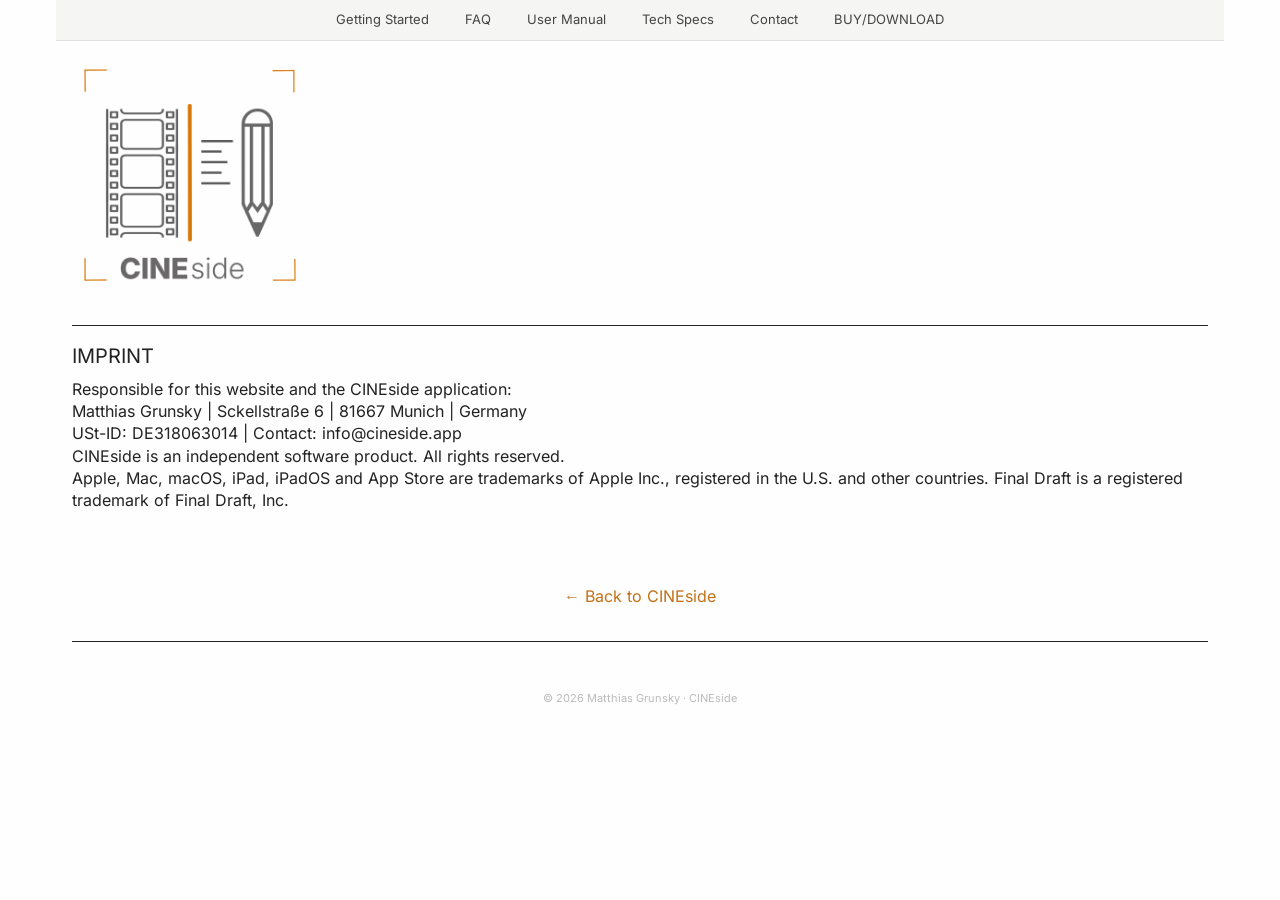
<file: imprint.html>
<!doctype html>
<html class="no-js no-touch"  lang="en">
<head>
    <meta charset="utf-8" />
	<title>CINEside | imprint</title>

	<meta http-equiv="x-ua-compatible" content="ie=edge" />
    <meta name="viewport" content="width=device-width, initial-scale=1.0, viewport-fit=cover" />

	<meta name="theme-version" content="6.26.0" />
	<meta name="foundation-version" content="6.9.0" />

	
<!-- ========================================================================
     CINEside &mdash; cineside.app
     Global head: SEO, OpenGraph, Twitter Card, JSON-LD
     charset/viewport/title kommen vom Theme bzw. RapidWeaver &mdash; hier NICHT setzen.
     Meta description + canonical sitzen im seitenspezifischen Head jeder Seite.
     ======================================================================== -->

<!-- ── Primary SEO ───────────────────────────────────────────────────────── -->
<meta name="keywords" content="cinematographer, director, DP, director of photography, shot list, shooting script, shot planning, film prep, screenplay planning, shooting order, cinematography software, film preparation, Mac app, iPad app, iPad shot list, offline, CINEside, CINEside CONNECT">
<meta name="robots" content="index, follow, max-image-preview:large">
<meta name="theme-color" content="#b87c1a">

<!-- ── Open Graph (Facebook, LinkedIn, Slack, Messaging apps) ────────────── -->
<meta property="og:type" content="website">
<meta property="og:image" content="https://cineside.app/resources/og-image.png">
<meta property="og:image:width" content="1200">
<meta property="og:image:height" content="630">
<meta property="og:image:alt" content="CINEside &mdash; shot planning for cinematographers and directors, on Mac and iPad">
<meta property="og:locale" content="en_US">
<meta property="og:site_name" content="CINEside">

<!-- ── Twitter / X Card ──────────────────────────────────────────────────── -->
<meta name="twitter:card" content="summary_large_image">
<meta name="twitter:image" content="https://cineside.app/resources/og-image.png">
<meta name="twitter:image:alt" content="CINEside &mdash; shot planning for cinematographers and directors, on Mac and iPad">

<!-- ── Structured data: CINEside (Mac & iPad) ─────────────────────────────────── -->
<script type="application/ld+json">
{
  "@context": "https://schema.org",
  "@type": "SoftwareApplication",
  "@id": "https://cineside.app/#cineside",
  "name": "CINEside",
  "alternateName": "CINEside for Mac and iPad",
  "description": "An app for Mac and iPad for cinematographers and directors preparing narrative work. Keeps your shot list, script, references, and department notes in one place. Imports Final Draft PDFs, detects scenes automatically, and lets you anchor shots to specific script passages. Works completely offline.",
  "url": "https://cineside.app/",
  "image": "https://cineside.app/resources/CINEside_logo_text.png",
  "applicationCategory": "MultimediaApplication",
  "applicationSubCategory": "Cinematography",
  "operatingSystem": "macOS 13 or newer, iPadOS 15 or newer",
  "processorRequirements": "Intel or Apple Silicon (Universal)",
  "downloadUrl": "https://apps.apple.com/app/cineside-shot-list-script/id6791491272",
  "installUrl": "https://apps.apple.com/app/cineside-shot-list-script/id6791491272",
  "releaseNotes": "https://cineside.app/whats-new.html",
  "inLanguage": "en",
    "sameAs": [
    "https://www.wikidata.org/wiki/Q141537740",
    "https://apps.apple.com/app/cineside-shot-list-script/id6791491272"
  ],
  "featureList": [
    "Import screenplays as PDF with automatic scene detection",
    "Build shot lists with size, angle, lens, camera move, POV/OS",
    "Anchor shots to specific passages in the script",
    "Re-import revised drafts &mdash; shots, notes, and anchors stay attached",
    "Attach reference photos, sun position diagrams, sketches, and storyboards per scene and per shot",
    "Add notes per department (Director, Gaffer, Art Department, Costume, Make Up, Key Grip)",
    "Flag VFX and SFX shots and export separate shot lists for post production",
    "Drag and drop into Shooting Order for daily schedules",
    "Export facing-pages PDF, shot list only, or notes sheet",
    "Collaborate with your director or cinematographer via CINEside CONNECT",
    "Works completely offline &mdash; no cloud, no AI"
  ],
  "author": {
    "@type": "Person",
    "@id": "https://matthias-grunsky.com/#person",
    "name": "Matthias Grunsky",
    "url": "https://matthias-grunsky.com/"
  },
  "offers": {
    "@type": "Offer",
    "price": "129.00",
    "priceCurrency": "USD",
    "category": "OneTimePurchase",
    "availability": "https://schema.org/InStock",
    "url": "https://apps.apple.com/app/cineside-shot-list-script/id6791491272"
  },
  "mentions": {
    "@type": "Article",
    "name": "Grunsky Releases Cineside",
    "url": "https://theasc.com/article/grunsky-releases-cineside/",
    "publisher": {
      "@type": "Organization",
      "name": "American Cinematographer"
    },
    "datePublished": "2026-06-22"
  }
}
</script>

<!-- ── Structured data: CINEside for iPad ────────────────────────────────── -->
<script type="application/ld+json">
{
  "@context": "https://schema.org",
  "@type": "SoftwareApplication",
  "@id": "https://cineside.app/#cineside-ipad",
  "name": "CINEside for iPad",
  "description": "The native iPad version of CINEside &mdash; the same shot planning workflow built around the screenplay, sharing the same project format as the Mac app. Free to download; the full version is a one-time purchase that covers both Mac and iPad. Works completely offline.",
  "url": "https://cineside.app/",
  "image": "https://cineside.app/resources/CINEside_logo_text.png",
  "applicationCategory": "MultimediaApplication",
  "applicationSubCategory": "Cinematography",
  "operatingSystem": "iPadOS 15 or newer",
  "downloadUrl": "https://apps.apple.com/app/cineside-shot-list-script/id6791491272",
  "installUrl": "https://apps.apple.com/app/cineside-shot-list-script/id6791491272",
  "inLanguage": "en",
  "featureList": [
    "Same project format as CINEside for Mac &mdash; open projects on either device",
    "Import screenplays as PDF with automatic scene detection",
    "Build shot lists and anchor shots to script passages",
    "Place camera, character, light, and grip anchors on floorplans",
    "Export facing-pages PDF, shot list, schedule, and reference sheets on device",
    "Works completely offline &mdash; no cloud, no AI"
  ],
  "author": {
    "@type": "Person",
    "@id": "https://matthias-grunsky.com/#person",
    "name": "Matthias Grunsky",
    "url": "https://matthias-grunsky.com/"
  },
  "offers": {
    "@type": "Offer",
    "price": "129.00",
    "priceCurrency": "USD",
    "category": "OneTimePurchase",
    "description": "Free to download. Full version as a one-time purchase that covers both Mac and iPad; local pricing on the App Store.",
    "availability": "https://schema.org/InStock",
    "url": "https://apps.apple.com/app/cineside-shot-list-script/id6791491272"
  }
}
</script>

<!-- ── Structured data: CINEside CONNECT as a companion SoftwareApplication ─ -->
<script type="application/ld+json">
{
  "@context": "https://schema.org",
  "@type": "SoftwareApplication",
  "@id": "https://cineside.app/#cineside-connect",
  "name": "CINEside CONNECT",
  "description": "A free companion app for directors and collaborators, on Mac and iPad. Opens project files sent from CINEside, lets directors add notes to shots, script passages, and reference images, and export the notes back. Read-only, works completely offline.",
  "url": "https://cineside.app/",
  "image": "https://cineside.app/resources/CINEside_CONNECT_logo_text.png",
  "applicationCategory": "MultimediaApplication",
  "applicationSubCategory": "Cinematography",
  "operatingSystem": "macOS 10.13 or newer, iPadOS 15 or newer",
  "processorRequirements": "Intel or Apple Silicon (Universal)",
  "downloadUrl": "https://apps.apple.com/app/cineside-connect/id6793694166",
  "installUrl": "https://apps.apple.com/app/cineside-connect/id6793694166",
  "inLanguage": "en",
  "featureList": [
    "Opens project files sent from CINEside",
    "Add notes to shots, script passages, and images",
    "Export notes as .cnsn for re-import into CINEside",
    "Read-only &mdash; cannot modify the project itself",
    "Works completely offline"
  ],
  "author": {
    "@type": "Person",
    "@id": "https://matthias-grunsky.com/#person",
    "name": "Matthias Grunsky",
    "url": "https://matthias-grunsky.com/"
  },
  "offers": {
    "@type": "Offer",
    "price": "0.00",
    "priceCurrency": "EUR",
    "availability": "https://schema.org/InStock",
    "url": "https://apps.apple.com/app/cineside-connect/id6793694166"
  },
  "isAccessoryOrSparePartFor": {
    "@id": "https://cineside.app/#cineside"
  }
}
</script>

<!-- ── Structured data: CINEside walkthrough video ───────────────────────── -->
<script type="application/ld+json">
{
  "@context": "https://schema.org",
  "@type": "VideoObject",
  "@id": "https://cineside.app/#walkthrough",
  "name": "CINEside &mdash; Walkthrough",
  "description": "Walkthrough of CINEside for cinematographers and directors: importing a screenplay, building the shot list, anchoring shots, and exporting for the crew.",
  "thumbnailUrl": "https://cineside.app/resources/og-image.png",
  "uploadDate": "2026-06-01",
  "duration": "PT1M32S",
  "contentUrl": "https://www.youtube.com/watch?v=msX2kV9YZTM",
  "embedUrl": "https://www.youtube-nocookie.com/embed/msX2kV9YZTM",
  "publisher": {
    "@type": "Person",
    "@id": "https://matthias-grunsky.com/#person",
    "name": "Matthias Grunsky"
  },
  "isPartOf": { "@id": "https://cineside.app/#cineside" }
}
</script>
  <script>(function(){try{var i=new Image();i.src='https://matthias-grunsky.com/px/cineside.gif?p='+encodeURIComponent(location.pathname)+'&r='+encodeURIComponent(document.referrer||'-');}catch(e){}})();</script>
<meta http-equiv="Content-Type" content="text/html; charset=utf-8" />
		<link rel="apple-touch-icon" sizes="167x167" href="https://cineside.app/resources/medium.png" />
<link rel="apple-touch-icon" sizes="180x180" href="https://cineside.app/resources/picturep.png" />
<link rel="apple-touch-icon" sizes="152x152" href="https://cineside.app/resources/small.png" />
<link rel="mask-icon" href="https://cineside.app/resources/CINEside-Logo.svg" color="rgba(255,255,255,1.00)" /><link rel="icon" type="image/png" href="https://cineside.app/resources/favicon_medium.png" sizes="32x32" />
<link rel="icon" type="image/png" href="https://cineside.app/resources/favicon_small.png" sizes="16x16" />
<link rel="icon" type="image/png" href="https://cineside.app/resources/favicon_large.png" sizes="64x64" />


	<meta name="description" content="Legal information and contact details for CINEside, developed by Matthias Grunsky, Munich.">
<link rel="canonical" href="https://cineside.app/imprint.html">
<meta name="robots" content="noindex, nofollow">

	<link rel="stylesheet" href="rw_common/themes/foundation6/foundation.css" />

	<template id="plugin-header">
        		<link rel='stylesheet' type='text/css' media='all' href='rw_common/plugins/stacks/stacks.css' />
<link rel="stylesheet" type="text/css" media="all" href="rw_common/plugins/stacks/fa5pro.css" />		<link rel='stylesheet' type='text/css' media='all' href='imprint_files/stacks_page_page2.css' />
        <script type='text/javascript' charset='utf-8' src='rw_common/plugins/stacks/jquery-2.2.4.min.js'></script>
        
        
        
		

		<script type='text/javascript' charset='utf-8' src='imprint_files/stacks_page_page2.js'></script>
        <meta name="formatter" content="Stacks v5.3.2 (6389)" >
		<meta class="stacks 5 stack version" id="ws.foundation.2col" name="2 Columns" content="6.26.0">
		<meta class="stacks 5 stack version" id="ws.foundation.1col" name="1 Column" content="6.26.0">
		<meta class="stacks 5 stack version" id="ws.foundation.header" name="Header" content="6.26.0">
		<meta class="stacks 5 stack version" id="ws.foundation.styles" name=" Site Styles" content="6.26.0">
		<meta class="stacks 5 stack version" id="ws.foundation.html" name="HTML" content="6.26.0">
		<meta class="stacks 5 stack version" id="ws.foundation.fontstyle3" name="Font Style" content="6.26.0">
		<meta class="stacks 5 stack version" id="ws.foundation.styles.fontcolor2" name="Font Color" content="6.26.0">
		<meta class="stacks 5 stack version" id="ws.foundation.picture" name="Picture" content="6.26.0">
		<meta class="stacks 5 stack version" id="ws.lines" name="Lines" content="2.2.1">
		<meta class="stacks 5 stack version" id="ws.foundation.link.container" name="Link Container" content="6.26.0">
		<meta class="stacks 5 stack version" id="ws.foundation.fa5.css" name="Font Awesome 5 CSS + Fonts" content="6.26.0">
		<meta class="stacks 5 stack version" id="ws.foundation.styles.textcolors" name="Text Colors" content="6.26.0">
		<meta class="stacks 5 stack version" id="ws.foundation.container" name=" Container" content="6.26.0">
		

	</template>

	<script integrity="sha384-L6Plmo9wRdbut7vf9+1Uod3iRjzt/Q3BvxIIr3SGZQlQh47LOxwfUSL/APINqgi7">const pluginHeader=document.getElementById("plugin-header").content.cloneNode(!0),pluginScripts=Array.from(pluginHeader.querySelectorAll("script")).filter((e=>!e.outerHTML.match(/jquery-\d\.\d\.\d\.min\.js/))),pluginStyles=Array.from(pluginHeader.querySelectorAll("link"));!function(){const e="127.0.0.1"===location.hostname,t=e=>e+"?v="+Math.random().toString(36).substring(2,15);pluginScripts.map((r=>(e&&r.hasAttribute("src")&&(r.src=t(r.src)),r)));let r=!1;const n=r=>{if("stylesheet"!==r.rel)return void document.head.appendChild(r);const n=["stacks_page_page"];for(const e of n)if(r.href.match(e))return void document.write(r.outerHTML);e&&(r.href=t(r.href)),r.media="print",r.addEventListener("load",(e=>e.target.media="all"),{once:!0}),document.head.appendChild(r)};for(const e of pluginStyles)"preload"!==e.rel&&(e.href.match("stacks.css")||(e.href.match("fa5pro.css")&&(r=!0),e.href.match("js-fa5pro.css")||!0===r&&e.href.match("font-awesome.min.css")||n(e)));const o=e=>{const t=document.createElement("link");t.rel="preload",t.as="script",t.href=e.src,document.head.appendChild(t)},c=pluginScripts.filter((e=>e.hasAttribute("src")));for(const e of c)o(e)}();</script>

    <link rel="preload" as="script" href="rw_common/themes/foundation6/foundation.js" />
    <link rel="preload" as="script" href="rw_common/themes/foundation6/jquery.min.js" />
    <link rel="preload" as="script" href="rw_common/themes/foundation6/what-input.min.js" />

	
	<!-- 17.11.26 -->
</head>

<body class="antialiased">



<div id='stacks_out_1' class='stacks_top'><div id='stacks_in_1' class=''>  <link type="text/css" rel="stylesheet" media="all" href="rw_common/plugins/stacks/utility.css" />   <link type="text/css" rel="stylesheet" media="print" onload="this.media='all'" href="rw_common/plugins/stacks/utility-extra.css" />         
   
 
 
 
  <div class='slice empty out'><div class='slice empty in'></div></div>  <div class='slice empty out'><div class='slice empty in'></div></div>   
<div id='stacks_out_612' class='stacks_out'><div id='stacks_in_612' class='stacks_in html_stack'><style>
@font-face{font-family:"Inter";font-style:normal;font-weight:400;font-display:swap;src:url("/resources/inter-latin-400-normal.woff2") format("woff2");}
@font-face{font-family:"Courier Prime";font-style:normal;font-weight:400;font-display:swap;src:url("/resources/courier-prime-latin-400-normal.woff2") format("woff2");}
html,body,p,.p,h2,.h2,h3,.h3,h4,.h4,h5,.h5,h6,.h6,blockquote,.menu li,li,form,.button,.myclass{font-family:"Inter",sans-serif;}
h1,.h1,.myclass{font-family:"Courier Prime",sans-serif;}
</style></div></div>  <div       class='container position-relative  overflow-hidden     '>   <div class="grid-container">  <div style="background:#f5f5f3;border-bottom:1px solid #e0e0dc;padding:10px 0;text-align:center;font-size:13px;">
  <a href="https://cineside.app/getting-started.html" style="color:#444;text-decoration:none;margin:0 16px;">Getting Started</a>
  <a href="https://cineside.app/shot-list-faq.html" style="color:#444;text-decoration:none;margin:0 16px;">FAQ</a>
  <a href="https://cineside.app/downloads/CINEside_User_Manual.pdf" target="_blank" rel="noopener"  style="color:#444;text-decoration:none;margin:0 16px;">User Manual</a>
  <a href="https://cineside.app/techspecs.html" style="color:#444;text-decoration:none;margin:0 16px;">Tech Specs</a>
  <a href="mailto:info@cineside.app" style="color:#444;text-decoration:none;margin:0 16px;">Contact</a>
<a href="https://cineside.app/#download" style="color:#444;text-decoration:none;margin:0 16px;">BUY/DOWNLOAD</a>
</div> 
<div class='grid-x    grid-margin-x grid-margin-y grid-padding-x grid-padding-y   align-bottom    '> <div class="cell small-3  ">  <a href="./" target="_self" class="link-container   "          >     <picture class=" stacks_in_592"  oncontextmenu="return false;"> <div class='slice empty out'><div class='slice empty in'></div></div>  <img class="    " loading="auto" srcset='imprint_files/image-592.png' src="imprint_files/image-592.png" alt="CINEside | Home" draggable="false" />       </picture>    
  </a>  
 </div> <div class="cell small-9  "> <div class='slice empty out'><div class='slice empty in'></div></div> </div> </div> 
  </div>   </div>   
  <div       class='container position-relative  overflow-hidden     '>   <div class="grid-container">  <div class='grid-x    grid-margin-x  grid-padding-x        '> <div class="cell small-12 medium-auto "> <div class="lines-wrapper "> <hr class="lines stacks_in_320 solid   ">   </div> 
 <h5 class='       '   >IMPRINT</h5> 
 <h6 class='       '   >

Responsible for this website and the CINEside application:<br>
Matthias Grunsky | 
Sckellstraße 6 | 
81667 Munich | 
Germany<br>

USt-ID: DE318063014 | 
Contact: info@cineside.app<br>

CINEside is an independent software product. All rights reserved.<br>

Apple, Mac, macOS, iPad, iPadOS and App Store are trademarks of Apple Inc., registered in the U.S. and other countries.
Final Draft is a registered trademark of Final Draft, Inc.</h6> 
<br> 
 </div> </div> 
  </div>   </div>   
<p style="text-align:center; margin-top:40px;">
  <a href="/" style="color:#c27118; text-decoration:none;">← Back to CINEside</a>
</p> 
  <div       class='container position-relative  overflow-hidden     '>   <div class="grid-container">  <div class='grid-x    grid-margin-x  grid-padding-x        '> <div class="cell small-12 medium-auto "> <div class="lines-wrapper "> <hr class="lines stacks_in_600 solid   ">   </div> 
 </div> </div> 
  </div>   </div>   
<div style="text-align:center; padding:20px 0; font-family:'Inter', -apple-system, sans-serif;"> <p style="font-size:11px; color:#bbb; margin-top:12px;">© 2026 Matthias Grunsky · CINEside</p>
</div> 
</div></div>



<script async src="rw_common/themes/foundation6/what-input.min.js"></script>
<script src="rw_common/themes/foundation6/jquery.min.js"></script>
<script integrity="sha384-LhLG2dDsbyGi75OY57kTvI/WowYrKuxeYai9iS1yqYwOPQX7qD1lOw0qMBa2Xh/J">for(const o of pluginScripts)document.write(o.outerHTML);</script>
<script integrity="sha384-BFzxG6ij/HP+1InLX57rEA5TpDIb8xIeQFChGPYQ0eoQgHLpXwuEuBi0+G6uxBt+">if("object"==typeof stacks&&"function"==typeof stacks.jQuery)var jQuery=stacks.jQuery,$=jQuery;</script>
<script src="rw_common/themes/foundation6/foundation.js"></script>

<script integrity="sha384-qRDjLKBnurzIEk3LoUNl2PqqiI2LI+34U5RuRRHWvJeEw8XGQWNOea741DzP0/YB">$(document).foundation();</script>
</body>
</html>
</file>
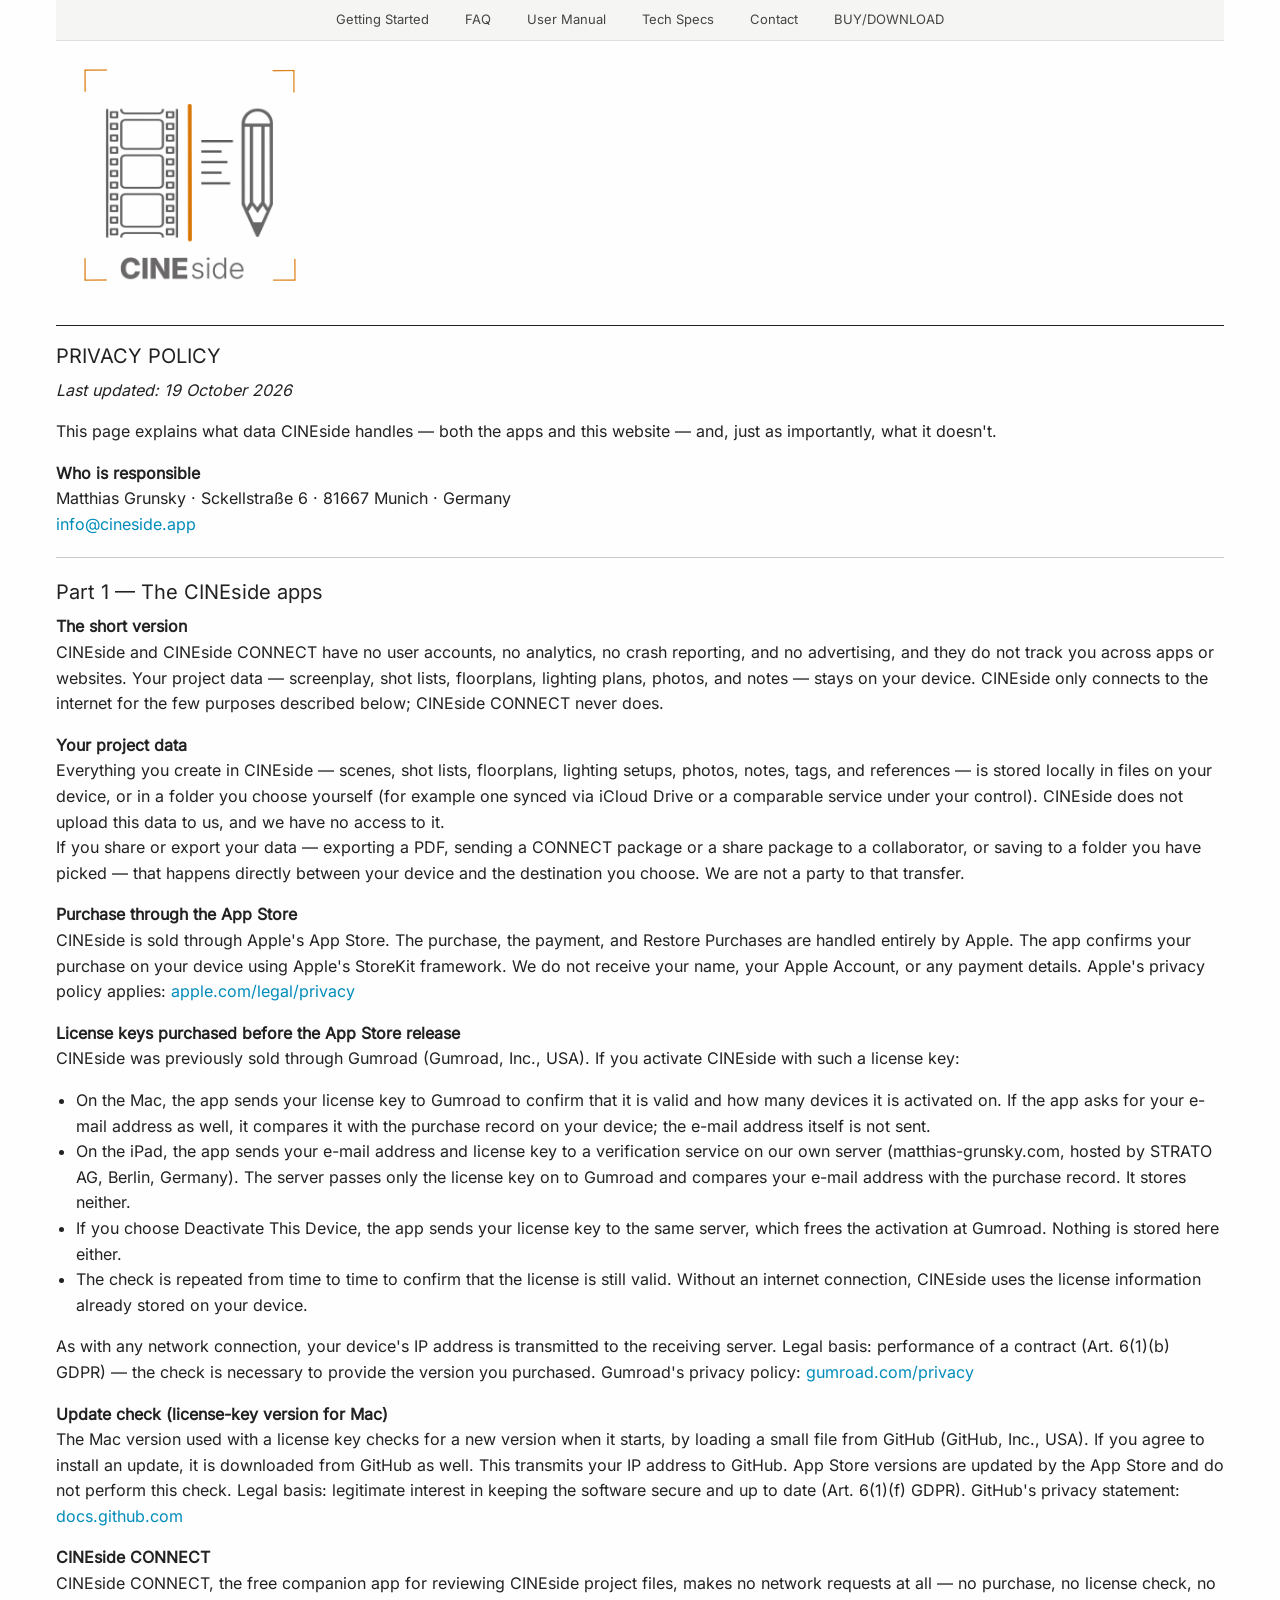
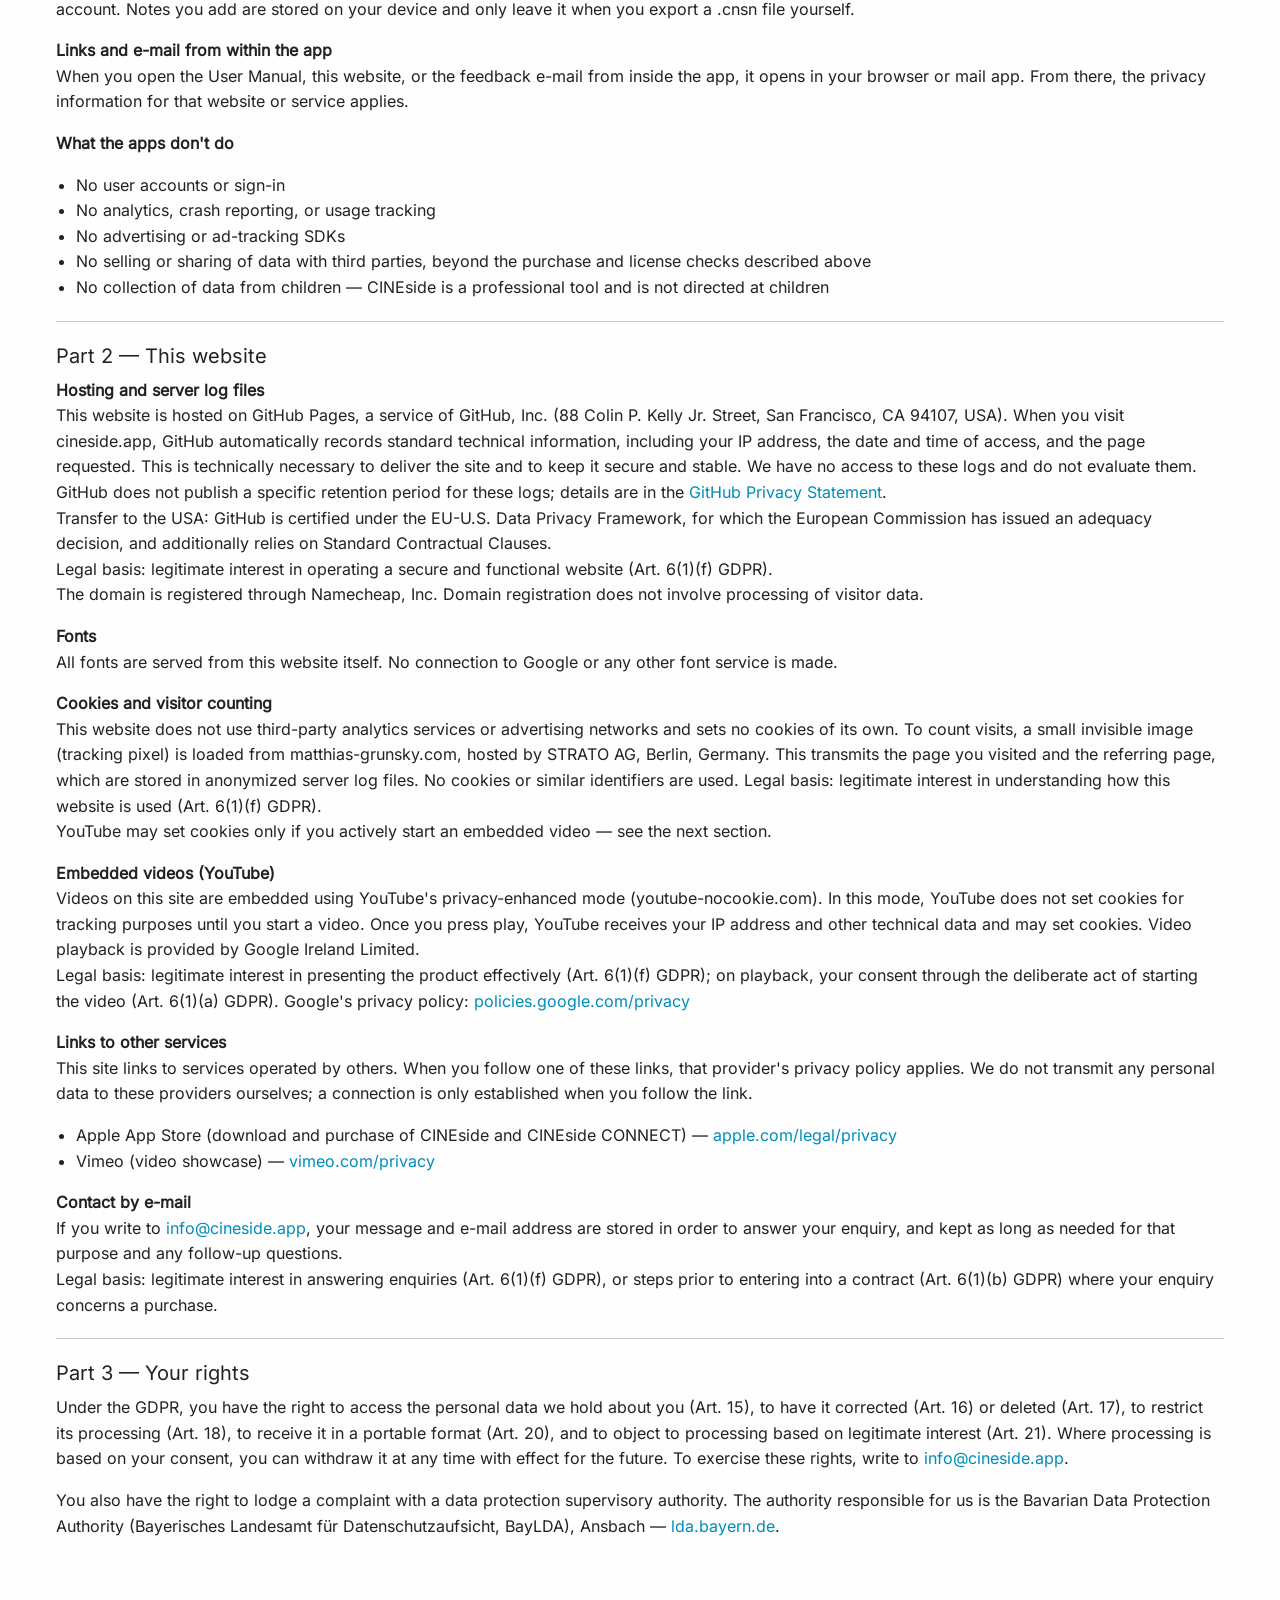
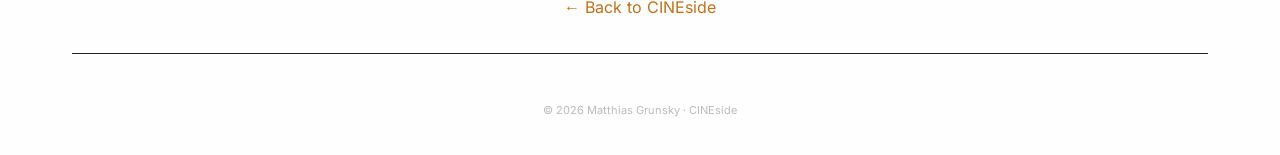
<file: privacy.html>
<!doctype html>
<html class="no-js no-touch"  lang="en">
<head>
    <meta charset="utf-8" />
	<title>CINEside | privacy</title>

	<meta http-equiv="x-ua-compatible" content="ie=edge" />
    <meta name="viewport" content="width=device-width, initial-scale=1.0, viewport-fit=cover" />

	<meta name="theme-version" content="6.26.0" />
	<meta name="foundation-version" content="6.9.0" />

	
<!-- ========================================================================
     CINEside &mdash; cineside.app
     Global head: SEO, OpenGraph, Twitter Card, JSON-LD
     charset/viewport/title kommen vom Theme bzw. RapidWeaver &mdash; hier NICHT setzen.
     Meta description + canonical sitzen im seitenspezifischen Head jeder Seite.
     ======================================================================== -->

<!-- ── Primary SEO ───────────────────────────────────────────────────────── -->
<meta name="keywords" content="cinematographer, director, DP, director of photography, shot list, shooting script, shot planning, film prep, screenplay planning, shooting order, cinematography software, film preparation, Mac app, iPad app, iPad shot list, offline, CINEside, CINEside CONNECT">
<meta name="robots" content="index, follow, max-image-preview:large">
<meta name="theme-color" content="#b87c1a">

<!-- ── Open Graph (Facebook, LinkedIn, Slack, Messaging apps) ────────────── -->
<meta property="og:type" content="website">
<meta property="og:image" content="https://cineside.app/resources/og-image.png">
<meta property="og:image:width" content="1200">
<meta property="og:image:height" content="630">
<meta property="og:image:alt" content="CINEside &mdash; shot planning for cinematographers and directors, on Mac and iPad">
<meta property="og:locale" content="en_US">
<meta property="og:site_name" content="CINEside">

<!-- ── Twitter / X Card ──────────────────────────────────────────────────── -->
<meta name="twitter:card" content="summary_large_image">
<meta name="twitter:image" content="https://cineside.app/resources/og-image.png">
<meta name="twitter:image:alt" content="CINEside &mdash; shot planning for cinematographers and directors, on Mac and iPad">

<!-- ── Structured data: CINEside (Mac & iPad) ─────────────────────────────────── -->
<script type="application/ld+json">
{
  "@context": "https://schema.org",
  "@type": "SoftwareApplication",
  "@id": "https://cineside.app/#cineside",
  "name": "CINEside",
  "alternateName": "CINEside for Mac and iPad",
  "description": "An app for Mac and iPad for cinematographers and directors preparing narrative work. Keeps your shot list, script, references, and department notes in one place. Imports Final Draft PDFs, detects scenes automatically, and lets you anchor shots to specific script passages. Works completely offline.",
  "url": "https://cineside.app/",
  "image": "https://cineside.app/resources/CINEside_logo_text.png",
  "applicationCategory": "MultimediaApplication",
  "applicationSubCategory": "Cinematography",
  "operatingSystem": "macOS 13 or newer, iPadOS 15 or newer",
  "processorRequirements": "Intel or Apple Silicon (Universal)",
  "downloadUrl": "https://apps.apple.com/app/cineside-shot-list-script/id6791491272",
  "installUrl": "https://apps.apple.com/app/cineside-shot-list-script/id6791491272",
  "releaseNotes": "https://cineside.app/whats-new.html",
  "inLanguage": "en",
    "sameAs": [
    "https://www.wikidata.org/wiki/Q141537740",
    "https://apps.apple.com/app/cineside-shot-list-script/id6791491272"
  ],
  "featureList": [
    "Import screenplays as PDF with automatic scene detection",
    "Build shot lists with size, angle, lens, camera move, POV/OS",
    "Anchor shots to specific passages in the script",
    "Re-import revised drafts &mdash; shots, notes, and anchors stay attached",
    "Attach reference photos, sun position diagrams, sketches, and storyboards per scene and per shot",
    "Add notes per department (Director, Gaffer, Art Department, Costume, Make Up, Key Grip)",
    "Flag VFX and SFX shots and export separate shot lists for post production",
    "Drag and drop into Shooting Order for daily schedules",
    "Export facing-pages PDF, shot list only, or notes sheet",
    "Collaborate with your director or cinematographer via CINEside CONNECT",
    "Works completely offline &mdash; no cloud, no AI"
  ],
  "author": {
    "@type": "Person",
    "@id": "https://matthias-grunsky.com/#person",
    "name": "Matthias Grunsky",
    "url": "https://matthias-grunsky.com/"
  },
  "offers": {
    "@type": "Offer",
    "price": "129.00",
    "priceCurrency": "USD",
    "category": "OneTimePurchase",
    "availability": "https://schema.org/InStock",
    "url": "https://apps.apple.com/app/cineside-shot-list-script/id6791491272"
  },
  "mentions": {
    "@type": "Article",
    "name": "Grunsky Releases Cineside",
    "url": "https://theasc.com/article/grunsky-releases-cineside/",
    "publisher": {
      "@type": "Organization",
      "name": "American Cinematographer"
    },
    "datePublished": "2026-06-22"
  }
}
</script>

<!-- ── Structured data: CINEside for iPad ────────────────────────────────── -->
<script type="application/ld+json">
{
  "@context": "https://schema.org",
  "@type": "SoftwareApplication",
  "@id": "https://cineside.app/#cineside-ipad",
  "name": "CINEside for iPad",
  "description": "The native iPad version of CINEside &mdash; the same shot planning workflow built around the screenplay, sharing the same project format as the Mac app. Free to download; the full version is a one-time purchase that covers both Mac and iPad. Works completely offline.",
  "url": "https://cineside.app/",
  "image": "https://cineside.app/resources/CINEside_logo_text.png",
  "applicationCategory": "MultimediaApplication",
  "applicationSubCategory": "Cinematography",
  "operatingSystem": "iPadOS 15 or newer",
  "downloadUrl": "https://apps.apple.com/app/cineside-shot-list-script/id6791491272",
  "installUrl": "https://apps.apple.com/app/cineside-shot-list-script/id6791491272",
  "inLanguage": "en",
  "featureList": [
    "Same project format as CINEside for Mac &mdash; open projects on either device",
    "Import screenplays as PDF with automatic scene detection",
    "Build shot lists and anchor shots to script passages",
    "Place camera, character, light, and grip anchors on floorplans",
    "Export facing-pages PDF, shot list, schedule, and reference sheets on device",
    "Works completely offline &mdash; no cloud, no AI"
  ],
  "author": {
    "@type": "Person",
    "@id": "https://matthias-grunsky.com/#person",
    "name": "Matthias Grunsky",
    "url": "https://matthias-grunsky.com/"
  },
  "offers": {
    "@type": "Offer",
    "price": "129.00",
    "priceCurrency": "USD",
    "category": "OneTimePurchase",
    "description": "Free to download. Full version as a one-time purchase that covers both Mac and iPad; local pricing on the App Store.",
    "availability": "https://schema.org/InStock",
    "url": "https://apps.apple.com/app/cineside-shot-list-script/id6791491272"
  }
}
</script>

<!-- ── Structured data: CINEside CONNECT as a companion SoftwareApplication ─ -->
<script type="application/ld+json">
{
  "@context": "https://schema.org",
  "@type": "SoftwareApplication",
  "@id": "https://cineside.app/#cineside-connect",
  "name": "CINEside CONNECT",
  "description": "A free companion app for directors and collaborators, on Mac and iPad. Opens project files sent from CINEside, lets directors add notes to shots, script passages, and reference images, and export the notes back. Read-only, works completely offline.",
  "url": "https://cineside.app/",
  "image": "https://cineside.app/resources/CINEside_CONNECT_logo_text.png",
  "applicationCategory": "MultimediaApplication",
  "applicationSubCategory": "Cinematography",
  "operatingSystem": "macOS 10.13 or newer, iPadOS 15 or newer",
  "processorRequirements": "Intel or Apple Silicon (Universal)",
  "downloadUrl": "https://apps.apple.com/app/cineside-connect/id6793694166",
  "installUrl": "https://apps.apple.com/app/cineside-connect/id6793694166",
  "inLanguage": "en",
  "featureList": [
    "Opens project files sent from CINEside",
    "Add notes to shots, script passages, and images",
    "Export notes as .cnsn for re-import into CINEside",
    "Read-only &mdash; cannot modify the project itself",
    "Works completely offline"
  ],
  "author": {
    "@type": "Person",
    "@id": "https://matthias-grunsky.com/#person",
    "name": "Matthias Grunsky",
    "url": "https://matthias-grunsky.com/"
  },
  "offers": {
    "@type": "Offer",
    "price": "0.00",
    "priceCurrency": "EUR",
    "availability": "https://schema.org/InStock",
    "url": "https://apps.apple.com/app/cineside-connect/id6793694166"
  },
  "isAccessoryOrSparePartFor": {
    "@id": "https://cineside.app/#cineside"
  }
}
</script>

<!-- ── Structured data: CINEside walkthrough video ───────────────────────── -->
<script type="application/ld+json">
{
  "@context": "https://schema.org",
  "@type": "VideoObject",
  "@id": "https://cineside.app/#walkthrough",
  "name": "CINEside &mdash; Walkthrough",
  "description": "Walkthrough of CINEside for cinematographers and directors: importing a screenplay, building the shot list, anchoring shots, and exporting for the crew.",
  "thumbnailUrl": "https://cineside.app/resources/og-image.png",
  "uploadDate": "2026-06-01",
  "duration": "PT1M32S",
  "contentUrl": "https://www.youtube.com/watch?v=msX2kV9YZTM",
  "embedUrl": "https://www.youtube-nocookie.com/embed/msX2kV9YZTM",
  "publisher": {
    "@type": "Person",
    "@id": "https://matthias-grunsky.com/#person",
    "name": "Matthias Grunsky"
  },
  "isPartOf": { "@id": "https://cineside.app/#cineside" }
}
</script>
  <script>(function(){try{var i=new Image();i.src='https://matthias-grunsky.com/px/cineside.gif?p='+encodeURIComponent(location.pathname)+'&r='+encodeURIComponent(document.referrer||'-');}catch(e){}})();</script>
<meta http-equiv="Content-Type" content="text/html; charset=utf-8" />
		<link rel="apple-touch-icon" sizes="167x167" href="https://cineside.app/resources/medium.png" />
<link rel="apple-touch-icon" sizes="180x180" href="https://cineside.app/resources/picturep.png" />
<link rel="apple-touch-icon" sizes="152x152" href="https://cineside.app/resources/small.png" />
<link rel="mask-icon" href="https://cineside.app/resources/CINEside-Logo.svg" color="rgba(255,255,255,1.00)" /><link rel="icon" type="image/png" href="https://cineside.app/resources/favicon_medium.png" sizes="32x32" />
<link rel="icon" type="image/png" href="https://cineside.app/resources/favicon_small.png" sizes="16x16" />
<link rel="icon" type="image/png" href="https://cineside.app/resources/favicon_large.png" sizes="64x64" />


	<meta name="description" content="Privacy policy for CINEside and cineside.app — how data is handled, developed by Matthias Grunsky, Munich.">
<link rel="canonical" href="https://cineside.app/privacy.html">
<meta name="robots" content="noindex, nofollow">

	<link rel="stylesheet" href="rw_common/themes/foundation6/foundation.css" />

	<template id="plugin-header">
        		<link rel='stylesheet' type='text/css' media='all' href='rw_common/plugins/stacks/stacks.css' />
<link rel="stylesheet" type="text/css" media="all" href="rw_common/plugins/stacks/fa5pro.css" />		<link rel='stylesheet' type='text/css' media='all' href='privacy_files/stacks_page_page6.css' />
        <script type='text/javascript' charset='utf-8' src='rw_common/plugins/stacks/jquery-2.2.4.min.js'></script>
        
        
        
		

		<script type='text/javascript' charset='utf-8' src='privacy_files/stacks_page_page6.js'></script>
        <meta name="formatter" content="Stacks v5.3.2 (6389)" >
		<meta class="stacks 5 stack version" id="ws.foundation.container" name=" Container" content="6.26.0">
		<meta class="stacks 5 stack version" id="ws.foundation.2col" name="2 Columns" content="6.26.0">
		<meta class="stacks 5 stack version" id="ws.foundation.1col" name="1 Column" content="6.26.0">
		<meta class="stacks 5 stack version" id="ws.foundation.styles" name=" Site Styles" content="6.26.0">
		<meta class="stacks 5 stack version" id="ws.foundation.html" name="HTML" content="6.26.0">
		<meta class="stacks 5 stack version" id="ws.foundation.fontstyle3" name="Font Style" content="6.26.0">
		<meta class="stacks 5 stack version" id="ws.foundation.styles.fontcolor2" name="Font Color" content="6.26.0">
		<meta class="stacks 5 stack version" id="ws.foundation.picture" name="Picture" content="6.26.0">
		<meta class="stacks 5 stack version" id="ws.lines" name="Lines" content="2.2.1">
		<meta class="stacks 5 stack version" id="ws.foundation.link.container" name="Link Container" content="6.26.0">
		<meta class="stacks 5 stack version" id="ws.foundation.fa5.css" name="Font Awesome 5 CSS + Fonts" content="6.26.0">
		<meta class="stacks 5 stack version" id="ws.foundation.styles.textcolors" name="Text Colors" content="6.26.0">
		

	</template>

	<script integrity="sha384-L6Plmo9wRdbut7vf9+1Uod3iRjzt/Q3BvxIIr3SGZQlQh47LOxwfUSL/APINqgi7">const pluginHeader=document.getElementById("plugin-header").content.cloneNode(!0),pluginScripts=Array.from(pluginHeader.querySelectorAll("script")).filter((e=>!e.outerHTML.match(/jquery-\d\.\d\.\d\.min\.js/))),pluginStyles=Array.from(pluginHeader.querySelectorAll("link"));!function(){const e="127.0.0.1"===location.hostname,t=e=>e+"?v="+Math.random().toString(36).substring(2,15);pluginScripts.map((r=>(e&&r.hasAttribute("src")&&(r.src=t(r.src)),r)));let r=!1;const n=r=>{if("stylesheet"!==r.rel)return void document.head.appendChild(r);const n=["stacks_page_page"];for(const e of n)if(r.href.match(e))return void document.write(r.outerHTML);e&&(r.href=t(r.href)),r.media="print",r.addEventListener("load",(e=>e.target.media="all"),{once:!0}),document.head.appendChild(r)};for(const e of pluginStyles)"preload"!==e.rel&&(e.href.match("stacks.css")||(e.href.match("fa5pro.css")&&(r=!0),e.href.match("js-fa5pro.css")||!0===r&&e.href.match("font-awesome.min.css")||n(e)));const o=e=>{const t=document.createElement("link");t.rel="preload",t.as="script",t.href=e.src,document.head.appendChild(t)},c=pluginScripts.filter((e=>e.hasAttribute("src")));for(const e of c)o(e)}();</script>

    <link rel="preload" as="script" href="rw_common/themes/foundation6/foundation.js" />
    <link rel="preload" as="script" href="rw_common/themes/foundation6/jquery.min.js" />
    <link rel="preload" as="script" href="rw_common/themes/foundation6/what-input.min.js" />

	
	<!-- 17.11.26 -->
</head>

<body class="antialiased">



<div id='stacks_out_1' class='stacks_top'><div id='stacks_in_1' class=''>  <link type="text/css" rel="stylesheet" media="all" href="rw_common/plugins/stacks/utility.css" />   <link type="text/css" rel="stylesheet" media="print" onload="this.media='all'" href="rw_common/plugins/stacks/utility-extra.css" />         
   
 
 
 
  <div class='slice empty out'><div class='slice empty in'></div></div>  <div class='slice empty out'><div class='slice empty in'></div></div>   
<div id='stacks_out_647' class='stacks_out'><div id='stacks_in_647' class='stacks_in html_stack'><style>
@font-face{font-family:"Inter";font-style:normal;font-weight:400;font-display:swap;src:url("/resources/inter-latin-400-normal.woff2") format("woff2");}
@font-face{font-family:"Courier Prime";font-style:normal;font-weight:400;font-display:swap;src:url("/resources/courier-prime-latin-400-normal.woff2") format("woff2");}
html,body,p,.p,h2,.h2,h3,.h3,h4,.h4,h5,.h5,h6,.h6,blockquote,.menu li,li,form,.button,.myclass{font-family:"Inter",sans-serif;}
h1,.h1,.myclass{font-family:"Courier Prime",sans-serif;}
</style></div></div>  <div       class='container position-relative  overflow-hidden     '>   <div class="grid-container">  <div style="background:#f5f5f3;border-bottom:1px solid #e0e0dc;padding:10px 0;text-align:center;font-size:13px;">
  <a href="https://cineside.app/getting-started.html" style="color:#444;text-decoration:none;margin:0 16px;">Getting Started</a>
  <a href="https://cineside.app/shot-list-faq.html" style="color:#444;text-decoration:none;margin:0 16px;">FAQ</a>
  <a href="https://cineside.app/downloads/CINEside_User_Manual.pdf" target="_blank" rel="noopener"  style="color:#444;text-decoration:none;margin:0 16px;">User Manual</a>
  <a href="https://cineside.app/techspecs.html" style="color:#444;text-decoration:none;margin:0 16px;">Tech Specs</a>
  <a href="mailto:info@cineside.app" style="color:#444;text-decoration:none;margin:0 16px;">Contact</a>
<a href="https://cineside.app/#download" style="color:#444;text-decoration:none;margin:0 16px;">BUY/DOWNLOAD</a>
</div> 
<div class='grid-x    grid-margin-x grid-margin-y grid-padding-x grid-padding-y   align-bottom    '> <div class="cell small-3  ">  <a href="./" target="_self" class="link-container   "          >     <picture class=" stacks_in_592"  oncontextmenu="return false;"> <div class='slice empty out'><div class='slice empty in'></div></div>  <img class="    " loading="auto" srcset='privacy_files/image-592.png' src="privacy_files/image-592.png" alt="CINEside | Home" draggable="false" />       </picture>    
  </a>  
 </div> <div class="cell small-9  "> <div class='slice empty out'><div class='slice empty in'></div></div> </div> </div> 
  </div>   </div>   
  <div       class='container position-relative  overflow-hidden     '>   <div class="grid-container">  <div class="lines-wrapper "> <hr class="lines stacks_in_652 solid   ">   </div> 
  </div>   </div>   
  <div       class='container position-relative  overflow-hidden     '>   <div class="grid-container">  <div id='stacks_out_645' class='stacks_out'><div id='stacks_in_645' class='stacks_in html_stack'><!-- ==========================================================================
     CINEside — Privacy Policy, Entwurf 19.10.2026
     Ersetzt die drei Header-Stacks (Einleitung, Part 1, Part 2) auf privacy.html.
     In RapidWeaver: ein HTML-Stack, diesen Inhalt komplett einfügen.
     Kommentare wie dieser erscheinen nicht auf der Seite.
     Vor dem Veröffentlichen die mit PRÜFEN markierten Stellen klären.
     ========================================================================== -->

<h5>PRIVACY POLICY</h5>
<p><em>Last updated: 19 October 2026</em></p>

<p>This page explains what data CINEside handles — both the apps and this website — and, just as importantly, what it doesn't.</p>

<p><strong>Who is responsible</strong><br>
Matthias Grunsky · Sckellstraße 6 · 81667 Munich · Germany<br>
<a href="mailto:info@cineside.app?subject=privacy">info@cineside.app</a></p>

<hr>

<h5>Part 1 — The CINEside apps</h5>

<p><strong>The short version</strong><br>
CINEside and CINEside CONNECT have no user accounts, no analytics, no crash reporting, and no advertising, and they do not track you across apps or websites. Your project data — screenplay, shot lists, floorplans, lighting plans, photos, and notes — stays on your device. CINEside only connects to the internet for the few purposes described below; CINEside CONNECT never does.</p>

<p><strong>Your project data</strong><br>
Everything you create in CINEside — scenes, shot lists, floorplans, lighting setups, photos, notes, tags, and references — is stored locally in files on your device, or in a folder you choose yourself (for example one synced via iCloud Drive or a comparable service under your control). CINEside does not upload this data to us, and we have no access to it.<br>
If you share or export your data — exporting a PDF, sending a CONNECT package or a share package to a collaborator, or saving to a folder you have picked — that happens directly between your device and the destination you choose. We are not a party to that transfer.</p>

<p><strong>Purchase through the App Store</strong><br>
CINEside is sold through Apple's App Store. The purchase, the payment, and Restore Purchases are handled entirely by Apple. The app confirms your purchase on your device using Apple's StoreKit framework. We do not receive your name, your Apple Account, or any payment details. Apple's privacy policy applies: <a href="https://www.apple.com/legal/privacy/" target="_blank" rel="noopener">apple.com/legal/privacy</a></p>

<p><strong>License keys purchased before the App Store release</strong><br>
CINEside was previously sold through Gumroad (Gumroad, Inc., USA). If you activate CINEside with such a license key:</p>
<ul>
  <li>On the Mac, the app sends your license key to Gumroad to confirm that it is valid and how many devices it is activated on. If the app asks for your e-mail address as well, it compares it with the purchase record on your device; the e-mail address itself is not sent.</li>
  <li>On the iPad, the app sends your e-mail address and license key to a verification service on our own server (matthias-grunsky.com, hosted by STRATO AG, Berlin, Germany). The server passes only the license key on to Gumroad and compares your e-mail address with the purchase record. It stores neither.</li>
  <li>If you choose Deactivate This Device, the app sends your license key to the same server, which frees the activation at Gumroad. Nothing is stored here either.</li>
  <li>The check is repeated from time to time to confirm that the license is still valid. Without an internet connection, CINEside uses the license information already stored on your device.</li>
</ul>
<p>As with any network connection, your device's IP address is transmitted to the receiving server. Legal basis: performance of a contract (Art. 6(1)(b) GDPR) — the check is necessary to provide the version you purchased. Gumroad's privacy policy: <a href="https://gumroad.com/privacy" target="_blank" rel="noopener">gumroad.com/privacy</a></p>

<p><strong>Update check (license-key version for Mac)</strong><br>
The Mac version used with a license key checks for a new version when it starts, by loading a small file from GitHub (GitHub, Inc., USA). If you agree to install an update, it is downloaded from GitHub as well. This transmits your IP address to GitHub. App Store versions are updated by the App Store and do not perform this check. Legal basis: legitimate interest in keeping the software secure and up to date (Art. 6(1)(f) GDPR). GitHub's privacy statement: <a href="https://docs.github.com/site-policy/privacy-policies/github-general-privacy-statement" target="_blank" rel="noopener">docs.github.com</a></p>

<p><strong>CINEside CONNECT</strong><br>
CINEside CONNECT, the free companion app for reviewing CINEside project files, makes no network requests at all — no purchase, no license check, no account. Notes you add are stored on your device and only leave it when you export a .cnsn file yourself.</p>

<p><strong>Links and e-mail from within the app</strong><br>
When you open the User Manual, this website, or the feedback e-mail from inside the app, it opens in your browser or mail app. From there, the privacy information for that website or service applies.</p>

<p><strong>What the apps don't do</strong></p>
<ul>
  <li>No user accounts or sign-in</li>
  <li>No analytics, crash reporting, or usage tracking</li>
  <li>No advertising or ad-tracking SDKs</li>
  <li>No selling or sharing of data with third parties, beyond the purchase and license checks described above</li>
  <li>No collection of data from children — CINEside is a professional tool and is not directed at children</li>
</ul>

<hr>

<h5>Part 2 — This website</h5>

<p><strong>Hosting and server log files</strong><br>
This website is hosted on GitHub Pages, a service of GitHub, Inc. (88 Colin P. Kelly Jr. Street, San Francisco, CA 94107, USA). When you visit cineside.app, GitHub automatically records standard technical information, including your IP address, the date and time of access, and the page requested. This is technically necessary to deliver the site and to keep it secure and stable. We have no access to these logs and do not evaluate them. GitHub does not publish a specific retention period for these logs; details are in the <a href="https://docs.github.com/site-policy/privacy-policies/github-general-privacy-statement" target="_blank" rel="noopener">GitHub Privacy Statement</a>.<br>
Transfer to the USA: GitHub is certified under the EU-U.S. Data Privacy Framework, for which the European Commission has issued an adequacy decision, and additionally relies on Standard Contractual Clauses.<br>
Legal basis: legitimate interest in operating a secure and functional website (Art. 6(1)(f) GDPR).<br>
The domain is registered through Namecheap, Inc. Domain registration does not involve processing of visitor data.</p>


<p><strong>Fonts</strong><br>
All fonts are served from this website itself. No connection to Google or any other font service is made.</p>

<!-- Zählpixel: Dieser Absatz gilt, sobald die Pixel-Zeile wieder im Global Head
     (RapidWeaver) und in techspecs.html steckt. -->
<p><strong>Cookies and visitor counting</strong><br>
This website does not use third-party analytics services or advertising networks and sets no cookies of its own. To count visits, a small invisible image (tracking pixel) is loaded from matthias-grunsky.com, hosted by STRATO AG, Berlin, Germany. This transmits the page you visited and the referring page, which are stored in anonymized server log files. No cookies or similar identifiers are used. Legal basis: legitimate interest in understanding how this website is used (Art. 6(1)(f) GDPR).<br>
YouTube may set cookies only if you actively start an embedded video — see the next section.</p>

<p><strong>Embedded videos (YouTube)</strong><br>
Videos on this site are embedded using YouTube's privacy-enhanced mode (youtube-nocookie.com). In this mode, YouTube does not set cookies for tracking purposes until you start a video. Once you press play, YouTube receives your IP address and other technical data and may set cookies. Video playback is provided by Google Ireland Limited.<br>
Legal basis: legitimate interest in presenting the product effectively (Art. 6(1)(f) GDPR); on playback, your consent through the deliberate act of starting the video (Art. 6(1)(a) GDPR). Google's privacy policy: <a href="https://policies.google.com/privacy" target="_blank" rel="noopener">policies.google.com/privacy</a></p>

<p><strong>Links to other services</strong><br>
This site links to services operated by others. When you follow one of these links, that provider's privacy policy applies. We do not transmit any personal data to these providers ourselves; a connection is only established when you follow the link.</p>
<ul>
  <li>Apple App Store (download and purchase of CINEside and CINEside CONNECT) — <a href="https://www.apple.com/legal/privacy/" target="_blank" rel="noopener">apple.com/legal/privacy</a></li>
  <li>Vimeo (video showcase) — <a href="https://vimeo.com/privacy" target="_blank" rel="noopener">vimeo.com/privacy</a></li>
</ul>

<p><strong>Contact by e-mail</strong><br>
If you write to <a href="mailto:info@cineside.app?subject=privacy">info@cineside.app</a>, your message and e-mail address are stored in order to answer your enquiry, and kept as long as needed for that purpose and any follow-up questions.<br>
Legal basis: legitimate interest in answering enquiries (Art. 6(1)(f) GDPR), or steps prior to entering into a contract (Art. 6(1)(b) GDPR) where your enquiry concerns a purchase.</p>

<hr>

<h5>Part 3 — Your rights</h5>

<p>Under the GDPR, you have the right to access the personal data we hold about you (Art. 15), to have it corrected (Art. 16) or deleted (Art. 17), to restrict its processing (Art. 18), to receive it in a portable format (Art. 20), and to object to processing based on legitimate interest (Art. 21). Where processing is based on your consent, you can withdraw it at any time with effect for the future. To exercise these rights, write to <a href="mailto:info@cineside.app?subject=privacy">info@cineside.app</a>.</p>

<p>You also have the right to lodge a complaint with a data protection supervisory authority. The authority responsible for us is the Bavarian Data Protection Authority (Bayerisches Landesamt für Datenschutzaufsicht, BayLDA), Ansbach — <a href="https://www.lda.bayern.de" target="_blank" rel="noopener">lda.bayern.de</a>.</p></div></div>  </div>   </div>   
<p style="text-align:center; margin-top:40px;">
  <a href="/" style="color:#c27118; text-decoration:none;">← Back to CINEside</a>
</p> 
  <div       class='container position-relative  overflow-hidden     '>   <div class="grid-container">  <div class='grid-x    grid-margin-x  grid-padding-x        '> <div class="cell small-12 medium-auto "> <div class="lines-wrapper "> <hr class="lines stacks_in_600 solid   ">   </div> 
 </div> </div> 
  </div>   </div>   
<div style="text-align:center; padding:20px 0; font-family:'Inter', -apple-system, sans-serif;"> <p style="font-size:11px; color:#bbb; margin-top:12px;">© 2026 Matthias Grunsky · CINEside</p>
</div> 
</div></div>



<script async src="rw_common/themes/foundation6/what-input.min.js"></script>
<script src="rw_common/themes/foundation6/jquery.min.js"></script>
<script integrity="sha384-LhLG2dDsbyGi75OY57kTvI/WowYrKuxeYai9iS1yqYwOPQX7qD1lOw0qMBa2Xh/J">for(const o of pluginScripts)document.write(o.outerHTML);</script>
<script integrity="sha384-BFzxG6ij/HP+1InLX57rEA5TpDIb8xIeQFChGPYQ0eoQgHLpXwuEuBi0+G6uxBt+">if("object"==typeof stacks&&"function"==typeof stacks.jQuery)var jQuery=stacks.jQuery,$=jQuery;</script>
<script src="rw_common/themes/foundation6/foundation.js"></script>

<script integrity="sha384-qRDjLKBnurzIEk3LoUNl2PqqiI2LI+34U5RuRRHWvJeEw8XGQWNOea741DzP0/YB">$(document).foundation();</script>
</body>
</html>
</file>
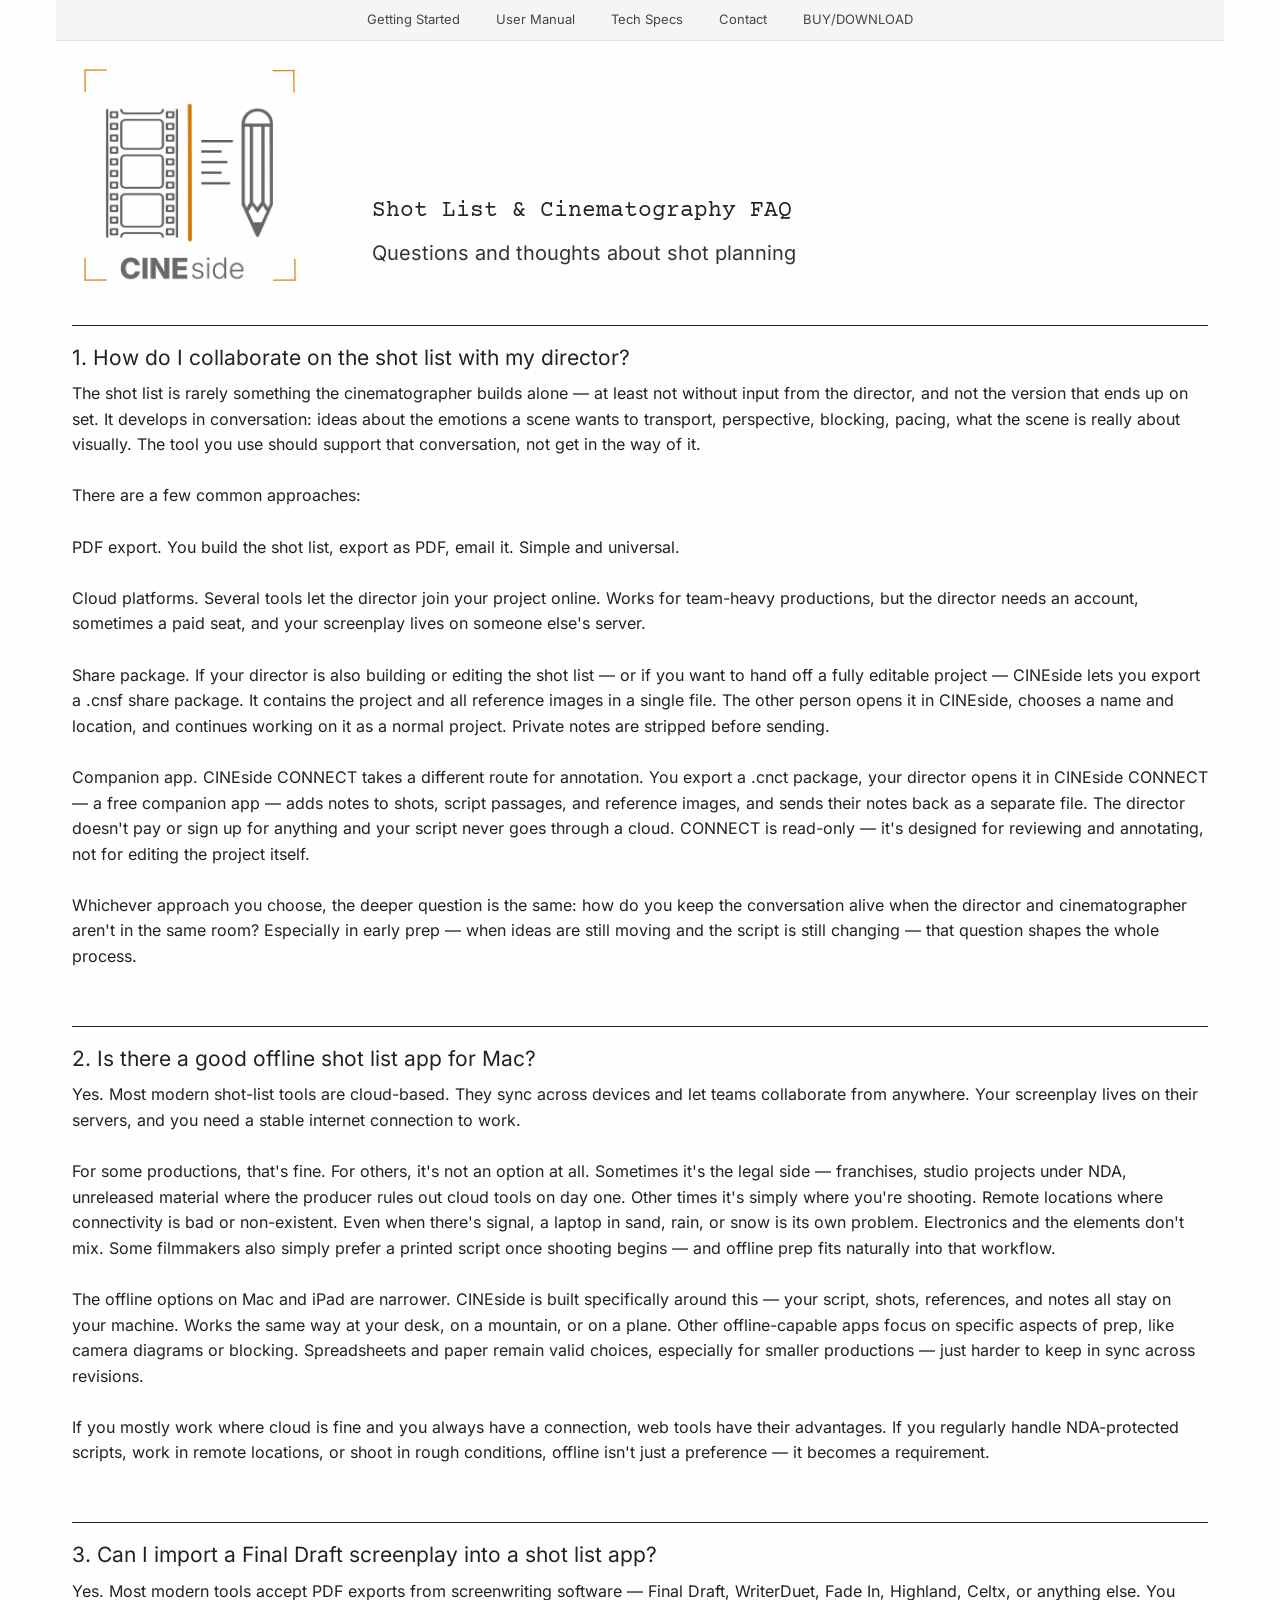
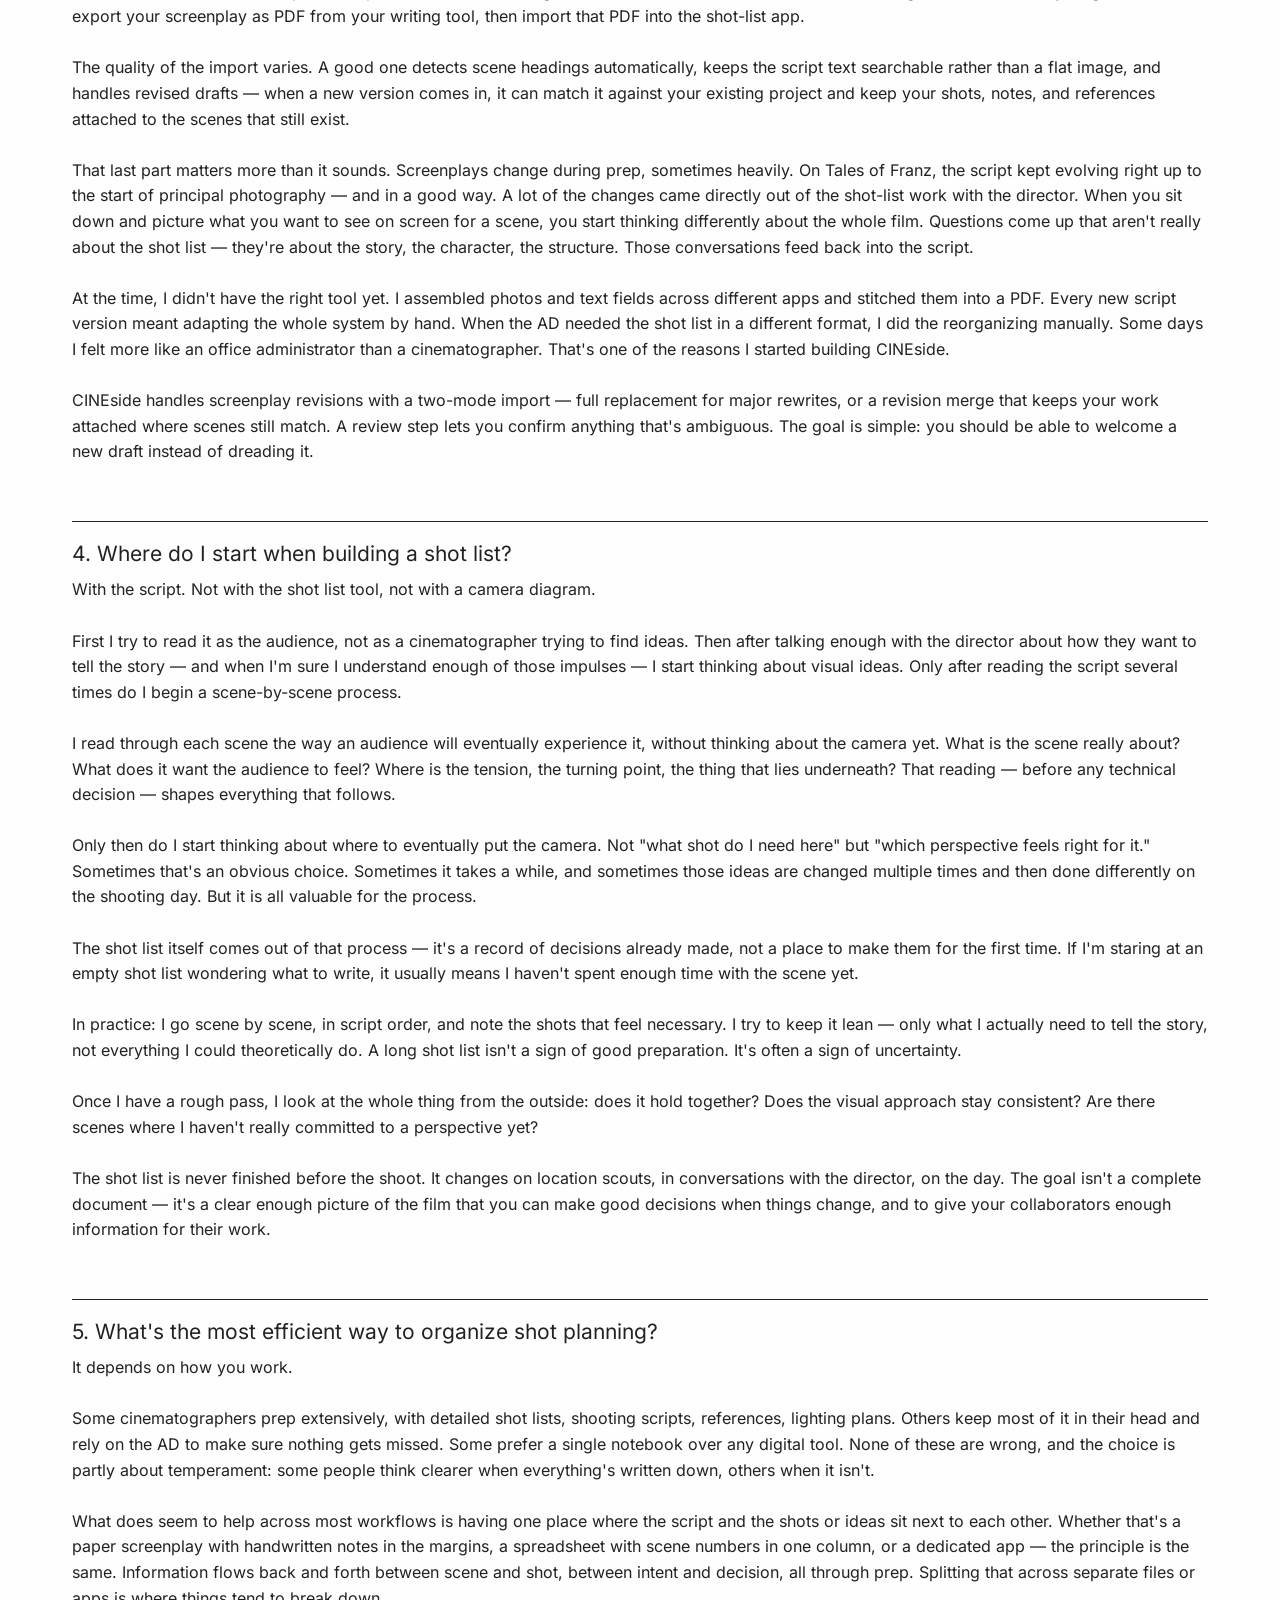
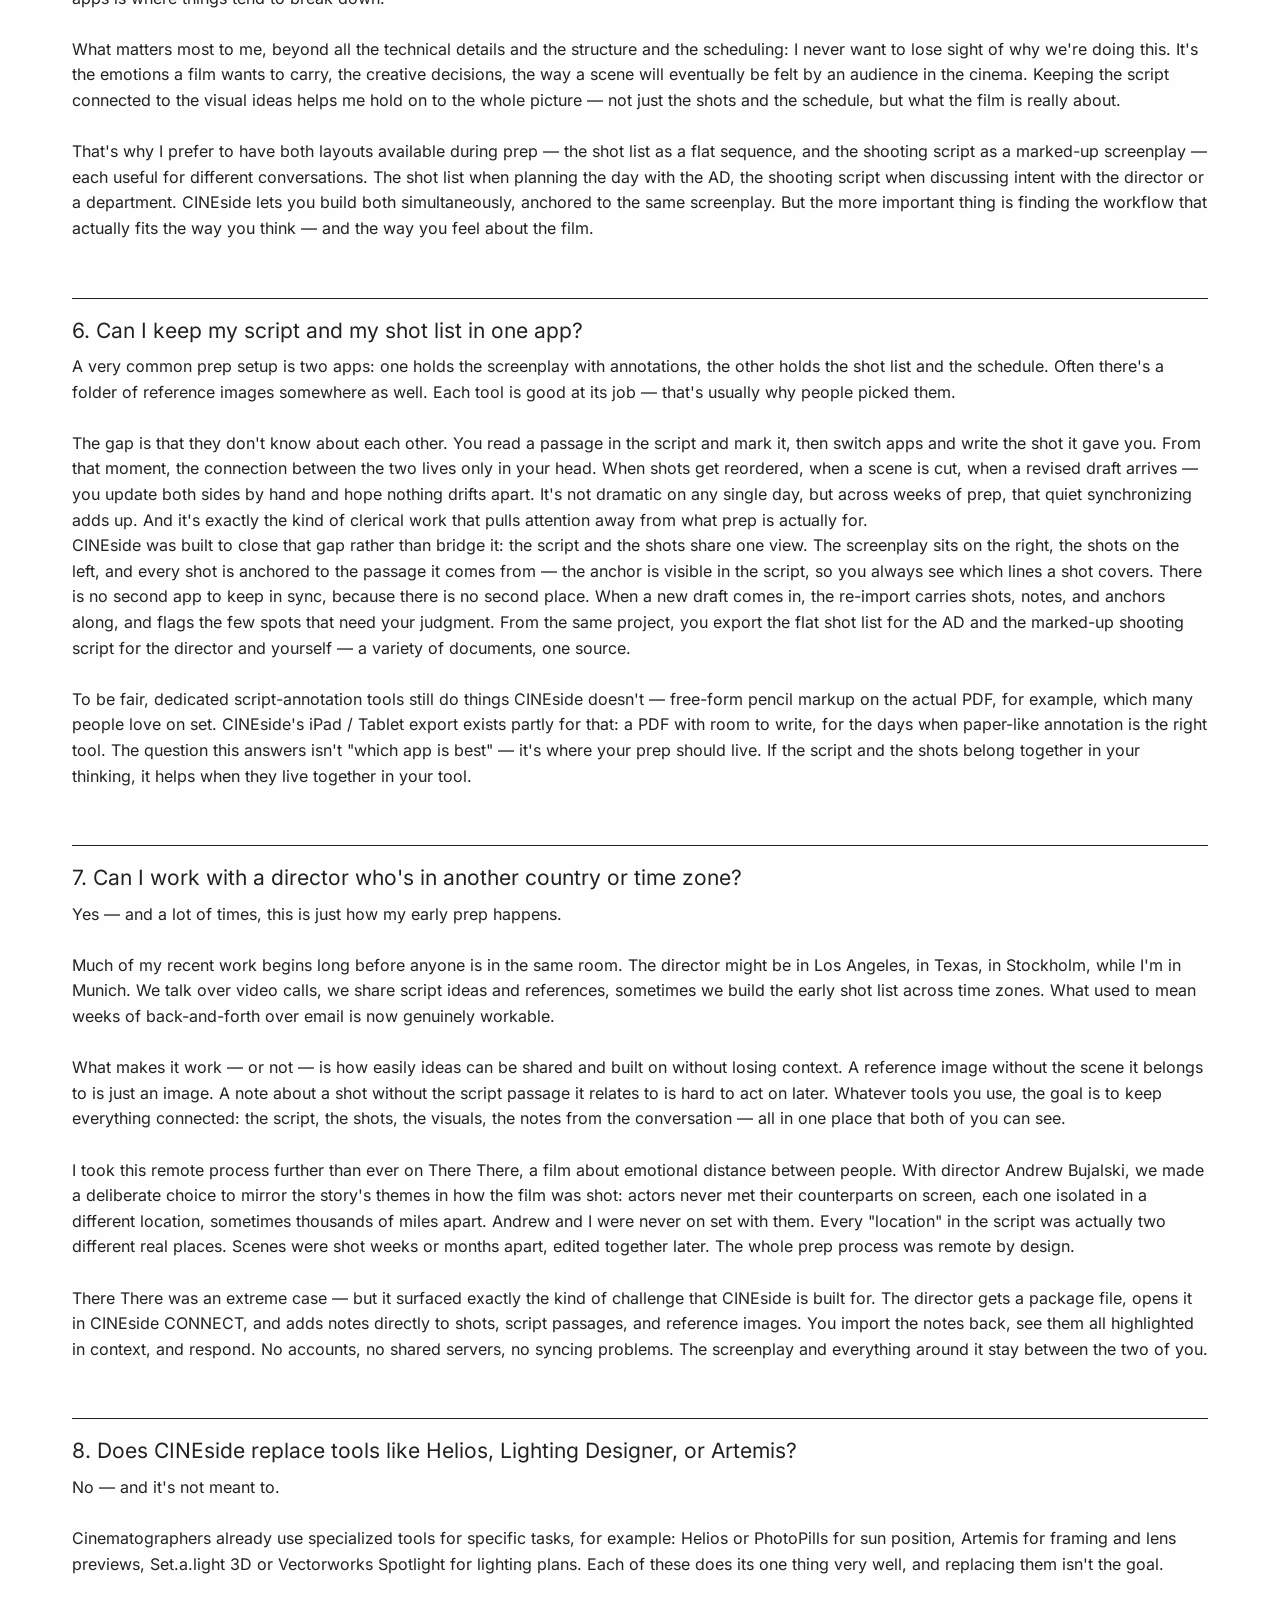
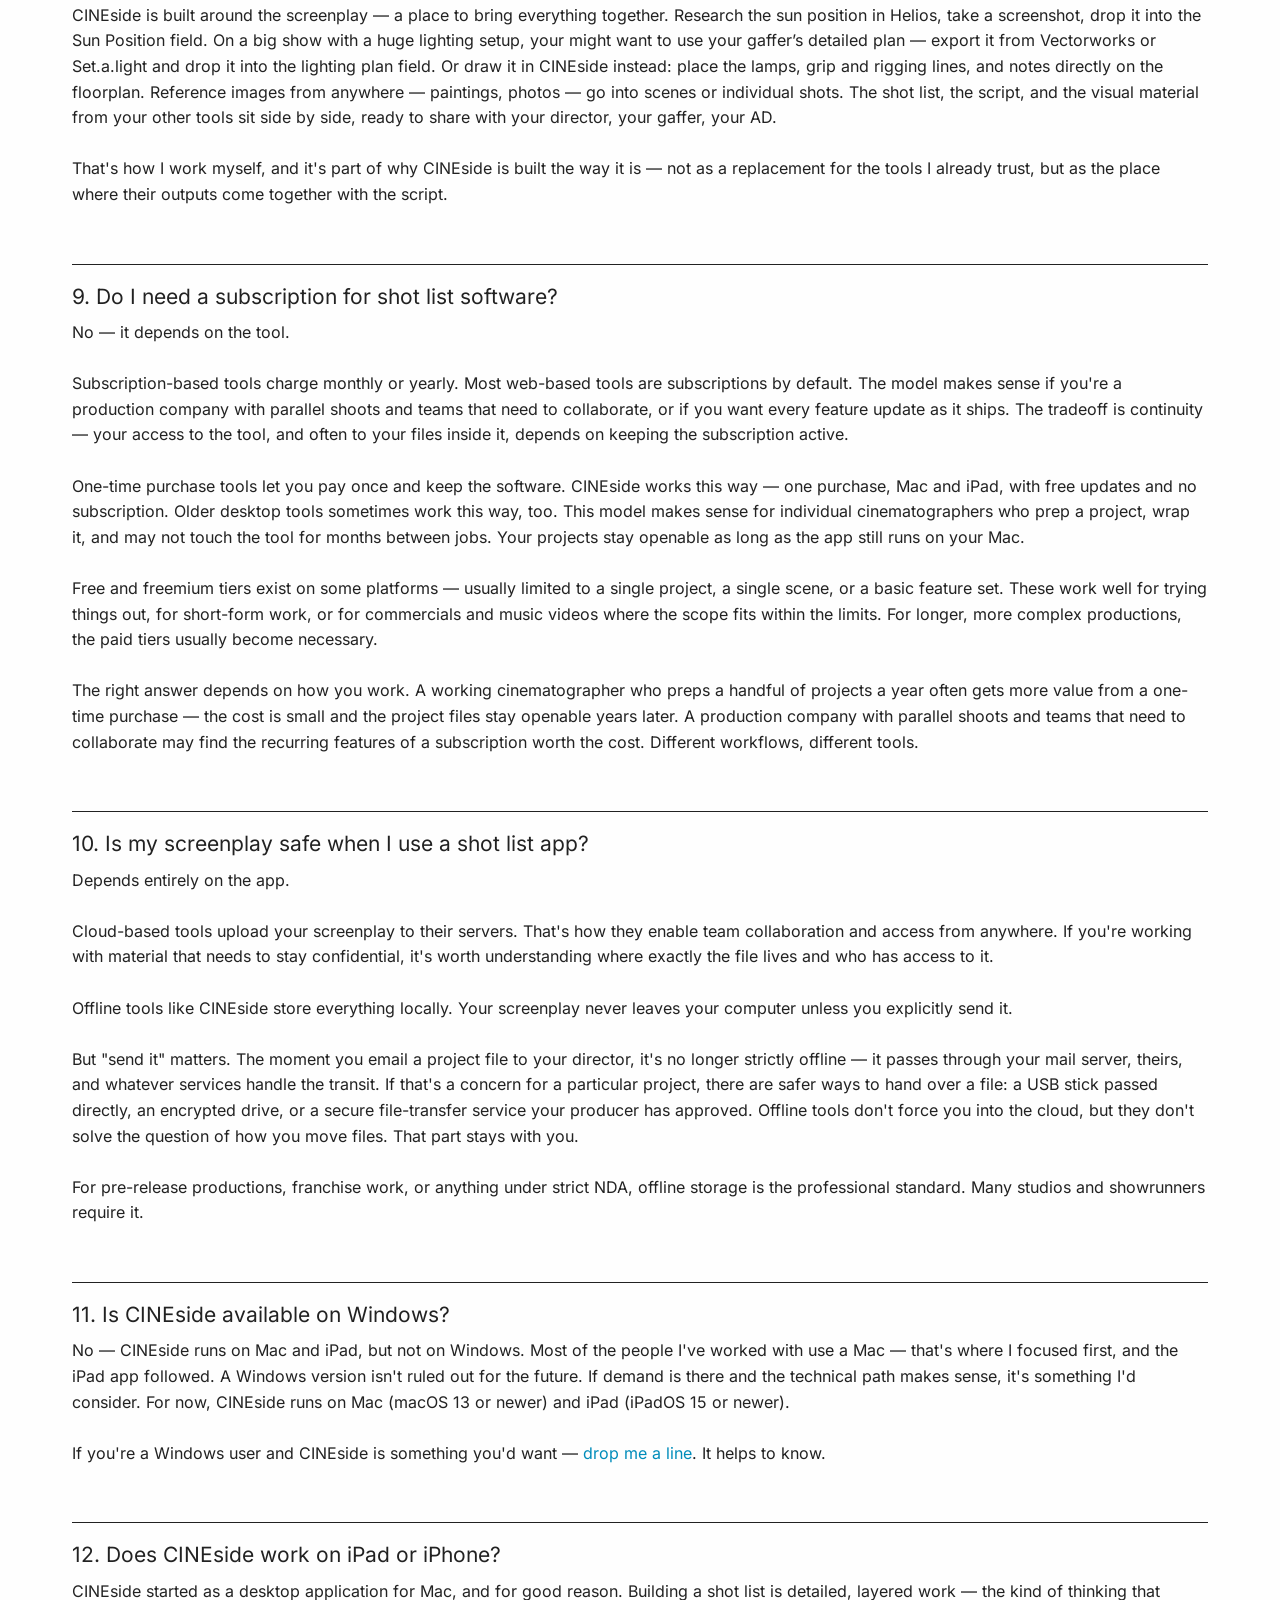
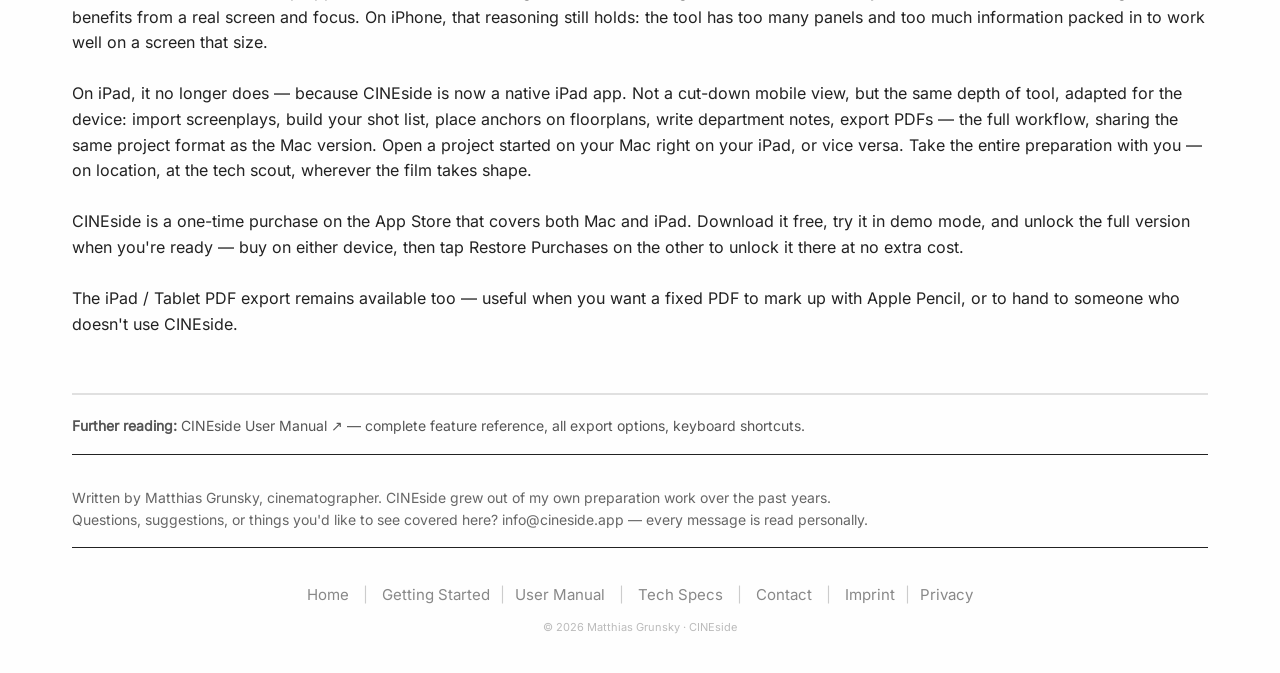
<file: shot-list-faq.html>
<!doctype html>
<html class="no-js no-touch"  lang="en">
<head>
    <meta charset="utf-8" />
	<title>Shot List & Cinematography FAQ | CINEside</title>

	<meta http-equiv="x-ua-compatible" content="ie=edge" />
    <meta name="viewport" content="width=device-width, initial-scale=1.0, viewport-fit=cover" />

	<meta name="theme-version" content="6.26.0" />
	<meta name="foundation-version" content="6.9.0" />

	
<!-- ========================================================================
     CINEside &mdash; cineside.app
     Global head: SEO, OpenGraph, Twitter Card, JSON-LD
     charset/viewport/title kommen vom Theme bzw. RapidWeaver &mdash; hier NICHT setzen.
     Meta description + canonical sitzen im seitenspezifischen Head jeder Seite.
     ======================================================================== -->

<!-- ── Primary SEO ───────────────────────────────────────────────────────── -->
<meta name="keywords" content="cinematographer, director, DP, director of photography, shot list, shooting script, shot planning, film prep, screenplay planning, shooting order, cinematography software, film preparation, Mac app, iPad app, iPad shot list, offline, CINEside, CINEside CONNECT">
<meta name="robots" content="index, follow, max-image-preview:large">
<meta name="theme-color" content="#b87c1a">

<!-- ── Open Graph (Facebook, LinkedIn, Slack, Messaging apps) ────────────── -->
<meta property="og:type" content="website">
<meta property="og:image" content="https://cineside.app/resources/og-image.png">
<meta property="og:image:width" content="1200">
<meta property="og:image:height" content="630">
<meta property="og:image:alt" content="CINEside &mdash; shot planning for cinematographers and directors, on Mac and iPad">
<meta property="og:locale" content="en_US">
<meta property="og:site_name" content="CINEside">

<!-- ── Twitter / X Card ──────────────────────────────────────────────────── -->
<meta name="twitter:card" content="summary_large_image">
<meta name="twitter:image" content="https://cineside.app/resources/og-image.png">
<meta name="twitter:image:alt" content="CINEside &mdash; shot planning for cinematographers and directors, on Mac and iPad">

<!-- ── Structured data: CINEside (Mac & iPad) ─────────────────────────────────── -->
<script type="application/ld+json">
{
  "@context": "https://schema.org",
  "@type": "SoftwareApplication",
  "@id": "https://cineside.app/#cineside",
  "name": "CINEside",
  "alternateName": "CINEside for Mac and iPad",
  "description": "An app for Mac and iPad for cinematographers and directors preparing narrative work. Keeps your shot list, script, references, and department notes in one place. Imports Final Draft PDFs, detects scenes automatically, and lets you anchor shots to specific script passages. Works completely offline.",
  "url": "https://cineside.app/",
  "image": "https://cineside.app/resources/CINEside_logo_text.png",
  "applicationCategory": "MultimediaApplication",
  "applicationSubCategory": "Cinematography",
  "operatingSystem": "macOS 13 or newer, iPadOS 15 or newer",
  "processorRequirements": "Intel or Apple Silicon (Universal)",
  "downloadUrl": "https://apps.apple.com/app/cineside-shot-list-script/id6791491272",
  "installUrl": "https://apps.apple.com/app/cineside-shot-list-script/id6791491272",
  "releaseNotes": "https://cineside.app/whats-new.html",
  "inLanguage": "en",
    "sameAs": [
    "https://www.wikidata.org/wiki/Q141537740",
    "https://apps.apple.com/app/cineside-shot-list-script/id6791491272"
  ],
  "featureList": [
    "Import screenplays as PDF with automatic scene detection",
    "Build shot lists with size, angle, lens, camera move, POV/OS",
    "Anchor shots to specific passages in the script",
    "Re-import revised drafts &mdash; shots, notes, and anchors stay attached",
    "Attach reference photos, sun position diagrams, sketches, and storyboards per scene and per shot",
    "Add notes per department (Director, Gaffer, Art Department, Costume, Make Up, Key Grip)",
    "Flag VFX and SFX shots and export separate shot lists for post production",
    "Drag and drop into Shooting Order for daily schedules",
    "Export facing-pages PDF, shot list only, or notes sheet",
    "Collaborate with your director or cinematographer via CINEside CONNECT",
    "Works completely offline &mdash; no cloud, no AI"
  ],
  "author": {
    "@type": "Person",
    "@id": "https://matthias-grunsky.com/#person",
    "name": "Matthias Grunsky",
    "url": "https://matthias-grunsky.com/"
  },
  "offers": {
    "@type": "Offer",
    "price": "129.00",
    "priceCurrency": "USD",
    "category": "OneTimePurchase",
    "availability": "https://schema.org/InStock",
    "url": "https://apps.apple.com/app/cineside-shot-list-script/id6791491272"
  },
  "mentions": {
    "@type": "Article",
    "name": "Grunsky Releases Cineside",
    "url": "https://theasc.com/article/grunsky-releases-cineside/",
    "publisher": {
      "@type": "Organization",
      "name": "American Cinematographer"
    },
    "datePublished": "2026-06-22"
  }
}
</script>

<!-- ── Structured data: CINEside for iPad ────────────────────────────────── -->
<script type="application/ld+json">
{
  "@context": "https://schema.org",
  "@type": "SoftwareApplication",
  "@id": "https://cineside.app/#cineside-ipad",
  "name": "CINEside for iPad",
  "description": "The native iPad version of CINEside &mdash; the same shot planning workflow built around the screenplay, sharing the same project format as the Mac app. Free to download; the full version is a one-time purchase that covers both Mac and iPad. Works completely offline.",
  "url": "https://cineside.app/",
  "image": "https://cineside.app/resources/CINEside_logo_text.png",
  "applicationCategory": "MultimediaApplication",
  "applicationSubCategory": "Cinematography",
  "operatingSystem": "iPadOS 15 or newer",
  "downloadUrl": "https://apps.apple.com/app/cineside-shot-list-script/id6791491272",
  "installUrl": "https://apps.apple.com/app/cineside-shot-list-script/id6791491272",
  "inLanguage": "en",
  "featureList": [
    "Same project format as CINEside for Mac &mdash; open projects on either device",
    "Import screenplays as PDF with automatic scene detection",
    "Build shot lists and anchor shots to script passages",
    "Place camera, character, light, and grip anchors on floorplans",
    "Export facing-pages PDF, shot list, schedule, and reference sheets on device",
    "Works completely offline &mdash; no cloud, no AI"
  ],
  "author": {
    "@type": "Person",
    "@id": "https://matthias-grunsky.com/#person",
    "name": "Matthias Grunsky",
    "url": "https://matthias-grunsky.com/"
  },
  "offers": {
    "@type": "Offer",
    "price": "129.00",
    "priceCurrency": "USD",
    "category": "OneTimePurchase",
    "description": "Free to download. Full version as a one-time purchase that covers both Mac and iPad; local pricing on the App Store.",
    "availability": "https://schema.org/InStock",
    "url": "https://apps.apple.com/app/cineside-shot-list-script/id6791491272"
  }
}
</script>

<!-- ── Structured data: CINEside CONNECT as a companion SoftwareApplication ─ -->
<script type="application/ld+json">
{
  "@context": "https://schema.org",
  "@type": "SoftwareApplication",
  "@id": "https://cineside.app/#cineside-connect",
  "name": "CINEside CONNECT",
  "description": "A free companion app for directors and collaborators, on Mac and iPad. Opens project files sent from CINEside, lets directors add notes to shots, script passages, and reference images, and export the notes back. Read-only, works completely offline.",
  "url": "https://cineside.app/",
  "image": "https://cineside.app/resources/CINEside_CONNECT_logo_text.png",
  "applicationCategory": "MultimediaApplication",
  "applicationSubCategory": "Cinematography",
  "operatingSystem": "macOS 10.13 or newer, iPadOS 15 or newer",
  "processorRequirements": "Intel or Apple Silicon (Universal)",
  "downloadUrl": "https://apps.apple.com/app/cineside-connect/id6793694166",
  "installUrl": "https://apps.apple.com/app/cineside-connect/id6793694166",
  "inLanguage": "en",
  "featureList": [
    "Opens project files sent from CINEside",
    "Add notes to shots, script passages, and images",
    "Export notes as .cnsn for re-import into CINEside",
    "Read-only &mdash; cannot modify the project itself",
    "Works completely offline"
  ],
  "author": {
    "@type": "Person",
    "@id": "https://matthias-grunsky.com/#person",
    "name": "Matthias Grunsky",
    "url": "https://matthias-grunsky.com/"
  },
  "offers": {
    "@type": "Offer",
    "price": "0.00",
    "priceCurrency": "EUR",
    "availability": "https://schema.org/InStock",
    "url": "https://apps.apple.com/app/cineside-connect/id6793694166"
  },
  "isAccessoryOrSparePartFor": {
    "@id": "https://cineside.app/#cineside"
  }
}
</script>

<!-- ── Structured data: CINEside walkthrough video ───────────────────────── -->
<script type="application/ld+json">
{
  "@context": "https://schema.org",
  "@type": "VideoObject",
  "@id": "https://cineside.app/#walkthrough",
  "name": "CINEside &mdash; Walkthrough",
  "description": "Walkthrough of CINEside for cinematographers and directors: importing a screenplay, building the shot list, anchoring shots, and exporting for the crew.",
  "thumbnailUrl": "https://cineside.app/resources/og-image.png",
  "uploadDate": "2026-06-01",
  "duration": "PT1M32S",
  "contentUrl": "https://www.youtube.com/watch?v=msX2kV9YZTM",
  "embedUrl": "https://www.youtube-nocookie.com/embed/msX2kV9YZTM",
  "publisher": {
    "@type": "Person",
    "@id": "https://matthias-grunsky.com/#person",
    "name": "Matthias Grunsky"
  },
  "isPartOf": { "@id": "https://cineside.app/#cineside" }
}
</script>
  <script>(function(){try{var i=new Image();i.src='https://matthias-grunsky.com/px/cineside.gif?p='+encodeURIComponent(location.pathname)+'&r='+encodeURIComponent(document.referrer||'-');}catch(e){}})();</script>
<meta http-equiv="Content-Type" content="text/html; charset=utf-8" />
		<link rel="apple-touch-icon" sizes="167x167" href="https://cineside.app/resources/medium.png" />
<link rel="apple-touch-icon" sizes="180x180" href="https://cineside.app/resources/picturep.png" />
<link rel="apple-touch-icon" sizes="152x152" href="https://cineside.app/resources/small.png" />
<link rel="mask-icon" href="https://cineside.app/resources/CINEside-Logo.svg" color="rgba(255,255,255,1.00)" /><link rel="icon" type="image/png" href="https://cineside.app/resources/favicon_medium.png" sizes="32x32" />
<link rel="icon" type="image/png" href="https://cineside.app/resources/favicon_small.png" sizes="16x16" />
<link rel="icon" type="image/png" href="https://cineside.app/resources/favicon_large.png" sizes="64x64" />


	<meta name="description" content="Common questions about shot lists, cinematography prep, and director-cinematographer collaboration — from a working cinematographer.">
<meta name="twitter:title" content="Shot List &amp; Cinematography FAQ — CINEside">
<meta name="twitter:description" content="Common questions about shot lists, cinematography prep, and director-cinematographer collaboration — from a working cinematographer.">
<link rel="canonical" href="https://cineside.app/shot-list-faq.html">
<meta property="og:url" content="https://cineside.app/shot-list-faq.html">
<meta property="og:title" content="Shot List &amp; Cinematography FAQ — CINEside">
<meta property="og:description" content="Common questions about shot lists, cinematography prep, and director-cinematographer collaboration — from a working cinematographer.">
<script type="application/ld+json">
{
  "@context": "https://schema.org",
  "@type": "FAQPage",
  "mainEntity": [
    {
      "@type": "Question",
      "name": "How do I collaborate on the shot list with my director?",
      "acceptedAnswer": {
        "@type": "Answer",
        "text": "The shot list is rarely something the cinematographer builds alone — at least not without input from the director, and not the version that ends up on set. It develops in conversation: ideas about the emotions a scene wants to transport, perspective, blocking, pacing, what the scene is really about visually. The tool you use should support that conversation, not get in the way of it. There are a few common approaches: PDF export. You build the shot list, export as PDF, email it. Simple and universal. Cloud platforms. Several tools let the director join your project online. Works for team-heavy productions, but the director needs an account, sometimes a paid seat, and your screenplay lives on someone else's server. Share package. If your director is also building or editing the shot list — or if you want to hand off a fully editable project — CINEside lets you export a .cnsf share package. It contains the project and all reference images in a single file. The other person opens it in CINEside, chooses a name and location, and continues working on it as a normal project. Private notes are stripped before sending. Companion app. CINEside CONNECT takes a different route for annotation. You export a .cnct package, your director opens it in CINEside CONNECT — a free companion app — adds notes to shots, script passages, and reference images, and sends their notes back as a separate file. The director doesn't pay or sign up for anything and your script never goes through a cloud. CONNECT is read-only — it's designed for reviewing and annotating, not for editing the project itself. Whichever approach you choose, the deeper question is the same: how do you keep the conversation alive when the director and cinematographer aren't in the same room? Especially in early prep — when ideas are still moving and the script is still changing — that question shapes the whole process."
      }
    },
    {
      "@type": "Question",
      "name": "Is there a good offline shot list app for Mac?",
      "acceptedAnswer": {
        "@type": "Answer",
        "text": "Yes. Most modern shot-list tools are cloud-based. They sync across devices and let teams collaborate from anywhere. Your screenplay lives on their servers, and you need a stable internet connection to work. For some productions, that's fine. For others, it's not an option at all. Sometimes it's the legal side — franchises, studio projects under NDA, unreleased material where the producer rules out cloud tools on day one. Other times it's simply where you're shooting. Remote locations where connectivity is bad or non-existent. Even when there's signal, a laptop in sand, rain, or snow is its own problem. Electronics and the elements don't mix. Some filmmakers also simply prefer a printed script once shooting begins — and offline prep fits naturally into that workflow. The offline options on Mac and iPad are narrower. CINEside is built specifically around this — your script, shots, references, and notes all stay on your machine. Works the same way at your desk, on a mountain, or on a plane. Other offline-capable apps focus on specific aspects of prep, like camera diagrams or blocking. Spreadsheets and paper remain valid choices, especially for smaller productions — just harder to keep in sync across revisions. If you mostly work where cloud is fine and you always have a connection, web tools have their advantages. If you regularly handle NDA-protected scripts, work in remote locations, or shoot in rough conditions, offline isn't just a preference — it becomes a requirement."
      }
    },
    {
      "@type": "Question",
      "name": "Can I import a Final Draft screenplay into a shot list app?",
      "acceptedAnswer": {
        "@type": "Answer",
        "text": "Yes. Most modern tools accept PDF exports from screenwriting software — Final Draft, WriterDuet, Fade In, Highland, Celtx, or anything else. You export your screenplay as PDF from your writing tool, then import that PDF into the shot-list app. The quality of the import varies. A good one detects scene headings automatically, keeps the script text searchable rather than a flat image, and handles revised drafts — when a new version comes in, it can match it against your existing project and keep your shots, notes, and references attached to the scenes that still exist. That last part matters more than it sounds. Screenplays change during prep, sometimes heavily. On Tales of Franz, the script kept evolving right up to the start of principal photography — and in a good way. A lot of the changes came directly out of the shot-list work with the director. When you sit down and picture what you want to see on screen for a scene, you start thinking differently about the whole film. Questions come up that aren't really about the shot list — they're about the story, the character, the structure. Those conversations feed back into the script. At the time, I didn't have the right tool yet. I assembled photos and text fields across different apps and stitched them into a PDF. Every new script version meant adapting the whole system by hand. When the AD needed the shot list in a different format, I did the reorganizing manually. Some days I felt more like an office administrator than a cinematographer. That's one of the reasons I started building CINEside. CINEside handles screenplay revisions with a two-mode import — full replacement for major rewrites, or a revision merge that keeps your work attached where scenes still match. A review step lets you confirm anything that's ambiguous. The goal is simple: you should be able to welcome a new draft instead of dreading it."
      }
    },
    {
      "@type": "Question",
      "name": "Where do I start when building a shot list?",
      "acceptedAnswer": {
        "@type": "Answer",
        "text": "With the script. Not with the shot list tool, not with a camera diagram. First I try to read it as the audience, not as a cinematographer trying to find ideas. Then after talking enough with the director about how they want to tell the story — and when I'm sure I understand enough of those impulses — I start thinking about visual ideas. Only after reading the script several times do I begin a scene-by-scene process. I read through each scene the way an audience will eventually experience it, without thinking about the camera yet. What is the scene really about? What does it want the audience to feel? Where is the tension, the turning point, the thing that lies underneath? That reading — before any technical decision — shapes everything that follows. Only then do I start thinking about where to eventually put the camera. Not 'what shot do I need here' but 'which perspective feels right for it.' Sometimes that's an obvious choice. Sometimes it takes a while, and sometimes those ideas are changed multiple times and then done differently on the shooting day. But it is all valuable for the process. The shot list itself comes out of that process — it's a record of decisions already made, not a place to make them for the first time. If I'm staring at an empty shot list wondering what to write, it usually means I haven't spent enough time with the scene yet. In practice: I go scene by scene, in script order, and note the shots that feel necessary. I try to keep it lean — only what I actually need to tell the story, not everything I could theoretically do. A long shot list isn't a sign of good preparation. It's often a sign of uncertainty. Once I have a rough pass, I look at the whole thing from the outside: does it hold together? Does the visual approach stay consistent? Are there scenes where I haven't really committed to a perspective yet? The shot list is never finished before the shoot. It changes on location scouts, in conversations with the director, on the day. The goal isn't a complete document — it's a clear enough picture of the film that you can make good decisions when things change, and to give your collaborators enough information for their work."
      }
    },
    {
      "@type": "Question",
      "name": "What's the most efficient way to organize shot planning?",
      "acceptedAnswer": {
        "@type": "Answer",
        "text": "It depends on how you work. Some cinematographers prep extensively, with detailed shot lists, shooting scripts, references, lighting plans. Others keep most of it in their head and rely on the AD to make sure nothing gets missed. Some prefer a single notebook over any digital tool. None of these are wrong, and the choice is partly about temperament: some people think clearer when everything's written down, others when it isn't. What does seem to help across most workflows is having one place where the script and the shots or ideas sit next to each other. Whether that's a paper screenplay with handwritten notes in the margins, a spreadsheet with scene numbers in one column, or a dedicated app — the principle is the same. Information flows back and forth between scene and shot, between intent and decision, all through prep. Splitting that across separate files or apps is where things tend to break down. What matters most to me, beyond all the technical details and the structure and the scheduling: I never want to lose sight of why we're doing this. It's the emotions a film wants to carry, the creative decisions, the way a scene will eventually be felt by an audience in the cinema. Keeping the script connected to the visual ideas helps me hold on to the whole picture — not just the shots and the schedule, but what the film is really about. That's why I prefer to have both layouts available during prep — the shot list as a flat sequence, and the shooting script as a marked-up screenplay — each useful for different conversations. The shot list when planning the day with the AD, the shooting script when discussing intent with the director or a department. CINEside lets you build both simultaneously, anchored to the same screenplay. But the more important thing is finding the workflow that actually fits the way you think — and the way you feel about the film."
      }
    },
    {
      "@type": "Question",
      "name": "Can I keep my script and my shot list in one app?",
      "acceptedAnswer": {
        "@type": "Answer",
        "text": "A very common prep setup is two apps: one holds the screenplay with annotations, the other holds the shot list and the schedule. Often there's a folder of reference images somewhere as well. Each tool is good at its job — that's usually why people picked them. The gap is that they don't know about each other. You read a passage in the script and mark it, then switch apps and write the shot it gave you. From that moment, the connection between the two lives only in your head. When shots get reordered, when a scene is cut, when a revised draft arrives — you update both sides by hand and hope nothing drifts apart. It's not dramatic on any single day, but across weeks of prep, that quiet synchronizing adds up. And it's exactly the kind of clerical work that pulls attention away from what prep is actually for. CINEside was built to close that gap rather than bridge it: the script and the shots share one view. The screenplay sits on the right, the shots on the left, and every shot is anchored to the passage it comes from — the anchor is visible in the script, so you always see which lines a shot covers. There is no second app to keep in sync, because there is no second place. When a new draft comes in, the re-import carries shots, notes, and anchors along, and flags the few spots that need your judgment. From the same project, you export the flat shot list for the AD and the marked-up shooting script for the director and yourself — a variety of documents, one source. To be fair, dedicated script-annotation tools still do things CINEside doesn't — free-form pencil markup on the actual PDF, for example, which many people love on set. CINEside's iPad / Tablet export exists partly for that: a PDF with room to write, for the days when paper-like annotation is the right tool. The question this answers isn't 'which app is best' — it's where your prep should live. If the script and the shots belong together in your thinking, it helps when they live together in your tool."
      }
    },
    {
      "@type": "Question",
      "name": "Can I work with a director who's in another country or time zone?",
      "acceptedAnswer": {
        "@type": "Answer",
        "text": "Yes — and a lot of times, this is just how my early prep happens. Much of my recent work begins long before anyone is in the same room. The director might be in Los Angeles, in Texas, in Stockholm, while I'm in Munich. We talk over video calls, we share script ideas and references, sometimes we build the early shot list across time zones. What used to mean weeks of back-and-forth over email is now genuinely workable. What makes it work — or not — is how easily ideas can be shared and built on without losing context. A reference image without the scene it belongs to is just an image. A note about a shot without the script passage it relates to is hard to act on later. Whatever tools you use, the goal is to keep everything connected: the script, the shots, the visuals, the notes from the conversation — all in one place that both of you can see. I took this remote process further than ever on There There, a film about emotional distance between people. With director Andrew Bujalski, we made a deliberate choice to mirror the story's themes in how the film was shot: actors never met their counterparts on screen, each one isolated in a different location, sometimes thousands of miles apart. Andrew and I were never on set with them. Every 'location' in the script was actually two different real places. Scenes were shot weeks or months apart, edited together later. The whole prep process was remote by design. There There was an extreme case — but it surfaced exactly the kind of challenge that CINEside is built for. The director gets a package file, opens it in CINEside CONNECT, and adds notes directly to shots, script passages, and reference images. You import the notes back, see them all highlighted in context, and respond. No accounts, no shared servers, no syncing problems. The screenplay and everything around it stay between the two of you."
      }
    },
    {
      "@type": "Question",
      "name": "Does CINEside replace tools like Helios, Lighting Designer, or Artemis?",
      "acceptedAnswer": {
        "@type": "Answer",
        "text": "No — and it's not meant to. Cinematographers already use specialized tools for specific tasks, for example: Helios or PhotoPills for sun position, Artemis for framing and lens previews, Set.a.light 3D or Vectorworks Spotlight for lighting plans. Each of these does its one thing very well, and replacing them isn't the goal. CINEside is built around the screenplay — a place to bring everything together. Research the sun position in Helios, take a screenshot, drop it into the Sun Position field. You export a lighting plan from Vectorworks and drop it into the lighting floorplan field. Reference images from anywhere — paintings, photos — go into scenes or individual shots. The shot list, the script, and the visual material from your other tools sit side by side, ready to share with your director, your gaffer, your AD. That's how I work myself, and it's part of why CINEside is built the way it is — not as a replacement for the tools I already trust, but as the place where their outputs come together with the script."
      }
    },
    {
      "@type": "Question",
      "name": "Do I need a subscription for shot list software?",
      "acceptedAnswer": {
        "@type": "Answer",
        "text": "No — it depends on the tool. Subscription-based tools charge monthly or yearly. Most web-based tools are subscriptions by default. The model makes sense if you're a production company with parallel shoots and teams that need to collaborate, or if you want every feature update as it ships. The tradeoff is continuity — your access to the tool, and often to your files inside it, depends on keeping the subscription active. One-time purchase tools let you pay once and keep the software. CINEside works this way — one purchase, Mac and iPad, with free updates and no subscription. Older desktop tools sometimes work this way too. This model makes sense for individual cinematographers who prep a project, wrap it, and may not touch the tool for months between jobs. Your projects stay openable as long as the app still runs on your Mac. Free and freemium tiers exist on some platforms — usually limited to a single project, a single scene, or a basic feature set. These work well for trying things out, for short-form work, or for commercials and music videos where the scope fits within the limits. For longer, more complex productions, the paid tiers usually become necessary. The right answer depends on how you work. A working cinematographer who preps a handful of projects a year often gets more value from a one-time purchase — the cost is small and the project files stay openable years later. A production company with parallel shoots and teams that need to collaborate may find the recurring features of a subscription worth the cost. Different workflows, different tools."
      }
    },
    {
      "@type": "Question",
      "name": "Is my screenplay safe when I use a shot list app?",
      "acceptedAnswer": {
        "@type": "Answer",
        "text": "Depends entirely on the app. Cloud-based tools upload your screenplay to their servers. That's how they enable team collaboration and access from anywhere. If you're working with material that needs to stay confidential, it's worth understanding where exactly the file lives and who has access to it. Offline tools like CINEside store everything locally. Your screenplay never leaves your computer unless you explicitly send it. But 'send it' matters. The moment you email a project file to your director, it's no longer strictly offline — it passes through your mail server, theirs, and whatever services handle the transit. If that's a concern for a particular project, there are safer ways to hand over a file: a USB stick passed directly, an encrypted drive, or a secure file-transfer service your producer has approved. Offline tools don't force you into the cloud, but they don't solve the question of how you move files. That part stays with you. For pre-release productions, franchise work, or anything under strict NDA, offline storage is the professional standard. Many studios and showrunners require it."
      }
    },
    {
      "@type": "Question",
      "name": "Is CINEside available on Windows?",
      "acceptedAnswer": {
        "@type": "Answer",
        "text": "No — CINEside runs on Mac and iPad, but not on Windows. Most of the people I've worked with use a Mac — that's where I focused first, and the iPad app followed. A Windows version isn't ruled out for the future. If demand is there and the technical path makes sense, it's something I'd consider. For now, CINEside runs on Mac (macOS 13 or newer) and iPad (iPadOS 15 or newer). If you're a Windows user and CINEside is something you'd want — drop me a line. It helps to know."
      }
    },
    {
      "@type": "Question",
      "name": "Does CINEside work on iPad or iPhone?",
      "acceptedAnswer": {
        "@type": "Answer",
        "text": "CINEside started as a desktop application for Mac, and for good reason. Building a shot list is detailed, layered work — the kind of thinking that benefits from a real screen and focus. On iPhone, that reasoning still holds: the tool has too many panels and too much information packed in to work well on a screen that size. On iPad, it no longer does — because CINEside is now a native iPad app. Not a cut-down mobile view, but the same depth of tool, adapted for the device: import screenplays, build your shot list, place anchors on floorplans, write department notes, export PDFs — the full workflow, sharing the same project format as the Mac version. Open a project started on your Mac right on your iPad, or vice versa. Take the entire preparation with you — on location, at the tech scout, wherever the film takes shape. CINEside is a one-time purchase on the App Store that covers both Mac and iPad. Download it free, try it in demo mode, and unlock the full version when you're ready — buy on either device, then tap Restore Purchases on the other to unlock it there at no extra cost. The iPad / Tablet PDF export remains available too — useful when you want a fixed PDF to mark up with Apple Pencil, or to hand to someone who doesn't use CINEside."
      }
    }
  ]
}
</script>

	<link rel="stylesheet" href="rw_common/themes/foundation6/foundation.css" />

	<template id="plugin-header">
        		<link rel='stylesheet' type='text/css' media='all' href='rw_common/plugins/stacks/stacks.css' />
<link rel="stylesheet" type="text/css" media="all" href="rw_common/plugins/stacks/fa5pro.css" />		<link rel='stylesheet' type='text/css' media='all' href='shot-list-faq_files/stacks_page_page3.css' />
        <script type='text/javascript' charset='utf-8' src='rw_common/plugins/stacks/jquery-2.2.4.min.js'></script>
        
        
        
		

		<script type='text/javascript' charset='utf-8' src='shot-list-faq_files/stacks_page_page3.js'></script>
        <meta name="formatter" content="Stacks v5.3.2 (6389)" >
		<meta class="stacks 5 stack version" id="ws.foundation.styles" name=" Site Styles" content="6.26.0">
		<meta class="stacks 5 stack version" id="ws.foundation.fontstyle3" name="Font Style" content="6.26.0">
		<meta class="stacks 5 stack version" id="ws.foundation.styles.textcolors" name="Text Colors" content="6.26.0">
		<meta class="stacks 5 stack version" id="ws.foundation.container" name=" Container" content="6.26.0">
		<meta class="stacks 5 stack version" id="ws.foundation.2col" name="2 Columns" content="6.26.0">
		<meta class="stacks 5 stack version" id="ws.foundation.header" name="Header" content="6.26.0">
		<meta class="stacks 5 stack version" id="ws.foundation.html" name="HTML" content="6.26.0">
		<meta class="stacks 5 stack version" id="ws.foundation.link.container" name="Link Container" content="6.26.0">
		<meta class="stacks 5 stack version" id="ws.foundation.1col" name="1 Column" content="6.26.0">
		<meta class="stacks 5 stack version" id="ws.foundation.fa5.css" name="Font Awesome 5 CSS + Fonts" content="6.26.0">
		<meta class="stacks 5 stack version" id="com.nickcatesdesign.stacks.scrollpage" name="Scroll Page" content="1.1.1">
		<meta class="stacks 5 stack version" id="ws.lines" name="Lines" content="2.2.1">
		<meta class="stacks 5 stack version" id="ws.foundation.styles.fontcolor2" name="Font Color" content="6.26.0">
		<meta class="stacks 5 stack version" id="ws.foundation.picture" name="Picture" content="6.26.0">
		

	</template>

	<script integrity="sha384-L6Plmo9wRdbut7vf9+1Uod3iRjzt/Q3BvxIIr3SGZQlQh47LOxwfUSL/APINqgi7">const pluginHeader=document.getElementById("plugin-header").content.cloneNode(!0),pluginScripts=Array.from(pluginHeader.querySelectorAll("script")).filter((e=>!e.outerHTML.match(/jquery-\d\.\d\.\d\.min\.js/))),pluginStyles=Array.from(pluginHeader.querySelectorAll("link"));!function(){const e="127.0.0.1"===location.hostname,t=e=>e+"?v="+Math.random().toString(36).substring(2,15);pluginScripts.map((r=>(e&&r.hasAttribute("src")&&(r.src=t(r.src)),r)));let r=!1;const n=r=>{if("stylesheet"!==r.rel)return void document.head.appendChild(r);const n=["stacks_page_page"];for(const e of n)if(r.href.match(e))return void document.write(r.outerHTML);e&&(r.href=t(r.href)),r.media="print",r.addEventListener("load",(e=>e.target.media="all"),{once:!0}),document.head.appendChild(r)};for(const e of pluginStyles)"preload"!==e.rel&&(e.href.match("stacks.css")||(e.href.match("fa5pro.css")&&(r=!0),e.href.match("js-fa5pro.css")||!0===r&&e.href.match("font-awesome.min.css")||n(e)));const o=e=>{const t=document.createElement("link");t.rel="preload",t.as="script",t.href=e.src,document.head.appendChild(t)},c=pluginScripts.filter((e=>e.hasAttribute("src")));for(const e of c)o(e)}();</script>

    <link rel="preload" as="script" href="rw_common/themes/foundation6/foundation.js" />
    <link rel="preload" as="script" href="rw_common/themes/foundation6/jquery.min.js" />
    <link rel="preload" as="script" href="rw_common/themes/foundation6/what-input.min.js" />

	
	<!-- 17.11.26 -->
</head>

<body class="antialiased">



<div id='stacks_out_1' class='stacks_top'><div id='stacks_in_1' class=''>  <link type="text/css" rel="stylesheet" media="all" href="rw_common/plugins/stacks/utility.css" />   <link type="text/css" rel="stylesheet" media="print" onload="this.media='all'" href="rw_common/plugins/stacks/utility-extra.css" />         
   
 
 
 
 
 
  <div class='slice empty out'><div class='slice empty in'></div></div>  <div class='slice empty out'><div class='slice empty in'></div></div>   
<div id='stacks_out_756' class='stacks_out'><div id='stacks_in_756' class='stacks_in html_stack'><style>
@font-face{font-family:"Inter";font-style:normal;font-weight:400;font-display:swap;src:url("/resources/inter-latin-400-normal.woff2") format("woff2");}
@font-face{font-family:"Courier Prime";font-style:normal;font-weight:400;font-display:swap;src:url("/resources/courier-prime-latin-400-normal.woff2") format("woff2");}
html,body,p,.p,h2,.h2,h3,.h3,h4,.h4,h5,.h5,h6,.h6,blockquote,.menu li,li,form,.button,.myclass{font-family:"Inter",sans-serif;}
h1,.h1,.myclass{font-family:"Courier Prime",sans-serif;}
</style></div></div>  <div       class='container position-relative  overflow-hidden     '>   <div class="grid-container">  <div style="background:#f5f5f3;border-bottom:1px solid #e0e0dc;padding:10px 0;text-align:center;font-size:13px;">
  <a href="https://cineside.app/getting-started.html" style="color:#444;text-decoration:none;margin:0 16px;">Getting Started</a>
  <a href="https://cineside.app/downloads/CINEside_User_Manual.pdf" target="_blank" rel="noopener"  style="color:#444;text-decoration:none;margin:0 16px;">User Manual</a>
  <a href="https://cineside.app/techspecs.html" style="color:#444;text-decoration:none;margin:0 16px;">Tech Specs</a>
  <a href="mailto:info@cineside.app" style="color:#444;text-decoration:none;margin:0 16px;">Contact</a>
<a href="https://cineside.app/#download" style="color:#444;text-decoration:none;margin:0 16px;">BUY/DOWNLOAD</a>

</div> 
<div class='grid-x    grid-margin-x grid-margin-y grid-padding-x grid-padding-y   align-bottom    '> <div class="cell small-3  ">  <a href="./" target="_self" class="link-container   "          >     <picture class=" stacks_in_16"  oncontextmenu="return false;"> <div class='slice empty out'><div class='slice empty in'></div></div>  <img class="    " loading="auto" srcset='shot-list-faq_files/image-16.png' src="shot-list-faq_files/image-16.png" alt="CINEside | Home" draggable="false" />       </picture>    
  </a>  
 </div> <div class="cell small-9  ">  <h1 class='     title  '   >Shot List & Cinematography FAQ</h1> 
<div id='stacks_out_640' class='stacks_out'><div id='stacks_in_640' class='stacks_in html_stack'><p style="font-size:20px; color:#333; font-style:regular; margin-bottom:24px;">Questions and thoughts about shot planning <span style="font-size:14px; color:#666;"> </span></p></div></div> </div> </div> 
  </div>   </div>   
  <div       class='container position-relative  overflow-hidden     '>   <div class="grid-container">  <div class='grid-x    grid-margin-x  grid-padding-x        '> <div class="cell small-12 medium-auto "> <div class="lines-wrapper "> <hr class="lines stacks_in_628 solid   ">   </div> 
 <h2 class='       '   >1. How do I collaborate on the shot list with my director?</h2> 
 <p class='       '   >The shot list is rarely something the cinematographer builds alone — at least not without input from the director, and not the version that ends up on set. It develops in conversation: ideas about the emotions a scene wants to transport, perspective, blocking, pacing, what the scene is really about visually. The tool you use should support that conversation, not get in the way of it.<br><br>

There are a few common approaches:<br><br>

PDF export. You build the shot list, export as PDF, email it. Simple and universal.<br><br>
Cloud platforms. Several tools let the director join your project online. Works for team-heavy productions, but the director needs an account, sometimes a paid seat, and your screenplay lives on someone else's server.<br><br>
Share package. If your director is also building or editing the shot list — or if you want to hand off a fully editable project — CINEside lets you export a .cnsf share package. It contains the project and all reference images in a single file. The other person opens it in CINEside, chooses a name and location, and continues working on it as a normal project. Private notes are stripped before sending.<br><br>
Companion app. CINEside CONNECT takes a different route for annotation. You export a .cnct package, your director opens it in CINEside CONNECT — a free companion app — adds notes to shots, script passages, and reference images, and sends their notes back as a separate file. The director doesn't pay or sign up for anything and your script never goes through a cloud. CONNECT is read-only — it's designed for reviewing and annotating, not for editing the project itself.<br><br>

Whichever approach you choose, the deeper question is the same: how do you keep the conversation alive when the director and cinematographer aren't in the same room? Especially in early prep — when ideas are still moving and the script is still changing — that question shapes the whole process.
</p> 
<br> 
 </div> </div> 
  </div>   </div>   
  <div       class='container position-relative  overflow-hidden     '>   <div class="grid-container">  <div class='grid-x    grid-margin-x  grid-padding-x        '> <div class="cell small-12 medium-auto "> <div class="lines-wrapper "> <hr class="lines stacks_in_598 solid   ">   </div> 
 <h2 class='       '   >2. Is there a good offline shot list app for Mac?</h2> 
 <p class='       '   >Yes. Most modern shot-list tools are cloud-based. They sync across devices and let teams collaborate from anywhere. Your screenplay lives on their servers, and you need a stable internet connection to work.<br><br>
For some productions, that's fine. For others, it's not an option at all. Sometimes it's the legal side — franchises, studio projects under NDA, unreleased material where the producer rules out cloud tools on day one. Other times it's simply where you're shooting. Remote locations where connectivity is bad or non-existent. Even when there's signal, a laptop in sand, rain, or snow is its own problem. Electronics and the elements don't mix. Some filmmakers also simply prefer a printed script once shooting begins — and offline prep fits naturally into that workflow.<br><br>
The offline options on Mac and iPad are narrower. CINEside is built specifically around this — your script, shots, references, and notes all stay on your machine. Works the same way at your desk, on a mountain, or on a plane. Other offline-capable apps focus on specific aspects of prep, like camera diagrams or blocking. Spreadsheets and paper remain valid choices, especially for smaller productions — just harder to keep in sync across revisions.<br><br>

If you mostly work where cloud is fine and you always have a connection, web tools have their advantages. If you regularly handle NDA-protected scripts, work in remote locations, or shoot in rough conditions, offline isn't just a preference — it becomes a requirement.
</p> 
<br> 
 </div> </div> 
  </div>   </div>   
  <div       class='container position-relative  overflow-hidden     '>   <div class="grid-container">  <div class='grid-x    grid-margin-x  grid-padding-x        '> <div class="cell small-12 medium-auto "> <div class="lines-wrapper "> <hr class="lines stacks_in_326 solid   ">   </div> 
 <h2 class='       '   >3. Can I import a Final Draft screenplay into a shot list app?</h2> 
 <p class='       '   >Yes. Most modern tools accept PDF exports from screenwriting software — Final Draft, WriterDuet, Fade In, Highland, Celtx, or anything else. You export your screenplay as PDF from your writing tool, then import that PDF into the shot-list app.<br><br>
The quality of the import varies. A good one detects scene headings automatically, keeps the script text searchable rather than a flat image, and handles revised drafts — when a new version comes in, it can match it against your existing project and keep your shots, notes, and references attached to the scenes that still exist.<br><br>
That last part matters more than it sounds. Screenplays change during prep, sometimes heavily. On Tales of Franz, the script kept evolving right up to the start of principal photography — and in a good way. A lot of the changes came directly out of the shot-list work with the director. When you sit down and picture what you want to see on screen for a scene, you start thinking differently about the whole film. Questions come up that aren't really about the shot list — they're about the story, the character, the structure. Those conversations feed back into the script.<br><br>
At the time, I didn't have the right tool yet. I assembled photos and text fields across different apps and stitched them into a PDF. Every new script version meant adapting the whole system by hand. When the AD needed the shot list in a different format, I did the reorganizing manually. Some days I felt more like an office administrator than a cinematographer. That's one of the reasons I started building CINEside.<br><br>
CINEside handles screenplay revisions with a two-mode import — full replacement for major rewrites, or a revision merge that keeps your work attached where scenes still match. A review step lets you confirm anything that's ambiguous. The goal is simple: you should be able to welcome a new draft instead of dreading it.

</p> 
<br> 
 </div> </div> 
  </div>   </div>   
  <div       class='container position-relative  overflow-hidden     '>   <div class="grid-container">  <div class='grid-x    grid-margin-x  grid-padding-x        '> <div class="cell small-12 medium-auto "> <div class="lines-wrapper "> <hr class="lines stacks_in_721 solid   ">   </div> 
 <h2 class='       '   >4. Where do I start when building a shot list?</h2> 
 <p class='       '   >With the script. Not with the shot list tool, not with a camera diagram.<br><br>
First I try to read it as the audience, not as a cinematographer trying to find ideas. Then after talking enough with the director about how they want to tell the story — and when I'm sure I understand enough of those impulses — I start thinking about visual ideas. Only after reading the script several times do I begin a scene-by-scene process.<br><br>
I read through each scene the way an audience will eventually experience it, without thinking about the camera yet. What is the scene really about? What does it want the audience to feel? Where is the tension, the turning point, the thing that lies underneath? That reading — before any technical decision — shapes everything that follows.<br><br>
Only then do I start thinking about where to eventually put the camera. Not "what shot do I need here" but "which perspective feels right for it." Sometimes that's an obvious choice. Sometimes it takes a while, and sometimes those ideas are changed multiple times and then done differently on the shooting day. But it is all valuable for the process.<br><br>
The shot list itself comes out of that process — it's a record of decisions already made, not a place to make them for the first time. If I'm staring at an empty shot list wondering what to write, it usually means I haven't spent enough time with the scene yet.<br><br>
In practice: I go scene by scene, in script order, and note the shots that feel necessary. I try to keep it lean — only what I actually need to tell the story, not everything I could theoretically do. A long shot list isn't a sign of good preparation. It's often a sign of uncertainty.<br><br>
Once I have a rough pass, I look at the whole thing from the outside: does it hold together? Does the visual approach stay consistent? Are there scenes where I haven't really committed to a perspective yet?<br><br>
The shot list is never finished before the shoot. It changes on location scouts, in conversations with the director, on the day. The goal isn't a complete document — it's a clear enough picture of the film that you can make good decisions when things change, and to give your collaborators enough information for their work.</p> 
<br> 
 </div> </div> 
  </div>   </div>   
  <div       class='container position-relative  overflow-hidden     '>   <div class="grid-container">  <div class='grid-x    grid-margin-x  grid-padding-x        '> <div class="cell small-12 medium-auto "> <div class="lines-wrapper "> <hr class="lines stacks_in_338 solid   ">   </div> 
 <h2 class='       '   >5. What's the most efficient way to organize shot planning?</h2> 
 <p class='       '   >It depends on how you work.<br><br>

Some cinematographers prep extensively, with detailed shot lists, shooting scripts, references, lighting plans. Others keep most of it in their head and rely on the AD to make sure nothing gets missed. Some prefer a single notebook over any digital tool. None of these are wrong, and the choice is partly about temperament: some people think clearer when everything's written down, others when it isn't.<br><br>

What does seem to help across most workflows is having one place where the script and the shots or ideas sit next to each other. Whether that's a paper screenplay with handwritten notes in the margins, a spreadsheet with scene numbers in one column, or a dedicated app — the principle is the same. Information flows back and forth between scene and shot, between intent and decision, all through prep. Splitting that across separate files or apps is where things tend to break down.<br><br>

What matters most to me, beyond all the technical details and the structure and the scheduling: I never want to lose sight of why we're doing this. It's the emotions a film wants to carry, the creative decisions, the way a scene will eventually be felt by an audience in the cinema. Keeping the script connected to the visual ideas helps me hold on to the whole picture — not just the shots and the schedule, but what the film is really about.<br><br>

That's why I prefer to have both layouts available during prep — the shot list as a flat sequence, and the shooting script as a marked-up screenplay — each useful for different conversations. The shot list when planning the day with the AD, the shooting script when discussing intent with the director or a department. CINEside lets you build both simultaneously, anchored to the same screenplay. But the more important thing is finding the workflow that actually fits the way you think — and the way you feel about the film.
</p> 
<br> 
 </div> </div> 
  </div>   </div>   
  <div       class='container position-relative  overflow-hidden     '>   <div class="grid-container">  <div class='grid-x    grid-margin-x  grid-padding-x        '> <div class="cell small-12 medium-auto "> <div class="lines-wrapper "> <hr class="lines stacks_in_609 solid   ">   </div> 
 <h2 class='       '   >6. Can I keep my script and my shot list in one app?</h2> 
 <p class='       '   >A very common prep setup is two apps: one holds the screenplay with annotations, the other holds the shot list and the schedule. Often there's a folder of reference images somewhere as well. Each tool is good at its job — that's usually why people picked them.<br><br>
The gap is that they don't know about each other. You read a passage in the script and mark it, then switch apps and write the shot it gave you. From that moment, the connection between the two lives only in your head. When shots get reordered, when a scene is cut, when a revised draft arrives — you update both sides by hand and hope nothing drifts apart. It's not dramatic on any single day, but across weeks of prep, that quiet synchronizing adds up. And it's exactly the kind of clerical work that pulls attention away from what prep is actually for.<br>
CINEside was built to close that gap rather than bridge it: the script and the shots share one view. The screenplay sits on the right, the shots on the left, and every shot is anchored to the passage it comes from — the anchor is visible in the script, so you always see which lines a shot covers. There is no second app to keep in sync, because there is no second place. When a new draft comes in, the re-import carries shots, notes, and anchors along, and flags the few spots that need your judgment. From the same project, you export the flat shot list for the AD and the marked-up shooting script for the director and yourself — a variety of documents, one source.<br><br>
To be fair, dedicated script-annotation tools still do things CINEside doesn't — free-form pencil markup on the actual PDF, for example, which many people love on set. CINEside's iPad / Tablet export exists partly for that: a PDF with room to write, for the days when paper-like annotation is the right tool. The question this answers isn't "which app is best" — it's where your prep should live. If the script and the shots belong together in your thinking, it helps when they live together in your tool.
</p> 
<br> 
 </div> </div> 
  </div>   </div>   
  <div       class='container position-relative  overflow-hidden     '>   <div class="grid-container">  <div class='grid-x    grid-margin-x  grid-padding-x        '> <div class="cell small-12 medium-auto "> <div class="lines-wrapper "> <hr class="lines stacks_in_744 solid   ">   </div> 
 <h2 class='       '   >7. Can I work with a director who's in another country or time zone?</h2> 
 <p class='       '   >Yes — and a lot of times, this is just how my early prep happens.<br><br>
Much of my recent work begins long before anyone is in the same room. The director might be in Los Angeles, in Texas, in Stockholm, while I'm in Munich. We talk over video calls, we share script ideas and references, sometimes we build the early shot list across time zones. What used to mean weeks of back-and-forth over email is now genuinely workable.<br><br>

What makes it work — or not — is how easily ideas can be shared and built on without losing context. A reference image without the scene it belongs to is just an image. A note about a shot without the script passage it relates to is hard to act on later. Whatever tools you use, the goal is to keep everything connected: the script, the shots, the visuals, the notes from the conversation — all in one place that both of you can see.<br><br>

I took this remote process further than ever on There There, a film about emotional distance between people. With director Andrew Bujalski, we made a deliberate choice to mirror the story's themes in how the film was shot: actors never met their counterparts on screen, each one isolated in a different location, sometimes thousands of miles apart. Andrew and I were never on set with them. Every "location" in the script was actually two different real places. Scenes were shot weeks or months apart, edited together later. The whole prep process was remote by design.<br><br>

There There was an extreme case — but it surfaced exactly the kind of challenge that CINEside is built for. The director gets a package file, opens it in CINEside CONNECT, and adds notes directly to shots, script passages, and reference images. You import the notes back, see them all highlighted in context, and respond. No accounts, no shared servers, no syncing problems. The screenplay and everything around it stay between the two of you.
</p> 
<br> 
 </div> </div> 
  </div>   </div>   
  <div       class='container position-relative  overflow-hidden     '>   <div class="grid-container">  <div class='grid-x    grid-margin-x  grid-padding-x        '> <div class="cell small-12 medium-auto "> <div class="lines-wrapper "> <hr class="lines stacks_in_350 solid   ">   </div> 
 <h2 class='       '   >8. Does CINEside replace tools like Helios, Lighting Designer, or Artemis?</h2> 
 <p class='       '   >No — and it's not meant to.<br><br>
Cinematographers already use specialized tools for specific tasks, for example: Helios or PhotoPills for sun position, Artemis for framing and lens previews, Set.a.light 3D or Vectorworks Spotlight for lighting plans. Each of these does its one thing very well, and replacing them isn't the goal.<br><br>

CINEside is built around the screenplay — a place to bring everything together. Research the sun position in Helios, take a screenshot, drop it into the Sun Position field. On a big show with a huge lighting setup, your might want to use your gaffer’s detailed plan — export it from Vectorworks or Set.a.light and drop it into the lighting plan field. Or draw it in CINEside instead: place the lamps, grip and rigging lines, and notes directly on the floorplan. Reference images from anywhere — paintings, photos — go into scenes or individual shots. The shot list, the script, and the visual material from your other tools sit side by side, ready to share with your director, your gaffer, your AD.<br><br>

That's how I work myself, and it's part of why CINEside is built the way it is — not as a replacement for the tools I already trust, but as the place where their outputs come together with the script.
</p> 
<br> 
 </div> </div> 
  </div>   </div>   
  <div       class='container position-relative  overflow-hidden     '>   <div class="grid-container">  <div class='grid-x    grid-margin-x  grid-padding-x        '> <div class="cell small-12 medium-auto "> <div class="lines-wrapper "> <hr class="lines stacks_in_362 solid   ">   </div> 
 <h2 class='       '   >9. Do I need a subscription for shot list software?</h2> 
 <p class='       '   >No — it depends on the tool.<br><br>
Subscription-based tools charge monthly or yearly. Most web-based tools are subscriptions by default. The model makes sense if you're a production company with parallel shoots and teams that need to collaborate, or if you want every feature update as it ships. The tradeoff is continuity — your access to the tool, and often to your files inside it, depends on keeping the subscription active.<br><br>
One-time purchase tools let you pay once and keep the software. CINEside works this way — one purchase, Mac and iPad, with free updates and no subscription. Older desktop tools sometimes work this way, too. This model makes sense for individual cinematographers who prep a project, wrap it, and may not touch the tool for months between jobs. Your projects stay openable as long as the app still runs on your Mac.<br><br>
Free and freemium tiers exist on some platforms — usually limited to a single project, a single scene, or a basic feature set. These work well for trying things out, for short-form work, or for commercials and music videos where the scope fits within the limits. For longer, more complex productions, the paid tiers usually become necessary.<br><br>
The right answer depends on how you work. A working cinematographer who preps a handful of projects a year often gets more value from a one-time purchase — the cost is small and the project files stay openable years later. A production company with parallel shoots and teams that need to collaborate may find the recurring features of a subscription worth the cost. Different workflows, different tools.
</p> 
<br> 
 </div> </div> 
  </div>   </div>   
  <div       class='container position-relative  overflow-hidden     '>   <div class="grid-container">  <div class='grid-x    grid-margin-x  grid-padding-x        '> <div class="cell small-12 medium-auto "> <div class="lines-wrapper "> <hr class="lines stacks_in_645 solid   ">   </div> 
 <h2 class='       '   >10. Is my screenplay safe when I use a shot list app?</h2> 
 <p class='       '   >Depends entirely on the app.<br><br>
Cloud-based tools upload your screenplay to their servers. That's how they enable team collaboration and access from anywhere. If you're working with material that needs to stay confidential, it's worth understanding where exactly the file lives and who has access to it.<br><br>
Offline tools like CINEside store everything locally. Your screenplay never leaves your computer unless you explicitly send it.<br><br>
But "send it" matters. The moment you email a project file to your director, it's no longer strictly offline — it passes through your mail server, theirs, and whatever services handle the transit. If that's a concern for a particular project, there are safer ways to hand over a file: a USB stick passed directly, an encrypted drive, or a secure file-transfer service your producer has approved. Offline tools don't force you into the cloud, but they don't solve the question of how you move files. That part stays with you.<br><br>
For pre-release productions, franchise work, or anything under strict NDA, offline storage is the professional standard. Many studios and showrunners require it.
</p> 
<br> 
 </div> </div> 
  </div>   </div>   
  <div       class='container position-relative  overflow-hidden     '>   <div class="grid-container">  <div class='grid-x    grid-margin-x  grid-padding-x        '> <div class="cell small-12 medium-auto "> <div class="lines-wrapper "> <hr class="lines stacks_in_656 solid   ">   </div> 
 <h2 class='       '   >11. Is CINEside available on Windows?</h2> 
 <p class='       '   >No — CINEside runs on Mac and iPad, but not on Windows.
Most of the people I've worked with use a Mac — that's where I focused first, and the iPad app followed.
A Windows version isn't ruled out for the future. If demand is there and the technical path makes sense, it's something I'd consider. For now, CINEside runs on Mac (macOS 13 or newer) and iPad (iPadOS 15 or newer).<br><br>
If you're a Windows user and CINEside is something you'd want —  <a href="mailto:info@cineside.app?subject=Windows%20Version">drop me a line</a>.  It helps to know.
</p> 
<br> 
 </div> </div> 
  </div>   </div>   
  <div       class='container position-relative  overflow-hidden     '>   <div class="grid-container">  <div class='grid-x    grid-margin-x  grid-padding-x        '> <div class="cell small-12 medium-auto "> <div class="lines-wrapper "> <hr class="lines stacks_in_667 solid   ">   </div> 
 <h2 class='       '   >12. Does CINEside work on iPad or iPhone?</h2> 
 <p class='       '   >CINEside started as a desktop application for Mac, and for good reason. Building a shot list is detailed, layered work — the kind of thinking that benefits from a real screen and focus. On iPhone, that reasoning still holds: the tool has too many panels and too much information packed in to work well on a screen that size.<br><br>
On iPad, it no longer does — because CINEside is now a native iPad app. Not a cut-down mobile view, but the same depth of tool, adapted for the device: import screenplays, build your shot list, place anchors on floorplans, write department notes, export PDFs — the full workflow, sharing the same project format as the Mac version. Open a project started on your Mac right on your iPad, or vice versa. Take the entire preparation with you — on location, at the tech scout, wherever the film takes shape.<br><br>
CINEside is a one-time purchase on the App Store that covers both Mac and iPad. Download it free, try it in demo mode, and unlock the full version when you're ready — buy on either device, then tap Restore Purchases on the other to unlock it there at no extra cost.<br><br>
The iPad / Tablet PDF export remains available too — useful when you want a fixed PDF to mark up with Apple Pencil, or to hand to someone who doesn't use CINEside.</p> 
 </div> </div> 
  </div>   </div>   
  <div       class='container position-relative  overflow-hidden     '>   <div class="grid-container">  <div class='grid-x    grid-margin-x  grid-padding-x        '> <div class="cell small-12 medium-auto "> <div id='stacks_out_733' class='stacks_out'><div id='stacks_in_733' class='stacks_in html_stack'><p style="margin-top: 40px; padding-top: 20px; border-top: 2px solid #e0e0e0; font-size: 14px; color: #555;">
  <strong>Further reading:</strong>
  <a href="https://cineside.app/downloads/CINEside_User_Manual.pdf" target="_blank" rel="noopener" style="color: #555;">CINEside User Manual ↗</a>
  — complete feature reference, all export options, keyboard shortcuts.
</p></div></div><div class="lines-wrapper "> <hr class="lines stacks_in_494 solid   ">   </div> 
 <p class='       '   ><p style="font-size:14px; color:#666; font-style:regular; margin-top:32px;">
Written by <a href="https://matthias-grunsky.com" style="color:#666;">Matthias Grunsky</a>, cinematographer. CINEside grew out of my own preparation work over the past years.<br> Questions, suggestions, or things you'd like to see covered here? <a href="mailto:info@cineside.app" style="color:#666;">info@cineside.app</a> — every message is read personally.
</p></p> 
<div class="lines-wrapper "> <hr class="lines stacks_in_684 solid   ">   </div> 
<div style="text-align:center; padding:20px 0; font-family:'Inter', -apple-system, sans-serif;">
  <nav style="font-size:15px; color:#888;">
    <a href="/" style="color:#888; text-decoration:none; padding:0 10px; transition:color 0.15s;" onmouseover="this.style.color='#c27118'" onmouseout="this.style.color='#888'">Home</a>
    <span style="color:#ccc;">|</span>
    <a href="/getting-started.html" style="color:#888; text-decoration:none; padding:0 10px; transition:color 0.15s;" onmouseover="this.style.color='#c27118'" onmouseout="this.style.color='#888'">Getting Started</a><span style="color:#ccc;">|<span style="color:#ccc;"></span><a href="https://cineside.app/downloads/CINEside_User_Manual.pdf" target="_blank" rel="noopener" style="color:#888; text-decoration:none; padding:0 10px; transition:color 0.15s;" onmouseover="this.style.color='#c27118'" onmouseout="this.style.color='#888'">User Manual</a>
    <span style="color:#ccc;">|</span>
    <a href="/techspecs.html" style="color:#888; text-decoration:none; padding:0 10px; transition:color 0.15s;" onmouseover="this.style.color='#c27118'" onmouseout="this.style.color='#888'">Tech Specs</a>
    <span style="color:#ccc;">|</span>
    <a href="mailto:info@cineside.app" style="color:#888; text-decoration:none; padding:0 10px; transition:color 0.15s;" onmouseover="this.style.color='#c27118'" onmouseout="this.style.color='#888'">Contact</a>
    <span style="color:#ccc;">|</span>
    <a href="/imprint.html" style="color:#888; text-decoration:none; padding:0 10px; transition:color 0.15s;" onmouseover="this.style.color='#c27118'" onmouseout="this.style.color='#888'">Imprint</a><span style="color:#ccc;">|</span><a href="/privacy.html" style="color:#888; text-decoration:none; padding:0 10px; transition:color 0.15s;" onmouseover="this.style.color='#c27118'" onmouseout="this.style.color='#888'">Privacy</a>
  </nav>
  <p style="font-size:11px; color:#bbb; margin-top:12px;">© 2026 Matthias Grunsky · CINEside</p>
</div> 
 <div id="ncd-scroll-page"> <div id="ncd-sp-arrow" class="none up br" data-trans="750" data-pause="3000" data-amount-down="500" data-container-offset="100" data-down-trigger="450"><div class="rotateThis"><i class="sp-icon-round-2"></i></div></div>  </div> 
 </div> </div> 
  </div>   </div>   
</div></div>



<script async src="rw_common/themes/foundation6/what-input.min.js"></script>
<script src="rw_common/themes/foundation6/jquery.min.js"></script>
<script integrity="sha384-LhLG2dDsbyGi75OY57kTvI/WowYrKuxeYai9iS1yqYwOPQX7qD1lOw0qMBa2Xh/J">for(const o of pluginScripts)document.write(o.outerHTML);</script>
<script integrity="sha384-BFzxG6ij/HP+1InLX57rEA5TpDIb8xIeQFChGPYQ0eoQgHLpXwuEuBi0+G6uxBt+">if("object"==typeof stacks&&"function"==typeof stacks.jQuery)var jQuery=stacks.jQuery,$=jQuery;</script>
<script src="rw_common/themes/foundation6/foundation.js"></script>

<script integrity="sha384-qRDjLKBnurzIEk3LoUNl2PqqiI2LI+34U5RuRRHWvJeEw8XGQWNOea741DzP0/YB">$(document).foundation();</script>
</body>
</html>
</file>
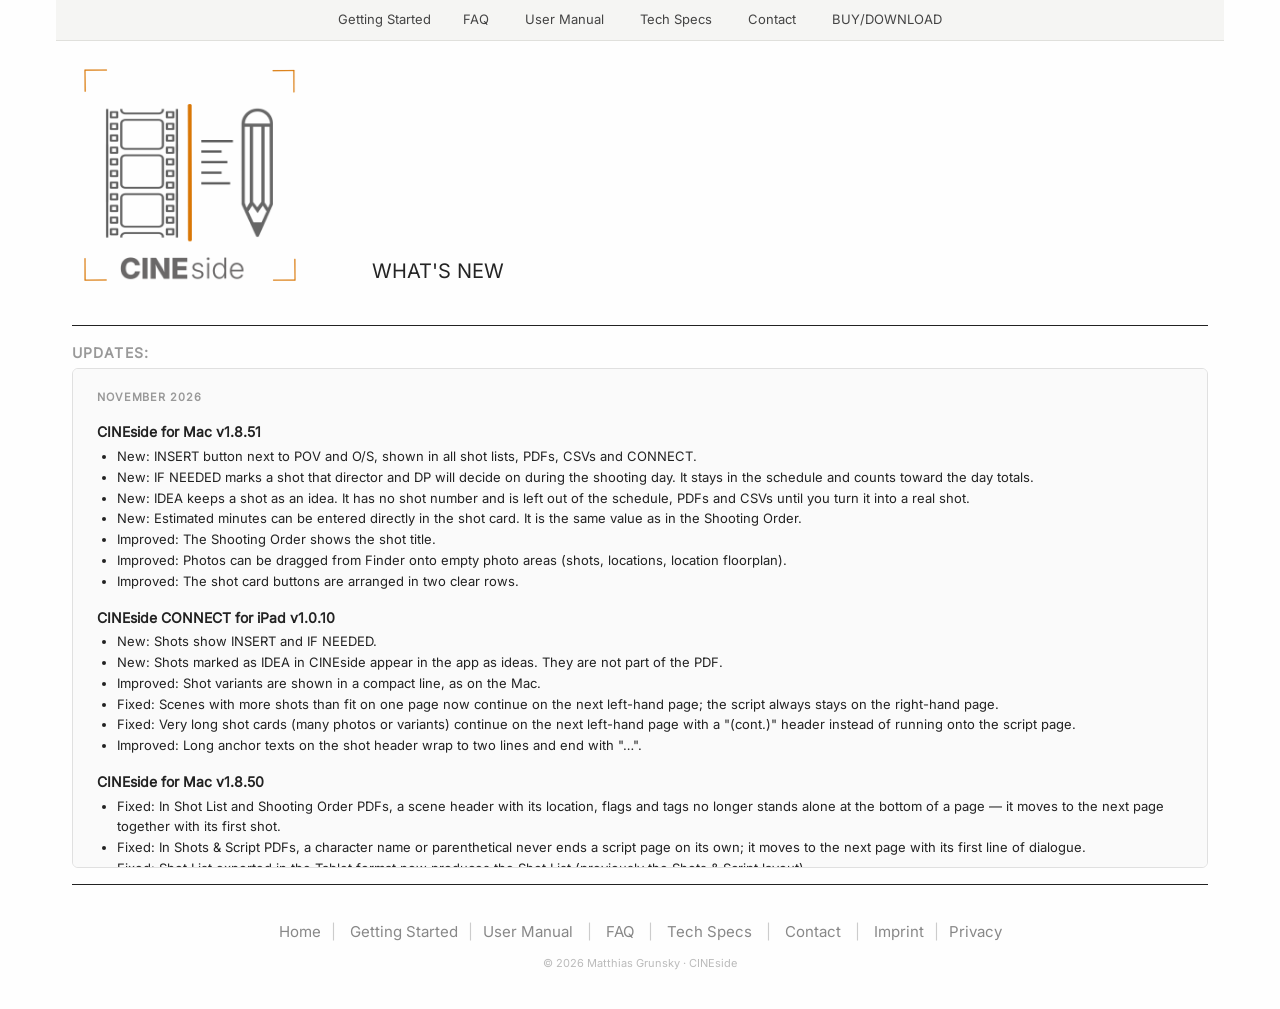
<file: whats-new.html>
<!doctype html>
<html class="no-js no-touch"  lang="en">
<head>
    <meta charset="utf-8" />
	<title>CINEside | What's New</title>

	<meta http-equiv="x-ua-compatible" content="ie=edge" />
    <meta name="viewport" content="width=device-width, initial-scale=1.0, viewport-fit=cover" />

	<meta name="theme-version" content="6.26.0" />
	<meta name="foundation-version" content="6.9.0" />

	
<!-- ========================================================================
     CINEside &mdash; cineside.app
     Global head: SEO, OpenGraph, Twitter Card, JSON-LD
     charset/viewport/title kommen vom Theme bzw. RapidWeaver &mdash; hier NICHT setzen.
     Meta description + canonical sitzen im seitenspezifischen Head jeder Seite.
     ======================================================================== -->

<!-- ── Primary SEO ───────────────────────────────────────────────────────── -->
<meta name="keywords" content="cinematographer, director, DP, director of photography, shot list, shooting script, shot planning, film prep, screenplay planning, shooting order, cinematography software, film preparation, Mac app, iPad app, iPad shot list, offline, CINEside, CINEside CONNECT">
<meta name="robots" content="index, follow, max-image-preview:large">
<meta name="theme-color" content="#b87c1a">

<!-- ── Open Graph (Facebook, LinkedIn, Slack, Messaging apps) ────────────── -->
<meta property="og:type" content="website">
<meta property="og:image" content="https://cineside.app/resources/og-image.png">
<meta property="og:image:width" content="1200">
<meta property="og:image:height" content="630">
<meta property="og:image:alt" content="CINEside &mdash; shot planning for cinematographers and directors, on Mac and iPad">
<meta property="og:locale" content="en_US">
<meta property="og:site_name" content="CINEside">

<!-- ── Twitter / X Card ──────────────────────────────────────────────────── -->
<meta name="twitter:card" content="summary_large_image">
<meta name="twitter:image" content="https://cineside.app/resources/og-image.png">
<meta name="twitter:image:alt" content="CINEside &mdash; shot planning for cinematographers and directors, on Mac and iPad">

<!-- ── Structured data: CINEside (Mac & iPad) ─────────────────────────────────── -->
<script type="application/ld+json">
{
  "@context": "https://schema.org",
  "@type": "SoftwareApplication",
  "@id": "https://cineside.app/#cineside",
  "name": "CINEside",
  "alternateName": "CINEside for Mac and iPad",
  "description": "An app for Mac and iPad for cinematographers and directors preparing narrative work. Keeps your shot list, script, references, and department notes in one place. Imports Final Draft PDFs, detects scenes automatically, and lets you anchor shots to specific script passages. Works completely offline.",
  "url": "https://cineside.app/",
  "image": "https://cineside.app/resources/CINEside_logo_text.png",
  "applicationCategory": "MultimediaApplication",
  "applicationSubCategory": "Cinematography",
  "operatingSystem": "macOS 13 or newer, iPadOS 15 or newer",
  "processorRequirements": "Intel or Apple Silicon (Universal)",
  "downloadUrl": "https://apps.apple.com/app/cineside-shot-list-script/id6791491272",
  "installUrl": "https://apps.apple.com/app/cineside-shot-list-script/id6791491272",
  "releaseNotes": "https://cineside.app/whats-new.html",
  "inLanguage": "en",
    "sameAs": [
    "https://www.wikidata.org/wiki/Q141537740",
    "https://apps.apple.com/app/cineside-shot-list-script/id6791491272"
  ],
  "featureList": [
    "Import screenplays as PDF with automatic scene detection",
    "Build shot lists with size, angle, lens, camera move, POV/OS",
    "Anchor shots to specific passages in the script",
    "Re-import revised drafts &mdash; shots, notes, and anchors stay attached",
    "Attach reference photos, sun position diagrams, sketches, and storyboards per scene and per shot",
    "Add notes per department (Director, Gaffer, Art Department, Costume, Make Up, Key Grip)",
    "Flag VFX and SFX shots and export separate shot lists for post production",
    "Drag and drop into Shooting Order for daily schedules",
    "Export facing-pages PDF, shot list only, or notes sheet",
    "Collaborate with your director or cinematographer via CINEside CONNECT",
    "Works completely offline &mdash; no cloud, no AI"
  ],
  "author": {
    "@type": "Person",
    "@id": "https://matthias-grunsky.com/#person",
    "name": "Matthias Grunsky",
    "url": "https://matthias-grunsky.com/"
  },
  "offers": {
    "@type": "Offer",
    "price": "129.00",
    "priceCurrency": "USD",
    "category": "OneTimePurchase",
    "availability": "https://schema.org/InStock",
    "url": "https://apps.apple.com/app/cineside-shot-list-script/id6791491272"
  },
  "mentions": {
    "@type": "Article",
    "name": "Grunsky Releases Cineside",
    "url": "https://theasc.com/article/grunsky-releases-cineside/",
    "publisher": {
      "@type": "Organization",
      "name": "American Cinematographer"
    },
    "datePublished": "2026-06-22"
  }
}
</script>

<!-- ── Structured data: CINEside for iPad ────────────────────────────────── -->
<script type="application/ld+json">
{
  "@context": "https://schema.org",
  "@type": "SoftwareApplication",
  "@id": "https://cineside.app/#cineside-ipad",
  "name": "CINEside for iPad",
  "description": "The native iPad version of CINEside &mdash; the same shot planning workflow built around the screenplay, sharing the same project format as the Mac app. Free to download; the full version is a one-time purchase that covers both Mac and iPad. Works completely offline.",
  "url": "https://cineside.app/",
  "image": "https://cineside.app/resources/CINEside_logo_text.png",
  "applicationCategory": "MultimediaApplication",
  "applicationSubCategory": "Cinematography",
  "operatingSystem": "iPadOS 15 or newer",
  "downloadUrl": "https://apps.apple.com/app/cineside-shot-list-script/id6791491272",
  "installUrl": "https://apps.apple.com/app/cineside-shot-list-script/id6791491272",
  "inLanguage": "en",
  "featureList": [
    "Same project format as CINEside for Mac &mdash; open projects on either device",
    "Import screenplays as PDF with automatic scene detection",
    "Build shot lists and anchor shots to script passages",
    "Place camera, character, light, and grip anchors on floorplans",
    "Export facing-pages PDF, shot list, schedule, and reference sheets on device",
    "Works completely offline &mdash; no cloud, no AI"
  ],
  "author": {
    "@type": "Person",
    "@id": "https://matthias-grunsky.com/#person",
    "name": "Matthias Grunsky",
    "url": "https://matthias-grunsky.com/"
  },
  "offers": {
    "@type": "Offer",
    "price": "129.00",
    "priceCurrency": "USD",
    "category": "OneTimePurchase",
    "description": "Free to download. Full version as a one-time purchase that covers both Mac and iPad; local pricing on the App Store.",
    "availability": "https://schema.org/InStock",
    "url": "https://apps.apple.com/app/cineside-shot-list-script/id6791491272"
  }
}
</script>

<!-- ── Structured data: CINEside CONNECT as a companion SoftwareApplication ─ -->
<script type="application/ld+json">
{
  "@context": "https://schema.org",
  "@type": "SoftwareApplication",
  "@id": "https://cineside.app/#cineside-connect",
  "name": "CINEside CONNECT",
  "description": "A free companion app for directors and collaborators, on Mac and iPad. Opens project files sent from CINEside, lets directors add notes to shots, script passages, and reference images, and export the notes back. Read-only, works completely offline.",
  "url": "https://cineside.app/",
  "image": "https://cineside.app/resources/CINEside_CONNECT_logo_text.png",
  "applicationCategory": "MultimediaApplication",
  "applicationSubCategory": "Cinematography",
  "operatingSystem": "macOS 10.13 or newer, iPadOS 15 or newer",
  "processorRequirements": "Intel or Apple Silicon (Universal)",
  "downloadUrl": "https://apps.apple.com/app/cineside-connect/id6793694166",
  "installUrl": "https://apps.apple.com/app/cineside-connect/id6793694166",
  "inLanguage": "en",
  "featureList": [
    "Opens project files sent from CINEside",
    "Add notes to shots, script passages, and images",
    "Export notes as .cnsn for re-import into CINEside",
    "Read-only &mdash; cannot modify the project itself",
    "Works completely offline"
  ],
  "author": {
    "@type": "Person",
    "@id": "https://matthias-grunsky.com/#person",
    "name": "Matthias Grunsky",
    "url": "https://matthias-grunsky.com/"
  },
  "offers": {
    "@type": "Offer",
    "price": "0.00",
    "priceCurrency": "EUR",
    "availability": "https://schema.org/InStock",
    "url": "https://apps.apple.com/app/cineside-connect/id6793694166"
  },
  "isAccessoryOrSparePartFor": {
    "@id": "https://cineside.app/#cineside"
  }
}
</script>

<!-- ── Structured data: CINEside walkthrough video ───────────────────────── -->
<script type="application/ld+json">
{
  "@context": "https://schema.org",
  "@type": "VideoObject",
  "@id": "https://cineside.app/#walkthrough",
  "name": "CINEside &mdash; Walkthrough",
  "description": "Walkthrough of CINEside for cinematographers and directors: importing a screenplay, building the shot list, anchoring shots, and exporting for the crew.",
  "thumbnailUrl": "https://cineside.app/resources/og-image.png",
  "uploadDate": "2026-06-01",
  "duration": "PT1M32S",
  "contentUrl": "https://www.youtube.com/watch?v=msX2kV9YZTM",
  "embedUrl": "https://www.youtube-nocookie.com/embed/msX2kV9YZTM",
  "publisher": {
    "@type": "Person",
    "@id": "https://matthias-grunsky.com/#person",
    "name": "Matthias Grunsky"
  },
  "isPartOf": { "@id": "https://cineside.app/#cineside" }
}
</script>
  <script>(function(){try{var i=new Image();i.src='https://matthias-grunsky.com/px/cineside.gif?p='+encodeURIComponent(location.pathname)+'&r='+encodeURIComponent(document.referrer||'-');}catch(e){}})();</script>
<meta http-equiv="Content-Type" content="text/html; charset=utf-8" />
		<link rel="apple-touch-icon" sizes="167x167" href="https://cineside.app/resources/medium.png" />
<link rel="apple-touch-icon" sizes="180x180" href="https://cineside.app/resources/picturep.png" />
<link rel="apple-touch-icon" sizes="152x152" href="https://cineside.app/resources/small.png" />
<link rel="mask-icon" href="https://cineside.app/resources/CINEside-Logo.svg" color="rgba(255,255,255,1.00)" /><link rel="icon" type="image/png" href="https://cineside.app/resources/favicon_medium.png" sizes="32x32" />
<link rel="icon" type="image/png" href="https://cineside.app/resources/favicon_small.png" sizes="16x16" />
<link rel="icon" type="image/png" href="https://cineside.app/resources/favicon_large.png" sizes="64x64" />


	<meta name="description" content="Release notes for CINEside and CINEside CONNECT — every update for the Mac and iPad shot planning apps, from the current version back to the first release.">
<link rel="canonical" href="https://cineside.app/whats-new.html">
<meta property="og:url" content="https://cineside.app/whats-new.html">
<meta property="og:title" content="CINEside — What's New">
<meta property="og:description" content="Release notes for CINEside and CINEside CONNECT — every update for the Mac and iPad shot planning apps.">
<meta name="twitter:title" content="CINEside — What's New">
<meta name="twitter:description" content="Release notes for CINEside and CINEside CONNECT — every update for the Mac and iPad shot planning apps.">

	<link rel="stylesheet" href="rw_common/themes/foundation6/foundation.css" />

	<template id="plugin-header">
        		<link rel='stylesheet' type='text/css' media='all' href='rw_common/plugins/stacks/stacks.css' />
<link rel="stylesheet" type="text/css" media="all" href="rw_common/plugins/stacks/fa5pro.css" />		<link rel='stylesheet' type='text/css' media='all' href='whats-new_files/stacks_page_page7.css' />
        <script type='text/javascript' charset='utf-8' src='rw_common/plugins/stacks/jquery-2.2.4.min.js'></script>
        
        
        
		

		<script type='text/javascript' charset='utf-8' src='whats-new_files/stacks_page_page7.js'></script>
        <meta name="formatter" content="Stacks v5.3.2 (6389)" >
		<meta class="stacks 5 stack version" id="ws.foundation.container" name=" Container" content="6.26.0">
		<meta class="stacks 5 stack version" id="com.nickcatesdesign.stacks.scrollpage" name="Scroll Page" content="1.1.1">
		<meta class="stacks 5 stack version" id="ws.foundation.2col" name="2 Columns" content="6.26.0">
		<meta class="stacks 5 stack version" id="ws.foundation.1col" name="1 Column" content="6.26.0">
		<meta class="stacks 5 stack version" id="ws.foundation.header" name="Header" content="6.26.0">
		<meta class="stacks 5 stack version" id="ws.foundation.styles" name=" Site Styles" content="6.26.0">
		<meta class="stacks 5 stack version" id="ws.foundation.html" name="HTML" content="6.26.0">
		<meta class="stacks 5 stack version" id="ws.foundation.fontstyle3" name="Font Style" content="6.26.0">
		<meta class="stacks 5 stack version" id="ws.foundation.styles.fontcolor2" name="Font Color" content="6.26.0">
		<meta class="stacks 5 stack version" id="ws.foundation.picture" name="Picture" content="6.26.0">
		<meta class="stacks 5 stack version" id="ws.lines" name="Lines" content="2.2.1">
		<meta class="stacks 5 stack version" id="ws.foundation.fa5.css" name="Font Awesome 5 CSS + Fonts" content="6.26.0">
		<meta class="stacks 5 stack version" id="ws.foundation.link.container" name="Link Container" content="6.26.0">
		<meta class="stacks 5 stack version" id="ws.foundation.styles.textcolors" name="Text Colors" content="6.26.0">
		

	</template>

	<script integrity="sha384-L6Plmo9wRdbut7vf9+1Uod3iRjzt/Q3BvxIIr3SGZQlQh47LOxwfUSL/APINqgi7">const pluginHeader=document.getElementById("plugin-header").content.cloneNode(!0),pluginScripts=Array.from(pluginHeader.querySelectorAll("script")).filter((e=>!e.outerHTML.match(/jquery-\d\.\d\.\d\.min\.js/))),pluginStyles=Array.from(pluginHeader.querySelectorAll("link"));!function(){const e="127.0.0.1"===location.hostname,t=e=>e+"?v="+Math.random().toString(36).substring(2,15);pluginScripts.map((r=>(e&&r.hasAttribute("src")&&(r.src=t(r.src)),r)));let r=!1;const n=r=>{if("stylesheet"!==r.rel)return void document.head.appendChild(r);const n=["stacks_page_page"];for(const e of n)if(r.href.match(e))return void document.write(r.outerHTML);e&&(r.href=t(r.href)),r.media="print",r.addEventListener("load",(e=>e.target.media="all"),{once:!0}),document.head.appendChild(r)};for(const e of pluginStyles)"preload"!==e.rel&&(e.href.match("stacks.css")||(e.href.match("fa5pro.css")&&(r=!0),e.href.match("js-fa5pro.css")||!0===r&&e.href.match("font-awesome.min.css")||n(e)));const o=e=>{const t=document.createElement("link");t.rel="preload",t.as="script",t.href=e.src,document.head.appendChild(t)},c=pluginScripts.filter((e=>e.hasAttribute("src")));for(const e of c)o(e)}();</script>

    <link rel="preload" as="script" href="rw_common/themes/foundation6/foundation.js" />
    <link rel="preload" as="script" href="rw_common/themes/foundation6/jquery.min.js" />
    <link rel="preload" as="script" href="rw_common/themes/foundation6/what-input.min.js" />

	
	<!-- 17.11.26 -->
</head>

<body class="antialiased">



<div id='stacks_out_1' class='stacks_top'><div id='stacks_in_1' class=''>  <link type="text/css" rel="stylesheet" media="all" href="rw_common/plugins/stacks/utility.css" />   <link type="text/css" rel="stylesheet" media="print" onload="this.media='all'" href="rw_common/plugins/stacks/utility-extra.css" />         
   
 
 
 
  <div class='slice empty out'><div class='slice empty in'></div></div>  <div class='slice empty out'><div class='slice empty in'></div></div>   
<div id='stacks_out_736' class='stacks_out'><div id='stacks_in_736' class='stacks_in html_stack'><style>
@font-face{font-family:"Inter";font-style:normal;font-weight:400;font-display:swap;src:url("/resources/inter-latin-400-normal.woff2") format("woff2");}
@font-face{font-family:"Courier Prime";font-style:normal;font-weight:400;font-display:swap;src:url("/resources/courier-prime-latin-400-normal.woff2") format("woff2");}
html,body,p,.p,h2,.h2,h3,.h3,h4,.h4,h5,.h5,h6,.h6,blockquote,.menu li,li,form,.button,.myclass{font-family:"Inter",sans-serif;}
h1,.h1,.myclass{font-family:"Courier Prime",sans-serif;}
</style></div></div>  <div       class='container position-relative  overflow-hidden     '>   <div class="grid-container">  <div style="background:#f5f5f3;border-bottom:1px solid #e0e0dc;padding:10px 0;text-align:center;font-size:13px;">
  <a href="https://cineside.app/getting-started.html" style="color:#444;text-decoration:none;margin:0 16px;">Getting Started</a><a href="https://cineside.app/shot-list-faq.html" style="color:#444;text-decoration:none;margin:0 16px;">FAQ</a>
  <a href="https://cineside.app/downloads/CINEside_User_Manual.pdf" target="_blank" rel="noopener"  style="color:#444;text-decoration:none;margin:0 16px;">User Manual</a>
  <a href="https://cineside.app/techspecs.html" style="color:#444;text-decoration:none;margin:0 16px;">Tech Specs</a>
  <a href="mailto:info@cineside.app" style="color:#444;text-decoration:none;margin:0 16px;">Contact</a>
<a href="https://cineside.app/#download" style="color:#444;text-decoration:none;margin:0 16px;">BUY/DOWNLOAD</a>

</div> 
<div class='grid-x    grid-margin-x grid-margin-y grid-padding-x grid-padding-y   align-bottom    '> <div class="cell small-3  ">  <a href="./" target="_self" class="link-container   "          >     <picture class=" stacks_in_16"  oncontextmenu="return false;"> <div class='slice empty out'><div class='slice empty in'></div></div>  <img class="    " loading="auto" srcset='whats-new_files/image-16.png' src="whats-new_files/image-16.png" alt="CINEside | Home" draggable="false" />       </picture>    
  </a>  
 </div> <div class="cell small-9  ">  <h5 class='     title  '   >WHAT'S NEW</h5> 
 </div> </div> 
  </div>   </div>   
  <div       class='container position-relative  overflow-hidden     '>   <div class="grid-container">  <div class='grid-x    grid-margin-x  grid-padding-x        '> <div class="cell small-12 medium-auto "> <div class="lines-wrapper "> <hr class="lines stacks_in_725 solid   ">   </div> 
<div id='stacks_out_734' class='stacks_out'><div id='stacks_in_734' class='stacks_in text_stack'><span style="color:#FFFFFF;"><p style="margin:0 0 4px;font-size:14px;font-weight:700;letter-spacing:0.08em;color:#999;text-transform:uppercase;">Updates:</p></span></div></div><div id='stacks_out_727' class='stacks_out'><div id='stacks_in_727' class='stacks_in html_stack'><div style="
  max-height: 500px;
  overflow-y: auto;
  border: 1px solid #e0e0e0;
  border-radius: 6px;
  padding: 20px 24px;
  font-family: -apple-system, Helvetica, sans-serif;
  font-size: 13px;
  line-height: 1.6;
  color: #333;
  background: #fafafa;
">
<p style="margin:0 0 4px;font-size:11px;font-weight:700;letter-spacing:0.08em;color:#999;text-transform:uppercase;">November 2026</p>

<h4 style="margin:16px 0 4px;font-size:14px;font-weight:700;">CINEside for Mac v1.8.51 <span class="date"></span></h4>
<ul>
<li>New: INSERT button next to POV and O/S, shown in all shot lists, PDFs, CSVs and CONNECT.</li>
<li>New: IF NEEDED marks a shot that director and DP will decide on during the shooting day. It stays in the schedule and counts toward the day totals.</li>
<li>New: IDEA keeps a shot as an idea. It has no shot number and is left out of the schedule, PDFs and CSVs until you turn it into a real shot.</li>
<li>New: Estimated minutes can be entered directly in the shot card. It is the same value as in the Shooting Order.</li>
<li>Improved: The Shooting Order shows the shot title.</li>
<li>Improved: Photos can be dragged from Finder onto empty photo areas (shots, locations, location floorplan).</li>
<li>Improved: The shot card buttons are arranged in two clear rows.</li>
</ul>

<h4 style="margin:16px 0 4px;font-size:14px;font-weight:700;">CINEside CONNECT for iPad v1.0.10 <span class="date"></span></h4>
<ul>
<li>New: Shots show INSERT and IF NEEDED.</li>
<li>New: Shots marked as IDEA in CINEside appear in the app as ideas. They are not part of the PDF.</li>
<li>Improved: Shot variants are shown in a compact line, as on the Mac.</li>
<li>Fixed: Scenes with more shots than fit on one page now continue on the next left-hand page; the script always stays on the right-hand page.</li>
<li>Fixed: Very long shot cards (many photos or variants) continue on the next left-hand page with a "(cont.)" header instead of running onto the script page.</li>
<li>Improved: Long anchor texts on the shot header wrap to two lines and end with "…".</li>
</ul>

<h4 style="margin:16px 0 4px;font-size:14px;font-weight:700;">CINEside for Mac v1.8.50 <span class="date"></span></h4>
<ul>
<li>Fixed: In Shot List and Shooting Order PDFs, a scene header with its location, flags and tags no longer stands alone at the bottom of a page — it moves to the next page together with its first shot.</li>
<li>Fixed: In Shots &amp; Script PDFs, a character name or parenthetical never ends a script page on its own; it moves to the next page with its first line of dialogue.</li>
<li>Fixed: Shot List exported in the Tablet format now produces the Shot List (previously the Shots &amp; Script layout).</li>
</ul>

<h4 style="margin:16px 0 4px;font-size:14px;font-weight:700;">CINEside for iPad v1.2.26 <span class="date"></span></h4>
<ul>
<li>New: INSERT button next to POV and O/S, shown in all shot lists, PDFs, CSVs and CONNECT.</li>
<li>New: IF NEEDED marks a shot that director and DP will decide on during the shooting day. It stays in the schedule and counts toward the day totals.</li>
<li>New: IDEA keeps a shot as an idea. It has no shot number and is left out of the schedule, PDFs and CSVs until you turn it into a real shot.</li>
<li>New: Estimated minutes can be entered directly in the shot card. It is the same value as in the Shooting Order.</li>
<li>Improved: The Shooting Order shows the shot title.</li>
<li>Improved: Photos can be dropped onto empty photo areas (shots, scenes, locations, location floorplan).</li>
<li>Improved: The shot card buttons are arranged in two clear rows.</li>
</ul>

<h4 style="margin:16px 0 4px;font-size:14px;font-weight:700;">CINEside for iPad v1.2.25 <span class="date"></span></h4>
<ul>
<li>Fixed: In Shot List and Shooting Order PDFs, a scene header with its location, flags and tags no longer stands alone at the bottom of a page — it moves to the next page together with its first shot.</li>
<li>Fixed: In Shots &amp; Script PDFs, a character name or parenthetical never ends a script page on its own; it moves to the next page with its first line of dialogue.</li>
<li>Fixed: Shot List exported in the Tablet format now produces the Shot List (previously the Shots &amp; Script layout).</li>
</ul>

<h4 style="margin:16px 0 4px;font-size:14px;font-weight:700;">CINEside CONNECT for Mac v1.0.9 <span class="date"></span></h4>
<ul>
<li>New (direct download v0.3.12): Shots show INSERT and IF NEEDED.</li>
<li>New: Shots marked as IDEA in CINEside appear in the app as ideas. They are not part of the PDF.</li>
<li>Fixed (direct download v0.3.11): Scenes with more shots than fit on one page now continue on the next left-hand page; the script always stays on the right-hand page.</li>
<li>Fixed: Very long shot cards (many photos or variants) continue on the next left-hand page with a "(cont.)" header instead of running onto the script page.</li>
<li>Improved: Long anchor texts on the shot header wrap to two lines and end with "…".</li>
</ul>

<h4 style="margin:16px 0 4px;font-size:14px;font-weight:700;">CINEside CONNECT for iPad v1.0.10 <span class="date"></span></h4>
<ul>
<li>New: Shots show INSERT and IF NEEDED.</li>
<li>New: Shots marked as IDEA in CINEside appear in the app as ideas. They are not part of the PDF.</li>
<li>Improved: Shot variants are shown in a compact line, as on the Mac.</li>
<li>Fixed: Scenes with more shots than fit on one page now continue on the next left-hand page; the script always stays on the right-hand page.</li>
<li>Fixed: Very long shot cards (many photos or variants) continue on the next left-hand page with a "(cont.)" header instead of running onto the script page.</li>
<li>Improved: Long anchor texts on the shot header wrap to two lines and end with "…".</li>
</ul>
<h4 style="margin:16px 0 4px;font-size:14px;font-weight:700;">CINEside for Mac v1.8.49 <span class="date"></span></h4>
<ul>
<li>Improved: In every PDF export, a heading never stands alone at the bottom of a page any more — shooting order, day banners, scene and shot headers, photo and floorplan labels all move to the next page together with their first item.</li>
<li>Improved: Scenes stay in screenplay order after importing a new script version. Scenes removed in the new version keep their place in the list instead of dropping to the end.</li>
<li>Improved: Importing a new script version now also takes over changed scene headings, and screenplays that start mid-document keep their printed page numbers.</li>
<li>Improved: Shot colors are exported for every scene, not only the ones you have scrolled to — CONNECT and the Shots &amp; Script PDF now show them all.</li>
<li>Improved: The Lined Script trims long character names and parentheticals only where they would overflow, with an ellipsis.</li>
<li>Improved: When objects lie on a lighting plan or floorplan, the rotation cursor is greyed out and explains why the plan is locked.</li>
<li>Fixed: A scene heading that appeared at the top of a page as CONTINUED and again further down as a new scene is now imported as two scenes.</li>
<li>Fixed: The location floorplan in the PDF no longer runs over the bottom edge of the page.</li>
<li>Fixed: "Part 2" of a split shot could stand alone at the bottom of a page in Shot List Only.</li>
</ul>

<h4 style="margin:16px 0 4px;font-size:14px;font-weight:700;">CINEside for iPad v1.2.24 <span class="date"></span></h4>
<ul>
<li>New: Jumping to a scene from the scene menu, the arrows or search now loads only the scenes in view. Large projects no longer run out of memory and restart on a jump.</li>
<li>New: Objects on lighting plans and floorplans need a tap before they can be dragged. Swiping over a lamp, camera or character scrolls the page instead of moving it.</li>
<li>Improved: In every PDF export, a heading never stands alone at the bottom of a page any more — reference photos, day banners, scene and shot headers move to the next page together with their first item.</li>
<li>Improved: Scenes stay in screenplay order after importing a new script version. Scenes removed in the new version keep their place in the list.</li>
<li>Improved: Shot colors are exported for every scene — CONNECT and the Shots &amp; Script PDF now show them all.</li>
<li>Improved: Screenplays that start mid-document keep their printed page numbers; the Lined Script trims names and parentheticals only where they would overflow.</li>
<li>Fixed: Returning to your reading position after a background reload no longer rebuilds the whole project and could trigger a second reload.</li>
<li>Fixed: A scene heading that appeared at the top of a page as CONTINUED and again further down as a new scene is now imported as two scenes.</li>
<li>Fixed: The location floorplan in the PDF no longer runs over the bottom edge of the page.</li>
</ul>

<h4 style="margin:16px 0 4px;font-size:14px;font-weight:700;">CINEside CONNECT for Mac v1.0.8 <span class="date"></span></h4>
<ul>
<li>New (direct download v0.3.10): The shot page of the PDF shows each shot's color — a stripe next to the shot header matches the shot's line on the script page.</li>
<li>Improved: Headings, shot headers and character names never stand alone at the bottom of a PDF page; they move to the next page together with their first line.</li>
<li>Fixed: CONNECT no longer overwrites the shot color index when saving notes.</li>
</ul>

<h4 style="margin:16px 0 4px;font-size:14px;font-weight:700;">CINEside CONNECT for iPad v1.0.9 <span class="date"></span></h4>
<ul>
<li>New: The shot page of the PDF shows each shot's color — a stripe next to the shot header matches the shot's line on the script page.</li>
<li>Improved: Headings, shot headers and character names never stand alone at the bottom of a PDF page; they move to the next page together with their first line.</li>
<li>Fixed: CONNECT no longer overwrites the shot color index when saving notes.</li>
</ul>

<h4 style="margin:16px 0 4px;font-size:14px;font-weight:700;">CINEside for iPad v1.2.23 <span class="date"></span></h4>
<ul>
<li>Fixed: Scenes now always appear in screenplay order — in the scene list, scene menu, Scene Manager, exports and Shooting Order. Scenes with a letter before the number (A16) are no longer listed at the end, and renumbering a scene no longer moves it.</li>
<li>Fixed: Screenplay import cut off very long scenes — a scene longer than about ten pages ended early and the rest of its text was missing.</li>
<li>Fixed: Screenplay import could lose the heading and lines of very short scenes. Merged lines now stay in the scene before; a kept short scene appears in its place with its own text.</li>
<li>Fixed: When the same scene heading appeared twice on one page, one scene could stay empty while another showed duplicated text.</li>
<li>Fixed: Headings with a letter before the number are found reliably, so no lines from the previous scene end up in them.</li>
<li>Fixed: Importing a new screenplay version no longer adds an empty extra scene after merging a repeated heading at a page break.</li>
<li>New: When the scene filter hides scenes, the Filter button, the scene menu and a line above the scene list show how many are hidden, with a one-click Clear.</li>
<li>To repair a project imported with an earlier version, choose Import new version with the same screenplay PDF. Shots and notes are kept.</li>
<li>Changed: Importing a new script version always uses the complete screenplay. The "Revisions Only" option has been removed because it could replace scenes with the wrong text.</li>
<li>Fixed: Changes could be lost when iPadOS reloaded the app in the background — up to the last few minutes of work. The project is now saved a few seconds after every change, and after a reload you return to the scene you were working on.</li>
<li>Fixed: Rotating the iPad could jump to a different scene, often the last one.</li>
<li>Fixed: Rotating a floor plan or lighting plan moved the light symbols and swapped some of them for other lamp types. Lights, labels and symbols now stay where they were placed, on screen and in the PDF.</li>
<li>Fixed: The lighting plan in the PDF export used different colours than on screen.</li>
<li>Fixed: Dragging a plan into a narrow frame no longer shifts the anchor points.</li>
</ul>

<h4 style="margin:16px 0 4px;font-size:14px;font-weight:700;">CINEside for Mac v1.8.48 <span class="date"></span></h4>
<ul>
<li>Fixed: Scenes now always appear in screenplay order — in the scene list, scene menu, Scene Manager, exports and Shooting Order. Scenes with a letter before the number (A16) are no longer listed at the end, and renumbering a scene no longer moves it.</li>
<li>Fixed: Screenplay import cut off very long scenes — a scene longer than about ten pages ended early and the rest of its text was missing.</li>
<li>Fixed: Screenplay import could lose the heading and lines of very short scenes (since 1.8.31). Merged lines now stay in the scene before; a kept short scene appears in its place with its own text.</li>
<li>Fixed: When the same scene heading appeared twice on one page, one scene could stay empty while another showed duplicated text.</li>
<li>Fixed: Headings with a letter before the number are found reliably, so no lines from the previous scene end up in them.</li>
<li>Fixed: Importing a new screenplay version no longer adds an empty extra scene after merging a repeated heading at a page break.</li>
<li>New: When the scene filter hides scenes, the Filter button, the scene menu and a line above the scene list show how many are hidden, with a one-click Clear.</li>
<li>To repair a project imported with an earlier version, choose Import new version with the same screenplay PDF. Shots and notes are kept.</li>
<li>Fixed: Scene order after a "Revisions Only" re-import — in 1.8.47 scenes from revised pages could appear at the top of the list.</li>
<li>Changed: Importing a new script version always uses the complete screenplay. The "Revisions Only" option has been removed because it could replace scenes with the wrong text.</li>
</ul>

<h4 style="margin:16px 0 4px;font-size:14px;font-weight:700;">CINEside CONNECT for iPad v1.0.8 <span class="date"></span></h4>
<ul>
<li>New: Shot cards show their shot color — a slim stripe on each card matches the shot's line in the script, so cards and script are easy to match at a glance.</li>
</ul>

<h4 style="margin:16px 0 4px;font-size:14px;font-weight:700;">CINEside CONNECT for Mac v1.0.7 <span class="date"></span></h4>
<ul>
<li>New (direct download v0.3.9): Shot cards show their shot color — a thin stripe on the left edge of each card matches the shot's line and start box in the script column, so cards and lines are easy to match at a glance.</li>
</ul>

<h4 style="margin:16px 0 4px;font-size:14px;font-weight:700;">CINEside for iPad v1.2.22 <span class="date"></span></h4>
<ul>
<li>New: Dual dialogue in screenplay import — simultaneous speeches become two consecutive speeches instead of one merged block.</li>
<li>New: Time of day shown as written in the screenplay ("LATER THAT NIGHT"); filters, CSV and PDFs keep DAY/NIGHT.</li>
<li>Improved: Clearer questions when importing a new script version.</li>
<li>Fixed: Re-import no longer asks again about short scenes you already kept; very short scenes are pre-matched by location and keep their shots.</li>
</ul>

<h4 style="margin:16px 0 4px;font-size:14px;font-weight:700;">CINEside for iPad v1.2.21 <span class="date"></span></h4>
<ul>
<li>New: Symbol size per plan — a slider at the top of the floor plan and lighting plan legend (×0.5 to ×3.0) scales all symbols on that plan, in the app, in PDFs and in CONNECT packages. Existing projects look exactly as before.</li>
<li>Fixed: Notes on rotated plans are visible and editable again, and anchors can be placed in the top-left area of a rotated plan.</li>
<li>Fixed: Plan numbering is now consistent across app, PDF, CONNECT export, scene merge and captions.</li>
</ul>

<h4 style="margin:16px 0 4px;font-size:14px;font-weight:700;">CINEside for Mac v1.8.44 <span class="date"></span></h4>
<ul>
<li>New: Symbol size per plan — a slider at the top of the floor plan and lighting plan legend (×0.5 to ×3.0) scales all symbols on that plan. Works in the app, in PDFs, in CONNECT packages and on the Scene Board; existing projects look exactly as before.</li>
<li>New: Dual dialogue — two-column dialogue in the screenplay is recognised and split into the two speakers' lines.</li>
<li>New: Time of day is read as the phrase after the last separator in the scene heading, including NOON, MIDNIGHT, LATER THAT NIGHT and German forms such as MORGENGRAUEN or ABENDDÄMMERUNG, and shown as written in the script.</li>
<li>Improved: Importing a new screenplay version — known short scenes are restored without a prompt, and location matches are pre-filled.</li>
<li>Improved: Import prompts now say what a heading is and what will happen; dashes and dots appear only where a time of day or INT/EXT was actually recognised.</li>
<li>Fixed: The Scene Board no longer jumps back to plan 1 after a change in the app.</li>
<li>Fixed: Rotated floor plans and lighting plans could be cut off and their anchors misplaced after resizing the window or clearing a scene filter.</li>
<li>Fixed: Shooting Order PDF — long shot cards no longer run past the bottom of the page.</li>
<li>Fixed: "for Director" packages no longer carry lighting data.</li>
<li>Fixed: Plan numbering is now consistent across app, PDF and delete.</li>
</ul>

<p style="margin:0 0 4px;font-size:11px;font-weight:700;letter-spacing:0.08em;color:#999;text-transform:uppercase;">October 2026</p>

<h4 style="margin:16px 0 4px;font-size:14px;font-weight:700;">CINEside for Mac v1.8.43 <span class="date"></span></h4>
<ul>
<li>New: Screenplay import recognises scene headings in Spanish, Italian and Portuguese. Times of day are translated for the shot list.</li>
<li>Improved: PDF exports are about a third of their previous size — photos at 150 dpi, floor plans and lighting plans at 200 dpi, no visible difference in print or on screen.</li>
<li>Fixed: Two consecutive scene headings with different numbers are now both recognised (e.g. an INTERCUT heading directly before the next scene).</li>
</ul>

<h4 style="margin:16px 0 4px;font-size:14px;font-weight:700;">CINEside for iPad v1.2.20 <span class="date"></span></h4>
<ul>
<li>New: Screenplay import recognises scene headings in Spanish, Italian and Portuguese, Times of day are translated for the shot list.</li>
<li>Improved: PDF exports are about a third of their previous size — photos at 150 dpi, floor plans and lighting plans at 200 dpi, no visible difference in print or on screen.</li>
<li>Fixed: Two consecutive scene headings with different numbers are now both recognised (e.g. an INTERCUT heading directly before the next scene).</li>
</ul>

<h4 style="margin:16px 0 4px;font-size:14px;font-weight:700;">CINEside CONNECT for Mac v1.0.6 <span class="date"></span></h4>
<ul>
<li>Improved: PDF exports are about a third of their previous size — photos at 150 dpi, floor plans at 200 dpi, no visible difference.</li>
<li>Fixed (direct download v0.3.8): "Check for Updates…" no longer shows the update prompt twice when used right after launch; downloads always show the progress bar.</li>
</ul>

<h4 style="margin:16px 0 4px;font-size:14px;font-weight:700;">CINEside CONNECT for iPad v1.0.7 <span class="date"></span></h4>
<ul>
<li>Improved: PDF exports are about a third of their previous size — photos at 150 dpi, floor plans at 200 dpi, no visible difference. Large exports with many photos open smoothly in Books.</li>
<li>Fixed: The reading position stays put when reopening a package or rotating the iPad while images are still loading.</li>
</ul>
<h4 style="margin:16px 0 4px;font-size:14px;font-weight:700;">CINEside CONNECT for iPad v1.0.6 <span class="date"></span></h4>
<ul>
<li>New: Lane row at the top of each scene's script column — boxes show the running shots, each linked to its line; tap a box to jump to the shot card.</li>
<li>Improved: Each shot keeps its own lane within a scene; shot start numbers are boxes sitting on their own line.</li>
<li>Fixed: Tapping a shot card or deleting a note no longer makes the view jump.</li>
<li>Fixed: Space for floor plans and photos is reserved before loading, so the text no longer shifts afterwards.</li>
<li>Fixed: After dismissing the keyboard the note stays visible and the script column adjusts immediately — also with the hide key and when tapping the same note again.</li>
</ul>
<h4 style="margin:16px 0 4px;font-size:14px;font-weight:700;">CINEside CONNECT v1.0.5 <span class="date"></span></h4>
<ul>
<li>New: Lane row at the top of the script column — boxes show the shots running at the top of the view, each linked to its line; click a box to jump to the shot card.</li>
<li>Improved: Each shot keeps its own lane from start to end; the text no longer shifts sideways.</li>
<li>Improved: Shot start numbers are boxes on their own line; only the shot number is shown next to the lines.</li>
<li>Fixed: Deleting a note or saving a floorplan note no longer makes the page jump.</li>
<li>Fixed: Jumping to a scene right after opening lands in the right place.</li>
</ul>

<h4 style="margin:16px 0 4px;font-size:14px;font-weight:700;">CINEside for iPad v1.2.19 <span class="date"></span></h4>
<ul>
<li>New: Lane row at the top of the script column — boxes show the shots running at the top of the view, each linked to its line; click a box to jump to the shot card.</li>
<li>Improved: Each shot keeps its own lane from start to end; the script text no longer shifts sideways.</li>
<li>Improved: Shot start numbers are boxes sitting on their own line.</li>
<li>Improved: The anchor popup stays on one row, also in the right-hand column.</li>
</ul>

<h4 style="margin:16px 0 4px;font-size:14px;font-weight:700;">CINEside v1.8.42 <span class="date"></span></h4>
<ul>
<li>New: Lane row at the top of the script column — boxes show the shots running at the top of the view, each linked to its line; click a box to jump to the shot card.</li>
<li>Improved: Each shot keeps its own lane from start to end; the script text no longer shifts sideways.</li>
<li>Improved: Shot start numbers are boxes sitting on their own line.</li>
</ul>
<h4 style="margin:16px 0 4px;font-size:14px;font-weight:700;">CINEside v1.8.41 <span class="date"></span></h4>
<ul>
<li>New: Scene detection for Swedish, Norwegian and Danish screenplays (incl. Å, Ø, Æ).</li>
<li>Improved: Cleaner locations — no leading dash, no double spaces from Pages/Word PDFs.</li>
<li>Improved: The anchor popup no longer has a scene selector; shots always go to the scene of the selected text.</li>
<li>Improved: While a note, lighting or camera move entry is open, other popup actions pause until you save or cancel.</li>
</ul>
<h4 style="margin:16px 0 4px;font-size:14px;font-weight:700;">CINEside for iPad v1.2.18 <span class="date"></span></h4>
<ul>
<li>New: Scene detection for Swedish, Norwegian and Danish screenplays (incl. Å, Ø, Æ).</li>
<li>Improved: Cleaner locations — no leading dash, no double spaces from Pages/Word PDFs.</li>
<li>Improved: The anchor popup no longer has a scene selector; shots always go to the scene of the selected text.</li>
<li>Improved: While a note, lighting or camera move entry is open, other popup actions pause until you save or cancel.</li>
<li>Fixed: "Divide" splits at the line shown in the popup.</li>
</ul>

<h4 style="margin:16px 0 4px;font-size:14px;font-weight:700;">CINEside v1.8.40 <span class="date"></span></h4>
<ul>
<li>Improved: The anchor popup follows a new text selection while it is open.</li>
<li>Improved: "Not in frame" shows shot number and name and skips shots already out of frame at that spot.</li>
<li>New: "Cancel" button in the anchor popup input row.</li>
<li>Fixed: Text typed in the anchor popup could reappear and be saved at a different place after closing.</li>
</ul>
<h4 style="margin:16px 0 4px;font-size:14px;font-weight:700;">CINEside for iPad 1.2.16 </h4>
<ul>
<li>Anchor popup always stays fully on screen – selections near the bottom edge, in landscape, and when the popup grows.</li>
<li>Anchor popup: the last-tapped shot card (orange frame) is preselected when you select script text – including new cards without an anchor.</li>
<li>"Not in frame" names the shot it affects in the button and always targets the anchor containing the selection; shots already gapped there are skipped.</li>
<li>Shots marked "anchor out of sync" offer "Re-anchor" instead of "Add to anchor".</li>
<li>Lined script: lighting notes on the same or adjacent lines (one blank line allowed) share a single "L" box; a scene or part without shots gets its header page with "0 Shots".</li>
<li>Split scene: cam moves of shots staying in the original scene are clamped and flagged instead of pointing past the scene end.</li>
<li>Faster scene loading in large projects (style recalculation no longer triggered per text field).</li>
</ul>
<h4 style="margin:16px 0 4px;font-size:14px;font-weight:700;">CINEside v1.8.39 </h4>
<ul>
<li>Anchor popup: the last-clicked shot card (orange frame) is preselected when you select script text – including new cards without an anchor.</li>
<li>"Not in frame" names the shot it affects in the button and always targets the anchor containing the selection, regardless of the dropdown. It is greyed out only when no anchor contains the selection.</li>
<li>Shots marked "anchor out of sync" offer "Re-anchor" in the popup instead of "Add to anchor".</li>
<li>Lined script: lighting notes on the same or adjacent lines (one blank line allowed) share a single "L" box.</li>
<li>Lined script: a scene or part without shots gets its header page with "0 Shots" instead of an error.</li>
</ul>
<h4 style="margin:16px 0 4px;font-size:14px;font-weight:700;">CINEside CONNECT for iPad 1.0.5 </h4>
<ul>
<li>Lined script brought up to date with CINEside 1.8.36: "Not in frame" sections are shown as a paler dashed bar in the script column and as a zigzag line in the PDF.</li>
<li>15 mm hole margin on both sides so the lined script fits any binder; the line column moves inward.</li>
<li>Shot numbers sit in boxes at the start of each line and are repeated every 6 cm.</li>
<li>Shot lines, boxes and zigzags use each shot's color from CINEside.</li>
<li>Shot numbers now always match the number shown in CINEside, including manually reordered shots.</li>
<li>Fixed: with dialogue-heavy scripts, shots could slip onto the left-hand page.</li>
</ul>
<h4 style="margin:16px 0 4px;font-size:14px;font-weight:700;">CINEside CONNECT v0.3.6 </h4>
<ul>
<li>Lined script brought up to date with CINEside 1.8.36: "Not in frame" sections are shown as a paler dashed bar in the script column and as a zigzag line in the PDF.</li>
<li>15 mm hole margin on both sides so the lined script fits any binder; the line column moves inward.</li>
<li>Shot numbers sit in boxes at the start of each line and are repeated every 6 cm.</li>
<li>Shot lines, boxes and zigzags use each shot's color from CINEside.</li>
<li>Shot numbers now always match the number shown in CINEside, including manually reordered shots.</li>
<li>Fixed: with dialogue-heavy scripts, shots could slip onto the left-hand page.</li>
</ul>
<h4 style="margin:16px 0 4px;font-size:14px;font-weight:700;">CINEside v1.8.38 <span class="date"></span></h4>
<ul>
<li>Fixed: Your reading position stays put. Rebuilding the view – after changing preferences, deleting a scene above or clearing the change bar – keeps the shot card you are reading where it is. Closing the Scene Manager no longer jumps to the top of the project; if the scene you were reading was deleted or merged, the view moves to the next remaining scene. “Remove from anchor” no longer scrolls to the shot card.</li>
<li>Improved: Print-friendly (B/W). The line beside each shot card now uses the same black line style as the shot’s line in the script column, so cards and script read together on a photocopy.</li>
<li>Improved: The script column labels anchors with the shot number only – “1 2 3” or “1 MOVE” instead of “58 | 1” – and the labels now sit directly beside their lines.</li>
</ul>


<h4 style="margin:16px 0 4px;font-size:14px;font-weight:700;">CINEside for iPad v1.2.14 <span class="date"></span></h4>
<ul>
<li>New: Not in frame. A shot can now cover several passages of the script, with the parts in between marked as not in frame. Select text and use “Add to anchor” or “Not in frame”; the shot card lists the parts. In the lined script export these gaps appear as the classic zigzag line.</li>
<li>Improved: Lined script export. Shot numbers now sit in their own labels at the head of each line, in the line’s colour – readable even when many shots start on the same beat. Lines run inward from the page edge, so the printout can be hole-punched on either side. Script pages in the iPad / Tablet mode are now filled properly.</li>
<li>New: “Print-friendly (B/W)” option for Shots & Script. Lines are told apart by style instead of colour, and the shot number repeats along long lines.</li>
<li>Improved: Export errors now open in a dialog instead of the status line.</li>
</ul>
<h4 style="margin:16px 0 4px;font-size:14px;font-weight:700;">CINEside v1.8.37 <span class="date"></span></h4>
<ul>
<li>New: Not in frame. A shot can now cover several passages of the script, with the parts in between marked as not in frame. Select text and use “Add to anchor” or “Not in frame” in the script popup or on the shot card. In the lined script export these gaps appear as the classic zigzag line, in colour and in black-and-white.</li>
<li>Improved: Export errors now open in a dialog instead of the status line.</li>
<li>Fixed: In rare cases a long note at a page break could leave the script page without its shot lines.</li>
</ul>
<h4 style="margin:16px 0 4px;font-size:14px;font-weight:700;">CINEside v1.8.36 <span class="date"></span></h4>
<ul>
<li>New: Not in frame. A shot can now cover several passages of the script, with the parts in between marked as not in frame. Select text and use “Add to anchor” or “Not in frame” in the script popup or on the shot card. In the lined script export these gaps appear as the classic zigzag line, in colour and in black-and-white.</li>
<li>Fixed: In rare cases a long note at a page break could leave the script page without its shot lines.</li>
</ul>
<h4 style="margin:16px 0 4px;font-size:14px;font-weight:700;">CINEside v1.8.35 <span class="date"></span></h4>
<ul>
<li>Improved: Lined script export. Shot numbers now sit in their own labels at the head of each line, in the line’s colour – readable even when many shots start on the same beat. Lines run inward from the page edge, so the printout can be hole-punched on either side.</li>
<li>New: “Print-friendly (B/W)” option for Shots & Script. Lines are told apart by style instead of colour, and the shot number repeats along long lines.</li>
<li>Fixed: Script pages could occasionally spill a few lines onto the shot side of the spread.</li>
</ul>
<h4 style="margin:16px 0 4px;font-size:14px;font-weight:700;">CINEside for iPad v1.2.13 <span class="date"></span></h4>
<ul>
<li>New: Sample project. Trying CINEside for the first time? A short sample screenplay with a floorplan opens right away, so you can start planning shots without a script of your own. Reopen it anytime from the start screen with “Open sample project”.</li>
<li>Various fixes and improvements.</li>
</ul>

<h4 style="margin:16px 0 4px;font-size:14px;font-weight:700;">CINEside v1.8.34 <span class="date"></span></h4>
<ul>
<li>New: Sample project. Trying CINEside for the first time? A short sample screenplay with a floorplan opens right away, so you can start planning shots without a script of your own. Reopen it anytime from the start screen with “Open sample project”.</li>
<li>Various fixes and improvements.</li>
</ul>

<h4 style="margin:16px 0 4px;font-size:14px;font-weight:700;">CINEside for iPad v1.2.12 <span class="date"></span></h4>
<ul>
<li>Scene Manager now shows unusual INT/EXT values (such as EXT/INT or INT/EXT) exactly as written in the screenplay, instead of falling back to INT.</li>
<li>Scenes without INT/EXT keep an empty field everywhere, including the Scene Manager box.</li>
</ul>
<h4 style="margin:16px 0 4px;font-size:14px;font-weight:700;">CINEside v1.8.32</h4>
<ul>
  <li>German scripts: scenes whose only text is GESTRICHEN! or ENTFÄLLT are imported like OMITTED scenes – with their number, marked as deleted, heading kept – so the numbering has no gaps and a later script version cannot overwrite them.</li>
  <li>Scenes without INT/EXT show “—” in the INT/EXT field instead of a misleading “INT”; mixed forms such as EXT/INT are shown exactly as written in the script.</li>
  <li>The scene menu is more robust: a single unusual scene can no longer empty the menu or hide the scene bar.</li>
</ul>
<h4 style="margin:16px 0 4px;font-size:14px;font-weight:700;">CINEside for iPad v1.2.11</h4>
<ul>
  <li>Script import now matches the Mac: many more heading styles are recognised (INT.KITCHEN, INT./EXT., time of day after a full stop, AFTERNOON and MOMENTS LATER, headings without a scene number or standard time of day, French and German slash formats, INT/EXT after the location, numbered headings without INT/EXT).</li>
  <li>Omitted scenes (31 OMITTED, and German scenes whose only text is GESTRICHEN! or ENTFÄLLT) keep their number and are imported as deleted, so the numbering has no gaps.</li>
  <li>Scene numbers split by the PDF, short numbered scenes, footer page numbers and revision marks in the margin are handled correctly; scenes keep the order of the script and the Scene Manager flags repeated numbers.</li>
  <li>Re-importing the same PDF no longer marks unchanged scenes as changed; part dividers stay on their line, so shots no longer move to the wrong part. Omitted scenes from a Mac project stay matched by number.</li>
  <li>Scenes without INT/EXT show “—” in the INT/EXT field instead of a misleading “INT”; the scene bar no longer disappears when the first scene of a project is deleted.</li>
</ul><h4 style="margin:16px 0 4px;font-size:14px;font-weight:700;">CINEside v1.8.31</h4>
<ul>
  <li>Script import recognises many more heading styles: INT.KITCHEN, INT./EXT., time of day after a full stop, headings without a scene number or standard time of day, French (INT/JOUR, FIN DE JOURNÉE), German slash format (01 WOHNUNG / INNEN / TAG:), INT/EXT after the location, and numbered headings without INT/EXT (17 MONTAGE).</li>
  <li>Omitted scenes (31 OMITTED) keep their number and are imported as deleted, so the numbering has no gaps.</li>
  <li>Scene numbers split into pieces by the PDF, short numbered scenes, page numbers in the footer and revision marks (*) in the margin are now handled correctly.</li>
  <li>Scenes keep the order of the script; the Scene Manager flags repeated scene numbers. Numbers such as 1-2 / 1-10 sort correctly.</li>
  <li>Re-importing the same PDF no longer marks unchanged scenes as changed, and part dividers stay on their line, so shots no longer move to the wrong part. An omitted scene that returns is matched by number; a scene that becomes omitted keeps its shots.</li>
  <li>Scenes without INT/EXT show without a stray full stop; the shot list and PDF exports no longer add “INT.” where the script has none.</li>
</ul>
<h4 style="margin:16px 0 4px;font-size:14px;font-weight:700;">CINEside for iPad v1.2.10</h4>
<ul>
  <li>Smoother scrolling throughout: Lock and Collapse keep your reading position, the keyboard no longer pushes fields out of view, and shot and script columns stay in sync.</li>
  <li>Picking a shot or scene from the dropdown, the arrows or “Next note” no longer jumps back after a moment.</li>
  <li>Projects saved on the Mac now show Soft Sources, Tubes and Lanterns with their correct symbols – and keep them when saved on the iPad.</li>
  <li>The dark bar under the status line stays in place, also while the keyboard is open.</li>
  <li>Settings, Scene Manager and the photo lightbox no longer scroll the page behind them.</li>
</ul><h4 style="margin:16px 0 4px;font-size:14px;font-weight:700;">CINEside v1.8.30</h4>
<ul>
  <li>Sun Position photos now use the full width of their column.</li>
  <li>The scene header no longer disappears under the app header at narrower window widths – the header height is now measured live instead of assumed.</li>
  <li>Fixes a jump after resizing the window.</li>
</ul>
<h4 style="margin:16px 0 4px;font-size:14px;font-weight:700;">CINEside v1.8.29</h4>
<ul>
<li>Collapse: the view no longer jumps when switching Collapse on or off; the script column keeps its position.</li>
<li>Collapse is now a clean reading view: add buttons and empty photo/plan areas are hidden, empty groups disappear with their heading, and in two-column rows the filled field stays in its column.</li>
<li>Collapse: shared location notes typed in one scene show up in the other scenes of that location — also when you jump there via the scene menu.</li>
<li>Empty fields close again when you leave them, without moving the view or swallowing a click on a nearby button; empty notes no longer count as content.</li>
<li>Dialogs and panels (Preferences, PDF export, Schedule, Scene Manager) no longer scroll the main view behind them.</li>
</ul>
<h4 style="margin:16px 0 4px;font-size:14px;font-weight:700;">CINEside for iPad v1.2.8</h4>
<ul>
<li>PDF export: line breaks in descriptions, notes and other text fields are now kept in the PDF. Previously words at a line break could run together.</li>
<li>Single-line entries (headers, tags, scene list columns) turn a line break into a space.</li>
<li>Page layout accounts for multi-line text.</li>
<li>CSV export: line breaks become a single space.</li>
</ul>
<h4 style="margin:16px 0 4px;font-size:14px;font-weight:700;">CINEside CONNECT for iPad v1.0.4</h4>
<ul>
<li>PDF export: line breaks in shot descriptions, notes and script notes are now kept in the PDF.</li>
<li>Scene headers and the cover page turn a line break into a space.</li>
</ul><h4 style="margin:16px 0 4px;font-size:14px;font-weight:700;">CINEside v1.8.28</h4>
<ul>
<li>Scene editor: fields you have opened stay open while editing; shared location fields in other scenes update their text without changing their layout. Fixes view jumps while typing.</li>
</ul>
<h4 style="margin:16px 0 4px;font-size:14px;font-weight:700;">CINEside v1.8.27</h4>
<ul>
<li>Scene editor reorganized: related fields now sit side by side (Location Notes / To Check at Location, Tags / References, Notes / Discuss With, Crew / Equipment, Lighting Notes / Sun Position), with consistent group headings.</li>
<li>Empty fields are collapsed to a single "+ Add" button until you use them — the scene stays compact. Fields with content are always open.</li>
<li>Sun Position accepts a note without a photo (e.g. "Sunrise 06:23").</li>
<li>Notes are labelled "shared with crew"; My Notes are marked "private". In Export → Shots & Script, My Notes now has its own row, is off by default and is not switched on by "Full" — a clear warning shows when it is included.</li>
<li>Prep Checklist moved to Scene Level.</li>
<li>Fixed: typing in Location Notes or deleting a location photo no longer jumps the view.</li>
<li>Consistent export arrows: ↗ marks anything that writes or shares a file.</li>
</ul>
<h4 style="margin:16px 0 4px;font-size:14px;font-weight:700;">CINEside v1.8.26</h4>
<ul>
<li>PDF export: line breaks in descriptions, notes and other text fields are now kept in the PDF. Previously words at a line break could run together ("ontheir").</li>
<li>Single-line entries (headers, tags, scene list columns) turn a line break into a space instead of dropping it.</li>
<li>Page layout accounts for multi-line text, so shots with several paragraphs no longer risk running past the page edge.</li>
<li>CSV export: line breaks become a single space, with no stray spaces at the start or end of a cell.</li>
</ul>
<h4 style="margin:16px 0 4px;font-size:14px;font-weight:700;">CINEside CONNECT v0.3.5 — Mac</h4>
<ul>
<li>PDF export: line breaks in shot descriptions, notes and script notes are now kept in the PDF. Previously words at a line break could run together.</li>
<li>Scene headers and the cover page turn a line break into a space.</li>
<li>Page layout accounts for multi-line notes.</li>
</ul>
<h4 style="margin:16px 0 4px;font-size:14px;font-weight:700;">CINEside v1.8.25</h4>
<ul>
  <li><b>Schedule, fixed:</b> calendar actions (split parts, add a day, assign a scene) could silently clear your saved shot order and blocks such as Prep or Lunch when the shot list hadn’t been opened in that session. Switching projects no longer carries the previous project’s shot list along.</li>
  <li><b>Deleting a shoot day</b> now asks first and returns its scenes and parts to the unscheduled list instead of moving them to a neighbouring day. Undo now also covers the schedule and the tag list.</li>
  <li><b>Schedule PDF</b> now includes shot photos and shot variants.</li>
  <li><b>Confirmations</b> – delete tag, demo mode, export errors – now appear reliably as in-app dialogs. Deleting a shot with variants or photos, or a location floorplan, asks first; everything else is undoable.</li>
  <li><b>CINEside CONNECT:</b> notes returned from CONNECT always land on the visible shot card, also in older projects.</li>
  <li><b>Scene Board</b> opens even before you have navigated to a scene.</li>
</ul>
<h4 style="margin:16px 0 4px;font-size:14px;font-weight:700;">CINEside for iPad v1.2.7</h4>
<ul>
  <li><b>Schedule, fixed:</b> calendar actions could silently clear your saved shot order and blocks when the shot list hadn’t been opened yet. Switching projects no longer carries the previous project’s shot list along.</li>
  <li><b>Deleting a shoot day</b> now asks first and returns its scenes and parts to the unscheduled list. Undo now also covers the schedule and the tag list.</li>
  <li><b>Schedule PDF</b> now includes shot photos and shot variants.</li>
  <li><b>Confirmations</b> now appear reliably as in-app dialogs. Deleting a shot with variants or photos asks first; everything else is undoable.</li>
  <li><b>CINEside CONNECT:</b> notes returned from CONNECT always land on the visible shot card.</li>
</ul>
<h4 style="margin:16px 0 4px;font-size:14px;font-weight:700;">CINEside CONNECT for iPad v1.0.3</h4>
<ul>
  <li><b>Keyboard:</b> while you type a note, the script column scrolls so the field stays visible above the keyboard – also for notes near the bottom of the screen.</li>
</ul><h4 style="margin:16px 0 4px;font-size:14px;font-weight:700;">CINEside v1.8.24</h4>
<ul>
  <li><b>One shot number everywhere:</b> PDFs, script badges, floorplan camera icons, shot list and shooting order (list, CSV, PDF), equipment, VFX/SFX and the location dossier now show exactly the number on the shot card – including the “A, B, C” setting. Variants read “2B”, “2C” as on the card.</li>
  <li><b>Shooting order</b> keeps the order you set; only the shot numbers follow the cards.</li>
  <li><b>Shot menus</b> (Jump to shot, Anchor to existing shot, Cam Move) show the shot title, otherwise the description, and update while you type.</li>
  <li><b>Jump to shot</b> now always lands on the right shot, even when the list order differs from the script order.</li>
</ul>
<h4 style="margin:16px 0 4px;font-size:14px;font-weight:700;">CINEside for iPad v1.2.6</h4>
<ul>
  <li><b>One shot number everywhere:</b> PDFs, script badges, floorplan camera icons, shot list and shooting order, equipment, VFX/SFX and the location dossier now show exactly the number on the shot card – including the “A, B, C” setting.</li>
  <li><b>Shot menus</b> show the shot title, otherwise the description, and update while you type.</li>
  <li><b>Jump to shot</b> now always lands on the right shot.</li>
</ul>
<h4 style="margin:16px 0 4px;font-size:14px;font-weight:700;">CINEside v1.8.23</h4>
<ul>
  <li><b>CINEside CONNECT export:</b> shot titles, unit and shot variants are now included. Variants keep their own size, lens and movement – a custom “Other” entry arrives as typed.</li>
  <li><b>Shot numbers:</b> shot and variant numbers in CONNECT match the cards in CINEside exactly – script order across all parts, including the “A, B, C” setting.</li>
  <li><b>Privacy:</b> lighting data and My Notes are never part of the CONNECT file. Shot notes are included.</li>
  <li>Notes returned from CONNECT are imported more reliably.</li>
</ul>
<h4 style="margin:16px 0 4px;font-size:14px;font-weight:700;">CINEside for iPad v1.2.5</h4>
<ul>
  <li><b>CINEside CONNECT export:</b> shot titles, unit and shot variants are now included – in the same format as on the Mac.</li>
  <li><b>Shot numbers:</b> shot and variant numbers in CONNECT match the cards in CINEside exactly, including the “A, B, C” setting.</li>
  <li><b>Privacy:</b> lighting data and My Notes are never part of the CONNECT file. Shot notes are included.</li>
</ul>
<h4 style="margin:16px 0 4px;font-size:14px;font-weight:700;">CINEside CONNECT v0.3.4 (Mac) · v1.0.2 (App Store)</h4>
<ul>
  <li><b>Shots as in CINEside:</b> shot titles, unit and shot variants are shown, compact under each shot.</li>
  <li><b>PDF export:</b> the exported PDF opens automatically in Preview (Mac).</li>
  <li><b>Your notes are safe:</b> they are saved continuously, the original CINEside file is never changed, and CONNECT reminds you of unexported notes before you open another file or quit.</li>
</ul>
<h4 style="margin:16px 0 4px;font-size:14px;font-weight:700;">CINEside CONNECT for iPad v1.0.2</h4>
<ul>
  <li><b>Shots as in CINEside:</b> shot titles, unit and shot variants are shown, compact under each shot.</li>
  <li><b>Keyboard:</b> while you type notes, the script column stays above the on-screen keyboard.</li>
  <li>Opening another file – via Open File, Recent files, Files, Mail or AirDrop – first reminds you of unexported notes.</li>
</ul>
<h4 style="margin:16px 0 4px;font-size:14px;font-weight:700;">CINEside v1.8.22</h4>
<ul>
  <li><b>PDF exports, one pattern everywhere:</b> tabs and tiles only select; every export starts with the same “Export PDF ↗” button. Nothing is preselected, so a tap can no longer start an export by accident.</li>
  <li><b>Location Dossier</b> and <b>Discuss with…</b> now show their selection directly in the export window. “Dossier ↗” in a scene opens it with that location already checked.</li>
  <li><b>Schedule:</b> choose “All Days” (default) or “This Day”, then export.</li>
</ul>
<h4 style="margin:16px 0 4px;font-size:14px;font-weight:700;">CINEside for iPad v1.2.4</h4>
<ul>
  <li><b>Search:</b> while you type, the screen stays still and only the counter updates; the search key closes the keyboard and jumps to the result. Results follow the scene order and respect the scene filter – also right after launch.</li>
  <li>The search key can no longer overwrite text in a field.</li>
  <li><b>Pages:</b> scenes that end partway down a page now show the correct last page; existing projects are corrected when opened.</li>
  <li><b>Photo cleanup:</b> photos no longer used anywhere – including in backups – are moved to photos/.unused inside the project instead of being deleted. Undo and restoring a backup bring them back automatically.</li>
  <li><b>Undo</b> now also covers location notes, photos, floorplans and sub-locations.</li>
  <li>Director and Cinematographer exports no longer include the dog-ear “shot” marks.</li>
  <li>If a PDF export fails, a clear message appears.</li>
  <li>Larger touch targets for the search arrows; the clear button now sits inside the search field.</li>
</ul>
<h4 style="margin:16px 0 4px;font-size:14px;font-weight:700;">CINEside v1.8.21</h4>
<ul>
  <li><b>Search:</b> results stay in view instead of jumping back to the top of the scene, follow the scene order, respect the scene filter (“+ n hidden by filter”), and pressing Enter can no longer overwrite text in a field.</li>
  <li><b>Pages:</b> scenes that end partway down a page now show the correct last page; existing projects are corrected when opened.</li>
  <li><b>Photo cleanup:</b> photos no longer used anywhere – including in backups – are moved to photos/.unused inside the project instead of being deleted. Undo and restoring a backup bring them back automatically.</li>
  <li><b>Undo</b> now also covers location notes, photos, floorplans and sub-locations.</li>
  <li>Director and Cinematographer exports no longer include the dog-ear “shot” marks.</li>
  <li>If creating a PDF fails, a clear message appears instead of a print dialog.</li>
</ul>
<h4 style="margin:16px 0 4px;font-size:14px;font-weight:700;">CINEside v1.8.20</h4>
<ul>
  <li><b>New script versions:</b> shots, camera moves and script notes now stay on their lines and in the correct part when you import a new script version – also when a line is added before a part divider or the divider's own line is removed.</li>
  <li>Shots in older projects that are matched by their text are now placed in the correct part.</li>
</ul>
<h4 style="margin:16px 0 4px;font-size:14px;font-weight:700;">CINEside v1.8.18</h4>
<ul>
  <li><b>Safer backups:</b> restoring a backup first saves your current state, and nothing is written to your file until you save. Replacing a project keeps a backup of the old version. These safety copies appear at the top of the backup list.</li>
  <li>The automatic backups now rotate reliably and only when something has changed; hourly and daily backups always contain the current state.</li>
  <li><b>New script versions:</b> CONNECT notes on script lines are kept, and a manual shot order stays as it is.</li>
  <li><b>Project packages:</b> sub-location photos are now included in .cnsf exports.</li>
  <li>Merging locations keeps all sub-locations and addresses.</li>
  <li>Photos can no longer be stored in the wrong project folder, and a shooting schedule recovered at launch now counts as unsaved.</li>
  <li>Preferences now shows the app version.</li>
</ul><h4 style="margin:16px 0 4px;font-size:14px;font-weight:700;">CINEside v1.8.17</h4>
<ul>
  <li><b>Complete project packages:</b> Full exports (.cnsf) now include locations and the full shooting schedule. Importing a package no longer mixes in locations or shooting days from the previously open project. Director and Cinematographer exports now include locations and the schedule as well.</li>
  <li><b>Unsaved changes:</b> every way of opening a project – Open, Open Recent, the Finder, imports – now asks before discarding unsaved changes and names the file that would be saved. If saving fails, the other project is not opened.</li>
  <li><b>New script versions:</b> scenes marked as deleted now keep their shots and notes when you import a new script version.</li>
  <li><b>Safer imports:</b> packages from very old CINEside versions are rejected before anything is written, so an existing project can no longer be overwritten. Import errors now appear in a clear message window.</li>
  <li>Closing a project now clears everything from it, and the autosave now includes locations.</li>
  <li>Save As suggests the current file name and folder.</li>
  <li>Suggestion lists no longer cover dialogs.</li>
</ul>


<h4 style="margin:16px 0 4px;font-size:14px;font-weight:700;">CINEside for iPad v1.2.3</h4>
<ul>
  <li><b>Locations:</b> location notes, photos and floorplans are now reliably kept when the app moves to the background or saves automatically.</li>
  <li>Changes to a location now count as unsaved changes – CINEside asks before closing.</li>
  <li><b>Safer saving:</b> after a restart, a project can no longer be saved with the content of another project.</li>
  <li>Undo right after reopening a project can no longer clear it.</li>
  <li><b>Complete project packages:</b> Full exports (.cnsf) now include locations and the full shooting schedule. Importing a package no longer mixes in locations or shooting days from the previously open project. Director and Cinematographer exports now include locations and the schedule as well.</li>
  <li><b>Unsaved changes:</b> every way of opening a project – the project list, the Files app, imports – now asks before discarding unsaved changes and names the file that would be saved. If saving fails, the other project is not opened.</li>
  <li><b>Import:</b> shared projects (.cnsf) always import the file you chose. Packages from very old CINEside versions are rejected before anything is written, so an existing project can no longer be overwritten, and no empty project folder is left behind. Import errors now appear in a clear message window.</li>
  <li>Closing a project now clears everything from it and keeps your paper size setting.</li>
  <li>The keyboard and suggestion lists no longer cover dialogs.</li>
</ul>
<h4 style="margin:16px 0 4px;font-size:14px;font-weight:700;">CINEside v1.8.15</h4>
<ul>
  <li><b>Locations:</b> location notes, photos and floorplans are now reliably kept when the project is saved automatically or via “Save and close”.</li>
  <li>Changes to a location now count as unsaved changes – CINEside asks before closing.</li>
  <li>No more false “Unsaved changes” prompts in projects whose scene order differs from the scene numbering.</li>
</ul>
<h4 style="margin:16px 0 4px;font-size:14px;font-weight:700;">CINEside v1.8.14</h4>
<ul>
  <li><b>Dog-ears:</b> click the corner of a scene header to mark the scene as shot.</li>
  <li>New <b>Status filter</b> (All / Remaining / Wrapped) shows what's still left to shoot.</li>
  <li><b>Shots &amp; Script PDF:</b> shots now always stay on the left page, even next to tall floorplans.</li>
  <li>A failed license login no longer uses up a device activation.</li>
</ul>

<h4 style="margin:16px 0 4px;font-size:14px;font-weight:700;">CINEside for iPad v1.2.2</h4>
<ul>
  <li><b>Dog-ears:</b> tap the corner of a scene header to mark the scene as shot – also in Lock mode.</li>
  <li>New <b>Status filter</b> (All / Remaining / Wrapped) shows what's still left to shoot.</li>
  <li><b>Shots &amp; Script PDF:</b> shots stay on the left page even more reliably next to tall floorplans.</li>
</ul>
<p style="margin:0 0 4px;font-size:11px;font-weight:700;letter-spacing:0.08em;color:#999;text-transform:uppercase;">September 2026</p>
</ul>

<h4 style="margin:16px 0 4px;font-size:14px;font-weight:700;">CINEside v1.8.13</h4>
<ul>
  <li>Page format setting (<b>A4 / US Letter</b>) is now retained after restarting the app.</li>
</ul><h4 style="margin:16px 0 4px;font-size:14px;font-weight:700;">CINEside v1.8.12</h4>
<ul>
  <li>My Notes now stay private &mdash; <b>Share for Director</b> and <b>Share for Cinematographer</b> packages no longer include your personal notes. Full exports keep everything.</li>
</ul><h4 style="margin:16px 0 4px;font-size:14px;font-weight:700;color:#0d3d3d;">CINEside CONNECT v0.3.3</h4>
<ul style="margin:4px 0 0 16px;padding:0;color:#555;">
<li>If a recent file has been moved or renamed, CONNECT now shows a clear message with the exact path and a <b>Locate&hellip;</b> button &mdash; instead of failing silently. The entry stays in the list, greyed out, until you point CONNECT to the file again.</li>
<li>Update dialogs cleaned up &mdash; consistent English wording throughout.</li>
</ul><h4 style="margin:16px 0 4px;font-size:14px;font-weight:700;">CINEside v1.8.11</h4>
<ul>
  <li>Reorder reference photos inside a shot by dragging the handle in the top-left corner of each photo.</li>
  <li>Turn any reference photo &mdash; from a scene or a location &mdash; into a Floorplan or Lighting Plan with a single click. Click again to remove; if the plan already carries camera, character, light or grip anchors, CINEside asks before removing.</li>
</ul><h4 style="margin:16px 0 4px;font-size:14px;font-weight:700;color:#d97706;">CINEside for iPad 1.2.0 — Sketch Pad</h4>
<ul style="margin:4px 0 0 16px;padding:0;color:#555;">
<li><b>Sketch Pad</b> — draw straight into your project with Apple Pencil. Next to every "+ add photo" button on shots, scenes and locations you'll find a "+ Draw" button. Tap it, sketch a frame, save — the drawing becomes a photo in that scene, ready to caption, export and share like any other.</li>
<li>Drawn shot storyboards let you pick from 9 aspect ratios (1:1 through 2.75:1); your last choice sticks to the project.</li>
<li>Draw a floorplan or lighting plan directly in its own block.</li>
<li>Any reference photo can now be promoted to a floorplan or lighting plan with one tap in its full-screen preview. The original stays put; camera and character positions travel with the plan copy.</li>
<li>Reorder photos inside a shot by dragging.</li>
<li>Sketch tool works with Apple Pencil for clean, precise strokes.</li>
</ul><h4 style="margin:16px 0 4px;font-size:14px;font-weight:700;">CINEside v1.8.10</h4>
<ul>
  <li>Fixed a small viewport jump that could happen when toggling Collapse while reading deep inside a long scene.</li>
  <li>Fixed Description and Notes rendering at reduced height after toggling Collapse.</li>
</ul><h4 style="margin:16px 0 4px;font-size:14px;font-weight:700;">CINEside v1.8.9</h4>
<ul>
  <li>Movement arrows on floorplans are now filled and more subtle — clearly distinct from shot markers, in the app and in PDF exports.</li>
  <li>Movement paths can now be shaped by dragging the arrowhead directly — no need to select an anchor point first.</li>
  <li>Collapse now also hides empty fields inside shot cards and variants.</li>
  <li>Unified button styling on shot cards — inactive toggles (POV, O/S, VFX, SFX, Zoom, add photo) no longer appear dark.</li>
  <li>Character markers in PDF exports are now filled, matching the app.</li>
</ul><h4 style="margin:16px 0 4px;font-size:14px;font-weight:700;">CINEside v1.8.8</h4>
<ul>
  <li>The default projects folder you choose in Preferences is now reliably remembered after restarting the app.</li>
</ul><h4 style="margin:16px 0 4px;font-size:14px;font-weight:700;">CINEside for iPad 1.1.35</h4>
<ul style="margin:4px 0 0 16px;padding:0;color:#555;">
<li>Size (S/L) and Overhead can now be changed on lights that are already placed on a plan — matching the Mac version.</li>
<li>Importing a project now asks before replacing an existing project with the same name — for both AirDrop packages and files opened from the Files app.</li>
<li>Save errors are now shown in a clear dialog instead of only appearing briefly in the status bar.</li>
<li>Improved: internal safeguard prevents photo cleanup from ever running with an empty reference list.</li>
</ul><h4 style="margin:16px 0 4px;font-size:14px;font-weight:700;">CINEside for iPad 1.1.34</h4>
<ul style="margin:4px 0 0 16px;padding:0;color:#555;">
<li>Fixes a crash when taking photos directly with the iPad camera.</li>
</ul><h4 style="margin:16px 0 4px;font-size:14px;font-weight:700;">CINEside v1.8.7</h4><ul style="margin:4px 0 0 16px;padding:0;color:#555;"><li>Fixed: importing a shared project now asks before replacing an existing project at the same location.</li><li>Fixed: preferences, license data and newly saved projects are now written atomically — a crash or full disk can no longer leave half-written files.</li><li>Improved: internal safeguard prevents photo cleanup from ever running with an empty reference list.</li></ul><h4 style="margin:16px 0 4px;font-size:14px;font-weight:700;">CINEside for iPad 1.1.33</h4>
<ul style="margin:4px 0 0 16px;padding:0;color:#555;">
<li>Saving under the name of an existing project now asks before replacing it — previously the other project could be overwritten without warning.</li>
<li>Save As now copies all project photos into the new project — previously only the project file was written.</li>
<li>Lighting symbols in PDF exports now match their orientation in the app.</li>
<li>Tube lights on lighting plans are now drawn at their correct size, matching the Mac version.</li>
</ul><h4 style="margin:16px 0 4px;font-size:14px;font-weight:700;">CINEside for iPad 1.1.32</h4>
<ul style="margin:4px 0 0 16px;padding:0;color:#555;">
<li>Shot layout in PDF exports is now guaranteed: shots always stay on the left page of the spread, never spilling onto the script page.</li>
<li>Sun position photos now use a tighter three-column grid.</li>
<li>Fixed the scene menu showing a placeholder instead of the current scene after switching projects or when the first scene was marked deleted.</li>
<li>Note: iPad version numbering is now unified with the Mac-style scheme — 1.1.32 follows 1.0.3.</li>
</ul><br>
<h4 style="margin:0 0 6px;font-size:14px;font-weight:600;">CINEside v1.8.6</h4>
<ul style="margin:0 0 18px;padding-left:20px;line-height:1.6;">
  <li>Save As now asks before overwriting a different project that already exists at the chosen location, instead of replacing it without warning.</li>
</ul><h4 style="margin:16px 0 4px;font-size:14px;font-weight:700;">CINEside v1.8.5</h4>
<ul style="margin:4px 0 0 16px;padding:0;color:#555;">
<li>Fixed a critical saving issue in the Mac App Store version: saving a new project to the suggested default location could fail silently while reporting success. The app now verifies write permission and asks you to choose a folder when needed.</li>
<li>Save As now copies all project photos to the new location — previously only the project file was written.</li>
<li>When a save cannot complete, a clear error dialog appears instead of a brief status message — no more misleading "saved" confirmations.</li>
<li>Closing a project or quitting the app can no longer discard unsaved work if saving fails or is cancelled.</li>
<li>Save As now refuses to save into a folder that is already a CINEside project, preventing accidental nesting.</li>
</ul>
<p style="margin:16px 0 4px;font-size:11px;font-weight:700;letter-spacing:0.08em;color:#999;text-transform:uppercase;">August 2026</p>

<h4 style="margin:16px 0 4px;font-size:14px;font-weight:700;color:#d97706;">CINEside for Mac — now on the Mac App Store</h4>
<ul style="margin:4px 0 0 16px;padding:0;color:#555;">
<li>CINEside for Mac is now also available on the Mac App Store, alongside the direct download.</li>
<li>One purchase covers both platforms: buying on Mac or iPad unlocks the other via Restore Purchases.</li>
<li>Existing customers: your license already covers the App Store version — log in with your e-mail and license key, no second purchase.</li>
<li>Free to download and work through a real scene in Demo Mode; updates arrive automatically through the App Store.</li>
</ul>
<h4 style="margin:16px 0 4px;font-size:14px;font-weight:700;">CINEside v1.8.3</h4>
<ul style="margin:4px 0 0 16px;padding:0;color:#555;">
<li>Shots &amp; Script export: in some scenes a shot could spill onto the right-hand script page — page fitting is now strictly enforced.</li>
<li>The scene dropdown and the visible scene could disagree on the first scene jump after starting the app.</li>
<li>Adding a location photo no longer makes the view jump.</li>
<li>Entering or leaving full screen now keeps your position in the script.</li>
<li>Sun position photos now use a more compact three-column layout.</li>
</ul><h4 style="margin:16px 0 4px;font-size:14px;font-weight:700;">CINEside for iPad v1.0.3</h4>
<ul style="margin:4px 0 0 16px;padding:0;color:#555;">
<li>Scene Filter: new Location and Sub-location criteria — narrow the script to one location, optionally to one sub-location or to scenes without one.</li>
<li>Location Dossier: sub-locations are listed indented under their location and can be exported individually.</li>
<li>Locations differing only in capitalisation are merged in the Dossier list, the filter and the exported PDF.</li>
<li>The current scene now follows the filter — after changing filter criteria the scene indicator and navigation no longer point to a hidden scene.</li>
<li>Inactive option toggles in the Dossier dialog and the Scene Filter are now clearly readable.</li>
<li>Clearer guidance when a .cnsd file is opened directly from the Files app: projects are opened from inside CINEside via Open or the project list.</li>
</ul><h4 style="margin:16px 0 4px;font-size:14px;font-weight:700;color:#d97706;">CINEside CONNECT for iPad 1.0</h4><ul>
<li>First release on the App Store — free, iPad only</li>
<li>Open .cnct project files, review shot list, script and photos scene by scene</li>
<li>Add notes to shots, script lines and reference photos</li>
<li>Export notes as .cnsn — save to Files or share via Mail / AirDrop</li>
<li>PDF export of the full project</li>
<li>Works completely offline, no account needed</li>
</ul>
<h4 style="margin:16px 0 4px;font-size:14px;font-weight:700;color:#d97706;">CINEside for iPad 1.0</h4>
<ul style="margin:4px 0 0 16px;padding:0;color:#555;">
<li>First release on the App Store — the full CINEside workflow, built for iPad.</li>
<li>Import your screenplay and plan shots directly on the script — facing pages, shots anchored to the lines they come from.</li>
<li>Floorplans, lighting plans, reference and location photos, schedule and all PDF exports included.</li>
<li>Free to download and work through a real scene in Demo Mode; one purchase unlocks the full version.</li>
<li>Existing CINEside customers unlock the iPad with their license — log in with e-mail and license key, no second purchase.</li>
<li>Works completely offline, no account needed.</li>
</ul>
<h4 style="margin:16px 0 4px;font-size:14px;font-weight:700;">CINEside v1.8.2</h4>
<ul style="margin:4px 0 0 16px;padding:0;color:#555;">
<li>Inactive option toggles in the export dialogs and the Scene Filter are now clearly readable.</li>
</ul><h4 style="margin:16px 0 4px;font-size:14px;font-weight:700;">CINEside v1.8.1</h4>
<ul style="margin:4px 0 0 16px;padding:0;color:#555;">
<li>Scene Filter: new Location and Sub-location criteria — narrow the script to one location, optionally to one sub-location or to scenes without one.</li>
<li>Location Dossier: sub-locations are listed indented under their location and can be exported individually.</li>
<li>Locations differing only in capitalisation are merged in the Dossier list, the filter and the exported PDF.</li>

</ul><h4 style="margin:16px 0 4px;font-size:14px;font-weight:700;">CINEside v1.8.0</h4>
<ul style="margin:4px 0 0 16px;padding:0;color:#555;"><li>New: A clear warning dialog now appears when a project file cannot be found on opening — for example after the project folder was moved, renamed, or is on a drive that is not connected. A "Locate…" button lets you reopen the project from its new location; the file link is kept so CINEside will try again on the next launch.</li><li>Fixed: The description field of schedule blocks (Prep, Break, Company Move, Wrap-out) did not accept clicks and could not be filled in.</li><li>Fixed: Photos in the reference, sun position, and location photo grids now keep their own aspect ratio — portrait photos are no longer squeezed into a fixed landscape box.</li></ul><h4 style="margin:16px 0 4px;font-size:14px;font-weight:700;">CINEside v1.7.18</h4>
<ul>
  <li><strong>The Scene Board can now also show all written scene info, not just the visuals.</strong> Alongside the floorplan, location, lighting and reference tabs, there's a new <em>Scene Info</em> tab that gathers everything you've written into the scene header — location, additional crew and equipment, prep to-dos still open, day-for-night, atmosphere, mood and season, and your lighting notes — laid out as one clean list. Empty fields stay out of the way, so you only see what's actually there. A quick, uncluttered read of where a scene stands while you're looking at its reference material.</li>
</ul><h4 style="margin:16px 0 4px;font-size:14px;font-weight:700;">CINEside v1.7.17</h4>
<ul>
  <li><strong>Shot cards lead with the idea.</strong> Title and Description now sit at the top of each shot — right under the shot header and floorplan anchor — with the technical setup (size, angle, camera support and the rest) below a divider. The heart of the shot comes first.</li>
  <li><strong>Schedule blocks for the real shooting day.</strong> In the shot-ordering step you can now drag in Prep, Break, Company Move and Wrap-out blocks between your shots — each with its own note and minutes. The minutes count toward the day's total, and the blocks appear in your Schedule PDF and CSV, so the plan reflects rigging, moves and breaks, not just the shots.</li>
</ul><h4 style="margin:16px 0 4px;font-size:14px;font-weight:700;">CINEside v1.7.16</h4><h4 style="margin:16px 0 4px;font-size:14px;font-weight:700;">Hourly backups</h4>
<ul style="margin:4px 0 0 16px;padding:0;color:#555;">
<li>A new hourly backup layer now sits between the fast rolling saves and the daily anchors, so you can step back hour by hour across a full working day — not just the last few minutes.</li>
<li>The Backups panel and the per-scene Restore dialog both show these hourly points, labelled by date and hour.</li>
</ul>

<h4 style="margin:16px 0 4px;font-size:14px;font-weight:700;">Expanded scene filter</h4>
<ul style="margin:4px 0 0 16px;padding:0;color:#555;">
<li>The scene filter now covers Support (Steadicam, Camera Car, Drone), VFX/SFX, Unit (2nd, Splinter, Pre-Shoot), Additional Equipment, Day for Night, and Additional Crew — all combinable with the existing INT/EXT and Day/Night filters.</li>

<li>With a filter active, the scene navigation — both the dropdown and the up/down arrows — follows the filter and jumps only between matching scenes.</li>
</ul>


</ul><h4 style="margin:16px 0 4px;font-size:14px;font-weight:700;">CINEside v1.7.15</h4>
<ul style="margin:4px 0 0 16px;padding:0;color:#555;">
  <li>New: <strong>Restore a single scene</strong> from a backup — right from the scene header, without touching the rest of your project. Each available backup shows a short summary (shots, notes, floorplan) so you can pick the right version at a glance. Nothing is written to disk until you save, and a single Undo takes it straight back.</li>
</ul><h4 style="margin:16px 0 4px;font-size:14px;font-weight:700;">CINEside v1.7.14</h4>
<ul style="margin:4px 0 0 16px;padding:0;color:#555;">
  <li>New: A <strong>Filter</strong> panel in the header narrows the scene list to what you need right now — Interior or Exterior, Day or Night. It's a small floating window you can drag wherever it suits you; clear the filter and every scene is back. Nothing is changed or removed.</li>
  <li>New: The same filtering now lives in the <strong>Export</strong> dialog. Choose Interior/Exterior and Day/Night, and every document — Shots &amp; Script, Shot List, Reference Sheets, Prep Checklist, Location Dossier — exports just those scenes, with no unchecking by hand.</li>
  <li>Detail: Day and Night read the way a shoot does — <em>Night</em> means night, and everything else (dawn, dusk, magic hour, or your own time-of-day notes) counts as Day, so nothing quietly falls through.</li>
</ul><h4 style="margin:16px 0 4px;font-size:14px;font-weight:700;">CINEside v1.7.13</h4>
<ul style="margin:4px 0 0 16px;padding:0;color:#555;">
  <li>New: A single <strong>Export Project</strong> button now replaces the separate Director and Cinematographer share buttons. It opens one dialog where you choose what to send — a full 1:1 copy for another Mac or iPad, a Director version, or a Cinematographer version.</li>
  <li>Improved: <strong>Collapse</strong> (reading mode) now hides empty section headings too. When a whole section — Notes, Visual References, Lighting, Floorplan, or an empty Location block — has nothing in it, the heading disappears with it, so you only see what's actually filled in.</li>
 
</ul><h4 style="margin:16px 0 4px;font-size:14px;font-weight:700;">CINEside v1.7.12</h4>
<ul style="margin:4px 0 0 16px;padding:0;color:#555;">
  <li>New: the Day/Night field is now a dropdown that always shows every option — pick a standard time, or choose "Other…" to type anything ("Blue Hour", "3 AM"). </li>
  <li>New: a Collapse button in the header hides all empty fields, leaving only what a scene actually contains — a clean reading mode. The scene you're looking at stays in place when you toggle it.</li>
  <li>Improved: screenplay import now recognises "Afternoon" and "Moments Later" as times of day.</li>
</ul>
<h4 style="margin:16px 0 4px;font-size:14px;font-weight:700;">CINEside v1.7.10</h4>
<ul style="margin:4px 0 0 16px;padding:0;color:#555;">
  <li>New: when you open a project, CINEside checks that all referenced photos are still in the project folder and tells you right away — with the exact count — if any are missing.</li>
  </ul>
<h4 style="margin:16px 0 4px;font-size:14px;font-weight:700;">CINEside v1.7.9</h4>
<ul style="margin:4px 0 0 16px;padding:0;color:#555;">
  <li>Fixed: scenes divided into parts no longer produce blank pages in the Shots &amp; Script PDF.</li>
  <li>Fixed: script pages of continued parts showed a duplicate page reference and cramped spacing.</li>
  <li>Improved: the colored scene tag banner now runs across every page of a scene, including part continuation and facing pages.</li>
  <li>Improved: scene endings now close with a full-width line, part boundaries with a full-width dashed line — matching the Shot List Only layout.</li>
  <li>New: if a photo cannot be found in the project folder, PDF exports now show a note with the file name instead of a silent empty space.</li>
</ul><h4 style="margin:16px 0 4px;font-size:14px;font-weight:700;">CINEside v1.7.8</h4>
<ul style="margin:4px 0 0 16px;padding:0;color:#555;"><li>Fixed: the scene navigation bar could occasionally disappear after an update. It now restores itself automatically.</li></ul><h4 style="margin:16px 0 4px;font-size:14px;font-weight:700;color:#d97706;">CINEside for iPad 1.0</h4>
<ul style="margin:4px 0 0 16px;padding:0;color:#555;">
  <li>New: CINEside is now available for iPad. The full prep workflow — shot lists, script, floorplans, lighting plans, scheduling and PDF export — on a device you can carry onto the set.</li>
  <li>Built natively for iPad, with the same project files as the Mac version.</li>
  <li>One-time purchase on the App Store. Offline, no account required.</li>
</ul><h4 style="margin:16px 0 4px;font-size:14px;font-weight:700;">CINEside CONNECT v0.3.2</h4>
<ul style="margin:4px 0 0 16px;padding:0;color:#555;">
  <li>New: Exporting notes now opens a share window with two options — <strong>Save as…</strong> to write the file to disk, or <strong>Email to…</strong> to open a new Mail message with the notes file already attached.</li>
  <li>New: Email recipients can be saved per project. Everyone ticked in the share window is added to the message automatically.</li>
</ul><h4 style="margin:16px 0 4px;font-size:14px;font-weight:700;">CINEside v1.7.7</h4>
<ul style="margin:4px 0 0 16px;padding:0;color:#555;">
  <li>Fixed: On rotated lighting plans, light symbols in PDF exports (Shots &amp; Script, Location Dossier) no longer appear rotated — they now match the app view. Camera and floorplan anchors were unaffected.</li>
</ul><h4 style="margin:16px 0 4px;font-size:14px;font-weight:700;">CINEside v1.7.6</h4>
<ul style="margin:4px 0 0 16px;padding:0;color:#555;">
  <li>Fixed: In the Scene List PDF, long slug lines no longer overrun into the Location column — they are now truncated to fit.</li>
</ul><h4 style="margin:16px 0 4px;font-size:14px;font-weight:700;">CINEside v1.7.5</h4>
<ul style="margin:4px 0 0 16px;padding:0;color:#555;">
  <li>New: Export dialog now offers "Save as…" and "Email to…" for the CONNECT file and every PDF export (Schedule, Shot List, Location Dossier, Notes, Discuss, Prep Checklist, Equipment, Additional Crew, VFX/SFX, Scene List).</li>
  <li>New: Save a list of e-mail recipients per project — the people you send to during a shoot are remembered, so you don't retype them for each export.</li>
  <li>New: "Email to…" opens a new Mail message with the file attached and the recipients filled in; you write the text and send it yourself.</li>
</ul><h4 style="margin:16px 0 4px;font-size:14px;font-weight:700;">CINEside v1.7.4</h4>
<ul style="margin:4px 0 0 16px;padding:0;color:#555;"><li>Fixed: the rotate/zoom view now always reflects the rotation actually saved in your project, even when the same image is used on more than one floorplan.</li></ul><h4 style="margin:16px 0 4px;font-size:14px;font-weight:700;">CINEside v1.7.3</h4>
<ul style="margin:4px 0 0 16px;padding:0;color:#555;"><li>Fixed: notes placed directly on a scene floorplan ("Notes on this Plan") are now included when you export to CINEside CONNECT.</li></ul><h4 style="margin:16px 0 4px;font-size:14px;font-weight:700;">CINEside v1.7.2</h4>
<ul style="margin:4px 0 0 16px;padding:0;color:#555;"><li>Fixed: opening the Schedule on a project without shoot days no longer marks the project as changed, so closing right afterwards won't ask you to save. Assigning a scene, or renaming or adding a day, still counts as a real change.</li><li>Fixed: the floating "Next Note" button now steps aside while a full-screen panel (Schedule, Preferences, and similar) is open, so it no longer sits over content it can't refer to. It reappears as soon as you close the panel.</li></ul><h4 style="margin:16px 0 4px;font-size:14px;font-weight:700;">CINEside v1.7.1</h4>
<ul style="margin:4px 0 0 16px;padding:0;color:#555;"><li>Fixed: the scene navigation bar (scene dropdown, Scene Manager and Scene Board) could disappear while scrolling and only return after a restart. It now stays visible whenever your project has scenes.</li></ul>

<h4 style="margin:16px 0 4px;font-size:14px;font-weight:700;">CINEside v1.7.0</h4>
<ul style="margin:4px 0 0 16px;padding:0;color:#555;"><li>Fixed: shoot days created in the Schedule could disappear after closing and reopening a project. The schedule is now written into every save, so your shoot days are always kept.</li><li>Fixed: CINEside now asks whether to save when you close the app with unsaved schedule changes.</li><li>Fixed: the "Could not reopen last project" message that could appear on every launch or save. The app now keeps its link to your project file instead of dropping it after a single failed read.</li></ul>

<br>
<p style="margin:0 0 4px;font-size:11px;font-weight:700;letter-spacing:0.08em;color:#999;text-transform:uppercase;">July 2026</p><h4 style="margin:16px 0 4px;font-size:14px;font-weight:700;">CINEside v1.6.9</h4>
<ul style="margin:4px 0 0 16px;padding:0;color:#555;"><li>New: Redesigned scene tags — a coloured title underline with a chip and all-caps label in the tag's own colour, applied across the Shot List, Schedule and Location Dossier.</li><li>Improved: Clearer boundary hierarchy in the Shot List — full-bleed scene separators, dashed full-bleed part separators, and in-margin shot separators.</li><li>Fixed: Scene headers and Part headings are no longer left stranded at the bottom of a page.</li><li>Fixed: Removed the double line under tag-less scene titles.</li><li>Fixed: Location Dossier — shots no longer split across pages, and scene notes now carry a label.</li></ul><h4 style="margin:16px 0 4px;font-size:14px;font-weight:700;">CINEside v1.6.8</h4>
<ul style="margin:4px 0 0 16px;padding:0;color:#555;"><li>Fixed: Curved movement lines on floorplans (character and camera paths) rendered incorrectly in PDF exports — curves bowed too far and were attached to the wrong segment. PDFs now match the app exactly.</li><li>Improved: Anchor overlays now align precisely with the rendered plan image, including tall plans that are height-limited on the page.</li></ul><h4 style="margin:16px 0 4px;font-size:14px;font-weight:700;">CINEside v1.6.7</h4>
<ul style="margin:4px 0 0 16px;padding:0;color:#555;"><li>Fixed: shot photos on part-split scenes are now embedded correctly in CONNECT exports (no more "?" placeholders).</li><li>Fixed: long Day for Night / Atmosphere / Mood notes now wrap in PDF exports instead of overflowing the page.</li></ul><h4 style="margin:16px 0 4px;font-size:14px;font-weight:700;">CINEside v1.6.6</h4>
<ul style="margin:4px 0 0 16px;padding:0;color:#555;"><li>Fixed: page content could overlap the export footer in several PDFs (Location Dossier, Notes, VFX/SFX, Equipment, Crew).</li><li>Fixed: a stuck "Generating PDF…" status line after cancelling a VFX/SFX export.</li></ul><h4 style="margin:16px 0 4px;font-size:14px;font-weight:700;">CINEside v1.6.5</h4>
<ul style="margin:4px 0 0 16px;padding:0;color:#555;"><li>Changed: Page format (A4 / US Letter) is now an app-wide setting in Preferences (⚙) instead of a per-export choice — set it once and it applies to all projects and every PDF export.</li></ul><h4 style="margin:16px 0 4px;font-size:14px;font-weight:700;">CINEside v1.6.4</h4>
<ul style="margin:4px 0 0 16px;padding:0;color:#555;"><li>New: Scene List export — every scene in one row, filterable by INT/EXT and time of day, as CSV or landscape PDF.</li><li>Fixed: Shot List CSV now includes scenes without shots.</li><li>Fixed: Editing a shot's anchor moves it to the correct part automatically.</li></ul><h4 style="margin:16px 0 4px;font-size:14px;font-weight:700;">CINEside v1.6.2</h4>
<ul style="margin:4px 0 0 16px;padding:0;color:#555;"><li>Fixed: Note color swatches in the Notes block now change the note's color, matching the behavior of the Discuss with block.</li></ul>
<h4 style="margin:16px 0 4px;font-size:14px;font-weight:700;">CINEside v1.6.1</h4>
<ul style="margin:4px 0 0 16px;padding:0;color:#555;"><li>Fixed: Shared location notes and location photo captions now update live across every open scene at that location, matching the shared photos and floorplan.</li></ul><h4 style="margin:16px 0 4px;font-size:14px;font-weight:700;">CINEside v1.5.9</h4>
<ul style="margin:4px 0 0 16px;padding:0;color:#555;"><li>Improved: The shoot-day type control in the Schedule is now a clearly labelled "Day type" button with a grouped menu (Unit: Main Unit, 2nd Unit, Splinter Unit — Phase: Pre-Shoot, Post-Shoot), replacing the small dot that was easy to miss.</li></ul><h4 style="margin:16px 0 4px;font-size:14px;font-weight:700;">CINEside v1.5.8</h4>
<ul style="margin:4px 0 0 16px;padding:0;color:#555;"><li>Changed: Renamed the Scene Manager's "Cancel" button to "Close". Edits in the Scene Manager are saved automatically, so the button never discarded anything — the new label makes that clear.</li></ul><h4 style="margin:16px 0 4px;font-size:14px;font-weight:700;">CINEside v1.5.7</h4>
<ul style="margin:4px 0 0 16px;padding:0;color:#555;"><li>Fixed: empty slug on scene-boundary insert is now visibly flagged in the field.</li><li>Fixed: undo after the first edit on a loaded project no longer clears the script.</li><li>Removed: the unused "Create first scene" button in the empty Scene Manager.</li></ul><h4 style="margin:16px 0 4px;font-size:14px;font-weight:700;">CINEside v1.5.6</h4>
<ul style="margin:4px 0 0 16px;padding:0;color:#555;"><li>Fixed: Removing a part divider no longer discards shots placed in the removed part — they now fold into the preceding part.</li></ul><h4 style="margin:16px 0 4px;font-size:14px;font-weight:700;">CINEside v1.5.5</h4>
<ul style="margin:4px 0 0 16px;padding:0;color:#555;"><li>Fixed: Splitting a scene now carries shot, cam move, annotation and part-divider anchors along — shots whose text moves into the new scene move with it, instead of pointing at the wrong line.</li><li>Fixed: After re-importing a script, out-of-sync anchors are now detected in every part of a scene, not just the first.</li><li>The import button now reads "Import new version" once a screenplay is loaded, making the merge clearer.</li><li>Clearer wording on the sync notice when only a single issue remains.</li></ul><h4 style="margin:16px 0 4px;font-size:14px;font-weight:700;">CINEside v1.5.4</h4>
<ul style="margin:4px 0 0 16px;padding:0;color:#555;"><li>Fixed: Scene boundary moves (buttons or drag) now keep shots, annotations and part dividers anchored to their script lines</li><li>Fixed: Anchors separated from their script line show a warning immediately</li><li>New: Orphaned anchors re-attach automatically when their script line returns to the scene</li></ul><h4 style="margin:16px 0 4px;font-size:14px;font-weight:700;">CINEside v1.5.3</h4>
<ul style="margin:4px 0 0 16px;padding:0;color:#555;"><li>Fixed: Merging a scene in the Scene Manager no longer deletes its heading line.</li><li>Fixed: "Merge into previous" now carries over the whole scene — plans, anchors, crew, equipment, tags, notes — and keeps every anchor and part divider pointing at the right line.</li><li>Fixed: Deleting a single floorplan or photo no longer leaves rotation and CONNECT notes on the wrong image.</li><li>Improved: Scenes missing from the latest script version are marked in the Scene Manager's script column and shown as "OLD SC. x".</li></ul><h4 style="margin:16px 0 4px;font-size:14px;font-weight:700;">CINEside v1.5.2</h4>
<ul style="margin:4px 0 0 16px;padding:0;color:#555;"><li>Fixed: Reference links with an uppercase scheme (HTTPS://) were silently dropped from PDF exports</li></ul><h4 style="margin:16px 0 4px;font-size:14px;font-weight:700;">CINEside v1.5.1</h4>
<ul style="margin:4px 0 0 16px;padding:0;color:#555;"><li>New: The Location Dossier can now include reference links, with a 🔗 Links toggle in the export dialog. Same clickable URLs as in the shot list.</li></ul><h4 style="margin:16px 0 4px;font-size:14px;font-weight:700;">CINEside v1.5.0</h4>
<ul style="margin:4px 0 0 16px;padding:0;color:#555;"><li>New: Reference links are clickable in exported PDFs. Click the URL to open it in your browser .</li></ul><h4 style="margin:16px 0 4px;font-size:14px;font-weight:700;">CINEside v1.4.9</h4>
<ul style="margin:4px 0 0 16px;padding:0;color:#555;"><li>Fixed: The Prep Checklist PDF now opens automatically after export.</li></ul><h4 style="margin:16px 0 4px;font-size:14px;font-weight:700;">CINEside v1.4.8</h4>
<ul style="margin:4px 0 0 16px;padding:0;color:#555;">
<li>The scene jump dropdown in the toolbar now updates live when INT/EXT or Day/Night is changed in the main view, completing the header consistency work from v1.4.3.</li>

</ul><h4 style="margin:16px 0 4px;font-size:14px;font-weight:700;">CINEside v1.4.3</h4>
<ul style="margin:4px 0 0 16px;padding:0;color:#555;">
<li>Scene header bar now updates instantly when INT/EXT or Day/Night is changed — no more mismatch between the header and the fields below it.</li>
<li>The original scene heading from the screenplay stays untouched in the script column.</li>
</ul><h4 style="margin:16px 0 4px;font-size:14px;font-weight:700;">CINEside v1.4.2</h4><ul style="margin:4px 0 0 16px;padding:0;color:#555;"><li>License keys now allow activation on up to 3 devices (was 2)</li><li>New "Deactivate This Device" option in Preferences — frees up a license slot before selling or replacing a computer</li></ul><h4 style="margin:16px 0 4px;font-size:14px;font-weight:700;">CINEside v1.4.1</h4>
<ul style="margin:4px 0 0 16px;padding:0;color:#555;">
<li>Fixed unreadable character-name autocomplete suggestions (native dropdown replaced with a custom one)</li>
<li>Fixed missing confirmation warning when deleting a floorplan that only has character positions (no camera anchors) placed on it</li>
</ul><h4 style="margin:16px 0 4px;font-size:14px;font-weight:700;">CINEside CONNECT v0.3.1</h4>
<ul style="margin:4px 0 0 16px;padding:0;color:#555;">
<li>Script column no longer gets cut off or leaves unused blank space depending on scene length</li>
<li>Script column now stays properly pinned in view while scrolling through shots and floorplan</li>
</ul>
<h4 style="margin:16px 0 4px;font-size:14px;font-weight:700;">CINEside v1.4.0</h4>
<ul style="margin:4px 0 0 16px;padding:0;color:#555;">
<li>Backups panel in Preferences now also lists pre-script-import safety copies alongside recent saves and daily anchors</li>
</ul><h4 style="margin:16px 0 4px;font-size:14px;font-weight:700;">CINEside v1.3.9</h4>
<ul style="margin:4px 0 0 16px;padding:0;color:#555;">
<li>New Backups panel in Preferences — browse and restore any recent backup directly in the app</li><li>Daily backups now automatically pruned to the last 14 working days</li>
</ul><h4 style="margin:16px 0 4px;font-size:14px;font-weight:700;">CINEside v1.3.8</h4><ul style="margin:4px 0 0 16px;padding:0;color:#555;"><li>Fixed unreadable light-name autocomplete suggestions</li><li>Demo Mode now offers sample screenplay + floorplan downloads when no project is loaded</li></ul><h4 style="margin:16px 0 4px;font-size:14px;font-weight:700;">CINEside v1.3.7</h4>
<ul style="margin:4px 0 0 16px;padding:0;color:#555;">
<li>Removed the redundant "Arrange Scenes" button — Scene Manager covers the same function.</li>
</ul><h4 style="margin:16px 0 4px;font-size:14px;font-weight:700;">CINEside v1.3.6</h4>
<ul style="margin:4px 0 0 16px;padding:0;color:#555;">
<li>Lighting Plan PDF export now matches the app view: light symbols scale with plan width, numbers appear inside the symbol with the name below, overhead rings are dashed.</li>
<li>Legend column next to Floorplan and Lighting Plan now stays pinned below the header and scene bar while scrolling — the panel titles remain visible as long as the plan is in view.</li>
</ul><h4 style="margin:16px 0 4px;font-size:14px;font-weight:700;">CINEside v1.3.5</h4>
<ul style="margin:4px 0 0 16px;padding:0;color:#555;">
<li>Floorplan and Lighting Plan legends now sit in a column beside the plan instead of below it — place characters, lights, grip and notes without scrolling back and forth</li>
<li>Place buttons highlight while the app waits for a click on the plan</li>
<li>Camera anchors are easier to select — clicking inside the viewing angle now works</li>
<li>Fixed: light and grip symbols appeared horizontally stretched on tall plans</li>
<li>Fixed: floorplan jumped or flickered after Undo</li>
<li>Fixed: adding a note to a plan moved the plan and kept the rotation cursor active</li>
<li>"Export" is now called "Documents"</li>
</ul><h4 style="margin:16px 0 4px;font-size:14px;font-weight:700;">CINEside v1.3.4</h4>
<ul style="margin:4px 0 0 16px;padding:0;color:#555;"><li>Fixed empty scene boxes on app start — scene content now loads reliably at the restored scroll position.</li></ul><h4 style="margin:16px 0 4px;font-size:14px;font-weight:700;">CINEside v1.3.3</h4>
<ul style="margin:4px 0 0 16px;padding:0;color:#555;">
<li>Click a shot badge in the script to jump to the matching shot card</li>
<li>Shot cards no longer pull the scroll back like a magnet</li>
<li>Shot cards are focused by clicking, not by hovering</li>
<li>Clicking outside a shot card clears the focus ring</li>
<li>Rotation cursor no longer shown on plans that already carry anchors</li>
<li>Adding or deleting floorplans and plan images no longer jumps the scroll</li>
</ul><h4 style="margin:16px 0 4px;font-size:14px;font-weight:700;">CINEside v1.3.2</h4>
<ul style="margin:4px 0 0 16px;padding:0;color:#555;"><li>Slimmer header — 42px more working space</li><li>Fixed: scene header could slip underneath the app header in Demo Mode</li></ul>
<h4 style="margin:16px 0 4px;font-size:14px;font-weight:700;">CINEside v1.3.1</h4>
<ul style="margin:4px 0 0 16px;padding:0;color:#555;">
<li>Location floorplans can now be rotated during import — a preview dialog offers 90° steps before the image is written, so the plan appears correctly oriented in every scene at that location.</li>

<li>Fixed: importing a location floorplan no longer jumps the scroll position to a different scene, or further down inside the current one.</li>
<li>The location block now shows which name the scenes are grouped by, with a warning when the match comes from the scene heading because no Location field is set.</li>
<li>Fixed: the rotate cursor no longer appears on the location floorplan, which is not click-rotatable.</li>
</ul><h4 style="margin:16px 0 4px;font-size:14px;font-weight:700;">CINEside v1.3.0</h4>
<ul style="margin:4px 0 0 16px;padding:0;color:#555;"><li>Fixed: placing a camera position in a scene without a floorplan no longer jumps to another scene. The "Place on floorplan" button is now disabled when the scene has no floorplan image.</li></ul><h4 style="margin:16px 0 4px;font-size:14px;font-weight:700;">CINEside v1.2.9</h4>
<ul style="margin:4px 0 0 16px;padding:0;color:#555;"><li>Re-anchoring a shot or camera move now shows the anchored script text as a read-only preview instead of an editable box — select the new script range to cover.</li></ul><h4 style="margin:16px 0 4px;font-size:14px;font-weight:700;">CINEside v1.2.8</h4>
<ul style="margin:4px 0 0 16px;padding:0;color:#555;"><li>Fixed: Photos and floorplans occasionally showing as black fields when the last project was reopened automatically on launch.</li></ul><h4 style="margin:16px 0 4px;font-size:14px;font-weight:700;">CINEside v1.2.7</h4>
<ul style="margin:4px 0 0 16px;padding:0;color:#555;"><li>Maintenance: under-the-hood improvements to license handling and PDF export.</li></ul><h4 style="margin:16px 0 4px;font-size:14px;font-weight:700;">CINEside v1.2.6</h4>
<ul style="margin:4px 0 0 16px;padding:0;color:#555;"><li>New: Free-text note boxes on floorplans and lighting plans — place, drag, and edit notes directly on your plans, kept separate per plan and included in all PDF exports.</li></ul><h4 style="margin:16px 0 4px;font-size:14px;font-weight:700;">CINEside v1.2.5</h4>
<ul style="margin:4px 0 0 16px;padding:0;color:#555;"><li>Fixed: Character anchor rotation handle now aligns with the nose (facing direction) on rotated floorplans.</li><li>Fixed: Rotation cursor no longer appears on lighting plans after placing a light or grip element.</li></ul><h4 style="margin:16px 0 4px;font-size:14px;font-weight:700;">CINEside v1.2.4</h4>
<ul style="margin:4px 0 0 16px;">
<li>Shot List export: shot-less scenes now also appear when they only carry notes or other info — lighting, sun and floorplan notes, additional crew, equipment, links, location details, or my notes (when that toggle is on) — not just when they contain images.</li>
</ul><h4 style="margin:16px 0 4px;font-size:14px;font-weight:700;">CINEside v1.2.3</h4>
<ul style="margin:4px 0 0 16px;">
<li>Shot List export now also includes scenes that have no shots yet, as long as they contain material for an active toggle (floorplans, reference photos, sun/lighting, or location info) — useful during prep before shots are added.</li>
</ul><h4 style="margin:16px 0 4px;font-size:14px;font-weight:700;">CINEside v1.2.2</h4>
<ul style="margin:4px 0 0 16px;">
<li>PDF exports are now grouped consistently — Location, Scene Level and Lighting each form a clear block, separated by divider lines, across every export.</li>
<li>Sun Position now appears in the Schedule and Location Dossier exports (when Lighting is on), with its note printed below.</li>
<li>Every plan and photo caption is now included in all exports — nothing entered in CINEside is left out of the PDF.</li>
<li>Lighting legends now stay on the same page as their plan, with a divider between consecutive floorplans and lighting plans.</li>
<li>Section titles (Floorplan, Lighting Plan, Reference Photos, Sun Position) never get stranded alone at the bottom of a page.</li>
</ul><h4 style="margin:16px 0 4px;font-size:14px;font-weight:700;">CINEside v1.2.1</h4>
<ul style="margin:4px 0 0 16px;">
<li>Camera positions can now be placed on any floorplan of a scene, not just the first — each shot's anchor shows which floorplan it sits on.</li>
<li>Fixed: rotated floorplans and lighting plans no longer jump when a scene renders (on first open, after undo, or after rotating).</li>
<li>Fixed: the view no longer scrolls away when deleting a floorplan or lighting plan.</li>

<li>Clearer buttons: "add lighting plan" and "add scene reference photo".</li>
</ul>
</ul><h4 style="margin:16px 0 4px;font-size:14px;font-weight:700;color:#d97706;">CINEside v1.2.0</h4>
<ul style="margin:4px 0 0 16px;">
<li><strong>Anchors on floorplans &amp; lighting plans</strong> — place camera, person, light and grip anchors directly onto your scene floorplans and lighting plans. Position, rotate and annotate them — they carry through to your PDF dossiers.</li>
<li><strong>Lighting types with symbols</strong> — the lighting-type picker now shows each fixture's symbol next to its name. Categories: Spot / Par, Fresnel, Soft Source, Tube, Spacelight / Lantern, Practical. Specific information about each light goes in the free-text field.</li>
<li><strong>Scene Board shows anchors, live</strong> — your second-screen Scene Board renders all anchors (camera, person, light and grip) and updates automatically after every change.</li>
<li><strong>CONNECT export</strong> — camera and person anchors are now baked into the floorplan images sent to CONNECT.</li>
<li>Fixed: SO Dossier (Scene Overview) now shows every floorplan and lighting image per scene, not just the first.</li>
</ul><h4 style="margin:16px 0 4px;font-size:14px;font-weight:700;">CINEside CONNECT v0.3.0</h4>
<ul style="margin:4px 0 0 16px;padding:0;color:#555;"><li>Fixed: Portrait floorplans are now shown in full — no longer cropped at the top and bottom in the scene view.</li></ul><h4 style="margin:16px 0 4px;font-size:14px;font-weight:700;">CINEside v1.1.16</h4>
<ul style="margin:4px 0 0 16px;padding:0;color:#555;">
<li>Improved: PDF exports with many images are significantly faster — each image file is now read from disk only once per export run.</li>
<li>Improved: Location Dossier export no longer stalls on projects with rotated photos before showing the progress indicator.</li>
</ul><h4 style="margin:16px 0 4px;font-size:14px;font-weight:700;">CINEside v1.1.15</h4>
<ul style="margin:4px 0 0 16px;">
<li>Visible progress indicator for all PDF exports (Location Dossier, Prep Checklist, Notes, Equipment, VFX/SFX, Crew, Schedule, Discuss-With)</li>
<li>Location Dossier: fixed a performance issue where large exports could freeze the interface</li>
</ul><h4 style="margin:16px 0 4px;font-size:14px;font-weight:700;">CINEside v1.1.14</h4>
<ul style="margin:4px 0 0 16px;padding:0;color:#555;">
<li>Fixed: Part boundaries (splitting a scene into parts) could silently drift out of place after a script re-import. They're now automatically re-anchored where possible, or clearly flagged with a one-click fix if the surrounding text changed too much.</li>
<li>Improved: Shot anchors, camera moves, notes, and part boundaries left "out of sync" by a re-import are now tracked together, with a single clear way to jump to and fix each one in turn.</li>
<li>Added: Two new automatic safety backups — one per day, and one right before every script re-import — independent of the existing rotating backups.</li>
<li>Fixed: Manual corrections to a scene's heading (location, INT/EXT, DAY/NIGHT) made in Scene Manager could be silently overwritten by the next re-import. They're now protected.</li>
<li>Added: Scenes can now be deleted completely from within Scene Manager, not just merged into the previous scene.</li>
<li>Fixed: Undo (Cmd+Z) now works correctly while Scene Manager is open, with a visible Undo button there too.</li>
<li>Improved: The "scenes changed by last import" navigation now also works from inside Scene Manager, showing the actual script diff instead of just the plain scene text.</li>
</ul><h4 style="margin:16px 0 4px;font-size:14px;font-weight:700;">CINEside v1.1.13</h4>
<ul style="margin:4px 0 0 16px;padding:0;color:#555;">
<li>Added: Scene-import review now shows uncertain candidates one at a time, with instant feedback and the ability to revisit and change any decision afterward.</li>
<li>Added: Side-by-side PDF page comparison for duplicate scene checks, with independent page navigation and automatic highlighting of the relevant line.</li>
<li>Fixed: Intercut scenes (cutting back and forth between the same two locations) could be incorrectly flagged as duplicate scenes during import.</li>
<li>Added: Progress indicator during script import, so longer scripts no longer appear to hang.</li>
<li>Added: Support for an additional scene-heading format used in some French scripts.</li>
</ul><h4 style="margin:16px 0 4px;font-size:14px;font-weight:700;">CINEside v1.1.12</h4>
<ul style="margin:4px 0 0 16px;padding:0;color:#555;"><li>Fixed: In the Shot List Only export, a tagged scene starting mid-page could overlap with the previous scene's content. Tags now always appear as a compact square badge next to the scene heading in this export.</li></ul><h4 style="margin:16px 0 4px;font-size:14px;font-weight:700;">CINEside v1.1.11</h4>
<ul style="margin:4px 0 0 16px;padding:0;color:#555;"><li>Fixed: CONNECT export could fail silently in rare cases without producing a file or an error message. Failures are now always shown with a clear explanation.</li><li>Fixed: A corrupted or missing shot entry in a scene could crash export functions that read all shots. Such gaps are now safely skipped.</li><li>Improved: If CINEside can't find your last project at startup — for example because the project folder was moved or renamed — it now shows a clear message instead of failing silently.</li></ul><h4 style="margin:16px 0 4px;font-size:14px;font-weight:700;">CINEside v1.1.10</h4>
<ul style="margin:4px 0 0 16px;padding:0;color:#555;">
<li>Redesigned scene-panel typography hierarchy (group headers, location vs. scene distinction)</li>
<li>Renamed "Scene Details" to "Tags & References" for accuracy</li>
<li>Fixed a layout bug causing inconsistent label/button styling in parts of the scene panel</li>
</ul><h4 style="margin:16px 0 4px;font-size:14px;font-weight:700;">CINEside v1.1.9</h4>
<ul style="margin:4px 0 0 16px;padding:0;color:#555;"><li>Autocomplete suggestions added to Sub-location, Addt'l Crew, and Addt'l Equipment fields — same idea as the Location field, to help avoid accidental near-duplicates</li><li>Fixed: autocomplete suggestions no longer show the same name twice when it only differs by capitalization (e.g. "Main Floor" vs. "MAIN FLOOR")</li></ul><h4 style="margin:16px 0 4px;font-size:14px;font-weight:700;">CINEside v1.1.8</h4>
<ul style="margin:4px 0 0 16px;padding:0;color:#555;"><li>Renamed "Sketches" to "Floorplan" throughout the app and PDF exports, for consistency with the location-level Floorplan feature — same idea, just scoped to one scene instead of all scenes at that location</li><li>New: typing a new location name now suggests existing location names as you type, to help avoid accidental near-duplicates from typos</li><li>The location-rename safety check now also applies when other scenes share a location name, even before any photos or notes have been added there</li><li>Minor spacing improvements in the scene panel's Location section</li></ul><h4 style="margin:16px 0 4px;font-size:14px;font-weight:700;">CINEside v1.1.7</h4>
<ul style="margin:4px 0 0 16px;padding:0;color:#555;"><li>New: if you change a scene's Location field and the previous location had notes, photos or a floorplan attached, you're now asked whether to carry those over to the new name — nothing gets silently left behind</li><li>Fixed: renaming a location could cause the page to jump while scrolling</li></ul><h4 style="margin:16px 0 4px;font-size:14px;font-weight:700;">CINEside v1.1.6</h4>
<ul style="margin:4px 0 0 16px;padding:0;color:#555;"><li>Fixed: floorplan/location photos could fail to export if the scene's Location field included an INT./EXT. prefix, or relied on the scene heading as a fallback</li></ul><h4 style="margin:16px 0 4px;font-size:14px;font-weight:700;">CINEside v1.1.5</h4>
<ul style="margin:4px 0 0 16px;padding:0;color:#555;"><li>Fixed: floorplan images were not included in PDF exports even when the Location toggle was enabled</li><li>Fixed: location notes and photos could be missing from the Full export depending on which other toggles were active</li></ul><br><p style="margin:0 0 4px;font-size:11px;font-weight:700;letter-spacing:0.08em;color:#999;text-transform:uppercase;">June 2026</p></ul><h4 style="margin:16px 0 4px;font-size:14px;font-weight:700;">CINEside v1.1.4</h4>
<ul style="margin:4px 0 0 16px;padding:0;color:#555;"><li>Search expanded: now also searches shot and scene data, not just the script text</li><li>Search hits are now highlighted persistently instead of briefly flashing</li></ul><h4 style="margin:16px 0 4px;font-size:14px;font-weight:700;">CINEside v1.1.3</h4>
<ul style="margin:4px 0 0 16px;padding:0;color:#555;">
  <li>Added: Export date footer on all PDF pages</li>
  <li>Fixed: Addt'l Equipment export button no longer visible when other reference sheets are selected</li>
</ul><h4 style="margin:16px 0 4px;font-size:14px;font-weight:700;">CINEside v1.1.2</h4>
<ul style="margin:4px 0 0 16px;padding:0;color:#555;">
  <li>Fixed: Scene headers no longer appear as script text in the preceding scene</li>
</ul><h4 style="margin:16px 0 4px;font-size:14px;font-weight:700;">CINEside v1.1.1</h4>
<ul style="margin:4px 0 0 16px;padding:0;color:#555;">
  <li>Fixed: Revision header lines (e.g. "Blue Rev. (Juni 2026)") no longer appear in script text</li>
</ul><h4 style="margin:16px 0 4px;font-size:14px;font-weight:700;">CINEside v1.1.0</h4>
<ul style="margin:4px 0 0 16px;padding:0;color:#555;">
  <li>Fixed: Bold text in Final Draft PDFs no longer renders as doubled characters</li>
</ul><h4 style="margin:16px 0 4px;font-size:14px;font-weight:700;">CINEside v1.0.9</h4>
<ul style="margin:4px 0 0 16px;padding:0;color:#555;">
  <li>Design improvements in shot list PDF</li>
</ul><h4 style="margin:16px 0 4px;font-size:14px;font-weight:700;">CINEside v1.0.8</h4>
<ul style="margin:4px 0 0 16px;padding:0;color:#555;">
  <li>Fixed: Repeated scene headers on page breaks no longer appear as action text</li>
  <li>Fixed: Revision marks (*) at end of lines are now stripped on import</li>
</ul><h4 style="margin:16px 0 4px;font-size:14px;font-weight:700;">CINEside v1.0.7</h4>
<ul style="margin:4px 0 0 16px;padding:0;color:#555;">
  <li>Fixed: Revision marks (*) in imported PDFs no longer cause garbled text</li>
  <li>New: ✎ Edit button in script anchor dialog for direct text editing</li>
</ul><h4 style="margin:16px 0 4px;font-size:14px;font-weight:700;">CINEside v1.0.6</h4>
<ul style="margin:4px 0 0 16px;padding:0;color:#555;">
  <li>Fixed: Actor name field now appears correctly in Discuss with notes (Director mode)</li>
</ul><h4 style="margin:16px 0 4px;font-size:14px;font-weight:700;">CINEside v1.0.5</h4>
<ul style="margin:4px 0 0 16px;padding:0;color:#555;">
  <li>New: Shot navigation dropdown in scene header — shows shot count, jump directly to any shot</li>
</ul><h4 style="margin:16px 0 4px;font-size:14px;font-weight:700;">CINEside v1.0.4</h4>
<ul style="margin:4px 0 0 16px;padding:0;color:#555;">
  <li>Fixed: CONNECT note navigation scrolls reliably to the correct note on first click</li>
  <li>Fixed: Scene dropdown jumps accurately to the target scene on first use</li>
</ul><h4 style="margin:16px 0 4px;font-size:14px;font-weight:700;">CINEside v1.0.3</h4>
<ul style="margin:4px 0 0 16px;padding:0;color:#555;">
  
  <li>Fixed: Shot photos in CONNECT export and Share could be missed when shots are stored in scene parts</li>
  <li>Fixed: Duplicate internal escape function removed</li>
</ul><h4 style="margin:16px 0 4px;font-size:14px;font-weight:700;">CINEside v1.0.2</h4>
<ul style="margin:4px 0 0 16px;padding:0;color:#555;">
  <li>Fixed: Schedule view covered by Demo Mode banner</li>
</ul><h4 style="margin:16px 0 4px;font-size:14px;font-weight:700;">CINEside CONNECT v0.2.9</h4>
<ul style="margin:4px 0 0 16px;padding:0;color:#555;">
  <li>Improved: Scene dropdown shows the currently visible scene while scrolling</li>
  <li>Fixed: Jumping to a scene now scrolls to the top of that scene</li>
  <li>Improved: Project title bar stays visible while scrolling</li>
</ul><h4 style="margin:16px 0 4px;font-size:14px;font-weight:700;">CINEside v1.0.1</h4>
<ul style="margin:4px 0 0 16px;padding:0;color:#555;">
  <li>Fixed: File icons for <strong>.cnsd</strong>, <strong>.cnsn</strong>, and <strong>.cnsf</strong> now display correctly in Finder.</li>
</ul><h4 style="margin:16px 0 4px;font-size:14px;font-weight:700;">CINEside v1.0</h4>
<ul style="margin:4px 0 0 16px;padding:0;color:#555;">
  <li>Improved: <strong>Discuss with</strong> now uses a clean recipient picker instead of a dropdown — faster and more reliable.</li>
  <li>Fixed: Scroll position is now stable when adding or editing <strong>Discuss with</strong> notes.</li>
 </ul><h4 style="margin:16px 0 4px;font-size:14px;font-weight:700;">CINEside v0.9.9</h4>
<ul style="margin:4px 0 0 16px;padding:0;color:#555;">
  <li>Fixed: Script page search (e.g. <strong>p42</strong>) now correctly finds scenes even when the page falls within a manually created scene's page range.</li>
</ul><h4 style="margin:16px 0 4px;font-size:14px;font-weight:700;">CINEside v0.9.8</h4>
<ul style="margin:4px 0 0 16px;padding:0;color:#555;">
  <li>Improved: <strong>Pages</strong> are now shown directly in the scene header bar.</li>
  <li>Fixed: <strong>Scene number</strong> and <strong>Pages</strong> are no longer accidentally editable in the scene card — use the Scene Manager instead.</li>
  <li>Improved: Removed redundant <strong>INT/EXT</strong> label from scene card.</li>
</ul>
  <h4 style="margin:16px 0 4px;font-size:14px;font-weight:700;">CINEside v0.9.7</h4>
<ul style="margin:4px 0 0 16px;padding:0;color:#555;">
  
  <li>Added: <strong>Location Photos</strong> now have a Caption field.</li>
  <li>Improved: <strong>Scene number</strong> and <strong>Pages</strong> are now display-only in the scene card — edit via Scene Manager.</li>
  <li>Improved: Removed redundant INT/EXT label and duplicate mm placeholder in shot fields.</li>
  <li>Added: Camera unit buttons now include <strong>E</strong> and <strong>F</strong>.</li>
</ul><h4 style="margin:16px 0 4px;font-size:14px;font-weight:700;">CINEside v0.9.6</h4>
<ul style="margin:4px 0 0 16px;padding:0;color:#555;">
  <li>Fixed: Cancelling <strong>Use as Scene Header</strong> no longer deletes the selected line.</li>
</ul><h4 style="margin:16px 0 4px;font-size:14px;font-weight:700;">CINEside v0.9.5</h4>
<ul style="margin:4px 0 0 16px;padding:0;color:#555;">
  <li>Fixed: Scroll position is now stable when using <strong>Mark Deleted</strong>, editing <strong>scene numbers</strong>, and changing <strong>note colors</strong>.</li>
  <li>Fixed: Removed incorrect separator line above <strong>Sun Position</strong> in the Lighting section.</li>
</ul><h4 style="margin:16px 0 4px;font-size:14px;font-weight:700;">CINEside v0.9.4</h4>
<ul style="margin:4px 0 0 16px;padding:0;color:#555;">
  <li>Fixed: Scroll position is now stable after adding or removing <strong>location photos, floorplans, tags, anchors</strong> and note colors.</li>
</ul><h4 style="margin:16px 0 4px;font-size:14px;font-weight:700;">CINEside v0.9.3</h4>
<ul style="margin:4px 0 0 16px;padding:0;color:#555;">
  <li>Fixed: <strong>Sub-location field</strong> no longer causes the view to jump to a different scene when opening, editing, or closing it.</li>
  <li>Fixed: <strong>Scene Manager</strong> — the "Use as Scene Header" popup now closes when clicking outside of it.</li>
  <li>Fixed: Scene headers with a period after the time of day (e.g. <strong>DAY.</strong>) are now correctly recognized.</li>
</ul><h4 style="margin:16px 0 4px;font-size:14px;font-weight:700;">CINEside v0.9.2</h4>
<ul style="margin:4px 0 0 16px;padding:0;color:#555;">
  <li>New: <strong>Scene Manager</strong> — select any unrecognized scene header in the script and use it to create a scene boundary. CINEside parses the selected text and pre-fills the form automatically.</li>
</ul><h4 style="margin:16px 0 4px;font-size:14px;font-weight:700;">CINEside v0.9.1</h4>
<ul style="margin:4px 0 0 16px;padding:0;color:#555;">
  <li>Improved: <strong>Sketch and Lighting Plan images</strong> now display at full height (up to 90% of the window) without scrolling.</li>
</ul>
<h4 style="margin:16px 0 4px;font-size:14px;font-weight:700;">CINEside v0.9.0</h4>
<ul style="margin:4px 0 0 16px;padding:0;color:#555;">
  <li>Improved: <strong>Scene header redesign</strong> — unified block dividers and lighter internal separators for a cleaner, more readable layout.</li>
  <li>Improved: <strong>Day for Night, Atmosphere, and Mood</strong> flags now use fixed pastel colors (blue, green, yellow) — the color picker has been removed for a simpler, more consistent look.</li>
  <li>Improved: <strong>Lighting section</strong> — redundant "Lighting Notes" label removed; "Lighting" header now appears in a distinct pastel yellow.</li>
  <li>Fixed: Duplicate "Sketches" label removed from the Floorplan section.</li>
  <li>Fixed: "from slug" indicator now appears next to the Location / Motif field where it belongs.</li>
</ul><h4 style="margin:16px 0 4px;font-size:14px;font-weight:700;">CINEside v0.8.9</h4>
<ul style="margin:4px 0 0 16px;padding:0;color:#555;">
  <li>New: <strong>Prep Checklist</strong> per scene — track everything you need to prepare before the shoot. Check off items as you go; checked items are hidden from PDF export. Export all open prep items as a dedicated PDF via the new "Prep Checklist" tab in the export dialog.</li>
  <li>New: <strong>To Check at Location</strong> — a shared checklist per location for things to verify on site (check angles, ceiling heights, take specific stills…). Items are visible across all scenes at that location and can be included in the Location Dossier PDF.</li>
  <li>Improved: Location / Motif and sub-location are now grouped inside the blue Location block — clearer visual hierarchy in the scene editor.</li>
  <li>Improved: Consistent label sizing across all sections of the Location block.</li>
</ul><h4 style="margin:16px 0 4px;font-size:14px;font-weight:700;">CINEside CONNECT v0.2.8</h4>
<ul style="margin:4px 0 0 16px;padding:0;color:#555;">
  <li>Fixed: Opening a .cnct file no longer corrupts it — notes are now saved to a local session folder instead of overwriting the original file.</li>
  <li>Fixed: PDF export now correctly saves as .pdf (macOS no longer silently appends .json to the filename).</li>
  <li>Fixed: Loading files with sun position, sketch, or lighting plan images no longer causes a JSON error.</li>
</ul><h4 style="margin:16px 0 4px;font-size:14px;font-weight:700;">CINEside v0.8.8</h4>
<ul style="margin:4px 0 0 16px;padding:0;color:#555;">
  <li>Fixed: CONNECT export now reliably includes all reference photos. A file permission issue could previously cause exports to silently omit photos depending on system state.</li>
</ul>

<h4 style="margin:16px 0 4px;font-size:14px;font-weight:700;">CINEside v0.8.7</h4>
<ul style="margin:4px 0 0 16px;padding:0;color:#555;">
  <li>CONNECT export now verifies the exported file is a valid package. If something goes wrong, a clear error message appears instead of a silent failure.</li>
</ul>

<h4 style="margin:16px 0 4px;font-size:14px;font-weight:700;">CINEside CONNECT v0.2.7</h4>
<ul style="margin:4px 0 0 16px;padding:0;color:#555;">
  <li>Fixed: opening a .cnct file now reliably shows all reference photos. A file permission issue could previously cause photos to be missing depending on system state.</li>
</ul>

<h4 style="margin:16px 0 4px;font-size:14px;font-weight:700;">CINEside CONNECT v0.2.6 </h4>
<ul style="margin:4px 0 0 16px;padding:0;color:#555;">
  <li>Notes can now be deleted — a Delete button appears on every note, including script passage notes.</li>
  <li>User Manual added to the Help menu.</li>
</ul><h4 style="margin:16px 0 4px;font-size:14px;font-weight:700;">CINEside v0.8.6</h4>
<ul style="margin:4px 0 0 16px;padding:0;color:#555;">
  <li>The update check on startup no longer shows an error when no network connection is available yet — for example right after starting the Mac with CINEside open. </li>
</ul>

<h4 style="margin:16px 0 4px;font-size:14px;font-weight:700;">CINEside CONNECT v0.2.5</h4>
<ul style="margin:4px 0 0 16px;padding:0;color:#555;">
  <li>Older .cnct files now open correctly again — both via the Open dialog and by double-clicking in Finder. Photos are only included in files exported from the current CINEside version.</li>
</ul><h4 style="margin:16px 0 4px;font-size:14px;font-weight:700;">CINEside v0.8.5</h4>
<ul style="margin:4px 0 0 16px;padding:0;color:#555;">
  <li>Scene tags now appear in the Schedule PDF — shown as a coloured line under each scene in the per-day Scene Overview</li>
</ul><h4 style="margin:16px 0 4px;font-size:14px;font-weight:700;">CINEside v0.8.4</h4>
<ul style="margin:4px 0 0 16px;padding:0;color:#555;">
  <li>Fixed a stray coloured line that could briefly appear at the left edge of the window after editing a tag colour</li>
</ul><h4 style="margin:16px 0 4px;font-size:14px;font-weight:700;">CINEside v0.8.2</h4>
<ul style="margin:4px 0 0 16px;padding:0;color:#555;">
  <li>Project files are now written atomically, so a crash, power loss, or full disk during a save can no longer leave a half-written file</li>
  <li>If a project file is ever missing or unreadable, CINEside now opens the most recent good backup automatically</li>
</ul>
<h4 style="margin:16px 0 4px;font-size:14px;font-weight:700;">CINEside v0.8.1</h4>
<ul style="margin:4px 0 0 16px;padding:0;color:#555;">
  <li>Scene tags now print as a full-width colour bar across the top of both the Shots and Script pages in the PDF export, with the tag name auto-set to black or white for legibility</li>
  <li>Tags can be renamed and recoloured after creation — changes apply to every scene using that tag — and deleted from the tag manager</li>
</ul><h4 style="margin:16px 0 4px;font-size:14px;font-weight:700;">CINEside CONNECT v0.2.4</h4>
<ul style="margin:4px 0 0 16px;padding:0;color:#555;">
  <li>CONNECT now opens maximized by default</li>
  <li>The open file's name now appears in the window title bar</li>
  <li>New "Check for Updates…" item in the CINEside CONNECT menu</li>
</ul><h4 style="margin:16px 0 4px;font-size:14px;font-weight:700;">CINEside v0.8.0</h4>
<ul style="margin:4px 0 0 16px;padding:0;color:#555;">
  <li>The open project's filename now appears in the window title bar</li>
  <li>The editor stays exactly in place when adding shots or variants, editing fields, or undoing</li>
  <li>New "Check for Updates…" menu item under the CINEside menu</li>
</ul>
</ul><h4 style="margin:16px 0 4px;font-size:14px;font-weight:700;">CINEside v0.7.8</h4>
<ul style="margin:4px 0 0 16px;padding:0;color:#555;">
  <li>Fixed Tablet Edition export: shots and script now stay correctly paired in the left/right spread, even for scenes split into multiple parts</li>
</ul>

<h4 style="margin:16px 0 4px;font-size:14px;font-weight:700;">CINEside v0.7.7</h4>
<ul style="margin:4px 0 0 16px;padding:0;color:#555;">
 
  <li>Each shoot day now has its own Scene Overview, listing only that day's scenes</li>
  <li>Schedule PDF shows Part numbers for scenes split into multiple parts</li>
  <li>Cleaner PDF layout: lighter separators between shots, unified header lines across all exports</li>
  <li>Export date shown as a consistent footer on all reference sheets</li>
  
  <li>Save dialog now opens for every PDF export, so you choose where each file is saved</li>
</ul>
<h4 style="margin:16px 0 4px;font-size:14px;font-weight:700;">CINEside v0.7.6</h4>
<ul style="margin:4px 0 0 16px;padding:0;color:#555;">
  <li>CINEside now opens maximized by default</li>
</ul><h4 style="margin:16px 0 4px;font-size:14px;font-weight:700;">CINEside v0.7.5</h4>
<ul style="margin:4px 0 0 16px;padding:0;color:#555;">
  <li>Fix: jumping to CONNECT notes now lands correctly on the note instead of the scene top</li>
</ul><h4 style="margin:16px 0 4px;font-size:14px;font-weight:700;">CINEside v0.7.4</h4>
<ul style="margin:4px 0 0 16px;padding:0;color:#555;">
  <li>Fix: CONNECT export now includes all reference photos, sketches and lighting images</li>
</ul><h4 style="margin:16px 0 4px;font-size:14px;font-weight:700;">CINEside v0.7.3</h4>
<ul style="margin:4px 0 0 16px;padding:0;color:#555;">
  <li>Fix: scene navigator now jumps to the correct scene on first tap</li>
  <li>Fix: undo restores scroll position to the edited scene</li>
  <li>New: Script Notes and Lighting Notes appear inline in the script at the marked position</li>
  <li>New: Script Notes and Lighting Notes are exported to PDF</li>
  <li>New: Lighting Notes automatically populate the Lighting Notes field of the scene</li>
</ul>

<h4 style="margin:16px 0 4px;font-size:14px;font-weight:700;">CINEside v0.7.2</h4>
  <p style="margin:4px 0 8px;color:#555;">Bug fix release.</p>
  <ul style="margin:4px 0 0 16px;padding:0;color:#555;">
    <li>Fix: shot photos are now correctly preserved on save</li>
    <li>Fix: imported CONNECT notes now navigate correctly in large projects</li>
  </ul>
 
  <h4 style="margin:16px 0 4px;font-size:14px;font-weight:700;">CINEside CONNECT v0.2.3</h4>
  <ul style="margin:4px 0 0 16px;padding:0;color:#555;">
    <li>Fix: scene sketches and floorplans now display correctly</li>
    <li>Fix: Jump to scene navigation is now sticky</li>
    <li>Fix: notes navigation arrows now work for all scenes</li>
  </ul>

  <h4 style="margin:16px 0 4px;font-size:14px;font-weight:700;">CINEside v0.7.0 — iPad / Tablet Edition</h4>
  <p style="margin:4px 0 8px;color:#555;">True iPad formatting for Shot List and Schedule PDFs. All text scales to 1.35× for comfortable reading, and every shot card includes a dotted write-in notes box for Apple Pencil.</p>
  <ul style="margin:4px 0 0 16px;padding:0;color:#555;">
    <li>Shots &amp; Script and Shots Only: full typography scaling in iPad mode</li>
    <li>Shooting Order: new iPad / Tablet toggle with scaling and write-in boxes per shot</li>
    <li>All iPad exports labelled "Tablet Edition" on cover and in filename</li>
    <li>Fix: stray vertical lines in Location Dossier across page breaks</li>
  </ul>

  <h4 style="margin:16px 0 4px;font-size:14px;font-weight:700;">CINEside v0.6.9 </h4>
  <p style="margin:4px 0 0;color:#555;">Script annotations (notes, lighting, camera moves) now appear inline in the script and can be edited and deleted directly. Location references export as a dedicated toggle. Scroll position is now stable across all edits, window resizes, and fullscreen transitions.</p>

  <h4 style="margin:16px 0 4px;font-size:14px;font-weight:700;">CINEside v0.6.0 </h4>
  <p style="margin:4px 0 0;color:#555;">Scene Board — a second window for visual reference during prep. Open floorplans, location photos, lighting plans, sketches, and reference images side by side with your shot list. Works on a second monitor or iPad via Sidecar.</p>

  <h4 style="margin:16px 0 4px;font-size:14px;font-weight:700;">CINEside v0.5.6</h4>
  <p style="margin:4px 0 0;color:#555;">Performance update for large projects. Scenes now render progressively — the app stays responsive with 100+ scenes. Edits update instantly without reloading the entire project.</p>

  <h4 style="margin:16px 0 4px;font-size:14px;font-weight:700;">CINEside v0.5.5</h4>
  <p style="margin:4px 0 0;color:#555;">Multi-part scenes fully synchronised in PDF export — each part on its own spread. Anchor colors match between shot list and script. Shot variants A/B/C. Location floorplans. Schedule part-split.</p>

  <p style="margin:0 0 4px;font-size:11px;font-weight:700;letter-spacing:0.08em;color:#999;text-transform:uppercase;"><br>May 2026</p></ul><h4 style="margin:16px 0 4px;font-size:14px;font-weight:700;">CINEside v0.5.4</h4>
  <p style="margin:4px 0 0;color:#555;">Inline note, lighting, and camera move fields directly in the attach bar.</p>

</div></div></div><div class="lines-wrapper "> <hr class="lines stacks_in_729 solid   ">   </div> 
 </div> </div> 
  </div>   </div>   
  <div       class='container position-relative  overflow-hidden     '>   <div class="grid-container">  <div style="text-align:center; padding:20px 0; font-family:'Inter', -apple-system, sans-serif;">
  <nav style="font-size:15px; color:#888;">
    <a href="/" style="color:#888; text-decoration:none; padding:0 10px; transition:color 0.15s;" onmouseover="this.style.color='#c27118'" onmouseout="this.style.color='#888'">Home</a><span style="color:#ccc;">|</span>
    <a href="/getting-started.html" style="color:#888; text-decoration:none; padding:0 10px; transition:color 0.15s;" onmouseover="this.style.color='#c27118'" onmouseout="this.style.color='#888'">Getting Started</a><span style="color:#ccc;">|</span><a href="https://cineside.app/downloads/CINEside_User_Manual.pdf" target="_blank" rel="noopener" style="color:#888; text-decoration:none; padding:0 10px; transition:color 0.15s;" onmouseover="this.style.color='#c27118'" onmouseout="this.style.color='#888'">User Manual</a>
    <span style="color:#ccc;">|</span>
    <a href="/shot-list-faq.html" style="color:#888; text-decoration:none; padding:0 10px; transition:color 0.15s;" onmouseover="this.style.color='#c27118'" onmouseout="this.style.color='#888'">FAQ</a>
    <span style="color:#ccc;">|</span>
    <a href="/techspecs.html" style="color:#888; text-decoration:none; padding:0 10px; transition:color 0.15s;" onmouseover="this.style.color='#c27118'" onmouseout="this.style.color='#888'">Tech Specs</a>
    <span style="color:#ccc;">|</span>
    <a href="mailto:info@cineside.app" style="color:#888; text-decoration:none; padding:0 10px; transition:color 0.15s;" onmouseover="this.style.color='#c27118'" onmouseout="this.style.color='#888'">Contact</a>
    <span style="color:#ccc;">|</span>
    <a href="/imprint.html" style="color:#888; text-decoration:none; padding:0 10px; transition:color 0.15s;" onmouseover="this.style.color='#c27118'" onmouseout="this.style.color='#888'">Imprint</a><span style="color:#ccc;">|</span><a href="/privacy.html" style="color:#888; text-decoration:none; padding:0 10px; transition:color 0.15s;" onmouseover="this.style.color='#c27118'" onmouseout="this.style.color='#888'">Privacy</a>
  </nav>
  <p style="font-size:11px; color:#bbb; margin-top:12px;">© 2026 Matthias Grunsky · CINEside</p>
</div> 
 <div id="ncd-scroll-page"> <div id="ncd-sp-arrow" class="none up br" data-trans="750" data-pause="3000" data-amount-down="500" data-container-offset="100" data-down-trigger="450"><div class="rotateThis"><i class="sp-icon-round-2"></i></div></div>  </div> 
  </div>   </div>   
</div></div>



<script async src="rw_common/themes/foundation6/what-input.min.js"></script>
<script src="rw_common/themes/foundation6/jquery.min.js"></script>
<script integrity="sha384-LhLG2dDsbyGi75OY57kTvI/WowYrKuxeYai9iS1yqYwOPQX7qD1lOw0qMBa2Xh/J">for(const o of pluginScripts)document.write(o.outerHTML);</script>
<script integrity="sha384-BFzxG6ij/HP+1InLX57rEA5TpDIb8xIeQFChGPYQ0eoQgHLpXwuEuBi0+G6uxBt+">if("object"==typeof stacks&&"function"==typeof stacks.jQuery)var jQuery=stacks.jQuery,$=jQuery;</script>
<script src="rw_common/themes/foundation6/foundation.js"></script>

<script integrity="sha384-qRDjLKBnurzIEk3LoUNl2PqqiI2LI+34U5RuRRHWvJeEw8XGQWNOea741DzP0/YB">$(document).foundation();</script>
</body>
</html>
</file>
<file: rw_common/plugins/stacks/stacks.css>
.stacks_div{display:block;position:relative}.stacks_out{border:0;display:block;margin:0;margin-left:auto;margin-right:auto;overflow:hidden;padding:0;position:relative}.stacks_in>p{margin-top:0}.stacks_empty .stacks_in{display:none}.stacks_in,.stacks_top{border:0;display:block;margin:0;overflow:hidden;padding:0;position:relative}.centered_image{display:block;height:auto;max-width:100%;position:relative;text-align:center;width:auto}.centered_image .imageStyle,.imageStyle.stacksImage{display:block;height:auto;margin:0 auto;max-width:100%;position:relative;width:auto}.stacks_float_left{float:left;margin-right:20px}.stacks_float_right{float:right;margin-left:20px}.stacks_clearer{clear:both;display:block;position:relative}.stacks_clear_left{clear:left;display:block;position:relative}.stacks_clear_right{clear:right;display:block;position:relative}@media only screen and (min-width:771px){.stacks_l_hidden{display:none}}@media only screen and (max-width:770px) and (min-width:441px){.stacks_m_hidden{display:none}}@media only screen and (max-width:440px){.stacks_s_hidden{display:none}}.s3_column,.s3_row{-webkit-box-sizing:border-box!important;-moz-box-sizing:border-box!important;box-sizing:border-box!important}.s3_row{width:auto}.s3_column{float:left}.s3_column_right{float:right}
</file>
<file: imprint_files/stacks_page_page2.css>
.lines{border:0;height:0;width:100%;margin:0;padding:0;opacity:1}.lines-wrapper{position:relative}.lines-wrapper.vertical{height:100%}
:root{--light-gray:rgba(230, 230, 230, 1.00);--medium-gray:rgba(202, 202, 202, 1.00);--dark-gray:rgba(138, 138, 138, 1.00);--black:rgba(10, 10, 10, 1.00);--black-color:var(--black);--white:rgba(254, 254, 254, 1.00);--white-color:var(--white);--primary:rgba(0, 0, 0, 1.00);--secondary:rgba(0, 0, 0, 0.00);--success:rgba(67, 172, 106, 1.00);--warning:rgba(240, 138, 36, 1.00);--alert:rgba(240, 65, 36, 1.00);--primary-contrast:rgba(255, 255, 255, 1.00);--secondary-contrast:rgba(51, 51, 51, 1.00);--success-contrast:rgba(254, 254, 254, 1.00);--warning-contrast:rgba(254, 254, 254, 1.00);--alert-contrast:rgba(254, 254, 254, 1.00);--primary-dark:rgba(0, 0, 0, 1.00);--secondary-dark:rgba(0, 0, 0, 0.00);--success-dark:rgba(37, 142, 76, 1.00);--warning-dark:rgba(210, 108, 6, 1.00);--alert-dark:rgba(210, 35, 6, 1.00);--header-color:rgba(34, 34, 34, 1.00);--subheader-color:rgba(138, 138, 138, 1.00);--small-color:rgba(202, 202, 202, 1.00);--text-color:rgba(34, 34, 34, 1.00);--link-color:rgba(0, 140, 186, 1.00);--link-color-hover:rgba(0, 102, 136, 1.00);--selection-background:var(--primary);--selection-text:var(--primary-contrast);--link-decoration:none;--link-decoration-hover:none;--overlay-color:rgba(0, 0, 0, 0.50);--radius:3px;--small-gutter:1.25rem;--medium-gutter:2rem;--large-gutter:2rem;--site-width:calc(1200rem/16);}::selection{background:var(--selection-background);color:var(--selection-text)}.alt{--header-color:rgba(255, 255, 255, 1.00);--subheader-color:rgba(230, 230, 230, 1.00);--small-color:rgba(202, 202, 202, 1.00);--text-color:rgba(255, 255, 255, 1.00);--link-color:rgba(0, 140, 186, 1.00);--link-color-hover:rgba(0, 102, 136, 1.00);--link-decoration:none;--link-decoration-hover:none}.grid-container{max-width:var(--site-width)}.radius{border-radius:var(--radius)}body{font-size:calc(16rem/16)}h1,.h1{font-size:calc(24rem/16)}h2,.h2{font-size:calc(20rem/16)}h3,.h3{font-size:calc(19rem/16)}h4,.h4{font-size:calc(18rem/16)}h5,.h5{font-size:calc(17rem/16)}h6,.h6{font-size:calc(16rem/16)}small{font-size:40%}.button{font-size:calc(16rem/16)}.button.tiny{font-size:calc(10rem/16)}.button.small{font-size:calc(12rem/16)}.button.large{font-size:calc(20rem/16)}@media only screen and (min-width:40em){body{font-size:calc(16rem/16)}h1,.h1{font-size:calc(48rem/16)}h2,.h2{font-size:calc(40rem/16)}h3,.h3{font-size:calc(31rem/16)}h4,.h4{font-size:calc(25rem/16)}h5,.h5{font-size:calc(20rem/16)}h6,.h6{font-size:calc(16rem/16)}small{font-size:30%}}@media only screen and (min-width:64em){body{font-size:calc(16rem/16)}h1,.h1{font-size:calc(48rem/16)}h2,.h2{font-size:calc(40rem/16)}h3,.h3{font-size:calc(31rem/16)}h4,.h4{font-size:calc(25rem/16)}h5,.h5{font-size:calc(20rem/16)}h6,.h6{font-size:calc(16rem/16)}small{font-size:30%}}a{color:var(--link-color);text-decoration:var(--link-decoration)}a:hover,a:focus{color:var(--link-color-hover);text-decoration:var(--link-decoration-hover)}.menu a{color:var(--menu-link-color);background:var(--menu-bg-color)}.menu a:hover{color:var(--menu-link-color-hover)}h1,h2,h3,h4,h5,h6{color:var(--header-color)}small{color:var(--small-color)}.subheader{color:var(--subheader-color)}.text ul,.text ol{list-style-position:outside}.text>ul,.text>ol,.text .mez>div>ul,.text .mez>div>ol{margin-left:1.25rem}.text ul{list-style-type:disc}.text ul ul,.text ol ul{list-style-type:circle}.text ol{list-style-type:decimal}.text ol ol,.text ul ol{list-style-type:lower-alpha}.radius,.radius:before,.radius:after{border-radius:calc(3rem/16)}body{}
/*!* Font Awesome Pro 5.14.0 by @fontawesome - https://fontawesome.com* License - https://fontawesome.com/license (Commercial License)*/@font-face{font-family:'Font Awesome 5 Pro';font-style:normal;font-weight:900;font-display:block;src:url("../rw_common/plugins/stacks/fa5-fonts/fa-solid-900.eot");src:url("../rw_common/plugins/stacks/fa5-fonts/fa-solid-900.eot?#iefix") format("embedded-opentype"),url("../rw_common/plugins/stacks/fa5-fonts/fa-solid-900.woff2") format("woff2"),url("../rw_common/plugins/stacks/fa5-fonts/fa-solid-900.woff") format("woff"),url("../rw_common/plugins/stacks/fa5-fonts/fa-solid-900.ttf") format("truetype"),url("../rw_common/plugins/stacks/fa5-fonts/fa-solid-900.svg#fontawesome") format("svg")}.fa,.fas{font-family:'Font Awesome 5 Pro';font-weight:900}  
.myclass{--header-color:rgba(0, 0, 0, 1.00);--subheader-color:rgba(0, 0, 0, 1.00);--small-color:rgba(0, 0, 0, 1.00);--text-color:rgba(34, 34, 34, 1.00);--link-color:rgba(0, 140, 186, 1.00);--link-color-hover:rgba(0, 102, 136, 1.00);--link-decoration:none;--link-decoration-hover:none}
            .quote{font-size:calc(16rem/16) ;font-style:italic ;}@media only screen and (min-width:40em) {            .quote{font-size:calc(16rem/16) ;line-height:1.50 }}@media only screen and (min-width:64em) {            .quote{font-size:calc(16rem/16) ;line-height:1.50 }}
.title{color:rgba(36, 36, 36, 1.00) ;}
            .imprint{font-size:calc(9rem/16) ;}@media only screen and (min-width:40em) {            .imprint{font-size:calc(10rem/16) ;line-height:1.50 }}@media only screen and (min-width:64em) {            .imprint{font-size:calc(10rem/16) ;line-height:1.50 }}

.lines.stacks_in_320{width:100%;margin:calc(16rem/16) auto calc(16rem/16) auto;border-bottom:1px solid rgba(34, 34, 34, 1.00);background:rgba(0, 0, 0, 0.00);transform:rotate(0deg)}.lines.stacks_in_320.vertical{border-left:1px solid rgba(34, 34, 34, 1.00);border-bottom:none;width:0;height:100%;margin:0 auto;margin-top:calc((100% - 100%)/-2)}
.lines.stacks_in_600{width:100%;margin:calc(16rem/16) auto calc(16rem/16) auto;border-bottom:1px solid rgba(34, 34, 34, 1.00);background:rgba(0, 0, 0, 0.00);transform:rotate(0deg)}.lines.stacks_in_600.vertical{border-left:1px solid rgba(34, 34, 34, 1.00);border-bottom:none;width:0;height:100%;margin:0 auto;margin-top:calc((100% - 100%)/-2)}
</file>
<file: rw_common/plugins/stacks/utility.css>
.rtl{direction:rtl}.no-click{pointer-events:none;touch-action:none}.render-perf{content-visibility:auto}.text-no-wrap{white-space:nowrap;overflow:hidden;text-overflow:ellipsis}.text-clamp-2{display:-webkit-box;-webkit-line-clamp:2;line-clamp:2;-webkit-box-orient:vertical;box-orient:vertical;overflow:hidden;text-overflow:ellipsis}.text-clamp-3{display:-webkit-box;-webkit-line-clamp:3;line-clamp:3;-webkit-box-orient:vertical;box-orient:vertical;overflow:hidden;text-overflow:ellipsis}.-z\:1{z-index:-1 !important}.z\:0{z-index:0 !important}.z\:1{z-index:1 !important}.z\:2{z-index:2 !important}.z\:3{z-index:3 !important}.z\:4{z-index:4 !important}.z\:5{z-index:5 !important}.z\:10{z-index:10 !important}.z\:20{z-index:20 !important}.z\:30{z-index:30 !important}.z\:40{z-index:40 !important}.z\:50{z-index:50 !important}.z\:99{z-index:99 !important}.z\:999{z-index:999 !important}.z\:9999{z-index:9999 !important}.zmax\:{z-index:2147483647 !important}.m\:auto{margin:auto !important}.m\:0{margin:0rem !important}.m\:1{margin:.0625rem !important}.m\:4{margin:.25rem !important}.m\:8{margin:.5rem !important}.m\:12{margin:.75rem !important}.m\:16{margin:1rem !important}.m\:20{margin:1.25rem !important}.m\:24{margin:1.5rem !important}.m\:32{margin:2rem !important}.m\:40{margin:2.5rem !important}.m\:48{margin:3rem !important}.m\:64{margin:4rem !important}.m\:80{margin:5rem !important}.m\:96{margin:6rem !important}.m\:128{margin:8rem !important}.m\:160{margin:10rem !important}.m\:192{margin:12rem !important}.m\:224{margin:14rem !important}.m\:256{margin:16rem !important}.-m\:0{margin:0rem !important}.-m\:1{margin:-0.0625rem !important}.-m\:4{margin:-0.25rem !important}.-m\:8{margin:-0.5rem !important}.-m\:12{margin:-0.75rem !important}.-m\:16{margin:-1rem !important}.-m\:20{margin:-1.25rem !important}.-m\:24{margin:-1.5rem !important}.-m\:32{margin:-2rem !important}.-m\:40{margin:-2.5rem !important}.-m\:48{margin:-3rem !important}.-m\:64{margin:-4rem !important}.-m\:80{margin:-5rem !important}.-m\:96{margin:-6rem !important}.-m\:128{margin:-8rem !important}.-m\:160{margin:-10rem !important}.-m\:192{margin:-12rem !important}.-m\:224{margin:-14rem !important}.-m\:256{margin:-16rem !important}.mx\:auto{margin-left:auto !important;margin-right:auto !important}.mx\:0{margin-left:0rem !important;margin-right:0rem !important}.mx\:1{margin-left:.0625rem !important;margin-right:.0625rem !important}.mx\:4{margin-left:.25rem !important;margin-right:.25rem !important}.mx\:8{margin-left:.5rem !important;margin-right:.5rem !important}.mx\:12{margin-left:.75rem !important;margin-right:.75rem !important}.mx\:16{margin-left:1rem !important;margin-right:1rem !important}.mx\:20{margin-left:1.25rem !important;margin-right:1.25rem !important}.mx\:24{margin-left:1.5rem !important;margin-right:1.5rem !important}.mx\:32{margin-left:2rem !important;margin-right:2rem !important}.mx\:40{margin-left:2.5rem !important;margin-right:2.5rem !important}.mx\:48{margin-left:3rem !important;margin-right:3rem !important}.mx\:64{margin-left:4rem !important;margin-right:4rem !important}.mx\:80{margin-left:5rem !important;margin-right:5rem !important}.mx\:96{margin-left:6rem !important;margin-right:6rem !important}.mx\:128{margin-left:8rem !important;margin-right:8rem !important}.mx\:160{margin-left:10rem !important;margin-right:10rem !important}.mx\:192{margin-left:12rem !important;margin-right:12rem !important}.mx\:224{margin-left:14rem !important;margin-right:14rem !important}.mx\:256{margin-left:16rem !important;margin-right:16rem !important}.-mx\:0{margin-left:0rem !important;margin-right:0rem !important}.-mx\:1{margin-left:-0.0625rem !important;margin-right:-0.0625rem !important}.-mx\:4{margin-left:-0.25rem !important;margin-right:-0.25rem !important}.-mx\:8{margin-left:-0.5rem !important;margin-right:-0.5rem !important}.-mx\:12{margin-left:-0.75rem !important;margin-right:-0.75rem !important}.-mx\:16{margin-left:-1rem !important;margin-right:-1rem !important}.-mx\:20{margin-left:-1.25rem !important;margin-right:-1.25rem !important}.-mx\:24{margin-left:-1.5rem !important;margin-right:-1.5rem !important}.-mx\:32{margin-left:-2rem !important;margin-right:-2rem !important}.-mx\:40{margin-left:-2.5rem !important;margin-right:-2.5rem !important}.-mx\:48{margin-left:-3rem !important;margin-right:-3rem !important}.-mx\:64{margin-left:-4rem !important;margin-right:-4rem !important}.-mx\:80{margin-left:-5rem !important;margin-right:-5rem !important}.-mx\:96{margin-left:-6rem !important;margin-right:-6rem !important}.-mx\:128{margin-left:-8rem !important;margin-right:-8rem !important}.-mx\:160{margin-left:-10rem !important;margin-right:-10rem !important}.-mx\:192{margin-left:-12rem !important;margin-right:-12rem !important}.-mx\:224{margin-left:-14rem !important;margin-right:-14rem !important}.-mx\:256{margin-left:-16rem !important;margin-right:-16rem !important}.my\:auto{margin-top:auto !important;margin-bottom:auto !important}.my\:0{margin-top:0rem !important;margin-bottom:0rem !important}.my\:1{margin-top:.0625rem !important;margin-bottom:.0625rem !important}.my\:4{margin-top:.25rem !important;margin-bottom:.25rem !important}.my\:8{margin-top:.5rem !important;margin-bottom:.5rem !important}.my\:12{margin-top:.75rem !important;margin-bottom:.75rem !important}.my\:16{margin-top:1rem !important;margin-bottom:1rem !important}.my\:20{margin-top:1.25rem !important;margin-bottom:1.25rem !important}.my\:24{margin-top:1.5rem !important;margin-bottom:1.5rem !important}.my\:32{margin-top:2rem !important;margin-bottom:2rem !important}.my\:40{margin-top:2.5rem !important;margin-bottom:2.5rem !important}.my\:48{margin-top:3rem !important;margin-bottom:3rem !important}.my\:64{margin-top:4rem !important;margin-bottom:4rem !important}.my\:80{margin-top:5rem !important;margin-bottom:5rem !important}.my\:96{margin-top:6rem !important;margin-bottom:6rem !important}.my\:128{margin-top:8rem !important;margin-bottom:8rem !important}.my\:160{margin-top:10rem !important;margin-bottom:10rem !important}.my\:192{margin-top:12rem !important;margin-bottom:12rem !important}.my\:224{margin-top:14rem !important;margin-bottom:14rem !important}.my\:256{margin-top:16rem !important;margin-bottom:16rem !important}.-my\:0{margin-top:0rem !important;margin-bottom:0rem !important}.-my\:1{margin-top:-0.0625rem !important;margin-bottom:-0.0625rem !important}.-my\:4{margin-top:-0.25rem !important;margin-bottom:-0.25rem !important}.-my\:8{margin-top:-0.5rem !important;margin-bottom:-0.5rem !important}.-my\:12{margin-top:-0.75rem !important;margin-bottom:-0.75rem !important}.-my\:16{margin-top:-1rem !important;margin-bottom:-1rem !important}.-my\:20{margin-top:-1.25rem !important;margin-bottom:-1.25rem !important}.-my\:24{margin-top:-1.5rem !important;margin-bottom:-1.5rem !important}.-my\:32{margin-top:-2rem !important;margin-bottom:-2rem !important}.-my\:40{margin-top:-2.5rem !important;margin-bottom:-2.5rem !important}.-my\:48{margin-top:-3rem !important;margin-bottom:-3rem !important}.-my\:64{margin-top:-4rem !important;margin-bottom:-4rem !important}.-my\:80{margin-top:-5rem !important;margin-bottom:-5rem !important}.-my\:96{margin-top:-6rem !important;margin-bottom:-6rem !important}.-my\:128{margin-top:-8rem !important;margin-bottom:-8rem !important}.-my\:160{margin-top:-10rem !important;margin-bottom:-10rem !important}.-my\:192{margin-top:-12rem !important;margin-bottom:-12rem !important}.-my\:224{margin-top:-14rem !important;margin-bottom:-14rem !important}.-my\:256{margin-top:-16rem !important;margin-bottom:-16rem !important}.mt\:auto{margin-top:auto !important}.mt\:0{margin-top:0rem !important}.mt\:1{margin-top:.0625rem !important}.mt\:4{margin-top:.25rem !important}.mt\:8{margin-top:.5rem !important}.mt\:12{margin-top:.75rem !important}.mt\:16{margin-top:1rem !important}.mt\:20{margin-top:1.25rem !important}.mt\:24{margin-top:1.5rem !important}.mt\:32{margin-top:2rem !important}.mt\:40{margin-top:2.5rem !important}.mt\:48{margin-top:3rem !important}.mt\:64{margin-top:4rem !important}.mt\:80{margin-top:5rem !important}.mt\:96{margin-top:6rem !important}.mt\:128{margin-top:8rem !important}.mt\:160{margin-top:10rem !important}.mt\:192{margin-top:12rem !important}.mt\:224{margin-top:14rem !important}.mt\:256{margin-top:16rem !important}.-mt\:0{margin-top:0rem !important}.-mt\:1{margin-top:-0.0625rem !important}.-mt\:4{margin-top:-0.25rem !important}.-mt\:8{margin-top:-0.5rem !important}.-mt\:12{margin-top:-0.75rem !important}.-mt\:16{margin-top:-1rem !important}.-mt\:20{margin-top:-1.25rem !important}.-mt\:24{margin-top:-1.5rem !important}.-mt\:32{margin-top:-2rem !important}.-mt\:40{margin-top:-2.5rem !important}.-mt\:48{margin-top:-3rem !important}.-mt\:64{margin-top:-4rem !important}.-mt\:80{margin-top:-5rem !important}.-mt\:96{margin-top:-6rem !important}.-mt\:128{margin-top:-8rem !important}.-mt\:160{margin-top:-10rem !important}.-mt\:192{margin-top:-12rem !important}.-mt\:224{margin-top:-14rem !important}.-mt\:256{margin-top:-16rem !important}.mb\:auto{margin-bottom:auto !important}.mb\:0{margin-bottom:0rem !important}.mb\:1{margin-bottom:.0625rem !important}.mb\:4{margin-bottom:.25rem !important}.mb\:8{margin-bottom:.5rem !important}.mb\:12{margin-bottom:.75rem !important}.mb\:16{margin-bottom:1rem !important}.mb\:20{margin-bottom:1.25rem !important}.mb\:24{margin-bottom:1.5rem !important}.mb\:32{margin-bottom:2rem !important}.mb\:40{margin-bottom:2.5rem !important}.mb\:48{margin-bottom:3rem !important}.mb\:64{margin-bottom:4rem !important}.mb\:80{margin-bottom:5rem !important}.mb\:96{margin-bottom:6rem !important}.mb\:128{margin-bottom:8rem !important}.mb\:160{margin-bottom:10rem !important}.mb\:192{margin-bottom:12rem !important}.mb\:224{margin-bottom:14rem !important}.mb\:256{margin-bottom:16rem !important}.-mb\:0{margin-bottom:0rem !important}.-mb\:1{margin-bottom:-0.0625rem !important}.-mb\:4{margin-bottom:-0.25rem !important}.-mb\:8{margin-bottom:-0.5rem !important}.-mb\:12{margin-bottom:-0.75rem !important}.-mb\:16{margin-bottom:-1rem !important}.-mb\:20{margin-bottom:-1.25rem !important}.-mb\:24{margin-bottom:-1.5rem !important}.-mb\:32{margin-bottom:-2rem !important}.-mb\:40{margin-bottom:-2.5rem !important}.-mb\:48{margin-bottom:-3rem !important}.-mb\:64{margin-bottom:-4rem !important}.-mb\:80{margin-bottom:-5rem !important}.-mb\:96{margin-bottom:-6rem !important}.-mb\:128{margin-bottom:-8rem !important}.-mb\:160{margin-bottom:-10rem !important}.-mb\:192{margin-bottom:-12rem !important}.-mb\:224{margin-bottom:-14rem !important}.-mb\:256{margin-bottom:-16rem !important}.ml\:auto{margin-left:auto !important}.ml\:0{margin-left:0rem !important}.ml\:1{margin-left:.0625rem !important}.ml\:4{margin-left:.25rem !important}.ml\:8{margin-left:.5rem !important}.ml\:12{margin-left:.75rem !important}.ml\:16{margin-left:1rem !important}.ml\:20{margin-left:1.25rem !important}.ml\:24{margin-left:1.5rem !important}.ml\:32{margin-left:2rem !important}.ml\:40{margin-left:2.5rem !important}.ml\:48{margin-left:3rem !important}.ml\:64{margin-left:4rem !important}.ml\:80{margin-left:5rem !important}.ml\:96{margin-left:6rem !important}.ml\:128{margin-left:8rem !important}.ml\:160{margin-left:10rem !important}.ml\:192{margin-left:12rem !important}.ml\:224{margin-left:14rem !important}.ml\:256{margin-left:16rem !important}.-ml\:0{margin-left:0rem !important}.-ml\:1{margin-left:-0.0625rem !important}.-ml\:4{margin-left:-0.25rem !important}.-ml\:8{margin-left:-0.5rem !important}.-ml\:12{margin-left:-0.75rem !important}.-ml\:16{margin-left:-1rem !important}.-ml\:20{margin-left:-1.25rem !important}.-ml\:24{margin-left:-1.5rem !important}.-ml\:32{margin-left:-2rem !important}.-ml\:40{margin-left:-2.5rem !important}.-ml\:48{margin-left:-3rem !important}.-ml\:64{margin-left:-4rem !important}.-ml\:80{margin-left:-5rem !important}.-ml\:96{margin-left:-6rem !important}.-ml\:128{margin-left:-8rem !important}.-ml\:160{margin-left:-10rem !important}.-ml\:192{margin-left:-12rem !important}.-ml\:224{margin-left:-14rem !important}.-ml\:256{margin-left:-16rem !important}.mr\:auto{margin-right:auto !important}.mr\:0{margin-right:0rem !important}.mr\:1{margin-right:.0625rem !important}.mr\:4{margin-right:.25rem !important}.mr\:8{margin-right:.5rem !important}.mr\:12{margin-right:.75rem !important}.mr\:16{margin-right:1rem !important}.mr\:20{margin-right:1.25rem !important}.mr\:24{margin-right:1.5rem !important}.mr\:32{margin-right:2rem !important}.mr\:40{margin-right:2.5rem !important}.mr\:48{margin-right:3rem !important}.mr\:64{margin-right:4rem !important}.mr\:80{margin-right:5rem !important}.mr\:96{margin-right:6rem !important}.mr\:128{margin-right:8rem !important}.mr\:160{margin-right:10rem !important}.mr\:192{margin-right:12rem !important}.mr\:224{margin-right:14rem !important}.mr\:256{margin-right:16rem !important}.-mr\:0{margin-right:0rem !important}.-mr\:1{margin-right:-0.0625rem !important}.-mr\:4{margin-right:-0.25rem !important}.-mr\:8{margin-right:-0.5rem !important}.-mr\:12{margin-right:-0.75rem !important}.-mr\:16{margin-right:-1rem !important}.-mr\:20{margin-right:-1.25rem !important}.-mr\:24{margin-right:-1.5rem !important}.-mr\:32{margin-right:-2rem !important}.-mr\:40{margin-right:-2.5rem !important}.-mr\:48{margin-right:-3rem !important}.-mr\:64{margin-right:-4rem !important}.-mr\:80{margin-right:-5rem !important}.-mr\:96{margin-right:-6rem !important}.-mr\:128{margin-right:-8rem !important}.-mr\:160{margin-right:-10rem !important}.-mr\:192{margin-right:-12rem !important}.-mr\:224{margin-right:-14rem !important}.-mr\:256{margin-right:-16rem !important}.p\:0{padding:0rem !important}.p\:1{padding:.0625rem !important}.p\:4{padding:.25rem !important}.p\:8{padding:.5rem !important}.p\:12{padding:.75rem !important}.p\:16{padding:1rem !important}.p\:20{padding:1.25rem !important}.p\:24{padding:1.5rem !important}.p\:32{padding:2rem !important}.p\:40{padding:2.5rem !important}.p\:48{padding:3rem !important}.p\:64{padding:4rem !important}.p\:80{padding:5rem !important}.p\:96{padding:6rem !important}.p\:128{padding:8rem !important}.p\:160{padding:10rem !important}.p\:192{padding:12rem !important}.p\:224{padding:14rem !important}.p\:256{padding:16rem !important}.px\:0{padding-left:0rem !important;padding-right:0rem !important}.px\:1{padding-left:.0625rem !important;padding-right:.0625rem !important}.px\:4{padding-left:.25rem !important;padding-right:.25rem !important}.px\:8{padding-left:.5rem !important;padding-right:.5rem !important}.px\:12{padding-left:.75rem !important;padding-right:.75rem !important}.px\:16{padding-left:1rem !important;padding-right:1rem !important}.px\:20{padding-left:1.25rem !important;padding-right:1.25rem !important}.px\:24{padding-left:1.5rem !important;padding-right:1.5rem !important}.px\:32{padding-left:2rem !important;padding-right:2rem !important}.px\:40{padding-left:2.5rem !important;padding-right:2.5rem !important}.px\:48{padding-left:3rem !important;padding-right:3rem !important}.px\:64{padding-left:4rem !important;padding-right:4rem !important}.px\:80{padding-left:5rem !important;padding-right:5rem !important}.px\:96{padding-left:6rem !important;padding-right:6rem !important}.px\:128{padding-left:8rem !important;padding-right:8rem !important}.px\:160{padding-left:10rem !important;padding-right:10rem !important}.px\:192{padding-left:12rem !important;padding-right:12rem !important}.px\:224{padding-left:14rem !important;padding-right:14rem !important}.px\:256{padding-left:16rem !important;padding-right:16rem !important}.py\:0{padding-top:0rem !important;padding-bottom:0rem !important}.py\:1{padding-top:.0625rem !important;padding-bottom:.0625rem !important}.py\:4{padding-top:.25rem !important;padding-bottom:.25rem !important}.py\:8{padding-top:.5rem !important;padding-bottom:.5rem !important}.py\:12{padding-top:.75rem !important;padding-bottom:.75rem !important}.py\:16{padding-top:1rem !important;padding-bottom:1rem !important}.py\:20{padding-top:1.25rem !important;padding-bottom:1.25rem !important}.py\:24{padding-top:1.5rem !important;padding-bottom:1.5rem !important}.py\:32{padding-top:2rem !important;padding-bottom:2rem !important}.py\:40{padding-top:2.5rem !important;padding-bottom:2.5rem !important}.py\:48{padding-top:3rem !important;padding-bottom:3rem !important}.py\:64{padding-top:4rem !important;padding-bottom:4rem !important}.py\:80{padding-top:5rem !important;padding-bottom:5rem !important}.py\:96{padding-top:6rem !important;padding-bottom:6rem !important}.py\:128{padding-top:8rem !important;padding-bottom:8rem !important}.py\:160{padding-top:10rem !important;padding-bottom:10rem !important}.py\:192{padding-top:12rem !important;padding-bottom:12rem !important}.py\:224{padding-top:14rem !important;padding-bottom:14rem !important}.py\:256{padding-top:16rem !important;padding-bottom:16rem !important}.pt\:0{padding-top:0rem !important}.pt\:1{padding-top:.0625rem !important}.pt\:4{padding-top:.25rem !important}.pt\:8{padding-top:.5rem !important}.pt\:12{padding-top:.75rem !important}.pt\:16{padding-top:1rem !important}.pt\:20{padding-top:1.25rem !important}.pt\:24{padding-top:1.5rem !important}.pt\:32{padding-top:2rem !important}.pt\:40{padding-top:2.5rem !important}.pt\:48{padding-top:3rem !important}.pt\:64{padding-top:4rem !important}.pt\:80{padding-top:5rem !important}.pt\:96{padding-top:6rem !important}.pt\:128{padding-top:8rem !important}.pt\:160{padding-top:10rem !important}.pt\:192{padding-top:12rem !important}.pt\:224{padding-top:14rem !important}.pt\:256{padding-top:16rem !important}.pb\:0{padding-bottom:0rem !important}.pb\:1{padding-bottom:.0625rem !important}.pb\:4{padding-bottom:.25rem !important}.pb\:8{padding-bottom:.5rem !important}.pb\:12{padding-bottom:.75rem !important}.pb\:16{padding-bottom:1rem !important}.pb\:20{padding-bottom:1.25rem !important}.pb\:24{padding-bottom:1.5rem !important}.pb\:32{padding-bottom:2rem !important}.pb\:40{padding-bottom:2.5rem !important}.pb\:48{padding-bottom:3rem !important}.pb\:64{padding-bottom:4rem !important}.pb\:80{padding-bottom:5rem !important}.pb\:96{padding-bottom:6rem !important}.pb\:128{padding-bottom:8rem !important}.pb\:160{padding-bottom:10rem !important}.pb\:192{padding-bottom:12rem !important}.pb\:224{padding-bottom:14rem !important}.pb\:256{padding-bottom:16rem !important}.pl\:0{padding-left:0rem !important}.pl\:1{padding-left:.0625rem !important}.pl\:4{padding-left:.25rem !important}.pl\:8{padding-left:.5rem !important}.pl\:12{padding-left:.75rem !important}.pl\:16{padding-left:1rem !important}.pl\:20{padding-left:1.25rem !important}.pl\:24{padding-left:1.5rem !important}.pl\:32{padding-left:2rem !important}.pl\:40{padding-left:2.5rem !important}.pl\:48{padding-left:3rem !important}.pl\:64{padding-left:4rem !important}.pl\:80{padding-left:5rem !important}.pl\:96{padding-left:6rem !important}.pl\:128{padding-left:8rem !important}.pl\:160{padding-left:10rem !important}.pl\:192{padding-left:12rem !important}.pl\:224{padding-left:14rem !important}.pl\:256{padding-left:16rem !important}.pr\:0{padding-right:0rem !important}.pr\:1{padding-right:.0625rem !important}.pr\:4{padding-right:.25rem !important}.pr\:8{padding-right:.5rem !important}.pr\:12{padding-right:.75rem !important}.pr\:16{padding-right:1rem !important}.pr\:20{padding-right:1.25rem !important}.pr\:24{padding-right:1.5rem !important}.pr\:32{padding-right:2rem !important}.pr\:40{padding-right:2.5rem !important}.pr\:48{padding-right:3rem !important}.pr\:64{padding-right:4rem !important}.pr\:80{padding-right:5rem !important}.pr\:96{padding-right:6rem !important}.pr\:128{padding-right:8rem !important}.pr\:160{padding-right:10rem !important}.pr\:192{padding-right:12rem !important}.pr\:224{padding-right:14rem !important}.pr\:256{padding-right:16rem !important}.w\:1\/2{width:50%}.w\:1\/3{width:33.3333333333%}.w\:2\/3{width:66.6666666667%}.w\:1\/4{width:25%}.w\:2\/4{width:50%}.w\:3\/4{width:75%}.w\:1\/5{width:20%}.w\:2\/5{width:40%}.w\:3\/5{width:60%}.w\:4\/5{width:80%}.w\:1\/6{width:16.6666666667%}.w\:2\/6{width:33.3333333333%}.w\:3\/6{width:50%}.w\:4\/6{width:66.6666666667%}.w\:5\/6{width:83.3333333333%}.w\:1\/10{width:10%}.w\:2\/10{width:20%}.w\:3\/10{width:30%}.w\:4\/10{width:40%}.w\:5\/10{width:50%}.w\:6\/10{width:60%}.w\:7\/10{width:70%}.w\:8\/10{width:80%}.w\:9\/10{width:90%}.w\:1\/12{width:8.3333333333%}.w\:2\/12{width:16.6666666667%}.w\:3\/12{width:25%}.w\:4\/12{width:33.3333333333%}.w\:5\/12{width:41.6666666667%}.w\:6\/12{width:50%}.w\:7\/12{width:58.3333333333%}.w\:8\/12{width:66.6666666667%}.w\:9\/12{width:75%}.w\:10\/12{width:83.3333333333%}.w\:11\/12{width:91.6666666667%}.w\:auto{width:auto !important}.w\:fit{width:fit-content !important}.w\:full{width:100% !important}.w\:screen{width:100vw !important}.w\:0{width:0rem !important}.w\:1{width:.0625rem !important}.w\:4{width:.25rem !important}.w\:8{width:.5rem !important}.w\:12{width:.75rem !important}.w\:16{width:1rem !important}.w\:20{width:1.25rem !important}.w\:24{width:1.5rem !important}.w\:32{width:2rem !important}.w\:40{width:2.5rem !important}.w\:48{width:3rem !important}.w\:64{width:4rem !important}.w\:80{width:5rem !important}.w\:96{width:6rem !important}.w\:128{width:8rem !important}.w\:160{width:10rem !important}.w\:192{width:12rem !important}.w\:224{width:14rem !important}.w\:256{width:16rem !important}.h\:33vh{height:33.3333333333vh}.h\:66vh{height:66.6666666667vh}.h\:25vh{height:25vh}.h\:50vh{height:50vh}.h\:75vh{height:75vh}.h\:10vh{height:10vh}.h\:20vh{height:20vh}.h\:30vh{height:30vh}.h\:40vh{height:40vh}.h\:50vh{height:50vh}.h\:60vh{height:60vh}.h\:70vh{height:70vh}.h\:80vh{height:80vh}.h\:90vh{height:90vh}.h\:auto{height:auto !important}.h\:full{height:100% !important}.h\:100vh{height:100vh !important}.h\:screen{height:100vh !important}.h\:0{height:0rem !important}.h\:1{height:.0625rem !important}.h\:4{height:.25rem !important}.h\:8{height:.5rem !important}.h\:12{height:.75rem !important}.h\:16{height:1rem !important}.h\:20{height:1.25rem !important}.h\:24{height:1.5rem !important}.h\:32{height:2rem !important}.h\:40{height:2.5rem !important}.h\:48{height:3rem !important}.h\:64{height:4rem !important}.h\:80{height:5rem !important}.h\:96{height:6rem !important}.h\:128{height:8rem !important}.h\:160{height:10rem !important}.h\:192{height:12rem !important}.h\:224{height:14rem !important}.h\:256{height:16rem !important}.bg\:white{background-color:var(--white-color) !important}.bg\:black{background-color:var(--black-color) !important}.bg\:light-gray{background-color:var(--light-gray) !important}.bg\:medium-gray{background-color:var(--medium-gray) !important}.bg\:dark-gray{background-color:var(--dark-gray) !important}.bg\:primary{background-color:var(--primary) !important}.bg\:secondary{background-color:var(--secondary) !important}.bg\:success{background-color:var(--success) !important}.bg\:warning{background-color:var(--warning) !important}.bg\:alert{background-color:var(--alert) !important}.bg\:overlay{background-color:var(--overlay-color) !important}.color\:white{color:var(--white-color) !important}.color\:black{color:var(--black-color) !important}.color\:light-gray{color:var(--light-gray) !important}.color\:medium-gray{color:var(--medium-gray) !important}.color\:dark-gray{color:var(--dark-gray) !important}.color\:primary{color:var(--primary) !important}.color\:secondary{color:var(--secondary) !important}.color\:success{color:var(--success) !important}.color\:warning{color:var(--warning) !important}.color\:alert{color:var(--alert) !important}.color\:header{color:var(--header-color) !important}.color\:subheader{color:var(--subheader-color) !important}.color\:small{color:var(--small-color) !important}.color\:text{color:var(--text-color) !important}.color\:link{color:var(--link-color) !important}.color\:link:hover{color:var(--link-color-hover) !important}
</file>
<file: rw_common/plugins/stacks/utility-extra.css>
@media screen and (min-width:40em){.md\:m\:auto{margin:auto !important}.md\:m\:0{margin:0rem !important}.md\:m\:1{margin:.0625rem !important}.md\:m\:4{margin:.25rem !important}.md\:m\:8{margin:.5rem !important}.md\:m\:12{margin:.75rem !important}.md\:m\:16{margin:1rem !important}.md\:m\:20{margin:1.25rem !important}.md\:m\:24{margin:1.5rem !important}.md\:m\:32{margin:2rem !important}.md\:m\:40{margin:2.5rem !important}.md\:m\:48{margin:3rem !important}.md\:m\:64{margin:4rem !important}.md\:m\:80{margin:5rem !important}.md\:m\:96{margin:6rem !important}.md\:m\:128{margin:8rem !important}.md\:m\:160{margin:10rem !important}.md\:m\:192{margin:12rem !important}.md\:m\:224{margin:14rem !important}.md\:m\:256{margin:16rem !important}.md\:-m\:0{margin:0rem !important}.md\:-m\:1{margin:-0.0625rem !important}.md\:-m\:4{margin:-0.25rem !important}.md\:-m\:8{margin:-0.5rem !important}.md\:-m\:12{margin:-0.75rem !important}.md\:-m\:16{margin:-1rem !important}.md\:-m\:20{margin:-1.25rem !important}.md\:-m\:24{margin:-1.5rem !important}.md\:-m\:32{margin:-2rem !important}.md\:-m\:40{margin:-2.5rem !important}.md\:-m\:48{margin:-3rem !important}.md\:-m\:64{margin:-4rem !important}.md\:-m\:80{margin:-5rem !important}.md\:-m\:96{margin:-6rem !important}.md\:-m\:128{margin:-8rem !important}.md\:-m\:160{margin:-10rem !important}.md\:-m\:192{margin:-12rem !important}.md\:-m\:224{margin:-14rem !important}.md\:-m\:256{margin:-16rem !important}.md\:mx\:auto{margin-left:auto !important;margin-right:auto !important}.md\:mx\:0{margin-left:0rem !important;margin-right:0rem !important}.md\:mx\:1{margin-left:.0625rem !important;margin-right:.0625rem !important}.md\:mx\:4{margin-left:.25rem !important;margin-right:.25rem !important}.md\:mx\:8{margin-left:.5rem !important;margin-right:.5rem !important}.md\:mx\:12{margin-left:.75rem !important;margin-right:.75rem !important}.md\:mx\:16{margin-left:1rem !important;margin-right:1rem !important}.md\:mx\:20{margin-left:1.25rem !important;margin-right:1.25rem !important}.md\:mx\:24{margin-left:1.5rem !important;margin-right:1.5rem !important}.md\:mx\:32{margin-left:2rem !important;margin-right:2rem !important}.md\:mx\:40{margin-left:2.5rem !important;margin-right:2.5rem !important}.md\:mx\:48{margin-left:3rem !important;margin-right:3rem !important}.md\:mx\:64{margin-left:4rem !important;margin-right:4rem !important}.md\:mx\:80{margin-left:5rem !important;margin-right:5rem !important}.md\:mx\:96{margin-left:6rem !important;margin-right:6rem !important}.md\:mx\:128{margin-left:8rem !important;margin-right:8rem !important}.md\:mx\:160{margin-left:10rem !important;margin-right:10rem !important}.md\:mx\:192{margin-left:12rem !important;margin-right:12rem !important}.md\:mx\:224{margin-left:14rem !important;margin-right:14rem !important}.md\:mx\:256{margin-left:16rem !important;margin-right:16rem !important}.md\:-mx\:0{margin-left:0rem !important;margin-right:0rem !important}.md\:-mx\:1{margin-left:-0.0625rem !important;margin-right:-0.0625rem !important}.md\:-mx\:4{margin-left:-0.25rem !important;margin-right:-0.25rem !important}.md\:-mx\:8{margin-left:-0.5rem !important;margin-right:-0.5rem !important}.md\:-mx\:12{margin-left:-0.75rem !important;margin-right:-0.75rem !important}.md\:-mx\:16{margin-left:-1rem !important;margin-right:-1rem !important}.md\:-mx\:20{margin-left:-1.25rem !important;margin-right:-1.25rem !important}.md\:-mx\:24{margin-left:-1.5rem !important;margin-right:-1.5rem !important}.md\:-mx\:32{margin-left:-2rem !important;margin-right:-2rem !important}.md\:-mx\:40{margin-left:-2.5rem !important;margin-right:-2.5rem !important}.md\:-mx\:48{margin-left:-3rem !important;margin-right:-3rem !important}.md\:-mx\:64{margin-left:-4rem !important;margin-right:-4rem !important}.md\:-mx\:80{margin-left:-5rem !important;margin-right:-5rem !important}.md\:-mx\:96{margin-left:-6rem !important;margin-right:-6rem !important}.md\:-mx\:128{margin-left:-8rem !important;margin-right:-8rem !important}.md\:-mx\:160{margin-left:-10rem !important;margin-right:-10rem !important}.md\:-mx\:192{margin-left:-12rem !important;margin-right:-12rem !important}.md\:-mx\:224{margin-left:-14rem !important;margin-right:-14rem !important}.md\:-mx\:256{margin-left:-16rem !important;margin-right:-16rem !important}.md\:my\:auto{margin-top:auto !important;margin-bottom:auto !important}.md\:my\:0{margin-top:0rem !important;margin-bottom:0rem !important}.md\:my\:1{margin-top:.0625rem !important;margin-bottom:.0625rem !important}.md\:my\:4{margin-top:.25rem !important;margin-bottom:.25rem !important}.md\:my\:8{margin-top:.5rem !important;margin-bottom:.5rem !important}.md\:my\:12{margin-top:.75rem !important;margin-bottom:.75rem !important}.md\:my\:16{margin-top:1rem !important;margin-bottom:1rem !important}.md\:my\:20{margin-top:1.25rem !important;margin-bottom:1.25rem !important}.md\:my\:24{margin-top:1.5rem !important;margin-bottom:1.5rem !important}.md\:my\:32{margin-top:2rem !important;margin-bottom:2rem !important}.md\:my\:40{margin-top:2.5rem !important;margin-bottom:2.5rem !important}.md\:my\:48{margin-top:3rem !important;margin-bottom:3rem !important}.md\:my\:64{margin-top:4rem !important;margin-bottom:4rem !important}.md\:my\:80{margin-top:5rem !important;margin-bottom:5rem !important}.md\:my\:96{margin-top:6rem !important;margin-bottom:6rem !important}.md\:my\:128{margin-top:8rem !important;margin-bottom:8rem !important}.md\:my\:160{margin-top:10rem !important;margin-bottom:10rem !important}.md\:my\:192{margin-top:12rem !important;margin-bottom:12rem !important}.md\:my\:224{margin-top:14rem !important;margin-bottom:14rem !important}.md\:my\:256{margin-top:16rem !important;margin-bottom:16rem !important}.md\:-my\:0{margin-top:0rem !important;margin-bottom:0rem !important}.md\:-my\:1{margin-top:-0.0625rem !important;margin-bottom:-0.0625rem !important}.md\:-my\:4{margin-top:-0.25rem !important;margin-bottom:-0.25rem !important}.md\:-my\:8{margin-top:-0.5rem !important;margin-bottom:-0.5rem !important}.md\:-my\:12{margin-top:-0.75rem !important;margin-bottom:-0.75rem !important}.md\:-my\:16{margin-top:-1rem !important;margin-bottom:-1rem !important}.md\:-my\:20{margin-top:-1.25rem !important;margin-bottom:-1.25rem !important}.md\:-my\:24{margin-top:-1.5rem !important;margin-bottom:-1.5rem !important}.md\:-my\:32{margin-top:-2rem !important;margin-bottom:-2rem !important}.md\:-my\:40{margin-top:-2.5rem !important;margin-bottom:-2.5rem !important}.md\:-my\:48{margin-top:-3rem !important;margin-bottom:-3rem !important}.md\:-my\:64{margin-top:-4rem !important;margin-bottom:-4rem !important}.md\:-my\:80{margin-top:-5rem !important;margin-bottom:-5rem !important}.md\:-my\:96{margin-top:-6rem !important;margin-bottom:-6rem !important}.md\:-my\:128{margin-top:-8rem !important;margin-bottom:-8rem !important}.md\:-my\:160{margin-top:-10rem !important;margin-bottom:-10rem !important}.md\:-my\:192{margin-top:-12rem !important;margin-bottom:-12rem !important}.md\:-my\:224{margin-top:-14rem !important;margin-bottom:-14rem !important}.md\:-my\:256{margin-top:-16rem !important;margin-bottom:-16rem !important}.md\:mt\:auto{margin-top:auto !important}.md\:mt\:0{margin-top:0rem !important}.md\:mt\:1{margin-top:.0625rem !important}.md\:mt\:4{margin-top:.25rem !important}.md\:mt\:8{margin-top:.5rem !important}.md\:mt\:12{margin-top:.75rem !important}.md\:mt\:16{margin-top:1rem !important}.md\:mt\:20{margin-top:1.25rem !important}.md\:mt\:24{margin-top:1.5rem !important}.md\:mt\:32{margin-top:2rem !important}.md\:mt\:40{margin-top:2.5rem !important}.md\:mt\:48{margin-top:3rem !important}.md\:mt\:64{margin-top:4rem !important}.md\:mt\:80{margin-top:5rem !important}.md\:mt\:96{margin-top:6rem !important}.md\:mt\:128{margin-top:8rem !important}.md\:mt\:160{margin-top:10rem !important}.md\:mt\:192{margin-top:12rem !important}.md\:mt\:224{margin-top:14rem !important}.md\:mt\:256{margin-top:16rem !important}.md\:-mt\:0{margin-top:0rem !important}.md\:-mt\:1{margin-top:-0.0625rem !important}.md\:-mt\:4{margin-top:-0.25rem !important}.md\:-mt\:8{margin-top:-0.5rem !important}.md\:-mt\:12{margin-top:-0.75rem !important}.md\:-mt\:16{margin-top:-1rem !important}.md\:-mt\:20{margin-top:-1.25rem !important}.md\:-mt\:24{margin-top:-1.5rem !important}.md\:-mt\:32{margin-top:-2rem !important}.md\:-mt\:40{margin-top:-2.5rem !important}.md\:-mt\:48{margin-top:-3rem !important}.md\:-mt\:64{margin-top:-4rem !important}.md\:-mt\:80{margin-top:-5rem !important}.md\:-mt\:96{margin-top:-6rem !important}.md\:-mt\:128{margin-top:-8rem !important}.md\:-mt\:160{margin-top:-10rem !important}.md\:-mt\:192{margin-top:-12rem !important}.md\:-mt\:224{margin-top:-14rem !important}.md\:-mt\:256{margin-top:-16rem !important}.md\:mb\:auto{margin-bottom:auto !important}.md\:mb\:0{margin-bottom:0rem !important}.md\:mb\:1{margin-bottom:.0625rem !important}.md\:mb\:4{margin-bottom:.25rem !important}.md\:mb\:8{margin-bottom:.5rem !important}.md\:mb\:12{margin-bottom:.75rem !important}.md\:mb\:16{margin-bottom:1rem !important}.md\:mb\:20{margin-bottom:1.25rem !important}.md\:mb\:24{margin-bottom:1.5rem !important}.md\:mb\:32{margin-bottom:2rem !important}.md\:mb\:40{margin-bottom:2.5rem !important}.md\:mb\:48{margin-bottom:3rem !important}.md\:mb\:64{margin-bottom:4rem !important}.md\:mb\:80{margin-bottom:5rem !important}.md\:mb\:96{margin-bottom:6rem !important}.md\:mb\:128{margin-bottom:8rem !important}.md\:mb\:160{margin-bottom:10rem !important}.md\:mb\:192{margin-bottom:12rem !important}.md\:mb\:224{margin-bottom:14rem !important}.md\:mb\:256{margin-bottom:16rem !important}.md\:-mb\:0{margin-bottom:0rem !important}.md\:-mb\:1{margin-bottom:-0.0625rem !important}.md\:-mb\:4{margin-bottom:-0.25rem !important}.md\:-mb\:8{margin-bottom:-0.5rem !important}.md\:-mb\:12{margin-bottom:-0.75rem !important}.md\:-mb\:16{margin-bottom:-1rem !important}.md\:-mb\:20{margin-bottom:-1.25rem !important}.md\:-mb\:24{margin-bottom:-1.5rem !important}.md\:-mb\:32{margin-bottom:-2rem !important}.md\:-mb\:40{margin-bottom:-2.5rem !important}.md\:-mb\:48{margin-bottom:-3rem !important}.md\:-mb\:64{margin-bottom:-4rem !important}.md\:-mb\:80{margin-bottom:-5rem !important}.md\:-mb\:96{margin-bottom:-6rem !important}.md\:-mb\:128{margin-bottom:-8rem !important}.md\:-mb\:160{margin-bottom:-10rem !important}.md\:-mb\:192{margin-bottom:-12rem !important}.md\:-mb\:224{margin-bottom:-14rem !important}.md\:-mb\:256{margin-bottom:-16rem !important}.md\:ml\:auto{margin-left:auto !important}.md\:ml\:0{margin-left:0rem !important}.md\:ml\:1{margin-left:.0625rem !important}.md\:ml\:4{margin-left:.25rem !important}.md\:ml\:8{margin-left:.5rem !important}.md\:ml\:12{margin-left:.75rem !important}.md\:ml\:16{margin-left:1rem !important}.md\:ml\:20{margin-left:1.25rem !important}.md\:ml\:24{margin-left:1.5rem !important}.md\:ml\:32{margin-left:2rem !important}.md\:ml\:40{margin-left:2.5rem !important}.md\:ml\:48{margin-left:3rem !important}.md\:ml\:64{margin-left:4rem !important}.md\:ml\:80{margin-left:5rem !important}.md\:ml\:96{margin-left:6rem !important}.md\:ml\:128{margin-left:8rem !important}.md\:ml\:160{margin-left:10rem !important}.md\:ml\:192{margin-left:12rem !important}.md\:ml\:224{margin-left:14rem !important}.md\:ml\:256{margin-left:16rem !important}.md\:-ml\:0{margin-left:0rem !important}.md\:-ml\:1{margin-left:-0.0625rem !important}.md\:-ml\:4{margin-left:-0.25rem !important}.md\:-ml\:8{margin-left:-0.5rem !important}.md\:-ml\:12{margin-left:-0.75rem !important}.md\:-ml\:16{margin-left:-1rem !important}.md\:-ml\:20{margin-left:-1.25rem !important}.md\:-ml\:24{margin-left:-1.5rem !important}.md\:-ml\:32{margin-left:-2rem !important}.md\:-ml\:40{margin-left:-2.5rem !important}.md\:-ml\:48{margin-left:-3rem !important}.md\:-ml\:64{margin-left:-4rem !important}.md\:-ml\:80{margin-left:-5rem !important}.md\:-ml\:96{margin-left:-6rem !important}.md\:-ml\:128{margin-left:-8rem !important}.md\:-ml\:160{margin-left:-10rem !important}.md\:-ml\:192{margin-left:-12rem !important}.md\:-ml\:224{margin-left:-14rem !important}.md\:-ml\:256{margin-left:-16rem !important}.md\:mr\:auto{margin-right:auto !important}.md\:mr\:0{margin-right:0rem !important}.md\:mr\:1{margin-right:.0625rem !important}.md\:mr\:4{margin-right:.25rem !important}.md\:mr\:8{margin-right:.5rem !important}.md\:mr\:12{margin-right:.75rem !important}.md\:mr\:16{margin-right:1rem !important}.md\:mr\:20{margin-right:1.25rem !important}.md\:mr\:24{margin-right:1.5rem !important}.md\:mr\:32{margin-right:2rem !important}.md\:mr\:40{margin-right:2.5rem !important}.md\:mr\:48{margin-right:3rem !important}.md\:mr\:64{margin-right:4rem !important}.md\:mr\:80{margin-right:5rem !important}.md\:mr\:96{margin-right:6rem !important}.md\:mr\:128{margin-right:8rem !important}.md\:mr\:160{margin-right:10rem !important}.md\:mr\:192{margin-right:12rem !important}.md\:mr\:224{margin-right:14rem !important}.md\:mr\:256{margin-right:16rem !important}.md\:-mr\:0{margin-right:0rem !important}.md\:-mr\:1{margin-right:-0.0625rem !important}.md\:-mr\:4{margin-right:-0.25rem !important}.md\:-mr\:8{margin-right:-0.5rem !important}.md\:-mr\:12{margin-right:-0.75rem !important}.md\:-mr\:16{margin-right:-1rem !important}.md\:-mr\:20{margin-right:-1.25rem !important}.md\:-mr\:24{margin-right:-1.5rem !important}.md\:-mr\:32{margin-right:-2rem !important}.md\:-mr\:40{margin-right:-2.5rem !important}.md\:-mr\:48{margin-right:-3rem !important}.md\:-mr\:64{margin-right:-4rem !important}.md\:-mr\:80{margin-right:-5rem !important}.md\:-mr\:96{margin-right:-6rem !important}.md\:-mr\:128{margin-right:-8rem !important}.md\:-mr\:160{margin-right:-10rem !important}.md\:-mr\:192{margin-right:-12rem !important}.md\:-mr\:224{margin-right:-14rem !important}.md\:-mr\:256{margin-right:-16rem !important}.md\:p\:0{padding:0rem !important}.md\:p\:1{padding:.0625rem !important}.md\:p\:4{padding:.25rem !important}.md\:p\:8{padding:.5rem !important}.md\:p\:12{padding:.75rem !important}.md\:p\:16{padding:1rem !important}.md\:p\:20{padding:1.25rem !important}.md\:p\:24{padding:1.5rem !important}.md\:p\:32{padding:2rem !important}.md\:p\:40{padding:2.5rem !important}.md\:p\:48{padding:3rem !important}.md\:p\:64{padding:4rem !important}.md\:p\:80{padding:5rem !important}.md\:p\:96{padding:6rem !important}.md\:p\:128{padding:8rem !important}.md\:p\:160{padding:10rem !important}.md\:p\:192{padding:12rem !important}.md\:p\:224{padding:14rem !important}.md\:p\:256{padding:16rem !important}.md\:px\:0{padding-left:0rem !important;padding-right:0rem !important}.md\:px\:1{padding-left:.0625rem !important;padding-right:.0625rem !important}.md\:px\:4{padding-left:.25rem !important;padding-right:.25rem !important}.md\:px\:8{padding-left:.5rem !important;padding-right:.5rem !important}.md\:px\:12{padding-left:.75rem !important;padding-right:.75rem !important}.md\:px\:16{padding-left:1rem !important;padding-right:1rem !important}.md\:px\:20{padding-left:1.25rem !important;padding-right:1.25rem !important}.md\:px\:24{padding-left:1.5rem !important;padding-right:1.5rem !important}.md\:px\:32{padding-left:2rem !important;padding-right:2rem !important}.md\:px\:40{padding-left:2.5rem !important;padding-right:2.5rem !important}.md\:px\:48{padding-left:3rem !important;padding-right:3rem !important}.md\:px\:64{padding-left:4rem !important;padding-right:4rem !important}.md\:px\:80{padding-left:5rem !important;padding-right:5rem !important}.md\:px\:96{padding-left:6rem !important;padding-right:6rem !important}.md\:px\:128{padding-left:8rem !important;padding-right:8rem !important}.md\:px\:160{padding-left:10rem !important;padding-right:10rem !important}.md\:px\:192{padding-left:12rem !important;padding-right:12rem !important}.md\:px\:224{padding-left:14rem !important;padding-right:14rem !important}.md\:px\:256{padding-left:16rem !important;padding-right:16rem !important}.md\:py\:0{padding-top:0rem !important;padding-bottom:0rem !important}.md\:py\:1{padding-top:.0625rem !important;padding-bottom:.0625rem !important}.md\:py\:4{padding-top:.25rem !important;padding-bottom:.25rem !important}.md\:py\:8{padding-top:.5rem !important;padding-bottom:.5rem !important}.md\:py\:12{padding-top:.75rem !important;padding-bottom:.75rem !important}.md\:py\:16{padding-top:1rem !important;padding-bottom:1rem !important}.md\:py\:20{padding-top:1.25rem !important;padding-bottom:1.25rem !important}.md\:py\:24{padding-top:1.5rem !important;padding-bottom:1.5rem !important}.md\:py\:32{padding-top:2rem !important;padding-bottom:2rem !important}.md\:py\:40{padding-top:2.5rem !important;padding-bottom:2.5rem !important}.md\:py\:48{padding-top:3rem !important;padding-bottom:3rem !important}.md\:py\:64{padding-top:4rem !important;padding-bottom:4rem !important}.md\:py\:80{padding-top:5rem !important;padding-bottom:5rem !important}.md\:py\:96{padding-top:6rem !important;padding-bottom:6rem !important}.md\:py\:128{padding-top:8rem !important;padding-bottom:8rem !important}.md\:py\:160{padding-top:10rem !important;padding-bottom:10rem !important}.md\:py\:192{padding-top:12rem !important;padding-bottom:12rem !important}.md\:py\:224{padding-top:14rem !important;padding-bottom:14rem !important}.md\:py\:256{padding-top:16rem !important;padding-bottom:16rem !important}.md\:pt\:0{padding-top:0rem !important}.md\:pt\:1{padding-top:.0625rem !important}.md\:pt\:4{padding-top:.25rem !important}.md\:pt\:8{padding-top:.5rem !important}.md\:pt\:12{padding-top:.75rem !important}.md\:pt\:16{padding-top:1rem !important}.md\:pt\:20{padding-top:1.25rem !important}.md\:pt\:24{padding-top:1.5rem !important}.md\:pt\:32{padding-top:2rem !important}.md\:pt\:40{padding-top:2.5rem !important}.md\:pt\:48{padding-top:3rem !important}.md\:pt\:64{padding-top:4rem !important}.md\:pt\:80{padding-top:5rem !important}.md\:pt\:96{padding-top:6rem !important}.md\:pt\:128{padding-top:8rem !important}.md\:pt\:160{padding-top:10rem !important}.md\:pt\:192{padding-top:12rem !important}.md\:pt\:224{padding-top:14rem !important}.md\:pt\:256{padding-top:16rem !important}.md\:pb\:0{padding-bottom:0rem !important}.md\:pb\:1{padding-bottom:.0625rem !important}.md\:pb\:4{padding-bottom:.25rem !important}.md\:pb\:8{padding-bottom:.5rem !important}.md\:pb\:12{padding-bottom:.75rem !important}.md\:pb\:16{padding-bottom:1rem !important}.md\:pb\:20{padding-bottom:1.25rem !important}.md\:pb\:24{padding-bottom:1.5rem !important}.md\:pb\:32{padding-bottom:2rem !important}.md\:pb\:40{padding-bottom:2.5rem !important}.md\:pb\:48{padding-bottom:3rem !important}.md\:pb\:64{padding-bottom:4rem !important}.md\:pb\:80{padding-bottom:5rem !important}.md\:pb\:96{padding-bottom:6rem !important}.md\:pb\:128{padding-bottom:8rem !important}.md\:pb\:160{padding-bottom:10rem !important}.md\:pb\:192{padding-bottom:12rem !important}.md\:pb\:224{padding-bottom:14rem !important}.md\:pb\:256{padding-bottom:16rem !important}.md\:pl\:0{padding-left:0rem !important}.md\:pl\:1{padding-left:.0625rem !important}.md\:pl\:4{padding-left:.25rem !important}.md\:pl\:8{padding-left:.5rem !important}.md\:pl\:12{padding-left:.75rem !important}.md\:pl\:16{padding-left:1rem !important}.md\:pl\:20{padding-left:1.25rem !important}.md\:pl\:24{padding-left:1.5rem !important}.md\:pl\:32{padding-left:2rem !important}.md\:pl\:40{padding-left:2.5rem !important}.md\:pl\:48{padding-left:3rem !important}.md\:pl\:64{padding-left:4rem !important}.md\:pl\:80{padding-left:5rem !important}.md\:pl\:96{padding-left:6rem !important}.md\:pl\:128{padding-left:8rem !important}.md\:pl\:160{padding-left:10rem !important}.md\:pl\:192{padding-left:12rem !important}.md\:pl\:224{padding-left:14rem !important}.md\:pl\:256{padding-left:16rem !important}.md\:pr\:0{padding-right:0rem !important}.md\:pr\:1{padding-right:.0625rem !important}.md\:pr\:4{padding-right:.25rem !important}.md\:pr\:8{padding-right:.5rem !important}.md\:pr\:12{padding-right:.75rem !important}.md\:pr\:16{padding-right:1rem !important}.md\:pr\:20{padding-right:1.25rem !important}.md\:pr\:24{padding-right:1.5rem !important}.md\:pr\:32{padding-right:2rem !important}.md\:pr\:40{padding-right:2.5rem !important}.md\:pr\:48{padding-right:3rem !important}.md\:pr\:64{padding-right:4rem !important}.md\:pr\:80{padding-right:5rem !important}.md\:pr\:96{padding-right:6rem !important}.md\:pr\:128{padding-right:8rem !important}.md\:pr\:160{padding-right:10rem !important}.md\:pr\:192{padding-right:12rem !important}.md\:pr\:224{padding-right:14rem !important}.md\:pr\:256{padding-right:16rem !important}.md\:w\:1\/2{width:50%}.md\:w\:1\/3{width:33.3333333333%}.md\:w\:2\/3{width:66.6666666667%}.md\:w\:1\/4{width:25%}.md\:w\:2\/4{width:50%}.md\:w\:3\/4{width:75%}.md\:w\:1\/5{width:20%}.md\:w\:2\/5{width:40%}.md\:w\:3\/5{width:60%}.md\:w\:4\/5{width:80%}.md\:w\:1\/6{width:16.6666666667%}.md\:w\:2\/6{width:33.3333333333%}.md\:w\:3\/6{width:50%}.md\:w\:4\/6{width:66.6666666667%}.md\:w\:5\/6{width:83.3333333333%}.md\:w\:1\/10{width:10%}.md\:w\:2\/10{width:20%}.md\:w\:3\/10{width:30%}.md\:w\:4\/10{width:40%}.md\:w\:5\/10{width:50%}.md\:w\:6\/10{width:60%}.md\:w\:7\/10{width:70%}.md\:w\:8\/10{width:80%}.md\:w\:9\/10{width:90%}.md\:w\:1\/12{width:8.3333333333%}.md\:w\:2\/12{width:16.6666666667%}.md\:w\:3\/12{width:25%}.md\:w\:4\/12{width:33.3333333333%}.md\:w\:5\/12{width:41.6666666667%}.md\:w\:6\/12{width:50%}.md\:w\:7\/12{width:58.3333333333%}.md\:w\:8\/12{width:66.6666666667%}.md\:w\:9\/12{width:75%}.md\:w\:10\/12{width:83.3333333333%}.md\:w\:11\/12{width:91.6666666667%}.md\:w\:auto{width:auto !important}.md\:w\:fit{width:fit-content !important}.md\:w\:full{width:100% !important}.md\:w\:screen{width:100vw !important}.md\:w\:0{width:0rem !important}.md\:w\:1{width:.0625rem !important}.md\:w\:4{width:.25rem !important}.md\:w\:8{width:.5rem !important}.md\:w\:12{width:.75rem !important}.md\:w\:16{width:1rem !important}.md\:w\:20{width:1.25rem !important}.md\:w\:24{width:1.5rem !important}.md\:w\:32{width:2rem !important}.md\:w\:40{width:2.5rem !important}.md\:w\:48{width:3rem !important}.md\:w\:64{width:4rem !important}.md\:w\:80{width:5rem !important}.md\:w\:96{width:6rem !important}.md\:w\:128{width:8rem !important}.md\:w\:160{width:10rem !important}.md\:w\:192{width:12rem !important}.md\:w\:224{width:14rem !important}.md\:w\:256{width:16rem !important}.md\:h\:33vh{height:33.3333333333vh}.md\:h\:66vh{height:66.6666666667vh}.md\:h\:25vh{height:25vh}.md\:h\:50vh{height:50vh}.md\:h\:75vh{height:75vh}.md\:h\:10vh{height:10vh}.md\:h\:20vh{height:20vh}.md\:h\:30vh{height:30vh}.md\:h\:40vh{height:40vh}.md\:h\:50vh{height:50vh}.md\:h\:60vh{height:60vh}.md\:h\:70vh{height:70vh}.md\:h\:80vh{height:80vh}.md\:h\:90vh{height:90vh}.md\:h\:auto{height:auto !important}.md\:h\:full{height:100% !important}.md\:h\:100vh{height:100vh !important}.md\:h\:screen{height:100vh !important}.md\:h\:0{height:0rem !important}.md\:h\:1{height:.0625rem !important}.md\:h\:4{height:.25rem !important}.md\:h\:8{height:.5rem !important}.md\:h\:12{height:.75rem !important}.md\:h\:16{height:1rem !important}.md\:h\:20{height:1.25rem !important}.md\:h\:24{height:1.5rem !important}.md\:h\:32{height:2rem !important}.md\:h\:40{height:2.5rem !important}.md\:h\:48{height:3rem !important}.md\:h\:64{height:4rem !important}.md\:h\:80{height:5rem !important}.md\:h\:96{height:6rem !important}.md\:h\:128{height:8rem !important}.md\:h\:160{height:10rem !important}.md\:h\:192{height:12rem !important}.md\:h\:224{height:14rem !important}.md\:h\:256{height:16rem !important}}@media only screen and (min-width:64em){.lg\:m\:auto{margin:auto !important}.lg\:m\:0{margin:0rem !important}.lg\:m\:1{margin:.0625rem !important}.lg\:m\:4{margin:.25rem !important}.lg\:m\:8{margin:.5rem !important}.lg\:m\:12{margin:.75rem !important}.lg\:m\:16{margin:1rem !important}.lg\:m\:20{margin:1.25rem !important}.lg\:m\:24{margin:1.5rem !important}.lg\:m\:32{margin:2rem !important}.lg\:m\:40{margin:2.5rem !important}.lg\:m\:48{margin:3rem !important}.lg\:m\:64{margin:4rem !important}.lg\:m\:80{margin:5rem !important}.lg\:m\:96{margin:6rem !important}.lg\:m\:128{margin:8rem !important}.lg\:m\:160{margin:10rem !important}.lg\:m\:192{margin:12rem !important}.lg\:m\:224{margin:14rem !important}.lg\:m\:256{margin:16rem !important}.lg\:-m\:0{margin:0rem !important}.lg\:-m\:1{margin:-0.0625rem !important}.lg\:-m\:4{margin:-0.25rem !important}.lg\:-m\:8{margin:-0.5rem !important}.lg\:-m\:12{margin:-0.75rem !important}.lg\:-m\:16{margin:-1rem !important}.lg\:-m\:20{margin:-1.25rem !important}.lg\:-m\:24{margin:-1.5rem !important}.lg\:-m\:32{margin:-2rem !important}.lg\:-m\:40{margin:-2.5rem !important}.lg\:-m\:48{margin:-3rem !important}.lg\:-m\:64{margin:-4rem !important}.lg\:-m\:80{margin:-5rem !important}.lg\:-m\:96{margin:-6rem !important}.lg\:-m\:128{margin:-8rem !important}.lg\:-m\:160{margin:-10rem !important}.lg\:-m\:192{margin:-12rem !important}.lg\:-m\:224{margin:-14rem !important}.lg\:-m\:256{margin:-16rem !important}.lg\:mx\:auto{margin-left:auto !important;margin-right:auto !important}.lg\:mx\:0{margin-left:0rem !important;margin-right:0rem !important}.lg\:mx\:1{margin-left:.0625rem !important;margin-right:.0625rem !important}.lg\:mx\:4{margin-left:.25rem !important;margin-right:.25rem !important}.lg\:mx\:8{margin-left:.5rem !important;margin-right:.5rem !important}.lg\:mx\:12{margin-left:.75rem !important;margin-right:.75rem !important}.lg\:mx\:16{margin-left:1rem !important;margin-right:1rem !important}.lg\:mx\:20{margin-left:1.25rem !important;margin-right:1.25rem !important}.lg\:mx\:24{margin-left:1.5rem !important;margin-right:1.5rem !important}.lg\:mx\:32{margin-left:2rem !important;margin-right:2rem !important}.lg\:mx\:40{margin-left:2.5rem !important;margin-right:2.5rem !important}.lg\:mx\:48{margin-left:3rem !important;margin-right:3rem !important}.lg\:mx\:64{margin-left:4rem !important;margin-right:4rem !important}.lg\:mx\:80{margin-left:5rem !important;margin-right:5rem !important}.lg\:mx\:96{margin-left:6rem !important;margin-right:6rem !important}.lg\:mx\:128{margin-left:8rem !important;margin-right:8rem !important}.lg\:mx\:160{margin-left:10rem !important;margin-right:10rem !important}.lg\:mx\:192{margin-left:12rem !important;margin-right:12rem !important}.lg\:mx\:224{margin-left:14rem !important;margin-right:14rem !important}.lg\:mx\:256{margin-left:16rem !important;margin-right:16rem !important}.lg\:-mx\:0{margin-left:0rem !important;margin-right:0rem !important}.lg\:-mx\:1{margin-left:-0.0625rem !important;margin-right:-0.0625rem !important}.lg\:-mx\:4{margin-left:-0.25rem !important;margin-right:-0.25rem !important}.lg\:-mx\:8{margin-left:-0.5rem !important;margin-right:-0.5rem !important}.lg\:-mx\:12{margin-left:-0.75rem !important;margin-right:-0.75rem !important}.lg\:-mx\:16{margin-left:-1rem !important;margin-right:-1rem !important}.lg\:-mx\:20{margin-left:-1.25rem !important;margin-right:-1.25rem !important}.lg\:-mx\:24{margin-left:-1.5rem !important;margin-right:-1.5rem !important}.lg\:-mx\:32{margin-left:-2rem !important;margin-right:-2rem !important}.lg\:-mx\:40{margin-left:-2.5rem !important;margin-right:-2.5rem !important}.lg\:-mx\:48{margin-left:-3rem !important;margin-right:-3rem !important}.lg\:-mx\:64{margin-left:-4rem !important;margin-right:-4rem !important}.lg\:-mx\:80{margin-left:-5rem !important;margin-right:-5rem !important}.lg\:-mx\:96{margin-left:-6rem !important;margin-right:-6rem !important}.lg\:-mx\:128{margin-left:-8rem !important;margin-right:-8rem !important}.lg\:-mx\:160{margin-left:-10rem !important;margin-right:-10rem !important}.lg\:-mx\:192{margin-left:-12rem !important;margin-right:-12rem !important}.lg\:-mx\:224{margin-left:-14rem !important;margin-right:-14rem !important}.lg\:-mx\:256{margin-left:-16rem !important;margin-right:-16rem !important}.lg\:my\:auto{margin-top:auto !important;margin-bottom:auto !important}.lg\:my\:0{margin-top:0rem !important;margin-bottom:0rem !important}.lg\:my\:1{margin-top:.0625rem !important;margin-bottom:.0625rem !important}.lg\:my\:4{margin-top:.25rem !important;margin-bottom:.25rem !important}.lg\:my\:8{margin-top:.5rem !important;margin-bottom:.5rem !important}.lg\:my\:12{margin-top:.75rem !important;margin-bottom:.75rem !important}.lg\:my\:16{margin-top:1rem !important;margin-bottom:1rem !important}.lg\:my\:20{margin-top:1.25rem !important;margin-bottom:1.25rem !important}.lg\:my\:24{margin-top:1.5rem !important;margin-bottom:1.5rem !important}.lg\:my\:32{margin-top:2rem !important;margin-bottom:2rem !important}.lg\:my\:40{margin-top:2.5rem !important;margin-bottom:2.5rem !important}.lg\:my\:48{margin-top:3rem !important;margin-bottom:3rem !important}.lg\:my\:64{margin-top:4rem !important;margin-bottom:4rem !important}.lg\:my\:80{margin-top:5rem !important;margin-bottom:5rem !important}.lg\:my\:96{margin-top:6rem !important;margin-bottom:6rem !important}.lg\:my\:128{margin-top:8rem !important;margin-bottom:8rem !important}.lg\:my\:160{margin-top:10rem !important;margin-bottom:10rem !important}.lg\:my\:192{margin-top:12rem !important;margin-bottom:12rem !important}.lg\:my\:224{margin-top:14rem !important;margin-bottom:14rem !important}.lg\:my\:256{margin-top:16rem !important;margin-bottom:16rem !important}.lg\:-my\:0{margin-top:0rem !important;margin-bottom:0rem !important}.lg\:-my\:1{margin-top:-0.0625rem !important;margin-bottom:-0.0625rem !important}.lg\:-my\:4{margin-top:-0.25rem !important;margin-bottom:-0.25rem !important}.lg\:-my\:8{margin-top:-0.5rem !important;margin-bottom:-0.5rem !important}.lg\:-my\:12{margin-top:-0.75rem !important;margin-bottom:-0.75rem !important}.lg\:-my\:16{margin-top:-1rem !important;margin-bottom:-1rem !important}.lg\:-my\:20{margin-top:-1.25rem !important;margin-bottom:-1.25rem !important}.lg\:-my\:24{margin-top:-1.5rem !important;margin-bottom:-1.5rem !important}.lg\:-my\:32{margin-top:-2rem !important;margin-bottom:-2rem !important}.lg\:-my\:40{margin-top:-2.5rem !important;margin-bottom:-2.5rem !important}.lg\:-my\:48{margin-top:-3rem !important;margin-bottom:-3rem !important}.lg\:-my\:64{margin-top:-4rem !important;margin-bottom:-4rem !important}.lg\:-my\:80{margin-top:-5rem !important;margin-bottom:-5rem !important}.lg\:-my\:96{margin-top:-6rem !important;margin-bottom:-6rem !important}.lg\:-my\:128{margin-top:-8rem !important;margin-bottom:-8rem !important}.lg\:-my\:160{margin-top:-10rem !important;margin-bottom:-10rem !important}.lg\:-my\:192{margin-top:-12rem !important;margin-bottom:-12rem !important}.lg\:-my\:224{margin-top:-14rem !important;margin-bottom:-14rem !important}.lg\:-my\:256{margin-top:-16rem !important;margin-bottom:-16rem !important}.lg\:mt\:auto{margin-top:auto !important}.lg\:mt\:0{margin-top:0rem !important}.lg\:mt\:1{margin-top:.0625rem !important}.lg\:mt\:4{margin-top:.25rem !important}.lg\:mt\:8{margin-top:.5rem !important}.lg\:mt\:12{margin-top:.75rem !important}.lg\:mt\:16{margin-top:1rem !important}.lg\:mt\:20{margin-top:1.25rem !important}.lg\:mt\:24{margin-top:1.5rem !important}.lg\:mt\:32{margin-top:2rem !important}.lg\:mt\:40{margin-top:2.5rem !important}.lg\:mt\:48{margin-top:3rem !important}.lg\:mt\:64{margin-top:4rem !important}.lg\:mt\:80{margin-top:5rem !important}.lg\:mt\:96{margin-top:6rem !important}.lg\:mt\:128{margin-top:8rem !important}.lg\:mt\:160{margin-top:10rem !important}.lg\:mt\:192{margin-top:12rem !important}.lg\:mt\:224{margin-top:14rem !important}.lg\:mt\:256{margin-top:16rem !important}.lg\:-mt\:0{margin-top:0rem !important}.lg\:-mt\:1{margin-top:-0.0625rem !important}.lg\:-mt\:4{margin-top:-0.25rem !important}.lg\:-mt\:8{margin-top:-0.5rem !important}.lg\:-mt\:12{margin-top:-0.75rem !important}.lg\:-mt\:16{margin-top:-1rem !important}.lg\:-mt\:20{margin-top:-1.25rem !important}.lg\:-mt\:24{margin-top:-1.5rem !important}.lg\:-mt\:32{margin-top:-2rem !important}.lg\:-mt\:40{margin-top:-2.5rem !important}.lg\:-mt\:48{margin-top:-3rem !important}.lg\:-mt\:64{margin-top:-4rem !important}.lg\:-mt\:80{margin-top:-5rem !important}.lg\:-mt\:96{margin-top:-6rem !important}.lg\:-mt\:128{margin-top:-8rem !important}.lg\:-mt\:160{margin-top:-10rem !important}.lg\:-mt\:192{margin-top:-12rem !important}.lg\:-mt\:224{margin-top:-14rem !important}.lg\:-mt\:256{margin-top:-16rem !important}.lg\:mb\:auto{margin-bottom:auto !important}.lg\:mb\:0{margin-bottom:0rem !important}.lg\:mb\:1{margin-bottom:.0625rem !important}.lg\:mb\:4{margin-bottom:.25rem !important}.lg\:mb\:8{margin-bottom:.5rem !important}.lg\:mb\:12{margin-bottom:.75rem !important}.lg\:mb\:16{margin-bottom:1rem !important}.lg\:mb\:20{margin-bottom:1.25rem !important}.lg\:mb\:24{margin-bottom:1.5rem !important}.lg\:mb\:32{margin-bottom:2rem !important}.lg\:mb\:40{margin-bottom:2.5rem !important}.lg\:mb\:48{margin-bottom:3rem !important}.lg\:mb\:64{margin-bottom:4rem !important}.lg\:mb\:80{margin-bottom:5rem !important}.lg\:mb\:96{margin-bottom:6rem !important}.lg\:mb\:128{margin-bottom:8rem !important}.lg\:mb\:160{margin-bottom:10rem !important}.lg\:mb\:192{margin-bottom:12rem !important}.lg\:mb\:224{margin-bottom:14rem !important}.lg\:mb\:256{margin-bottom:16rem !important}.lg\:-mb\:0{margin-bottom:0rem !important}.lg\:-mb\:1{margin-bottom:-0.0625rem !important}.lg\:-mb\:4{margin-bottom:-0.25rem !important}.lg\:-mb\:8{margin-bottom:-0.5rem !important}.lg\:-mb\:12{margin-bottom:-0.75rem !important}.lg\:-mb\:16{margin-bottom:-1rem !important}.lg\:-mb\:20{margin-bottom:-1.25rem !important}.lg\:-mb\:24{margin-bottom:-1.5rem !important}.lg\:-mb\:32{margin-bottom:-2rem !important}.lg\:-mb\:40{margin-bottom:-2.5rem !important}.lg\:-mb\:48{margin-bottom:-3rem !important}.lg\:-mb\:64{margin-bottom:-4rem !important}.lg\:-mb\:80{margin-bottom:-5rem !important}.lg\:-mb\:96{margin-bottom:-6rem !important}.lg\:-mb\:128{margin-bottom:-8rem !important}.lg\:-mb\:160{margin-bottom:-10rem !important}.lg\:-mb\:192{margin-bottom:-12rem !important}.lg\:-mb\:224{margin-bottom:-14rem !important}.lg\:-mb\:256{margin-bottom:-16rem !important}.lg\:ml\:auto{margin-left:auto !important}.lg\:ml\:0{margin-left:0rem !important}.lg\:ml\:1{margin-left:.0625rem !important}.lg\:ml\:4{margin-left:.25rem !important}.lg\:ml\:8{margin-left:.5rem !important}.lg\:ml\:12{margin-left:.75rem !important}.lg\:ml\:16{margin-left:1rem !important}.lg\:ml\:20{margin-left:1.25rem !important}.lg\:ml\:24{margin-left:1.5rem !important}.lg\:ml\:32{margin-left:2rem !important}.lg\:ml\:40{margin-left:2.5rem !important}.lg\:ml\:48{margin-left:3rem !important}.lg\:ml\:64{margin-left:4rem !important}.lg\:ml\:80{margin-left:5rem !important}.lg\:ml\:96{margin-left:6rem !important}.lg\:ml\:128{margin-left:8rem !important}.lg\:ml\:160{margin-left:10rem !important}.lg\:ml\:192{margin-left:12rem !important}.lg\:ml\:224{margin-left:14rem !important}.lg\:ml\:256{margin-left:16rem !important}.lg\:-ml\:0{margin-left:0rem !important}.lg\:-ml\:1{margin-left:-0.0625rem !important}.lg\:-ml\:4{margin-left:-0.25rem !important}.lg\:-ml\:8{margin-left:-0.5rem !important}.lg\:-ml\:12{margin-left:-0.75rem !important}.lg\:-ml\:16{margin-left:-1rem !important}.lg\:-ml\:20{margin-left:-1.25rem !important}.lg\:-ml\:24{margin-left:-1.5rem !important}.lg\:-ml\:32{margin-left:-2rem !important}.lg\:-ml\:40{margin-left:-2.5rem !important}.lg\:-ml\:48{margin-left:-3rem !important}.lg\:-ml\:64{margin-left:-4rem !important}.lg\:-ml\:80{margin-left:-5rem !important}.lg\:-ml\:96{margin-left:-6rem !important}.lg\:-ml\:128{margin-left:-8rem !important}.lg\:-ml\:160{margin-left:-10rem !important}.lg\:-ml\:192{margin-left:-12rem !important}.lg\:-ml\:224{margin-left:-14rem !important}.lg\:-ml\:256{margin-left:-16rem !important}.lg\:mr\:auto{margin-right:auto !important}.lg\:mr\:0{margin-right:0rem !important}.lg\:mr\:1{margin-right:.0625rem !important}.lg\:mr\:4{margin-right:.25rem !important}.lg\:mr\:8{margin-right:.5rem !important}.lg\:mr\:12{margin-right:.75rem !important}.lg\:mr\:16{margin-right:1rem !important}.lg\:mr\:20{margin-right:1.25rem !important}.lg\:mr\:24{margin-right:1.5rem !important}.lg\:mr\:32{margin-right:2rem !important}.lg\:mr\:40{margin-right:2.5rem !important}.lg\:mr\:48{margin-right:3rem !important}.lg\:mr\:64{margin-right:4rem !important}.lg\:mr\:80{margin-right:5rem !important}.lg\:mr\:96{margin-right:6rem !important}.lg\:mr\:128{margin-right:8rem !important}.lg\:mr\:160{margin-right:10rem !important}.lg\:mr\:192{margin-right:12rem !important}.lg\:mr\:224{margin-right:14rem !important}.lg\:mr\:256{margin-right:16rem !important}.lg\:-mr\:0{margin-right:0rem !important}.lg\:-mr\:1{margin-right:-0.0625rem !important}.lg\:-mr\:4{margin-right:-0.25rem !important}.lg\:-mr\:8{margin-right:-0.5rem !important}.lg\:-mr\:12{margin-right:-0.75rem !important}.lg\:-mr\:16{margin-right:-1rem !important}.lg\:-mr\:20{margin-right:-1.25rem !important}.lg\:-mr\:24{margin-right:-1.5rem !important}.lg\:-mr\:32{margin-right:-2rem !important}.lg\:-mr\:40{margin-right:-2.5rem !important}.lg\:-mr\:48{margin-right:-3rem !important}.lg\:-mr\:64{margin-right:-4rem !important}.lg\:-mr\:80{margin-right:-5rem !important}.lg\:-mr\:96{margin-right:-6rem !important}.lg\:-mr\:128{margin-right:-8rem !important}.lg\:-mr\:160{margin-right:-10rem !important}.lg\:-mr\:192{margin-right:-12rem !important}.lg\:-mr\:224{margin-right:-14rem !important}.lg\:-mr\:256{margin-right:-16rem !important}.lg\:p\:0{padding:0rem !important}.lg\:p\:1{padding:.0625rem !important}.lg\:p\:4{padding:.25rem !important}.lg\:p\:8{padding:.5rem !important}.lg\:p\:12{padding:.75rem !important}.lg\:p\:16{padding:1rem !important}.lg\:p\:20{padding:1.25rem !important}.lg\:p\:24{padding:1.5rem !important}.lg\:p\:32{padding:2rem !important}.lg\:p\:40{padding:2.5rem !important}.lg\:p\:48{padding:3rem !important}.lg\:p\:64{padding:4rem !important}.lg\:p\:80{padding:5rem !important}.lg\:p\:96{padding:6rem !important}.lg\:p\:128{padding:8rem !important}.lg\:p\:160{padding:10rem !important}.lg\:p\:192{padding:12rem !important}.lg\:p\:224{padding:14rem !important}.lg\:p\:256{padding:16rem !important}.lg\:px\:0{padding-left:0rem !important;padding-right:0rem !important}.lg\:px\:1{padding-left:.0625rem !important;padding-right:.0625rem !important}.lg\:px\:4{padding-left:.25rem !important;padding-right:.25rem !important}.lg\:px\:8{padding-left:.5rem !important;padding-right:.5rem !important}.lg\:px\:12{padding-left:.75rem !important;padding-right:.75rem !important}.lg\:px\:16{padding-left:1rem !important;padding-right:1rem !important}.lg\:px\:20{padding-left:1.25rem !important;padding-right:1.25rem !important}.lg\:px\:24{padding-left:1.5rem !important;padding-right:1.5rem !important}.lg\:px\:32{padding-left:2rem !important;padding-right:2rem !important}.lg\:px\:40{padding-left:2.5rem !important;padding-right:2.5rem !important}.lg\:px\:48{padding-left:3rem !important;padding-right:3rem !important}.lg\:px\:64{padding-left:4rem !important;padding-right:4rem !important}.lg\:px\:80{padding-left:5rem !important;padding-right:5rem !important}.lg\:px\:96{padding-left:6rem !important;padding-right:6rem !important}.lg\:px\:128{padding-left:8rem !important;padding-right:8rem !important}.lg\:px\:160{padding-left:10rem !important;padding-right:10rem !important}.lg\:px\:192{padding-left:12rem !important;padding-right:12rem !important}.lg\:px\:224{padding-left:14rem !important;padding-right:14rem !important}.lg\:px\:256{padding-left:16rem !important;padding-right:16rem !important}.lg\:py\:0{padding-top:0rem !important;padding-bottom:0rem !important}.lg\:py\:1{padding-top:.0625rem !important;padding-bottom:.0625rem !important}.lg\:py\:4{padding-top:.25rem !important;padding-bottom:.25rem !important}.lg\:py\:8{padding-top:.5rem !important;padding-bottom:.5rem !important}.lg\:py\:12{padding-top:.75rem !important;padding-bottom:.75rem !important}.lg\:py\:16{padding-top:1rem !important;padding-bottom:1rem !important}.lg\:py\:20{padding-top:1.25rem !important;padding-bottom:1.25rem !important}.lg\:py\:24{padding-top:1.5rem !important;padding-bottom:1.5rem !important}.lg\:py\:32{padding-top:2rem !important;padding-bottom:2rem !important}.lg\:py\:40{padding-top:2.5rem !important;padding-bottom:2.5rem !important}.lg\:py\:48{padding-top:3rem !important;padding-bottom:3rem !important}.lg\:py\:64{padding-top:4rem !important;padding-bottom:4rem !important}.lg\:py\:80{padding-top:5rem !important;padding-bottom:5rem !important}.lg\:py\:96{padding-top:6rem !important;padding-bottom:6rem !important}.lg\:py\:128{padding-top:8rem !important;padding-bottom:8rem !important}.lg\:py\:160{padding-top:10rem !important;padding-bottom:10rem !important}.lg\:py\:192{padding-top:12rem !important;padding-bottom:12rem !important}.lg\:py\:224{padding-top:14rem !important;padding-bottom:14rem !important}.lg\:py\:256{padding-top:16rem !important;padding-bottom:16rem !important}.lg\:pt\:0{padding-top:0rem !important}.lg\:pt\:1{padding-top:.0625rem !important}.lg\:pt\:4{padding-top:.25rem !important}.lg\:pt\:8{padding-top:.5rem !important}.lg\:pt\:12{padding-top:.75rem !important}.lg\:pt\:16{padding-top:1rem !important}.lg\:pt\:20{padding-top:1.25rem !important}.lg\:pt\:24{padding-top:1.5rem !important}.lg\:pt\:32{padding-top:2rem !important}.lg\:pt\:40{padding-top:2.5rem !important}.lg\:pt\:48{padding-top:3rem !important}.lg\:pt\:64{padding-top:4rem !important}.lg\:pt\:80{padding-top:5rem !important}.lg\:pt\:96{padding-top:6rem !important}.lg\:pt\:128{padding-top:8rem !important}.lg\:pt\:160{padding-top:10rem !important}.lg\:pt\:192{padding-top:12rem !important}.lg\:pt\:224{padding-top:14rem !important}.lg\:pt\:256{padding-top:16rem !important}.lg\:pb\:0{padding-bottom:0rem !important}.lg\:pb\:1{padding-bottom:.0625rem !important}.lg\:pb\:4{padding-bottom:.25rem !important}.lg\:pb\:8{padding-bottom:.5rem !important}.lg\:pb\:12{padding-bottom:.75rem !important}.lg\:pb\:16{padding-bottom:1rem !important}.lg\:pb\:20{padding-bottom:1.25rem !important}.lg\:pb\:24{padding-bottom:1.5rem !important}.lg\:pb\:32{padding-bottom:2rem !important}.lg\:pb\:40{padding-bottom:2.5rem !important}.lg\:pb\:48{padding-bottom:3rem !important}.lg\:pb\:64{padding-bottom:4rem !important}.lg\:pb\:80{padding-bottom:5rem !important}.lg\:pb\:96{padding-bottom:6rem !important}.lg\:pb\:128{padding-bottom:8rem !important}.lg\:pb\:160{padding-bottom:10rem !important}.lg\:pb\:192{padding-bottom:12rem !important}.lg\:pb\:224{padding-bottom:14rem !important}.lg\:pb\:256{padding-bottom:16rem !important}.lg\:pl\:0{padding-left:0rem !important}.lg\:pl\:1{padding-left:.0625rem !important}.lg\:pl\:4{padding-left:.25rem !important}.lg\:pl\:8{padding-left:.5rem !important}.lg\:pl\:12{padding-left:.75rem !important}.lg\:pl\:16{padding-left:1rem !important}.lg\:pl\:20{padding-left:1.25rem !important}.lg\:pl\:24{padding-left:1.5rem !important}.lg\:pl\:32{padding-left:2rem !important}.lg\:pl\:40{padding-left:2.5rem !important}.lg\:pl\:48{padding-left:3rem !important}.lg\:pl\:64{padding-left:4rem !important}.lg\:pl\:80{padding-left:5rem !important}.lg\:pl\:96{padding-left:6rem !important}.lg\:pl\:128{padding-left:8rem !important}.lg\:pl\:160{padding-left:10rem !important}.lg\:pl\:192{padding-left:12rem !important}.lg\:pl\:224{padding-left:14rem !important}.lg\:pl\:256{padding-left:16rem !important}.lg\:pr\:0{padding-right:0rem !important}.lg\:pr\:1{padding-right:.0625rem !important}.lg\:pr\:4{padding-right:.25rem !important}.lg\:pr\:8{padding-right:.5rem !important}.lg\:pr\:12{padding-right:.75rem !important}.lg\:pr\:16{padding-right:1rem !important}.lg\:pr\:20{padding-right:1.25rem !important}.lg\:pr\:24{padding-right:1.5rem !important}.lg\:pr\:32{padding-right:2rem !important}.lg\:pr\:40{padding-right:2.5rem !important}.lg\:pr\:48{padding-right:3rem !important}.lg\:pr\:64{padding-right:4rem !important}.lg\:pr\:80{padding-right:5rem !important}.lg\:pr\:96{padding-right:6rem !important}.lg\:pr\:128{padding-right:8rem !important}.lg\:pr\:160{padding-right:10rem !important}.lg\:pr\:192{padding-right:12rem !important}.lg\:pr\:224{padding-right:14rem !important}.lg\:pr\:256{padding-right:16rem !important}.lg\:w\:1\/2{width:50%}.lg\:w\:1\/3{width:33.3333333333%}.lg\:w\:2\/3{width:66.6666666667%}.lg\:w\:1\/4{width:25%}.lg\:w\:2\/4{width:50%}.lg\:w\:3\/4{width:75%}.lg\:w\:1\/5{width:20%}.lg\:w\:2\/5{width:40%}.lg\:w\:3\/5{width:60%}.lg\:w\:4\/5{width:80%}.lg\:w\:1\/6{width:16.6666666667%}.lg\:w\:2\/6{width:33.3333333333%}.lg\:w\:3\/6{width:50%}.lg\:w\:4\/6{width:66.6666666667%}.lg\:w\:5\/6{width:83.3333333333%}.lg\:w\:1\/10{width:10%}.lg\:w\:2\/10{width:20%}.lg\:w\:3\/10{width:30%}.lg\:w\:4\/10{width:40%}.lg\:w\:5\/10{width:50%}.lg\:w\:6\/10{width:60%}.lg\:w\:7\/10{width:70%}.lg\:w\:8\/10{width:80%}.lg\:w\:9\/10{width:90%}.lg\:w\:1\/12{width:8.3333333333%}.lg\:w\:2\/12{width:16.6666666667%}.lg\:w\:3\/12{width:25%}.lg\:w\:4\/12{width:33.3333333333%}.lg\:w\:5\/12{width:41.6666666667%}.lg\:w\:6\/12{width:50%}.lg\:w\:7\/12{width:58.3333333333%}.lg\:w\:8\/12{width:66.6666666667%}.lg\:w\:9\/12{width:75%}.lg\:w\:10\/12{width:83.3333333333%}.lg\:w\:11\/12{width:91.6666666667%}.lg\:w\:auto{width:auto !important}.lg\:w\:fit{width:fit-content !important}.lg\:w\:full{width:100% !important}.lg\:w\:screen{width:100vw !important}.lg\:w\:0{width:0rem !important}.lg\:w\:1{width:.0625rem !important}.lg\:w\:4{width:.25rem !important}.lg\:w\:8{width:.5rem !important}.lg\:w\:12{width:.75rem !important}.lg\:w\:16{width:1rem !important}.lg\:w\:20{width:1.25rem !important}.lg\:w\:24{width:1.5rem !important}.lg\:w\:32{width:2rem !important}.lg\:w\:40{width:2.5rem !important}.lg\:w\:48{width:3rem !important}.lg\:w\:64{width:4rem !important}.lg\:w\:80{width:5rem !important}.lg\:w\:96{width:6rem !important}.lg\:w\:128{width:8rem !important}.lg\:w\:160{width:10rem !important}.lg\:w\:192{width:12rem !important}.lg\:w\:224{width:14rem !important}.lg\:w\:256{width:16rem !important}.lg\:h\:33vh{height:33.3333333333vh}.lg\:h\:66vh{height:66.6666666667vh}.lg\:h\:25vh{height:25vh}.lg\:h\:50vh{height:50vh}.lg\:h\:75vh{height:75vh}.lg\:h\:10vh{height:10vh}.lg\:h\:20vh{height:20vh}.lg\:h\:30vh{height:30vh}.lg\:h\:40vh{height:40vh}.lg\:h\:50vh{height:50vh}.lg\:h\:60vh{height:60vh}.lg\:h\:70vh{height:70vh}.lg\:h\:80vh{height:80vh}.lg\:h\:90vh{height:90vh}.lg\:h\:auto{height:auto !important}.lg\:h\:full{height:100% !important}.lg\:h\:100vh{height:100vh !important}.lg\:h\:screen{height:100vh !important}.lg\:h\:0{height:0rem !important}.lg\:h\:1{height:.0625rem !important}.lg\:h\:4{height:.25rem !important}.lg\:h\:8{height:.5rem !important}.lg\:h\:12{height:.75rem !important}.lg\:h\:16{height:1rem !important}.lg\:h\:20{height:1.25rem !important}.lg\:h\:24{height:1.5rem !important}.lg\:h\:32{height:2rem !important}.lg\:h\:40{height:2.5rem !important}.lg\:h\:48{height:3rem !important}.lg\:h\:64{height:4rem !important}.lg\:h\:80{height:5rem !important}.lg\:h\:96{height:6rem !important}.lg\:h\:128{height:8rem !important}.lg\:h\:160{height:10rem !important}.lg\:h\:192{height:12rem !important}.lg\:h\:224{height:14rem !important}.lg\:h\:256{height:16rem !important}}
</file>
<file: privacy_files/stacks_page_page6.css>
.lines{border:0;height:0;width:100%;margin:0;padding:0;opacity:1}.lines-wrapper{position:relative}.lines-wrapper.vertical{height:100%}
:root{--light-gray:rgba(230, 230, 230, 1.00);--medium-gray:rgba(202, 202, 202, 1.00);--dark-gray:rgba(138, 138, 138, 1.00);--black:rgba(10, 10, 10, 1.00);--black-color:var(--black);--white:rgba(254, 254, 254, 1.00);--white-color:var(--white);--primary:rgba(0, 0, 0, 1.00);--secondary:rgba(0, 0, 0, 0.00);--success:rgba(67, 172, 106, 1.00);--warning:rgba(240, 138, 36, 1.00);--alert:rgba(240, 65, 36, 1.00);--primary-contrast:rgba(255, 255, 255, 1.00);--secondary-contrast:rgba(51, 51, 51, 1.00);--success-contrast:rgba(254, 254, 254, 1.00);--warning-contrast:rgba(254, 254, 254, 1.00);--alert-contrast:rgba(254, 254, 254, 1.00);--primary-dark:rgba(0, 0, 0, 1.00);--secondary-dark:rgba(0, 0, 0, 0.00);--success-dark:rgba(37, 142, 76, 1.00);--warning-dark:rgba(210, 108, 6, 1.00);--alert-dark:rgba(210, 35, 6, 1.00);--header-color:rgba(34, 34, 34, 1.00);--subheader-color:rgba(138, 138, 138, 1.00);--small-color:rgba(202, 202, 202, 1.00);--text-color:rgba(34, 34, 34, 1.00);--link-color:rgba(0, 140, 186, 1.00);--link-color-hover:rgba(0, 102, 136, 1.00);--selection-background:var(--primary);--selection-text:var(--primary-contrast);--link-decoration:none;--link-decoration-hover:none;--overlay-color:rgba(0, 0, 0, 0.50);--radius:3px;--small-gutter:1.25rem;--medium-gutter:2rem;--large-gutter:2rem;--site-width:calc(1200rem/16);}::selection{background:var(--selection-background);color:var(--selection-text)}.alt{--header-color:rgba(255, 255, 255, 1.00);--subheader-color:rgba(230, 230, 230, 1.00);--small-color:rgba(202, 202, 202, 1.00);--text-color:rgba(255, 255, 255, 1.00);--link-color:rgba(0, 140, 186, 1.00);--link-color-hover:rgba(0, 102, 136, 1.00);--link-decoration:none;--link-decoration-hover:none}.grid-container{max-width:var(--site-width)}.radius{border-radius:var(--radius)}body{font-size:calc(16rem/16)}h1,.h1{font-size:calc(24rem/16)}h2,.h2{font-size:calc(20rem/16)}h3,.h3{font-size:calc(19rem/16)}h4,.h4{font-size:calc(18rem/16)}h5,.h5{font-size:calc(17rem/16)}h6,.h6{font-size:calc(16rem/16)}small{font-size:40%}.button{font-size:calc(16rem/16)}.button.tiny{font-size:calc(10rem/16)}.button.small{font-size:calc(12rem/16)}.button.large{font-size:calc(20rem/16)}@media only screen and (min-width:40em){body{font-size:calc(16rem/16)}h1,.h1{font-size:calc(48rem/16)}h2,.h2{font-size:calc(40rem/16)}h3,.h3{font-size:calc(31rem/16)}h4,.h4{font-size:calc(25rem/16)}h5,.h5{font-size:calc(20rem/16)}h6,.h6{font-size:calc(16rem/16)}small{font-size:30%}}@media only screen and (min-width:64em){body{font-size:calc(16rem/16)}h1,.h1{font-size:calc(48rem/16)}h2,.h2{font-size:calc(40rem/16)}h3,.h3{font-size:calc(31rem/16)}h4,.h4{font-size:calc(25rem/16)}h5,.h5{font-size:calc(20rem/16)}h6,.h6{font-size:calc(16rem/16)}small{font-size:30%}}a{color:var(--link-color);text-decoration:var(--link-decoration)}a:hover,a:focus{color:var(--link-color-hover);text-decoration:var(--link-decoration-hover)}.menu a{color:var(--menu-link-color);background:var(--menu-bg-color)}.menu a:hover{color:var(--menu-link-color-hover)}h1,h2,h3,h4,h5,h6{color:var(--header-color)}small{color:var(--small-color)}.subheader{color:var(--subheader-color)}.text ul,.text ol{list-style-position:outside}.text>ul,.text>ol,.text .mez>div>ul,.text .mez>div>ol{margin-left:1.25rem}.text ul{list-style-type:disc}.text ul ul,.text ol ul{list-style-type:circle}.text ol{list-style-type:decimal}.text ol ol,.text ul ol{list-style-type:lower-alpha}.radius,.radius:before,.radius:after{border-radius:calc(3rem/16)}body{}
/*!* Font Awesome Pro 5.14.0 by @fontawesome - https://fontawesome.com* License - https://fontawesome.com/license (Commercial License)*/@font-face{font-family:'Font Awesome 5 Pro';font-style:normal;font-weight:900;font-display:block;src:url("../rw_common/plugins/stacks/fa5-fonts/fa-solid-900.eot");src:url("../rw_common/plugins/stacks/fa5-fonts/fa-solid-900.eot?#iefix") format("embedded-opentype"),url("../rw_common/plugins/stacks/fa5-fonts/fa-solid-900.woff2") format("woff2"),url("../rw_common/plugins/stacks/fa5-fonts/fa-solid-900.woff") format("woff"),url("../rw_common/plugins/stacks/fa5-fonts/fa-solid-900.ttf") format("truetype"),url("../rw_common/plugins/stacks/fa5-fonts/fa-solid-900.svg#fontawesome") format("svg")}.fa,.fas{font-family:'Font Awesome 5 Pro';font-weight:900}  
.myclass{--header-color:rgba(0, 0, 0, 1.00);--subheader-color:rgba(0, 0, 0, 1.00);--small-color:rgba(0, 0, 0, 1.00);--text-color:rgba(34, 34, 34, 1.00);--link-color:rgba(0, 140, 186, 1.00);--link-color-hover:rgba(0, 102, 136, 1.00);--link-decoration:none;--link-decoration-hover:none}
            .quote{font-size:calc(16rem/16) ;font-style:italic ;}@media only screen and (min-width:40em) {            .quote{font-size:calc(16rem/16) ;line-height:1.50 }}@media only screen and (min-width:64em) {            .quote{font-size:calc(16rem/16) ;line-height:1.50 }}
.title{color:rgba(36, 36, 36, 1.00) ;}
            .imprint{font-size:calc(9rem/16) ;}@media only screen and (min-width:40em) {            .imprint{font-size:calc(10rem/16) ;line-height:1.50 }}@media only screen and (min-width:64em) {            .imprint{font-size:calc(10rem/16) ;line-height:1.50 }}

.lines.stacks_in_652{width:100%;margin:calc(16rem/16) auto calc(16rem/16) auto;border-bottom:1px solid rgba(34, 34, 34, 1.00);background:rgba(0, 0, 0, 0.00);transform:rotate(0deg)}.lines.stacks_in_652.vertical{border-left:1px solid rgba(34, 34, 34, 1.00);border-bottom:none;width:0;height:100%;margin:0 auto;margin-top:calc((100% - 100%)/-2)}
.lines.stacks_in_600{width:100%;margin:calc(16rem/16) auto calc(16rem/16) auto;border-bottom:1px solid rgba(34, 34, 34, 1.00);background:rgba(0, 0, 0, 0.00);transform:rotate(0deg)}.lines.stacks_in_600.vertical{border-left:1px solid rgba(34, 34, 34, 1.00);border-bottom:none;width:0;height:100%;margin:0 auto;margin-top:calc((100% - 100%)/-2)}
</file>
<file: shot-list-faq_files/stacks_page_page3.css>
.lines{border:0;height:0;width:100%;margin:0;padding:0;opacity:1}.lines-wrapper{position:relative}.lines-wrapper.vertical{height:100%}

:root{--light-gray:rgba(230, 230, 230, 1.00);--medium-gray:rgba(202, 202, 202, 1.00);--dark-gray:rgba(138, 138, 138, 1.00);--black:rgba(10, 10, 10, 1.00);--black-color:var(--black);--white:rgba(254, 254, 254, 1.00);--white-color:var(--white);--primary:rgba(0, 0, 0, 1.00);--secondary:rgba(0, 0, 0, 0.00);--success:rgba(67, 172, 106, 1.00);--warning:rgba(240, 138, 36, 1.00);--alert:rgba(240, 65, 36, 1.00);--primary-contrast:rgba(255, 255, 255, 1.00);--secondary-contrast:rgba(51, 51, 51, 1.00);--success-contrast:rgba(254, 254, 254, 1.00);--warning-contrast:rgba(254, 254, 254, 1.00);--alert-contrast:rgba(254, 254, 254, 1.00);--primary-dark:rgba(0, 0, 0, 1.00);--secondary-dark:rgba(0, 0, 0, 0.00);--success-dark:rgba(37, 142, 76, 1.00);--warning-dark:rgba(210, 108, 6, 1.00);--alert-dark:rgba(210, 35, 6, 1.00);--header-color:rgba(34, 34, 34, 1.00);--subheader-color:rgba(138, 138, 138, 1.00);--small-color:rgba(202, 202, 202, 1.00);--text-color:rgba(34, 34, 34, 1.00);--link-color:rgba(0, 140, 186, 1.00);--link-color-hover:rgba(0, 102, 136, 1.00);--selection-background:var(--primary);--selection-text:var(--primary-contrast);--link-decoration:none;--link-decoration-hover:none;--overlay-color:rgba(0, 0, 0, 0.50);--radius:3px;--small-gutter:1.25rem;--medium-gutter:2rem;--large-gutter:2rem;--site-width:calc(1200rem/16);}::selection{background:var(--selection-background);color:var(--selection-text)}.alt{--header-color:rgba(255, 255, 255, 1.00);--subheader-color:rgba(230, 230, 230, 1.00);--small-color:rgba(202, 202, 202, 1.00);--text-color:rgba(255, 255, 255, 1.00);--link-color:rgba(0, 140, 186, 1.00);--link-color-hover:rgba(0, 102, 136, 1.00);--link-decoration:none;--link-decoration-hover:none}.grid-container{max-width:var(--site-width)}.radius{border-radius:var(--radius)}body{font-size:calc(16rem/16)}h1,.h1{font-size:calc(24rem/16)}h2,.h2{font-size:calc(20rem/16)}h3,.h3{font-size:calc(19rem/16)}h4,.h4{font-size:calc(18rem/16)}h5,.h5{font-size:calc(17rem/16)}h6,.h6{font-size:calc(16rem/16)}small{font-size:40%}.button{font-size:calc(16rem/16)}.button.tiny{font-size:calc(10rem/16)}.button.small{font-size:calc(12rem/16)}.button.large{font-size:calc(20rem/16)}@media only screen and (min-width:40em){body{font-size:calc(16rem/16)}h1,.h1{font-size:calc(48rem/16)}h2,.h2{font-size:calc(40rem/16)}h3,.h3{font-size:calc(31rem/16)}h4,.h4{font-size:calc(25rem/16)}h5,.h5{font-size:calc(20rem/16)}h6,.h6{font-size:calc(16rem/16)}small{font-size:30%}}@media only screen and (min-width:64em){body{font-size:calc(16rem/16)}h1,.h1{font-size:calc(48rem/16)}h2,.h2{font-size:calc(40rem/16)}h3,.h3{font-size:calc(31rem/16)}h4,.h4{font-size:calc(25rem/16)}h5,.h5{font-size:calc(20rem/16)}h6,.h6{font-size:calc(16rem/16)}small{font-size:30%}}a{color:var(--link-color);text-decoration:var(--link-decoration)}a:hover,a:focus{color:var(--link-color-hover);text-decoration:var(--link-decoration-hover)}.menu a{color:var(--menu-link-color);background:var(--menu-bg-color)}.menu a:hover{color:var(--menu-link-color-hover)}h1,h2,h3,h4,h5,h6{color:var(--header-color)}small{color:var(--small-color)}.subheader{color:var(--subheader-color)}.text ul,.text ol{list-style-position:outside}.text>ul,.text>ol,.text .mez>div>ul,.text .mez>div>ol{margin-left:1.25rem}.text ul{list-style-type:disc}.text ul ul,.text ol ul{list-style-type:circle}.text ol{list-style-type:decimal}.text ol ol,.text ul ol{list-style-type:lower-alpha}.radius,.radius:before,.radius:after{border-radius:calc(3rem/16)}body{}
/*!* Font Awesome Pro 5.14.0 by @fontawesome - https://fontawesome.com* License - https://fontawesome.com/license (Commercial License)*/@font-face{font-family:'Font Awesome 5 Pro';font-style:normal;font-weight:900;font-display:block;src:url("../rw_common/plugins/stacks/fa5-fonts/fa-solid-900.eot");src:url("../rw_common/plugins/stacks/fa5-fonts/fa-solid-900.eot?#iefix") format("embedded-opentype"),url("../rw_common/plugins/stacks/fa5-fonts/fa-solid-900.woff2") format("woff2"),url("../rw_common/plugins/stacks/fa5-fonts/fa-solid-900.woff") format("woff"),url("../rw_common/plugins/stacks/fa5-fonts/fa-solid-900.ttf") format("truetype"),url("../rw_common/plugins/stacks/fa5-fonts/fa-solid-900.svg#fontawesome") format("svg")}.fa,.fas{font-family:'Font Awesome 5 Pro';font-weight:900}  
.myclass{--header-color:rgba(0, 0, 0, 1.00);--subheader-color:rgba(0, 0, 0, 1.00);--small-color:rgba(0, 0, 0, 1.00);--text-color:rgba(34, 34, 34, 1.00);--link-color:rgba(0, 140, 186, 1.00);--link-color-hover:rgba(0, 102, 136, 1.00);--link-decoration:none;--link-decoration-hover:none}
            .quote{font-size:calc(16rem/16) ;font-style:italic ;}@media only screen and (min-width:40em) {            .quote{font-size:calc(16rem/16) ;line-height:1.50 }}@media only screen and (min-width:64em) {            .quote{font-size:calc(16rem/16) ;line-height:1.50 }}
.title{color:rgba(36, 36, 36, 1.00) ;}
            .imprint{font-size:calc(9rem/16) ;}@media only screen and (min-width:40em) {            .imprint{font-size:calc(10rem/16) ;line-height:1.50 }}@media only screen and (min-width:64em) {            .imprint{font-size:calc(10rem/16) ;line-height:1.50 }}
  h1,.h1,          .myclass{font-size:calc(21rem/16) ;}@media only screen and (min-width:40em) {  h1,.h1,          .myclass{font-size:calc(22rem/16) ;line-height:1.50 }}@media only screen and (min-width:64em) {  h1,.h1,          .myclass{font-size:calc(23rem/16) ;line-height:1.50 }}
   h2,.h2,         .myclass{font-size:calc(19rem/16) ;}@media only screen and (min-width:40em) {   h2,.h2,         .myclass{font-size:calc(20rem/16) ;line-height:1.50 }}@media only screen and (min-width:64em) {   h2,.h2,         .myclass{font-size:calc(21rem/16) ;line-height:1.50 }}

.lines.stacks_in_628{width:100%;margin:calc(16rem/16) auto calc(16rem/16) auto;border-bottom:1px solid rgba(34, 34, 34, 1.00);background:rgba(0, 0, 0, 0.00);transform:rotate(0deg)}.lines.stacks_in_628.vertical{border-left:1px solid rgba(34, 34, 34, 1.00);border-bottom:none;width:0;height:100%;margin:0 auto;margin-top:calc((100% - 100%)/-2)}
.lines.stacks_in_598{width:100%;margin:calc(16rem/16) auto calc(16rem/16) auto;border-bottom:1px solid rgba(34, 34, 34, 1.00);background:rgba(0, 0, 0, 0.00);transform:rotate(0deg)}.lines.stacks_in_598.vertical{border-left:1px solid rgba(34, 34, 34, 1.00);border-bottom:none;width:0;height:100%;margin:0 auto;margin-top:calc((100% - 100%)/-2)}
.lines.stacks_in_326{width:100%;margin:calc(16rem/16) auto calc(16rem/16) auto;border-bottom:1px solid rgba(34, 34, 34, 1.00);background:rgba(0, 0, 0, 0.00);transform:rotate(0deg)}.lines.stacks_in_326.vertical{border-left:1px solid rgba(34, 34, 34, 1.00);border-bottom:none;width:0;height:100%;margin:0 auto;margin-top:calc((100% - 100%)/-2)}
.lines.stacks_in_721{width:100%;margin:calc(16rem/16) auto calc(16rem/16) auto;border-bottom:1px solid rgba(34, 34, 34, 1.00);background:rgba(0, 0, 0, 0.00);transform:rotate(0deg)}.lines.stacks_in_721.vertical{border-left:1px solid rgba(34, 34, 34, 1.00);border-bottom:none;width:0;height:100%;margin:0 auto;margin-top:calc((100% - 100%)/-2)}
.lines.stacks_in_338{width:100%;margin:calc(16rem/16) auto calc(16rem/16) auto;border-bottom:1px solid rgba(34, 34, 34, 1.00);background:rgba(0, 0, 0, 0.00);transform:rotate(0deg)}.lines.stacks_in_338.vertical{border-left:1px solid rgba(34, 34, 34, 1.00);border-bottom:none;width:0;height:100%;margin:0 auto;margin-top:calc((100% - 100%)/-2)}
.lines.stacks_in_609{width:100%;margin:calc(16rem/16) auto calc(16rem/16) auto;border-bottom:1px solid rgba(34, 34, 34, 1.00);background:rgba(0, 0, 0, 0.00);transform:rotate(0deg)}.lines.stacks_in_609.vertical{border-left:1px solid rgba(34, 34, 34, 1.00);border-bottom:none;width:0;height:100%;margin:0 auto;margin-top:calc((100% - 100%)/-2)}
.lines.stacks_in_744{width:100%;margin:calc(16rem/16) auto calc(16rem/16) auto;border-bottom:1px solid rgba(34, 34, 34, 1.00);background:rgba(0, 0, 0, 0.00);transform:rotate(0deg)}.lines.stacks_in_744.vertical{border-left:1px solid rgba(34, 34, 34, 1.00);border-bottom:none;width:0;height:100%;margin:0 auto;margin-top:calc((100% - 100%)/-2)}
.lines.stacks_in_350{width:100%;margin:calc(16rem/16) auto calc(16rem/16) auto;border-bottom:1px solid rgba(34, 34, 34, 1.00);background:rgba(0, 0, 0, 0.00);transform:rotate(0deg)}.lines.stacks_in_350.vertical{border-left:1px solid rgba(34, 34, 34, 1.00);border-bottom:none;width:0;height:100%;margin:0 auto;margin-top:calc((100% - 100%)/-2)}
.lines.stacks_in_362{width:100%;margin:calc(16rem/16) auto calc(16rem/16) auto;border-bottom:1px solid rgba(34, 34, 34, 1.00);background:rgba(0, 0, 0, 0.00);transform:rotate(0deg)}.lines.stacks_in_362.vertical{border-left:1px solid rgba(34, 34, 34, 1.00);border-bottom:none;width:0;height:100%;margin:0 auto;margin-top:calc((100% - 100%)/-2)}
.lines.stacks_in_645{width:100%;margin:calc(16rem/16) auto calc(16rem/16) auto;border-bottom:1px solid rgba(34, 34, 34, 1.00);background:rgba(0, 0, 0, 0.00);transform:rotate(0deg)}.lines.stacks_in_645.vertical{border-left:1px solid rgba(34, 34, 34, 1.00);border-bottom:none;width:0;height:100%;margin:0 auto;margin-top:calc((100% - 100%)/-2)}
.lines.stacks_in_656{width:100%;margin:calc(16rem/16) auto calc(16rem/16) auto;border-bottom:1px solid rgba(34, 34, 34, 1.00);background:rgba(0, 0, 0, 0.00);transform:rotate(0deg)}.lines.stacks_in_656.vertical{border-left:1px solid rgba(34, 34, 34, 1.00);border-bottom:none;width:0;height:100%;margin:0 auto;margin-top:calc((100% - 100%)/-2)}
.lines.stacks_in_667{width:100%;margin:calc(16rem/16) auto calc(16rem/16) auto;border-bottom:1px solid rgba(34, 34, 34, 1.00);background:rgba(0, 0, 0, 0.00);transform:rotate(0deg)}.lines.stacks_in_667.vertical{border-left:1px solid rgba(34, 34, 34, 1.00);border-bottom:none;width:0;height:100%;margin:0 auto;margin-top:calc((100% - 100%)/-2)}
.lines.stacks_in_494{width:100%;margin:calc(16rem/16) auto calc(16rem/16) auto;border-bottom:1px solid rgba(34, 34, 34, 1.00);background:rgba(0, 0, 0, 0.00);transform:rotate(0deg)}.lines.stacks_in_494.vertical{border-left:1px solid rgba(34, 34, 34, 1.00);border-bottom:none;width:0;height:100%;margin:0 auto;margin-top:calc((100% - 100%)/-2)}
.lines.stacks_in_684{width:100%;margin:calc(16rem/16) auto calc(16rem/16) auto;border-bottom:1px solid rgba(34, 34, 34, 1.00);background:rgba(0, 0, 0, 0.00);transform:rotate(0deg)}.lines.stacks_in_684.vertical{border-left:1px solid rgba(34, 34, 34, 1.00);border-bottom:none;width:0;height:100%;margin:0 auto;margin-top:calc((100% - 100%)/-2)}
@font-face{font-family:'icomoon';src:url('../rw_common/plugins/stacks/scrollpage_icons/icomoon.eot?8zq521');src:url('../rw_common/plugins/stacks/scrollpage_icons/icomoon.eot?8zq521#iefix') format('embedded-opentype'),url('../rw_common/plugins/stacks/scrollpage_icons/icomoon.woff2?8zq521') format('woff2'),url('../rw_common/plugins/stacks/scrollpage_icons/icomoon.ttf?8zq521') format('truetype'),url('../rw_common/plugins/stacks/scrollpage_icons/icomoon.woff?8zq521') format('woff'),url('../rw_common/plugins/stacks/scrollpage_icons/icomoon.svg?8zq521#icomoon') format('svg');font-weight:normal;font-style:normal}[class^="sp-icon-"],[class*=" sp-icon-"]{color:#B55D13;font-family:'icomoon' !important;speak:none;font-style:normal;font-weight:normal;font-variant:normal;text-transform:none;line-height:1;-webkit-font-smoothing:antialiased;-moz-osx-font-smoothing:grayscale}.sp-icon-chevron-rounded:before{content:"\e600"}.sp-icon-chevron-rounded-thick:before{content:"\e601"}.sp-icon-chevron-thin:before{content:"\e602"}.sp-icon-chevron-thick:before{content:"\e603"}.sp-icon-arrow:before{content:"\e604"}.sp-icon-arrow-thin:before{content:"\e605"}.sp-icon-arrow-thick:before{content:"\e606"}.sp-icon-round-1:before{content:"\e607"}.sp-icon-round-2:before{content:"\e608"}.sp-icon-round-3:before{content:"\e609"}.sp-icon-round-4:before{content:"\e60a"}#ncd-sp-arrow{display:inline-block;line-height:0;z-index:1000000;padding: 5px;background:#FFFFFF;border-radius: 100px;border-width: 0;border-style:solid;box-shadow: rgba(0,0,0,0.2) 0 1px 3px;background: none;opacity:0;border-color:#4DA8FF}#ncd-sp-arrow i{font-size: 44px;}#ncd-sp-arrow.show i{cursor:pointer}#ncd-sp-arrow{position:fixed;opacity:0;margin: 30px;-webkit-transition:opacity 150ms,-webkit-transform 150ms;transition:opacity 150ms,transform 150ms;-webkit-transform:rotateY(-55deg);-ms-transform:rotateY(-55deg);transform:rotateY(-55deg)}#ncd-sp-arrow.show.down-amount,#ncd-sp-arrow.show.down-container{-webkit-transition:opacity 750ms 0,-webkit-transform 750ms 0;transition:opacity 750ms 0,transform 750ms 0;}#ncd-sp-arrow .rotateThis{-webkit-transition:-webkit-transform 700ms;transition:transform 700ms}#ncd-sp-arrow.show.down-amount .rotateThis,#ncd-sp-arrow.show.down-container .rotateThis{position:relative;-webkit-transform:rotate(-180deg);transform:rotate(-180deg)}#ncd-sp-arrow.down-amount .rotateThis,#ncd-sp-arrow.down-container .rotateThis{position:relative;-webkit-transform:rotate(0);transform:rotate(0)}#ncd-sp-arrow.show{opacity:1;-webkit-transform:rotateY(0) translateX(0) translateY(0) translateZ(100px) scale(1);transform:rotateY(0) translateX(0) translateY(0) translateZ(100px) scale(1)}#ncd-sp-arrow.tl{top:0;left:0}#ncd-sp-arrow.tc{top:0;left:50%}#ncd-sp-arrow.tr{top:0;right:0}#ncd-sp-arrow.bl{bottom:0;left:0}#ncd-sp-arrow.bc{bottom:0;left:50%}#ncd-sp-arrow.br{bottom:0;right:0}@media screen and (max-width:400px){#ncd-sp-arrow{display:none}}
</file>
<file: whats-new_files/stacks_page_page7.css>
.lines{border:0;height:0;width:100%;margin:0;padding:0;opacity:1}.lines-wrapper{position:relative}.lines-wrapper.vertical{height:100%}
:root{--light-gray:rgba(230, 230, 230, 1.00);--medium-gray:rgba(202, 202, 202, 1.00);--dark-gray:rgba(138, 138, 138, 1.00);--black:rgba(10, 10, 10, 1.00);--black-color:var(--black);--white:rgba(254, 254, 254, 1.00);--white-color:var(--white);--primary:rgba(0, 0, 0, 1.00);--secondary:rgba(0, 0, 0, 0.00);--success:rgba(67, 172, 106, 1.00);--warning:rgba(240, 138, 36, 1.00);--alert:rgba(240, 65, 36, 1.00);--primary-contrast:rgba(255, 255, 255, 1.00);--secondary-contrast:rgba(51, 51, 51, 1.00);--success-contrast:rgba(254, 254, 254, 1.00);--warning-contrast:rgba(254, 254, 254, 1.00);--alert-contrast:rgba(254, 254, 254, 1.00);--primary-dark:rgba(0, 0, 0, 1.00);--secondary-dark:rgba(0, 0, 0, 0.00);--success-dark:rgba(37, 142, 76, 1.00);--warning-dark:rgba(210, 108, 6, 1.00);--alert-dark:rgba(210, 35, 6, 1.00);--header-color:rgba(34, 34, 34, 1.00);--subheader-color:rgba(138, 138, 138, 1.00);--small-color:rgba(202, 202, 202, 1.00);--text-color:rgba(34, 34, 34, 1.00);--link-color:rgba(0, 140, 186, 1.00);--link-color-hover:rgba(0, 102, 136, 1.00);--selection-background:var(--primary);--selection-text:var(--primary-contrast);--link-decoration:none;--link-decoration-hover:none;--overlay-color:rgba(0, 0, 0, 0.50);--radius:3px;--small-gutter:1.25rem;--medium-gutter:2rem;--large-gutter:2rem;--site-width:calc(1200rem/16);}::selection{background:var(--selection-background);color:var(--selection-text)}.alt{--header-color:rgba(255, 255, 255, 1.00);--subheader-color:rgba(230, 230, 230, 1.00);--small-color:rgba(202, 202, 202, 1.00);--text-color:rgba(255, 255, 255, 1.00);--link-color:rgba(0, 140, 186, 1.00);--link-color-hover:rgba(0, 102, 136, 1.00);--link-decoration:none;--link-decoration-hover:none}.grid-container{max-width:var(--site-width)}.radius{border-radius:var(--radius)}body{font-size:calc(16rem/16)}h1,.h1{font-size:calc(24rem/16)}h2,.h2{font-size:calc(20rem/16)}h3,.h3{font-size:calc(19rem/16)}h4,.h4{font-size:calc(18rem/16)}h5,.h5{font-size:calc(17rem/16)}h6,.h6{font-size:calc(16rem/16)}small{font-size:40%}.button{font-size:calc(16rem/16)}.button.tiny{font-size:calc(10rem/16)}.button.small{font-size:calc(12rem/16)}.button.large{font-size:calc(20rem/16)}@media only screen and (min-width:40em){body{font-size:calc(16rem/16)}h1,.h1{font-size:calc(48rem/16)}h2,.h2{font-size:calc(40rem/16)}h3,.h3{font-size:calc(31rem/16)}h4,.h4{font-size:calc(25rem/16)}h5,.h5{font-size:calc(20rem/16)}h6,.h6{font-size:calc(16rem/16)}small{font-size:30%}}@media only screen and (min-width:64em){body{font-size:calc(16rem/16)}h1,.h1{font-size:calc(48rem/16)}h2,.h2{font-size:calc(40rem/16)}h3,.h3{font-size:calc(31rem/16)}h4,.h4{font-size:calc(25rem/16)}h5,.h5{font-size:calc(20rem/16)}h6,.h6{font-size:calc(16rem/16)}small{font-size:30%}}a{color:var(--link-color);text-decoration:var(--link-decoration)}a:hover,a:focus{color:var(--link-color-hover);text-decoration:var(--link-decoration-hover)}.menu a{color:var(--menu-link-color);background:var(--menu-bg-color)}.menu a:hover{color:var(--menu-link-color-hover)}h1,h2,h3,h4,h5,h6{color:var(--header-color)}small{color:var(--small-color)}.subheader{color:var(--subheader-color)}.text ul,.text ol{list-style-position:outside}.text>ul,.text>ol,.text .mez>div>ul,.text .mez>div>ol{margin-left:1.25rem}.text ul{list-style-type:disc}.text ul ul,.text ol ul{list-style-type:circle}.text ol{list-style-type:decimal}.text ol ol,.text ul ol{list-style-type:lower-alpha}.radius,.radius:before,.radius:after{border-radius:calc(3rem/16)}body{}
/*!* Font Awesome Pro 5.14.0 by @fontawesome - https://fontawesome.com* License - https://fontawesome.com/license (Commercial License)*/@font-face{font-family:'Font Awesome 5 Pro';font-style:normal;font-weight:900;font-display:block;src:url("../rw_common/plugins/stacks/fa5-fonts/fa-solid-900.eot");src:url("../rw_common/plugins/stacks/fa5-fonts/fa-solid-900.eot?#iefix") format("embedded-opentype"),url("../rw_common/plugins/stacks/fa5-fonts/fa-solid-900.woff2") format("woff2"),url("../rw_common/plugins/stacks/fa5-fonts/fa-solid-900.woff") format("woff"),url("../rw_common/plugins/stacks/fa5-fonts/fa-solid-900.ttf") format("truetype"),url("../rw_common/plugins/stacks/fa5-fonts/fa-solid-900.svg#fontawesome") format("svg")}.fa,.fas{font-family:'Font Awesome 5 Pro';font-weight:900}  
.myclass{--header-color:rgba(0, 0, 0, 1.00);--subheader-color:rgba(0, 0, 0, 1.00);--small-color:rgba(0, 0, 0, 1.00);--text-color:rgba(34, 34, 34, 1.00);--link-color:rgba(0, 140, 186, 1.00);--link-color-hover:rgba(0, 102, 136, 1.00);--link-decoration:none;--link-decoration-hover:none}
            .quote{font-size:calc(16rem/16) ;font-style:italic ;}@media only screen and (min-width:40em) {            .quote{font-size:calc(16rem/16) ;line-height:1.50 }}@media only screen and (min-width:64em) {            .quote{font-size:calc(16rem/16) ;line-height:1.50 }}
.title{color:rgba(36, 36, 36, 1.00) ;}
            .imprint{font-size:calc(9rem/16) ;}@media only screen and (min-width:40em) {            .imprint{font-size:calc(10rem/16) ;line-height:1.50 }}@media only screen and (min-width:64em) {            .imprint{font-size:calc(10rem/16) ;line-height:1.50 }}

.lines.stacks_in_725{width:100%;margin:calc(16rem/16) auto calc(16rem/16) auto;border-bottom:1px solid rgba(34, 34, 34, 1.00);background:rgba(0, 0, 0, 0.00);transform:rotate(0deg)}.lines.stacks_in_725.vertical{border-left:1px solid rgba(34, 34, 34, 1.00);border-bottom:none;width:0;height:100%;margin:0 auto;margin-top:calc((100% - 100%)/-2)}
.lines.stacks_in_729{width:100%;margin:calc(16rem/16) auto calc(16rem/16) auto;border-bottom:1px solid rgba(34, 34, 34, 1.00);background:rgba(0, 0, 0, 0.00);transform:rotate(0deg)}.lines.stacks_in_729.vertical{border-left:1px solid rgba(34, 34, 34, 1.00);border-bottom:none;width:0;height:100%;margin:0 auto;margin-top:calc((100% - 100%)/-2)}
@font-face{font-family:'icomoon';src:url('../rw_common/plugins/stacks/scrollpage_icons/icomoon.eot?8zq521');src:url('../rw_common/plugins/stacks/scrollpage_icons/icomoon.eot?8zq521#iefix') format('embedded-opentype'),url('../rw_common/plugins/stacks/scrollpage_icons/icomoon.woff2?8zq521') format('woff2'),url('../rw_common/plugins/stacks/scrollpage_icons/icomoon.ttf?8zq521') format('truetype'),url('../rw_common/plugins/stacks/scrollpage_icons/icomoon.woff?8zq521') format('woff'),url('../rw_common/plugins/stacks/scrollpage_icons/icomoon.svg?8zq521#icomoon') format('svg');font-weight:normal;font-style:normal}[class^="sp-icon-"],[class*=" sp-icon-"]{color:#B55D13;font-family:'icomoon' !important;speak:none;font-style:normal;font-weight:normal;font-variant:normal;text-transform:none;line-height:1;-webkit-font-smoothing:antialiased;-moz-osx-font-smoothing:grayscale}.sp-icon-chevron-rounded:before{content:"\e600"}.sp-icon-chevron-rounded-thick:before{content:"\e601"}.sp-icon-chevron-thin:before{content:"\e602"}.sp-icon-chevron-thick:before{content:"\e603"}.sp-icon-arrow:before{content:"\e604"}.sp-icon-arrow-thin:before{content:"\e605"}.sp-icon-arrow-thick:before{content:"\e606"}.sp-icon-round-1:before{content:"\e607"}.sp-icon-round-2:before{content:"\e608"}.sp-icon-round-3:before{content:"\e609"}.sp-icon-round-4:before{content:"\e60a"}#ncd-sp-arrow{display:inline-block;line-height:0;z-index:1000000;padding: 5px;background:#FFFFFF;border-radius: 100px;border-width: 0;border-style:solid;box-shadow: rgba(0,0,0,0.2) 0 1px 3px;background: none;opacity:0;border-color:#4DA8FF}#ncd-sp-arrow i{font-size: 44px;}#ncd-sp-arrow.show i{cursor:pointer}#ncd-sp-arrow{position:fixed;opacity:0;margin: 30px;-webkit-transition:opacity 150ms,-webkit-transform 150ms;transition:opacity 150ms,transform 150ms;-webkit-transform:rotateY(-55deg);-ms-transform:rotateY(-55deg);transform:rotateY(-55deg)}#ncd-sp-arrow.show.down-amount,#ncd-sp-arrow.show.down-container{-webkit-transition:opacity 750ms 0,-webkit-transform 750ms 0;transition:opacity 750ms 0,transform 750ms 0;}#ncd-sp-arrow .rotateThis{-webkit-transition:-webkit-transform 700ms;transition:transform 700ms}#ncd-sp-arrow.show.down-amount .rotateThis,#ncd-sp-arrow.show.down-container .rotateThis{position:relative;-webkit-transform:rotate(-180deg);transform:rotate(-180deg)}#ncd-sp-arrow.down-amount .rotateThis,#ncd-sp-arrow.down-container .rotateThis{position:relative;-webkit-transform:rotate(0);transform:rotate(0)}#ncd-sp-arrow.show{opacity:1;-webkit-transform:rotateY(0) translateX(0) translateY(0) translateZ(100px) scale(1);transform:rotateY(0) translateX(0) translateY(0) translateZ(100px) scale(1)}#ncd-sp-arrow.tl{top:0;left:0}#ncd-sp-arrow.tc{top:0;left:50%}#ncd-sp-arrow.tr{top:0;right:0}#ncd-sp-arrow.bl{bottom:0;left:0}#ncd-sp-arrow.bc{bottom:0;left:50%}#ncd-sp-arrow.br{bottom:0;right:0}@media screen and (max-width:400px){#ncd-sp-arrow{display:none}}
</file>
